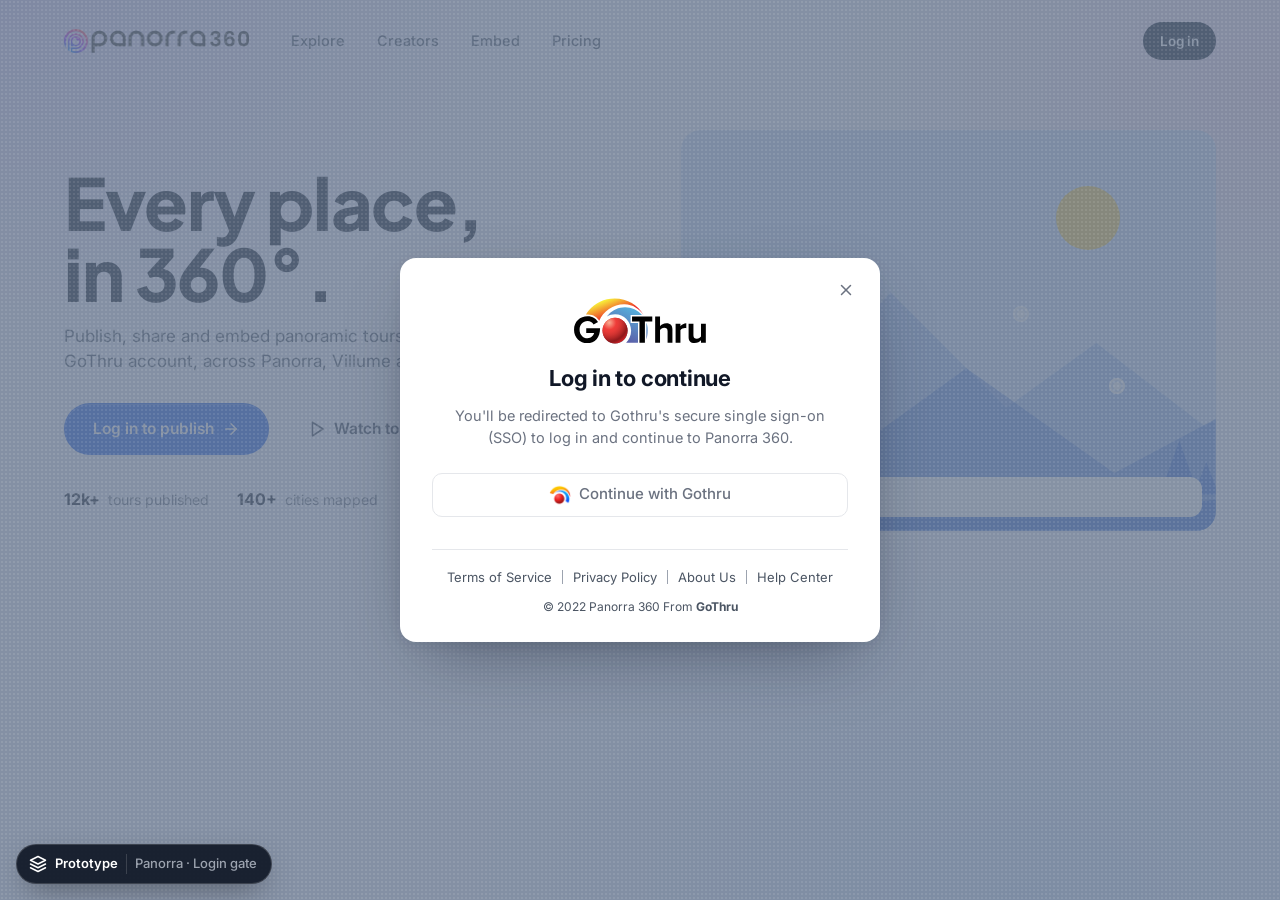
<file: index.html>
<!doctype html>
<html lang="en">
<head>
<meta charset="utf-8">
<meta name="viewport" content="width=device-width, initial-scale=1, viewport-fit=cover">
<title>Resilient SSO Login — Prototype</title>
<meta name="description" content="Panorra × GoThru SSO — Keycloak downtime resilience login prototype (pre-flight probe, maintenance modal, Google & Magic Link fallback).">
<link rel="preconnect" href="https://fonts.googleapis.com">
<link rel="preconnect" href="https://fonts.gstatic.com" crossorigin>
<link href="https://fonts.googleapis.com/css2?family=Inter:wght@400;500;600;700;800&family=Plus+Jakarta+Sans:wght@600;700;800&display=swap" rel="stylesheet">
<link rel="icon" type="image/png" href="assets/logos/panorra360.png">
<link rel="stylesheet" href="style.css">
</head>
<body>

<!-- ================= SVG SPRITE ================= -->
<svg class="sprite" aria-hidden="true" focusable="false">
  <defs>
  </defs>

  <!-- GoThru wordmark (approximation — swap with official asset) -->
  <!-- Official GoThru logo (gmi-logo-light.svg), cropped to its artwork -->
  <symbol id="lg-gothru" viewBox="12 160 1986 684">
<path d="M12.502 631.996C12.502 508.062 104.009 429.329 216.097 429.329C295.031 429.329 344.775 470.44 373.387 516.846L306.475 554.443C288.756 526.835 256.154 503.343 216.122 503.343C146.35 503.343 96.0282 557.982 96.0282 631.996C96.0282 706.01 146.375 760.623 216.122 760.623C270.46 760.623 303.062 724.783 315.059 683.673H196.094V610.236H404.257C404.257 750.032 330.494 834.637 208.668 834.637C104.009 834.637 12.502 755.328 12.502 631.996Z" fill="#010101"/>
<path d="M1118.58 595.955C1115.39 573.793 1110.19 552.284 1103.14 531.679H1100.58V781.53C1105.15 766.12 1108.91 750.383 1111.9 734.371C1112.78 729.752 1113.58 725.134 1114.33 720.516C1118.32 695.017 1120.53 668.865 1120.53 642.211V638.747C1120.51 624.29 1119.78 610.035 1118.58 595.955Z" fill="url(#paint0_linear_gmi)"/>
<path d="M818.607 648.085C818.607 755.002 734.202 841.716 630.095 841.716C525.989 841.716 441.584 755.028 441.584 648.085C441.584 541.167 525.989 454.479 630.095 454.479C734.202 454.479 818.607 541.142 818.607 648.085Z" fill="url(#paint1_linear_gmi)"/>
<path opacity="0.26" d="M630.083 495.012C547.786 495.012 481.051 563.529 481.051 648.085C481.051 732.615 547.761 801.158 630.083 801.158C712.405 801.158 779.115 732.615 779.115 648.085C779.115 563.554 712.379 495.012 630.083 495.012Z" fill="white"/>
<path d="M863.495 413.318H1035.01C972.295 341.387 881.189 296.11 779.768 296.11C682.914 296.11 595.423 337.522 533.129 403.932C528.612 409.528 518.422 419.969 506.525 435.455C542.667 413.268 584.907 400.493 630.083 400.493C763.228 400.493 871.175 511.351 871.175 648.11C871.175 718.736 842.362 782.485 796.182 827.586H975.005V531.681H863.52V413.318H863.495Z" fill="url(#paint2_linear_gmi)"/>
<path d="M623.985 162.235C463.407 162.235 326.196 231.732 236.872 340.708C220.107 361.112 205.098 382.897 191.922 405.887C201.359 404.808 210.971 404.256 220.709 404.256C306.319 404.256 360.405 448.679 391.602 498.951C446.065 355.415 605.563 249.275 763.58 249.275C767.545 249.275 771.461 249.526 775.451 249.677C896.574 253.617 993.729 317.166 1058.43 412.839C976.888 262.904 817.641 162.235 623.985 162.235Z" fill="url(#paint3_linear_gmi)"/>
<path d="M1420.1 827.586V654.886C1420.1 615.532 1400.07 603.184 1369.2 603.184C1340.62 603.184 1318.31 619.623 1306.31 636.088V827.586H1233.1V435.78H1306.31V580.295C1324.03 559.137 1357.78 536.825 1402.96 536.825C1463.57 536.825 1492.76 570.883 1492.76 626.099V827.586H1420.1Z" fill="#010101"/>
<path d="M1540.72 827.584V543.876H1613.36V582.05C1633.38 557.379 1667.12 536.823 1701.43 536.823V609.658C1696.28 608.478 1689.98 607.901 1681.42 607.901C1657.4 607.901 1625.38 622.006 1613.36 640.202V827.584H1540.72Z" fill="#010101"/>
<path d="M1922.71 827.586V791.746C1903.84 812.879 1870.68 834.639 1825.48 834.639C1764.87 834.639 1736.28 800.556 1736.28 745.34V543.878H1808.92V715.975C1808.92 755.329 1828.95 768.254 1859.82 768.254C1887.85 768.254 1910.16 752.392 1922.74 735.953V543.878H1995.37V827.586H1922.71Z" fill="#010101"/>
<path d="M996.917 827.586V509.217H885.381V435.78H1189.64V509.217H1078.71V827.586H996.917Z" fill="#010101"/>
<path d="M629.239 840.06C733.753 840.06 818.478 753.043 818.478 645.701C818.478 538.359 733.753 451.342 629.239 451.342C524.725 451.342 440 538.359 440 645.701C440 753.043 524.725 840.06 629.239 840.06Z" fill="url(#paint4_radial_gmi)"/>
<defs>
<linearGradient id="paint0_linear_gmi" x1="1270.96" y1="294.184" x2="955.241" y2="965.649" gradientUnits="userSpaceOnUse">
<stop stop-color="#51C8EC"/>
<stop offset="0.1031" stop-color="#54BEE5"/>
<stop offset="0.2981" stop-color="#56A7D7"/>
<stop offset="0.5645" stop-color="#5A83BF"/>
<stop offset="0.8887" stop-color="#5A57A4"/>
<stop offset="1" stop-color="#5B449B"/>
</linearGradient>
<linearGradient id="paint1_linear_gmi" x1="478.006" y1="414.87" x2="769.065" y2="861.162" gradientUnits="userSpaceOnUse">
<stop stop-color="#F37221"/>
<stop offset="0.3832" stop-color="#B11F31"/>
<stop offset="0.6115" stop-color="#9F1C35"/>
<stop offset="0.875" stop-color="#388A95"/>
</linearGradient>
<linearGradient id="paint2_linear_gmi" x1="976.165" y1="130.847" x2="625.032" y2="877.624" gradientUnits="userSpaceOnUse">
<stop stop-color="#51C8EC"/>
<stop offset="0.1031" stop-color="#54BEE5"/>
<stop offset="0.2981" stop-color="#56A7D7"/>
<stop offset="0.5645" stop-color="#5A83BF"/>
<stop offset="0.8887" stop-color="#5A57A4"/>
<stop offset="1" stop-color="#5B449B"/>
</linearGradient>
<linearGradient id="paint3_linear_gmi" x1="531.48" y1="169" x2="633.265" y2="430.101" gradientUnits="userSpaceOnUse">
<stop stop-color="#F8ED39"/>
<stop offset="1" stop-color="#EC2227"/>
</linearGradient>
<radialGradient id="paint4_radial_gmi" cx="0" cy="0" r="1" gradientUnits="userSpaceOnUse" gradientTransform="translate(542.871 526.819) scale(334.408 343.475)">
<stop stop-color="#F9AC92"/>
<stop offset="0.3091" stop-color="#EF3D39"/>
<stop offset="0.4198" stop-color="#E53A37"/>
<stop offset="0.5447" stop-color="#D23331"/>
<stop offset="0.6764" stop-color="#B62828"/>
<stop offset="0.8121" stop-color="#921A1D"/>
<stop offset="0.8182" stop-color="#90191C"/>
<stop offset="0.8556" stop-color="#971A1D"/>
<stop offset="0.9062" stop-color="#A91C20"/>
<stop offset="0.964" stop-color="#C91D23"/>
<stop offset="1" stop-color="#E51E25"/>
</radialGradient>
</defs>
  </symbol>
  <!-- Panorra mark -->
  <!-- Google G -->
  <symbol id="lg-google" viewBox="0 0 24 24">
    <path fill="#4285F4" d="M22.56 12.25c0-.78-.07-1.53-.2-2.25H12v4.26h5.92c-.26 1.37-1.04 2.53-2.21 3.31v2.77h3.57c2.08-1.92 3.28-4.74 3.28-8.09z"/>
    <path fill="#34A853" d="M12 23c2.97 0 5.46-.98 7.28-2.66l-3.57-2.77c-.98.66-2.23 1.06-3.71 1.06-2.86 0-5.29-1.93-6.16-4.53H2.18v2.84C3.99 20.53 7.7 23 12 23z"/>
    <path fill="#FBBC05" d="M5.84 14.09c-.22-.66-.35-1.36-.35-2.09s.13-1.43.35-2.09V7.06H2.18C1.43 8.55 1 10.22 1 12s.43 3.45 1.18 4.94l2.85-2.22.81-.63z"/>
    <path fill="#EA4335" d="M12 5.38c1.62 0 3.06.56 4.21 1.64l3.15-3.15C17.45 2.09 14.97 1 12 1 7.7 1 3.99 3.47 2.18 7.06l3.66 2.84c.87-2.6 3.3-4.52 6.16-4.52z"/>
  </symbol>
  <!-- Mountains illustration (colour via currentColor) -->
  <symbol id="ill-mountains" viewBox="0 0 400 160" preserveAspectRatio="xMidYMax slice">
    <path d="M0 112 L58 62 L104 96 L168 28 L232 92 L282 56 L342 102 L400 72 V160 H0Z" fill="currentColor" opacity=".28"/>
    <path d="M0 132 L78 84 L138 122 L210 70 L292 128 L352 96 L400 116 V160 H0Z" fill="currentColor" opacity=".5"/>
    <path d="M40 140 l10 -26 l10 26z M58 142 l8 -20 l8 20z M318 138 l10 -28 l10 28z M336 140 l7 -18 l7 18z" fill="currentColor" opacity=".85"/>
    <path d="M0 160 V142 Q100 124 200 140 T400 134 V160Z" fill="currentColor" opacity=".9"/>
  </symbol>

  <!-- UI icons (24px, stroke) -->
  <symbol id="i-mail" viewBox="0 0 24 24"><rect x="2" y="4" width="20" height="16" rx="2"/><path d="m22 7-8.97 5.7a1.94 1.94 0 0 1-2.06 0L2 7"/></symbol>
  <symbol id="i-lock" viewBox="0 0 24 24"><rect x="3" y="11" width="18" height="11" rx="2"/><path d="M7 11V7a5 5 0 0 1 10 0v4"/></symbol>
  <symbol id="i-eye" viewBox="0 0 24 24"><path d="M2 12s3-7 10-7 10 7 10 7-3 7-10 7-10-7-10-7Z"/><circle cx="12" cy="12" r="3"/></symbol>
  <symbol id="i-arrow" viewBox="0 0 24 24"><path d="M5 12h14"/><path d="m12 5 7 7-7 7"/></symbol>
  <symbol id="i-x" viewBox="0 0 24 24"><path d="M18 6 6 18"/><path d="m6 6 12 12"/></symbol>
  <symbol id="i-shield" viewBox="0 0 24 24"><path d="M20 13c0 5-3.5 7.5-7.66 8.95a1 1 0 0 1-.67-.01C7.5 20.5 4 18 4 13V6a1 1 0 0 1 1-1c2 0 4.5-1.2 6.24-2.72a1.17 1.17 0 0 1 1.52 0C14.51 3.81 17 5 19 5a1 1 0 0 1 1 1z"/><path d="m9 12 2 2 4-4"/></symbol>
  <symbol id="i-refresh" viewBox="0 0 24 24"><path d="M3 12a9 9 0 0 1 9-9 9.75 9.75 0 0 1 6.74 2.74L21 8"/><path d="M21 3v5h-5"/><path d="M21 12a9 9 0 0 1-9 9 9.75 9.75 0 0 1-6.74-2.74L3 16"/><path d="M8 16H3v5"/></symbol>
  <symbol id="i-check" viewBox="0 0 24 24"><path d="M20 6 9 17l-5-5"/></symbol>
  <symbol id="i-link" viewBox="0 0 24 24"><path d="M10 13a5 5 0 0 0 7.54.54l3-3a5 5 0 0 0-7.07-7.07l-1.72 1.71"/><path d="M14 11a5 5 0 0 0-7.54-.54l-3 3a5 5 0 0 0 7.07 7.07l1.71-1.71"/></symbol>
  <symbol id="i-alert" viewBox="0 0 24 24"><path d="m21.73 18-8-14a2 2 0 0 0-3.48 0l-8 14A2 2 0 0 0 4 21h16a2 2 0 0 0 1.73-3"/><path d="M12 9v4"/><path d="M12 17h.01"/></symbol>
  <symbol id="i-cloud" viewBox="0 0 24 24"><path d="M17.5 19H9a7 7 0 1 1 6.71-9h1.79a4.5 4.5 0 1 1 0 9Z"/></symbol>
  <symbol id="i-info" viewBox="0 0 24 24"><circle cx="12" cy="12" r="10"/><path d="M12 16v-4"/><path d="M12 8h.01"/></symbol>
  <symbol id="i-server" viewBox="0 0 24 24"><rect x="2" y="2" width="20" height="8" rx="2"/><rect x="2" y="14" width="20" height="8" rx="2"/><path d="M6 6h.01"/><path d="M6 18h.01"/></symbol>
  <symbol id="i-chev-left" viewBox="0 0 24 24"><path d="m15 18-6-6 6-6"/></symbol>
  <symbol id="i-external" viewBox="0 0 24 24"><path d="M15 3h6v6"/><path d="M10 14 21 3"/><path d="M18 13v6a2 2 0 0 1-2 2H5a2 2 0 0 1-2-2V8a2 2 0 0 1 2-2h6"/></symbol>
  <symbol id="i-search" viewBox="0 0 24 24"><circle cx="11" cy="11" r="8"/><path d="m21 21-4.3-4.3"/></symbol>
  <symbol id="i-home" viewBox="0 0 24 24"><path d="m3 9 9-7 9 7v11a2 2 0 0 1-2 2H5a2 2 0 0 1-2-2z"/><path d="M9 22V12h6v10"/></symbol>
  <symbol id="i-compass" viewBox="0 0 24 24"><circle cx="12" cy="12" r="10"/><path d="m16.24 7.76-2.12 6.36-6.36 2.12 2.12-6.36 6.36-2.12z"/></symbol>
  <symbol id="i-image" viewBox="0 0 24 24"><rect x="3" y="3" width="18" height="18" rx="2"/><circle cx="9" cy="9" r="2"/><path d="m21 15-3.09-3.09a2 2 0 0 0-2.82 0L6 21"/></symbol>
  <symbol id="i-chart" viewBox="0 0 24 24"><path d="M3 3v18h18"/><path d="m19 9-5 5-4-4-3 3"/></symbol>
  <symbol id="i-sliders" viewBox="0 0 24 24"><path d="M4 21v-7"/><path d="M4 10V3"/><path d="M12 21v-9"/><path d="M12 8V3"/><path d="M20 21v-5"/><path d="M20 12V3"/><path d="M1 14h6"/><path d="M9 8h6"/><path d="M17 16h6"/></symbol>
  <symbol id="i-plus" viewBox="0 0 24 24"><path d="M5 12h14"/><path d="M12 5v14"/></symbol>
  <symbol id="i-wifi-off" viewBox="0 0 24 24"><path d="M12 20h.01"/><path d="M8.5 16.43a5 5 0 0 1 7 0"/><path d="M5 12.86a10 10 0 0 1 5.17-2.69"/><path d="M19 12.86a10 10 0 0 0-2-1.52"/><path d="M2 8.82a15 15 0 0 1 4.18-2.64"/><path d="M22 8.82a15 15 0 0 0-11.29-3.76"/><path d="m2 2 20 20"/></symbol>
  <symbol id="i-layers" viewBox="0 0 24 24"><path d="m12 2 10 5-10 5L2 7z"/><path d="m2 17 10 5 10-5"/><path d="m2 12 10 5 10-5"/></symbol>
  <symbol id="i-inbox" viewBox="0 0 24 24"><path d="M22 12h-6l-2 3h-4l-2-3H2"/><path d="M5.45 5.11 2 12v6a2 2 0 0 0 2 2h16a2 2 0 0 0 2-2v-6l-3.45-6.89A2 2 0 0 0 16.76 4H7.24a2 2 0 0 0-1.79 1.11z"/></symbol>
  <symbol id="i-clock" viewBox="0 0 24 24"><circle cx="12" cy="12" r="10"/><path d="M12 6v6l4 2"/></symbol>
  <symbol id="i-zap" viewBox="0 0 24 24"><path d="M4 14a1 1 0 0 1-.78-1.63l9.9-10.2a.5.5 0 0 1 .86.46l-1.92 6.02A1 1 0 0 0 13 10h7a1 1 0 0 1 .78 1.63l-9.9 10.2a.5.5 0 0 1-.86-.46l1.92-6.02A1 1 0 0 0 11 14z"/></symbol>
  <symbol id="i-database" viewBox="0 0 24 24"><ellipse cx="12" cy="5" rx="9" ry="3"/><path d="M3 5V19A9 3 0 0 0 21 19V5"/><path d="M3 12A9 3 0 0 0 21 12"/></symbol>
  <symbol id="i-map" viewBox="0 0 24 24"><path d="M14.1 6.03a2 2 0 0 0 1.79 0l3.66-1.83A1 1 0 0 1 21 5.1v12.28a1 1 0 0 1-.55.9l-4.56 2.28a2 2 0 0 1-1.79 0l-4.21-2.1a2 2 0 0 0-1.79 0l-3.66 1.83A1 1 0 0 1 3 19.38V7.1a1 1 0 0 1 .55-.9l4.56-2.28a2 2 0 0 1 1.79 0z"/><path d="M15 5.76v15"/><path d="M9 3.24v15"/></symbol>
  <symbol id="i-play" viewBox="0 0 24 24"><polygon points="6 3 20 12 6 21 6 3"/></symbol>
</svg>


<!-- =========================================================
     SCREEN 1 — Panorra app (original "Log in to continue" + Maintenance modal)
     ========================================================= -->
<section class="screen is-active" id="scr-app" data-label="Panorra · Login gate">
  <header class="pn-header">
    <a class="pn-brand" href="#" aria-label="Panorra 360 home">
      <img class="pn-word" src="assets/logos/panorra-wordmark.png" alt="Panorra 360" width="185" height="24">
    </a>
    <nav class="pn-nav" aria-label="Main">
      <a href="#">Explore</a><a href="#">Creators</a><a href="#">Embed</a><a href="#">Pricing</a>
    </nav>
    <button class="btn btn-dark btn-sm" data-open-gate>Log in</button>
  </header>

  <main class="pn-hero">
    <div class="pn-hero-copy">
      <h1>Every place, in 360°.</h1>
      <p>Publish, share and embed panoramic tours with a single GoThru account, across Panorra, Villume and TourMkr.</p>
      <div class="pn-hero-cta">
        <button class="btn btn-primary btn-lg" data-open-gate>Log in to publish <svg class="i"><use href="#i-arrow"/></svg></button>
        <a class="btn btn-ghost btn-lg" href="#"><svg class="i"><use href="#i-play"/></svg> Watch tour</a>
      </div>
      <ul class="pn-proof">
        <li><b>12k+</b> tours published</li>
        <li><b>140+</b> cities mapped</li>
      </ul>
    </div>
    <div class="pn-hero-art" aria-hidden="true">
      <div class="pano">
        <div class="pano-sun"></div>
        <div class="pano-track"><svg class="pano-mtn"><use href="#ill-mountains"/></svg><svg class="pano-mtn"><use href="#ill-mountains"/></svg></div>
        <span class="hotspot" style="left:28%;top:56%"></span>
        <span class="hotspot" style="left:62%;top:44%"></span>
        <span class="hotspot" style="left:80%;top:62%"></span>
        <div class="pano-ui"><span class="b360">360°</span><span>Batur Caldera · Bali</span></div>
      </div>
    </div>
  </main>

  <!-- Overlay: hosts the original gate modal + the SSO maintenance modal -->
  <div class="overlay" id="overlay" data-view="gate">
    <!-- ORIGINAL: Log in to continue (unchanged) -->
    <div class="modal modal-gate" role="dialog" aria-modal="true" aria-labelledby="gate-title">
      <button class="modal-x" data-close-overlay aria-label="Close"><svg class="i"><use href="#i-x"/></svg></button>
      <svg class="gate-logo" role="img" aria-label="GoThru"><use href="#lg-gothru"/></svg>
      <h2 id="gate-title" tabindex="-1">Log in to continue</h2>
      <p class="gate-desc">You'll be redirected to Gothru's secure single sign-on (SSO) to log in and continue to Panorra 360.</p>
      <button class="btn-sso" id="login-button" type="button">
        <img class="sso-mark" src="assets/logos/gothru.png" alt="" width="22" height="22"><span>Continue with Gothru</span>
      </button>
      <p class="probe-hint" id="probe-hint" aria-live="polite"></p>
      <hr class="gate-hr">
      <nav class="gate-links" aria-label="Legal">
        <a href="#">Terms of Service</a><a href="#">Privacy Policy</a><a href="#">About Us</a><a href="#">Help Center</a>
      </nav>
      <p class="gate-copy">© 2022 Panorra 360 From <b>GoThru</b></p>
    </div>

    <!-- NEW: SSO Maintenance Modal -->
    <div class="modal modal-maint" id="sso-maintenance-modal" data-mview="main" role="dialog" aria-modal="true" aria-labelledby="maint-title">

      <!-- View: main (polling + fallback) -->
      <div class="mview" data-v="main">
        <div class="mm-body">
        <div class="mm-head">
        <div class="maint-hero" aria-hidden="true">
          <span class="pulse-ring"></span><span class="pulse-ring r2"></span>
          <span class="maint-core"><svg class="i"><use href="#i-server"/></svg></span>
          <span class="maint-badge"><svg class="i"><use href="#i-refresh"/></svg></span>
        </div>
        <div class="mm-head-text">
        <h2 id="maint-title" tabindex="-1">Authentication Service Maintenance</h2>
        <p class="maint-desc">The GoThru Single Sign-On (SSO) service is undergoing brief maintenance (approx. 2–5 minutes). Your account and data are safe.</p>
        </div>
        </div>

        <!-- Polling runs in the background: status stays in the DOM for screen readers only -->
        <div class="status-box sr-only" id="status-box" data-tone="wait">
          <div class="status-row">
            <span class="status-ic" aria-hidden="true">
              <span class="spin s-wait"></span>
              <svg class="i s-ok"><use href="#i-check"/></svg>
              <svg class="i s-warn"><use href="#i-alert"/></svg>
            </span>
            <div id="sso-modal-status" aria-live="polite">Waiting for service to reconnect (checking every 10s)...</div>
          </div>
          <div class="attempts" aria-hidden="true">
            <div class="att" data-n="1"><span class="bar"><i></i></span><span class="att-l">Check 1 · 10s</span></div>
            <div class="att" data-n="2"><span class="bar"><i></i></span><span class="att-l">Check 2 · 20s</span></div>
            <div class="att" data-n="3"><span class="bar"><i></i></span><span class="att-l">Check 3 · 30s</span></div>
          </div>
          <p class="status-meta" id="status-meta"></p>
        </div>

        <p class="mm-note" id="mm-note" hidden></p>

        <!-- Emergency Dual Fallback (after 30s) -->
        <div class="fallback" id="sso-emergency-fallback">
          <div class="fb-inner">
            <div class="fb-content">
              <p class="fb-title">Need immediate access? Log in directly via Google or Magic Link:</p>
              <button class="btn btn-google" id="btn-google-fallback" type="button">
                <svg class="g-ic"><use href="#lg-google"/></svg> Sign in with Google
              </button>
              <div class="or"><span>OR</span></div>
              <form id="magic-link-form" novalidate>
                <label class="sr-only" for="magic-link-email">Registered email</label>
                <div class="ml-row">
                  <div class="input-wrap">
                    <svg class="i"><use href="#i-mail"/></svg>
                    <input class="input" type="email" id="magic-link-email" placeholder="Enter your registered email..." autocomplete="email" inputmode="email" required>
                  </div>
                  <button type="submit" class="btn btn-primary" id="btn-magic-link">Send Magic Link</button>
                </div>
                <div id="magic-link-status" class="form-msg" role="status"></div>
              </form>
              <p class="fb-note"><svg class="i"><use href="#i-shield"/></svg> Passwordless · single-use link · expires in 15 minutes</p>
            </div>
          </div>
        </div>
        </div>

        <div class="sso-modal-actions">
          <button class="btn btn-secondary" id="btn-dismiss" type="button">Dismiss</button>
          <button class="btn btn-primary" id="btn-retry" type="button"><svg class="i"><use href="#i-refresh"/></svg> Retry Now</button>
        </div>
      </div>

      <!-- View: magic link sent / resent -->
      <div class="mview" data-v="sent">
        <button class="modal-back" id="ml-back" aria-label="Back"><svg class="i"><use href="#i-chev-left"/></svg></button>
        <div class="mail-ill" aria-hidden="true">
          <!-- Magic-link envelope: lands, flap opens, letter rises, badge pops, sparkles, then floats -->
          <svg viewBox="0 0 180 156">
            <defs>
              <linearGradient id="ml-bg" x1="0" y1="0" x2="1" y2="1"><stop offset="0" stop-color="#ede9fe"/><stop offset="1" stop-color="#dbeafe"/></linearGradient>
              <linearGradient id="ml-pocket" x1="0" y1="0" x2="1" y2="1"><stop offset="0" stop-color="#3b82f6"/><stop offset="1" stop-color="#7c3aed"/></linearGradient>
              <linearGradient id="ml-flap" x1="0" y1="0" x2="0" y2="1"><stop offset="0" stop-color="#93c5fd"/><stop offset="1" stop-color="#818cf8"/></linearGradient>
              <clipPath id="ml-clip"><rect x="0" y="0" width="180" height="124"/></clipPath>
            </defs>
            <circle class="ml-disc" cx="90" cy="76" r="62" fill="url(#ml-bg)"/>
            <g class="ml-orbit"><circle cx="90" cy="76" r="72" fill="none" stroke="#c4b5fd" stroke-width="1.5" stroke-dasharray="2 7" stroke-linecap="round"/><circle cx="162" cy="76" r="4" fill="#8b5cf6"/></g>
            <ellipse class="ml-shadow" cx="90" cy="140" rx="42" ry="5" fill="#1e1b4b" opacity=".12"/>
            <g class="ml-float">
              <g class="ml-drop">
                <rect x="40" y="62" width="100" height="62" rx="10" fill="#c7d2fe"/>
                <path class="ml-flap-open" d="M40 68 Q40 62 46 62 H134 Q140 62 140 68 L94 34 Q90 31 86 34 Z" fill="#a5b4fc"/>
                <g clip-path="url(#ml-clip)">
                  <g class="ml-letter">
                    <rect x="52" y="40" width="76" height="70" rx="8" fill="#fff" stroke="#e0e7ff" stroke-width="1.5"/>
                    <circle cx="90" cy="60" r="11" fill="#eef2ff"/>
                    <path d="M87 62.5a3.5 3.5 0 0 0 5 .3l2.3-2.3a3.5 3.5 0 0 0-5-5l-1 1M93 57.5a3.5 3.5 0 0 0-5-.3l-2.3 2.3a3.5 3.5 0 0 0 5 5l1-1" fill="none" stroke="#4f46e5" stroke-width="1.8" stroke-linecap="round"/>
                    <rect x="66" y="78" width="48" height="5" rx="2.5" fill="#e0e7ff"/>
                    <rect x="72" y="88" width="36" height="5" rx="2.5" fill="#eef2ff"/>
                  </g>
                </g>
                <path d="M40 70 L90 102 L140 70 V114 a10 10 0 0 1 -10 10 H50 a10 10 0 0 1 -10 -10 Z" fill="url(#ml-pocket)"/>
                <path d="M42 122 L80 94 M138 122 L100 94" stroke="#fff" stroke-opacity=".22" stroke-width="2" stroke-linecap="round"/>
                <path class="ml-flap-closed" d="M40 68 Q40 62 46 62 H134 Q140 62 140 68 L94 96 Q90 99 86 96 Z" fill="url(#ml-flap)"/>
              </g>
              <g class="ml-badge"><circle cx="134" cy="116" r="15" fill="#10b981" stroke="#fff" stroke-width="4"/><path d="M127.5 116.5l4.5 4.5 8.5-9" fill="none" stroke="#fff" stroke-width="3.2" stroke-linecap="round" stroke-linejoin="round"/></g>
            </g>
            <path class="ml-star s1" d="M30 40l2.4 6.6L39 49l-6.6 2.4L30 58l-2.4-6.6L21 49l6.6-2.4z" fill="#f59e0b"/>
            <path class="ml-star s2" d="M150 26l1.8 5 5 1.8-5 1.8-1.8 5-1.8-5-5-1.8 5-1.8z" fill="#ec4899"/>
            <path class="ml-star s3" d="M160 100l1.5 4 4 1.5-4 1.5-1.5 4-1.5-4-4-1.5 4-1.5z" fill="#8b5cf6"/>
            <circle class="ml-star s4" cx="24" cy="98" r="3" fill="#60a5fa"/>
          </svg>
        </div>
        <h2 id="sent-title" tabindex="-1">Check your email</h2>
        <p class="sent-lead"><span id="sent-lead">We've sent a sign-in link to</span><br><b id="sent-email">you@example.com</b></p>
        <p class="sent-sub" id="sent-sub">Click the link in your email to continue to Panorra. The link will expire in 15 minutes.</p>
        <div class="banner banner-ok" id="sent-banner"><svg class="i"><use href="#i-check"/></svg><span>Magic link sent! Please check your email inbox and spam folder.</span></div>
        <button class="btn btn-primary btn-block" id="btn-open-mail" type="button"><svg class="i"><use href="#i-external"/></svg> Open Email App</button>
        <div class="or"><span>or</span></div>
        <button class="btn btn-secondary btn-block" id="btn-resend" type="button" disabled>Resend Link (60s)</button>
        <div class="banner banner-warn" id="resend-msg" hidden></div>
        <button class="link-btn" id="btn-diff-email" type="button"><svg class="i"><use href="#i-chev-left"/></svg> Use a different email</button>
      </div>
    </div>
  </div>
</section>


<!-- =========================================================
     SCREEN 2 — Redirecting to SSO (probe OK)
     ========================================================= -->
<section class="screen screen-center scene pf-screen" id="scr-preflight" data-label="Pre-flight check">
  <div class="horizon" aria-hidden="true"><span class="hz-sun"></span><svg class="hz-mtn"><use href="#ill-mountains"/></svg></div>
  <div class="card card-status vf-card pf-card">
    <div class="vf-brand"><img src="assets/logos/panorra-wordmark.png" alt="Panorra 360" width="208" height="27"></div>
    <div class="ring-ill" aria-hidden="true"><span class="arc"></span><span class="ring-core"><svg class="i ring-cloud"><use href="#i-cloud"/></svg><span class="ring-badge"><svg class="i rb-ok"><use href="#i-check"/></svg></span></span></div>
    <h1 tabindex="-1" id="pf-title">Preparing your sign-in</h1>
    <p id="pf-desc" aria-live="polite">We're checking the best way to sign you in to Panorra. This will only take a moment.</p>
    <ol class="steps" id="pf-steps">
      <li><span class="s-ic"><svg class="i ic-ok"><use href="#i-check"/></svg><svg class="i ic-x"><use href="#i-x"/></svg></span>Checking connection</li>
      <li><span class="s-ic"><svg class="i ic-ok"><use href="#i-check"/></svg><svg class="i ic-x"><use href="#i-x"/></svg></span>Preparing secure sign-in</li>
      <li><span class="s-ic"><svg class="i ic-ok"><use href="#i-check"/></svg><svg class="i ic-x"><use href="#i-x"/></svg></span>Finalizing setup</li>
      <li><span class="s-ic"><svg class="i ic-ok"><use href="#i-check"/></svg><svg class="i ic-x"><use href="#i-x"/></svg></span>Almost there...</li>
    </ol>
  </div>
</section>

<section class="screen screen-center scene" id="scr-redirect" data-label="Redirect to GoThru SSO">
  <div class="horizon" aria-hidden="true"><span class="hz-sun"></span><svg class="hz-mtn"><use href="#ill-mountains"/></svg></div>
  <div class="card card-status">
    <div class="rd-ill" aria-hidden="true">
      <div class="rd-win">
        <div class="rd-bar"><i></i><i></i><i></i></div>
        <svg class="rd-logo"><use href="#lg-gothru"/></svg>
      </div>
      <span class="rd-spin"><span class="spin"></span></span>
    </div>
    <h1>Continuing to your account</h1>
    <p>We're securely redirecting you to continue with your account.</p>
    <div class="progress" id="rd-progress"><i></i></div>
    <p class="secure-note"><svg class="i"><use href="#i-shield"/></svg><span>Secure sign-in with Gothru<small>Powered by Gothru SSO</small></span></p>
  </div>
</section>


<!-- =========================================================
     SCREEN 3 — ORIGINAL GoThru SSO login (id.gothru.org)
     ========================================================= -->
<section class="screen" id="scr-gothru-login" data-label="GoThru SSO login (original)">
  <div class="gt-login">
    <aside class="gt-side">
      <div class="gt-side-inner">
        <svg class="gt-logo" role="img" aria-label="GoThru"><use href="#lg-gothru"/></svg>
        <p class="gt-tagline">One account for your entire 360° workflow.</p>
        <article class="gt-appcard">
          <div class="gt-appcard-head">
            <span class="gt-appicon"><img src="assets/logos/gothru.png" alt="" width="28" height="28"></span>
            <div class="gt-appname"><h3>GoThru</h3><p>Central Tour Publishing</p></div>
            <span class="gt-badge">CORE CLOUD HUB</span>
          </div>
          <p class="gt-appdesc">Central command center for organizing, batch-editing, and publishing 360° virtual tours directly to Google Street View and hosting platforms.</p>
          <div class="gt-tags"><span>Tour Manager</span><span>Street View API</span><span>Cloud CMS</span></div>
        </article>
        <div class="gt-apps" aria-hidden="true">
          <span class="on"><img src="assets/logos/gothru.png" alt=""></span>
          <span><img src="assets/logos/panorra360.png" alt=""></span>
          <span><img src="assets/logos/streetbuilder.png" alt=""></span>
          <span><img src="assets/logos/tourmkr.png" alt=""></span>
          <span><img src="assets/logos/streeteditor.png" alt=""></span>
          <span><img src="assets/logos/viewer360.png" alt=""></span>
          <span><img src="assets/logos/mapthru.png" alt=""></span>
          <span><img src="assets/logos/villume.png" alt=""></span>
          <span><img src="assets/logos/photoviewer.png" alt=""></span>
        </div>
        <div class="gt-dots" aria-hidden="true"><i class="on"></i><i></i><i></i><i></i><i></i><i></i><i></i><i></i><i></i></div>
        <footer class="gt-foot">
          <nav aria-label="GoThru links"><a href="#">GoThru.co</a><a href="#">Documentation</a><a href="#">Tutorials</a><a href="#">FAQ</a><a href="#">Support</a></nav>
          <p>© 2026 GoThru. All rights reserved. • Powering a more connected work ecosystem.</p>
        </footer>
      </div>
    </aside>

    <main class="gt-main">
      <form class="gt-form" id="gt-form" novalidate>
        <svg class="gt-form-logo" role="img" aria-label="GoThru"><use href="#lg-gothru"/></svg>
        <h1>Welcome back</h1>
        <p class="gt-sub">Sign in to your GoThru account</p>

        <label for="gt-email">Email Address</label>
        <div class="gt-input">
          <svg class="i"><use href="#i-mail"/></svg>
          <input id="gt-email" type="email" value="testergothru@gmail.com" autocomplete="email">
        </div>

        <label for="gt-pass">Password</label>
        <div class="gt-input">
          <svg class="i"><use href="#i-lock"/></svg>
          <input id="gt-pass" type="password" placeholder="Enter your password" autocomplete="current-password">
          <button type="button" class="gt-eye" id="gt-eye" aria-label="Show password"><svg class="i"><use href="#i-eye"/></svg></button>
        </div>
        <p class="gt-err" id="gt-err" hidden>Please enter your password.</p>

        <label class="gt-check"><input type="checkbox" id="gt-agree"> <span>I agree to the GoThru <a href="#">Terms of Service</a> and <a href="#">Privacy Policy</a>.</span></label>
        <label class="gt-check"><input type="checkbox"> <span>Keep me signed in</span></label>
        <a class="gt-forgot" href="#">Forgot password?</a>

        <button class="gt-submit" id="gt-submit" type="submit" disabled>Sign in <svg class="i"><use href="#i-arrow"/></svg></button>

        <div class="gt-or"><span>or continue with</span></div>
        <button class="gt-google" id="gt-google" type="button"><svg class="g-ic"><use href="#lg-google"/></svg> Continue with Google</button>
        <p class="gt-signup">Don't have an account? <a href="#">Create an account</a></p>
      </form>
    </main>
  </div>
</section>


<!-- =========================================================
     SCREEN 4 — ORIGINAL status cards (Completing / Complete / Welcome back)
     ========================================================= -->
<section class="screen screen-center scene" id="scr-status" data-label="Sign-in status">
  <div class="horizon" aria-hidden="true"><span class="hz-sun"></span><svg class="hz-mtn"><use href="#ill-mountains"/></svg></div>
  <div class="card card-status vf-card st-card" id="st-card">
    <svg class="st-logo" role="img" aria-label="GoThru"><use href="#lg-gothru"/></svg>
    <div class="st-visual" id="st-visual"></div>
    <h1 id="st-title">Completing GoThru sign in</h1>
    <p id="st-desc">Verifying your account and preparing your session.</p>
    <ol class="steps st-steps" id="st-list"></ol>
  </div>
</section>


<!-- =========================================================
     SCREEN 5 — Emergency email (inbox preview)
     ========================================================= -->
<section class="screen soft-bg" id="scr-email" data-label="Emergency login email">
  <div class="mail-shell">
    <header class="mail-top">
      <button class="link-btn" id="mail-back" type="button"><svg class="i"><use href="#i-chev-left"/></svg> Back to Panorra</button>
      <span class="mail-app"><svg class="i"><use href="#i-inbox"/></svg> Inbox</span>
    </header>
    <article class="mail">
      <div class="mail-meta">
        <h1 class="mail-subject">⚡ Emergency Login Link - GoThru SSO Outage Fallback</h1>
        <div class="mail-from">
          <span class="avatar av-gt" aria-hidden="true">G</span>
          <div><b>GoThru Security</b> <span class="muted">&lt;no-reply@id.gothru.org&gt;</span><br><small>to <span id="mail-to">you@example.com</span> · just now</small></div>
        </div>
      </div>
      <div class="mail-body">
        <div class="mt-card">
          <div class="mt-brand">
            <svg class="mt-gt"><use href="#lg-gothru"/></svg><span class="mt-x">×</span>
            <img class="mt-pn" src="assets/logos/panorra-wordmark.png" alt="Panorra 360" width="154" height="20">
          </div>
          <span class="mt-icon"><svg class="i"><use href="#i-zap"/></svg></span>
          <h2>Your emergency sign-in link</h2>
          <p>Click below to sign in to your account. This link expires in 15 minutes:</p>
          <button class="btn btn-primary btn-lg" id="mail-signin" type="button">Sign In to My Account</button>
          <p class="mt-small">Button not working? Paste this URL into your browser:</p>
          <code class="mt-url">https://panorra.com/auth/magic-link/verify?token=eyJhbGciOiJIUzI1NiJ9.eyJzdWIiOi...</code>
          <span class="mt-notice"><svg class="i"><use href="#i-clock"/></svg> This single-use link expires in 15 minutes.</span>
          <p class="mt-warn"><svg class="i"><use href="#i-shield"/></svg> If you did not request this login link, you can safely ignore this email.</p>
        </div>
        <p class="mt-foot">© 2026 GoThru · Sent because an emergency sign-in was requested for Panorra.</p>
      </div>
    </article>
  </div>
</section>


<!-- =========================================================
     SCREEN 6 — /auth/magic-link/verify
     ========================================================= -->
<section class="screen screen-center scene" id="scr-verify" data-label="Magic link verify">
  <div class="horizon" aria-hidden="true"><span class="hz-sun"></span><svg class="hz-mtn"><use href="#ill-mountains"/></svg></div>
  <div class="card card-status vf-card" id="vf-card" data-state="verifying">
    <div class="vf-brand"><img src="assets/logos/panorra-wordmark.png" alt="Panorra 360" width="208" height="27"></div>

    <div class="vf-view" data-v="verifying">
      <div class="ring-ill" aria-hidden="true"><span class="arc"></span><span class="ring-core"><svg class="i"><use href="#i-link"/></svg></span></div>
      <h1>Verifying your sign-in link</h1>
      <p>Please wait a moment while we validate your link.</p>
      <ol class="steps" id="vf-steps">
        <li><span class="s-ic"><svg class="i ic-ok"><use href="#i-check"/></svg><svg class="i ic-x"><use href="#i-x"/></svg></span>Checking link validity</li>
        <li><span class="s-ic"><svg class="i ic-ok"><use href="#i-check"/></svg><svg class="i ic-x"><use href="#i-x"/></svg></span>Signing you in securely</li>
        <li><span class="s-ic"><svg class="i ic-ok"><use href="#i-check"/></svg><svg class="i ic-x"><use href="#i-x"/></svg></span>Setting up your account</li>
      </ol>
    </div>

    <div class="vf-view" data-v="success">
      <div class="success-ill" aria-hidden="true">
        <!-- 360° lens: panorama pans inside, orbit ring draws in, check is drawn, confetti bursts -->
        <svg viewBox="0 0 360 184">
          <defs>
            <clipPath id="sx-clip"><circle cx="180" cy="88" r="60"/></clipPath>
            <linearGradient id="sx-sky" x1="0" y1="0" x2="0" y2="1"><stop offset="0" stop-color="#c7d2fe"/><stop offset=".7" stop-color="#fbe4f1"/></linearGradient>
            <linearGradient id="sx-ring" x1="0" y1="0" x2="1" y2="0"><stop offset="0" stop-color="#60a5fa"/><stop offset=".5" stop-color="#8b5cf6"/><stop offset="1" stop-color="#ec4899"/></linearGradient>
            <g id="sx-range">
              <path d="M0 112 L40 86 L70 100 L120 66 L170 98 L210 80 L260 104 L300 74 L360 112 V184 H0Z" fill="#a5b4fc"/>
              <path d="M0 126 L50 102 L95 122 L150 94 L205 124 L250 106 L300 126 L330 112 L360 126 V184 H0Z" fill="#7c83f0"/>
              <path d="M60 128 l7 -18 l7 18z M74 130 l5 -13 l5 13z M236 128 l7 -20 l7 20z M250 130 l5 -12 l5 12z" fill="#4f46e5"/>
              <path d="M0 136 Q90 128 180 136 T360 136 V184 H0Z" fill="#6366f1"/>
            </g>
          </defs>
          <circle class="sx-pulse" cx="180" cy="88" r="70" fill="#8b5cf6" opacity=".12"/>
          <g class="sx-ringwrap"><path class="sx-ring" pathLength="100" d="M66 102 A114 26 -10 1 1 294 62 A114 26 -10 1 1 66 102" fill="none" stroke="url(#sx-ring)" stroke-width="3" stroke-linecap="round" opacity=".55"/></g>
          <g class="sx-lens">
            <circle cx="180" cy="88" r="66" fill="#fff"/>
            <g clip-path="url(#sx-clip)">
              <rect x="110" y="20" width="140" height="140" fill="url(#sx-sky)"/>
              <circle cx="206" cy="62" r="11" fill="#fde68a"/>
              <g class="sx-pan"><use href="#sx-range"/><use href="#sx-range" x="360"/></g>
            </g>
          </g>
          <path class="sx-ring sx-front" pathLength="100" d="M66 102 A114 26 -10 0 0 294 62" fill="none" stroke="url(#sx-ring)" stroke-width="3" stroke-linecap="round"/>
          <circle class="sx-dot" r="5" fill="#ec4899" stroke="#fff" stroke-width="2">
            <animateMotion dur="7s" begin="1.2s" repeatCount="indefinite" path="M66 102 A114 26 -10 1 1 294 62 A114 26 -10 1 1 66 102"/>
          </circle>
          <g class="sx-badge"><circle cx="226" cy="134" r="21" fill="#10b981" stroke="#fff" stroke-width="5"/><path class="sx-tick" pathLength="1" d="M216.5 134.5l6.5 6.5 12.5-13" fill="none" stroke="#fff" stroke-width="4" stroke-linecap="round" stroke-linejoin="round"/></g>
          <g class="sx-confetti">
            <rect style="--x:-112px;--y:-58px;--r:200deg" x="177" y="85" width="6" height="10" rx="1.5" fill="#f59e0b"/>
            <rect style="--x:-128px;--y:6px;--r:-160deg" x="177" y="85" width="6" height="10" rx="1.5" fill="#8b5cf6"/>
            <circle style="--x:-96px;--y:52px;--r:0deg" cx="180" cy="88" r="4" fill="#60a5fa"/>
            <rect style="--x:-58px;--y:-76px;--r:120deg" x="177" y="85" width="6" height="10" rx="1.5" fill="#ec4899"/>
            <circle style="--x:52px;--y:-80px;--r:0deg" cx="180" cy="88" r="3.5" fill="#10b981"/>
            <rect style="--x:116px;--y:-52px;--r:-220deg" x="177" y="85" width="6" height="10" rx="1.5" fill="#60a5fa"/>
            <rect style="--x:132px;--y:10px;--r:160deg" x="177" y="85" width="6" height="10" rx="1.5" fill="#f59e0b"/>
            <circle style="--x:104px;--y:58px;--r:0deg" cx="180" cy="88" r="4" fill="#ec4899"/>
          </g>
          <path class="sx-star t1" d="M84 34l2.6 7 7 2.6-7 2.6-2.6 7-2.6-7-7-2.6 7-2.6z" fill="#f59e0b"/>
          <path class="sx-star t2" d="M282 120l2 5.4 5.4 2-5.4 2-2 5.4-2-5.4-5.4-2 5.4-2z" fill="#8b5cf6"/>
          <path class="sx-star t3" d="M292 30l1.6 4.4 4.4 1.6-4.4 1.6-1.6 4.4-1.6-4.4-4.4-1.6 4.4-1.6z" fill="#ec4899"/>
        </svg>
      </div>
      <h1>Welcome to Panorra</h1>
      <p>You've successfully signed in.<br>Let's start exploring amazing places!</p>
      <button class="btn btn-primary btn-block btn-lg" id="vf-continue" type="button">Continue</button>
    </div>

    <div class="vf-view" data-v="error">
      <div class="err-ill" aria-hidden="true">
        <!-- Broken link: link glyph draws in, shakes, snaps into two halves with a crack, X badge pops, halves sway -->
        <svg viewBox="0 0 180 156">
          <defs>
            <linearGradient id="er-bg" x1="0" y1="0" x2="1" y2="1"><stop offset="0" stop-color="#ffe4e6"/><stop offset="1" stop-color="#fdf2f8"/></linearGradient>
            <linearGradient id="er-ink" x1="0" y1="0" x2="1" y2="1"><stop offset="0" stop-color="#4f46e5"/><stop offset="1" stop-color="#7c3aed"/></linearGradient>
          </defs>
          <circle class="er-disc" cx="90" cy="76" r="64" fill="url(#er-bg)"/>
          <g class="er-orbit"><circle cx="90" cy="76" r="73" fill="none" stroke="#fda4af" stroke-width="1.5" stroke-dasharray="2 7" stroke-linecap="round"/></g>
          <circle class="er-core" cx="90" cy="76" r="44" fill="#fff"/>
          <g class="er-glyph" fill="none" stroke="url(#er-ink)" stroke-width="2.3" stroke-linecap="round" stroke-linejoin="round">
            <g class="er-a"><g class="er-a-in"><g transform="translate(62 48) scale(2.33)"><path pathLength="1" d="M10 13a5 5 0 0 0 7.54.54l3-3a5 5 0 0 0-7.07-7.07l-1.72 1.71"/></g></g></g>
            <g class="er-b"><g class="er-b-in"><g transform="translate(62 48) scale(2.33)"><path pathLength="1" d="M14 11a5 5 0 0 0-7.54-.54l-3 3a5 5 0 0 0 7.07 7.07l1.71-1.71"/></g></g></g>
          </g>
          <path class="er-crack" d="M93 67 l-5 8 h6 l-5 8" fill="none" stroke="#f43f5e" stroke-width="2.6" stroke-linecap="round" stroke-linejoin="round"/>
          <g class="er-sparks" stroke-linecap="round" stroke-width="3">
            <path d="M126 22 l-3 9" stroke="#f43f5e"/>
            <path d="M140 32 l-8 5" stroke="#f43f5e"/>
            <path d="M144 48 h-8" stroke="#fb7185"/>
          </g>
          <g class="er-badge"><circle cx="122" cy="108" r="15" fill="#ef4444" stroke="#fff" stroke-width="4"/><path d="M116.5 102.5l11 11M127.5 102.5l-11 11" stroke="#fff" stroke-width="3.2" stroke-linecap="round"/></g>
          <path class="er-star s1" d="M30 46l2.2 6 6 2.2-6 2.2-2.2 6-2.2-6-6-2.2 6-2.2z" fill="#fb7185"/>
          <circle class="er-star s2" cx="40" cy="112" r="3" fill="#a5b4fc"/>
        </svg>
      </div>
      <h1>This link is no longer valid</h1>
      <p>The sign-in link may have expired or has already been used.</p>
      <div class="banner banner-err"><svg class="i"><use href="#i-alert"/></svg><span id="vf-err-detail">This magic link has already been used.</span></div>
      <button class="btn btn-primary btn-block" id="vf-new" type="button">Request a new link</button>
      <div class="or"><span>or</span></div>
      <button class="btn btn-secondary btn-block" id="vf-diff" type="button">Use a different email</button>
    </div>
  </div>
</section>


<!-- =========================================================
     SCREEN 7 — Panorra dashboard (session resilience + app-to-app)
     ========================================================= -->
<section class="screen" id="scr-dashboard" data-label="Panorra dashboard">
  <div class="db">
    <aside class="db-side">
      <a class="db-brand" href="#"><img class="pn-word" src="assets/logos/panorra-wordmark.png" alt="Panorra 360" width="185" height="24"></a>
      <nav class="db-nav" aria-label="Dashboard">
        <a class="on" href="#"><svg class="i"><use href="#i-home"/></svg>Dashboard</a>
        <a href="#"><svg class="i"><use href="#i-compass"/></svg>My tours</a>
        <a href="#"><svg class="i"><use href="#i-image"/></svg>Panoramas</a>
        <a href="#"><svg class="i"><use href="#i-map"/></svg>Maps</a>
        <a href="#"><svg class="i"><use href="#i-chart"/></svg>Analytics</a>
        <a href="#"><svg class="i"><use href="#i-sliders"/></svg>Settings</a>
      </nav>
      <div class="db-side-card">
        <img class="sso-mark" src="assets/logos/gothru.png" alt="" width="22" height="22">
        <div><b>GoThru SSO</b><small id="sso-health">Connected</small></div>
        <span class="health-dot" id="health-dot"></span>
      </div>
    </aside>

    <div class="db-main">
      <header class="db-top">
        <a class="db-mbrand" href="#" aria-label="Panorra 360"><img class="pn-icon" src="assets/logos/panorra360.png" alt="" width="32" height="32"></a>
        <div class="db-search"><svg class="i"><use href="#i-search"/></svg><input type="search" placeholder="Search tours, places…" aria-label="Search"></div>
        <span class="chip chip-blue" id="db-session-chip" hidden></span>
        <div class="db-user">
          <span class="avatar av-user" aria-hidden="true">ES</span>
          <div><b>Eko Syaepulloh Qa</b><small>eko@gothru.co</small></div>
        </div>
      </header>

      <!-- Non-blocking session banner (token refresh failed: 502/503/timeout) -->
      <div class="session-banner" id="session-banner" data-tone="warn" role="status">
        <span class="sb-ic"><svg class="i sb-warn"><use href="#i-wifi-off"/></svg><svg class="i sb-ok"><use href="#i-check"/></svg></span>
        <div class="sb-text">
          <b id="sb-title">Authentication service is temporarily unavailable. Your active session remains functional.</b>
          <span id="sb-sub">You can continue reading your data, but new changes or re-authentications may be delayed.</span>
        </div>
        <span class="sb-meta" id="sb-meta"></span>
        <button class="btn btn-secondary btn-sm" id="sb-retry" type="button"><svg class="i"><use href="#i-refresh"/></svg> Retry Now</button>
      </div>

      <div class="db-content">
        <div class="db-hello">
          <div>
            <h1>Welcome back, Eko</h1>
            <p>Here's what's happening with your 360° tours today.</p>
          </div>
          <button class="btn btn-primary" id="btn-import" type="button"><svg class="i"><use href="#i-plus"/></svg> Import from GoThru</button>
        </div>

        <div class="db-stats">
          <div class="stat"><span>Published tours</span><b>24</b><small class="up">+3 this month</small></div>
          <div class="stat"><span>Total views</span><b>18.2k</b><small class="up">+12.4%</small></div>
          <div class="stat"><span>Panoramas</span><b>312</b><small>across 9 projects</small></div>
          <div class="stat"><span>Avg. time on tour</span><b>3m 41s</b><small class="up">+18s</small></div>
        </div>

        <section class="db-section">
          <div class="db-sec-head">
            <h2>Your tours <small>synced from GoThru Dashboard</small></h2>
            <span class="sync-pill" id="sync-pill"></span>
          </div>
          <div class="banner banner-warn" id="stale-banner" hidden><svg class="i"><use href="#i-database"/></svg><span><b>Displaying cached data. Sync will resume shortly.</b><br><small>Last synced 2 hours ago · served from cache due to temporary service maintenance.</small></span></div>
          <div id="tour-grid"></div>
        </section>
      </div>
    </div>
  </div>

  <!-- Import dialog (App-to-App data exchange) -->
  <div class="overlay" id="import-overlay" data-view="import">
    <div class="modal modal-import" id="modal-import" data-state="loading" role="dialog" aria-modal="true" aria-labelledby="imp-title">
      <div class="imp-head">
        <div><h2 id="imp-title" tabindex="-1">Select from my GoThru</h2><p>Choose a tour or panorama to embed in your post.</p></div>
        <button class="modal-x" data-close-import aria-label="Close"><svg class="i"><use href="#i-x"/></svg></button>
      </div>

      <div class="imp-view" data-v="loading">
        <div class="imp-ill" aria-hidden="true"><svg class="i big"><use href="#i-map"/></svg><span class="imp-badge spin-slow"><svg class="i"><use href="#i-refresh"/></svg></span></div>
        <h3>Loading your GoThru data...</h3>
        <p>We're fetching your latest tours and panoramas. This may take a few seconds.</p>
        <div class="ctx-card">
          <small>You're signed in as</small>
          <div class="ctx-row"><span class="avatar av-user sm">ES</span><div><b>Eko Syaepulloh Qa</b><small>eko@gothru.co</small></div><img class="sso-mark" src="assets/logos/gothru.png" alt="" width="22" height="22"></div>
        </div>
        <button class="link-btn" type="button">Use a different GoThru account</button>
      </div>

      <div class="imp-view" data-v="list">
        <div class="imp-tabs" role="tablist"><button class="on" role="tab" aria-selected="true">Tours (6)</button><button role="tab" aria-selected="false">Panoramas (12)</button></div>
        <div class="banner banner-warn imp-stale"><svg class="i"><use href="#i-database"/></svg><span>Displaying cached data. Sync will resume shortly.</span></div>
        <div class="imp-search"><svg class="i"><use href="#i-search"/></svg><input type="search" placeholder="Search your tours..." aria-label="Search your tours"></div>
        <div class="imp-list" id="imp-list"></div>
      </div>

      <div class="imp-view" data-v="empty">
        <div class="imp-ill" aria-hidden="true"><svg class="i big"><use href="#i-compass"/></svg></div>
        <h3>You don't have any tours yet</h3>
        <p>Looks like you haven't created any tours or panoramas on GoThru yet. Your account is still being set up. Content will appear once sync completes.</p>
        <button class="btn btn-primary btn-block" type="button"><svg class="i"><use href="#i-external"/></svg> Create on GoThru</button>
        <div class="or"><span>or</span></div>
        <button class="btn btn-secondary btn-block" type="button"><svg class="i"><use href="#i-link"/></svg> Add link instead</button>
      </div>

      <div class="imp-view" data-v="unavailable">
        <div class="imp-ill warn" aria-hidden="true"><svg class="i big"><use href="#i-map"/></svg><span class="imp-badge bang">!</span></div>
        <h3>Your content isn't available right now</h3>
        <p>You can try again or add a GoThru tour link instead.</p>
        <button class="btn btn-primary btn-block" id="imp-retry" type="button"><svg class="i"><use href="#i-refresh"/></svg> Try again</button>
        <div class="or"><span>or</span></div>
        <button class="btn btn-secondary btn-block" type="button"><svg class="i"><use href="#i-link"/></svg> Add link instead</button>
      </div>

      <div class="imp-foot">
        <button class="btn btn-secondary" data-close-import type="button">Cancel</button>
        <button class="btn btn-primary" id="imp-select" type="button" disabled>Select</button>
      </div>
    </div>
  </div>
</section>

<!-- Toast -->
<div class="toast" id="toast" role="status" aria-live="polite">
  <span class="toast-ic"><svg class="i"><use href="#i-check"/></svg></span>
  <span class="toast-msg" id="toast-msg"></span>
  <button class="toast-x" id="toast-x" aria-label="Close"><svg class="i"><use href="#i-x"/></svg></button>
</div>


<!-- =========================================================
     PROTOTYPE CONTROLS (designer-only, not part of product UI)
     ========================================================= -->
<button class="proto-fab" id="proto-fab" aria-expanded="false" aria-controls="proto-panel">
  <svg class="i"><use href="#i-layers"/></svg><span>Prototype</span><em id="proto-current">Login gate</em>
</button>
<aside class="proto-panel" id="proto-panel" aria-label="Prototype controls">
  <div class="pp-head">
    <div><b>Prototype controls</b><small>Keycloak downtime resilience · Panorra × GoThru SSO</small></div>
    <button class="modal-x" id="proto-close" aria-label="Close"><svg class="i"><use href="#i-x"/></svg></button>
  </div>

  <div class="pp-group">
    <span class="pp-label">Keycloak status at click</span>
    <div class="seg" role="radiogroup">
      <label><input type="radio" name="scenario" value="healthy"><span>Online<small>TC-1</small></span></label>
      <label><input type="radio" name="scenario" value="recover"><span>Back at 15s<small>TC-3</small></span></label>
      <label><input type="radio" name="scenario" value="extended" checked><span>Down &gt; 30s<small>TC-4</small></span></label>
    </div>
  </div>

  <div class="pp-group">
    <span class="pp-label">Demo speed (polling 10s · resend 60s)</span>
    <div class="seg" role="radiogroup">
      <label><input type="radio" name="speed" value="1"><span>Real-time</span></label>
      <label><input type="radio" name="speed" value="5" checked><span>5× faster</span></label>
    </div>
  </div>

  <div class="pp-group">
    <span class="pp-label">Magic link</span>
    <div class="seg" role="radiogroup">
      <label><input type="radio" name="link" value="valid" checked><span>Valid</span></label>
      <label><input type="radio" name="link" value="expired"><span>Expired &gt;15m</span></label>
    </div>
    <label class="pp-check"><input type="checkbox" id="pp-neterr"> Network error on “Send Magic Link”</label>
    <p class="pp-hint">Rate limit: 4th request for the same email → 429. Clicking the email link twice → “already used”.</p>
    <p class="pp-hint">Mobile app version: <a href="mobile.html" style="color:var(--blue)">mobile.html</a></p>
  </div>

  <div class="pp-group">
    <span class="pp-label">App-to-app data (GoThru Dashboard → Panorra)</span>
    <select id="pp-a2a" class="pp-select">
      <option value="live">Live — token cached / dual-auth OK</option>
      <option value="stale">Provider down — stale cache (stale: true)</option>
      <option value="empty">Unknown user — unprovisioned []</option>
      <option value="unavailable">No cache — content unavailable</option>
    </select>
  </div>

  <div class="pp-group">
    <span class="pp-label">Active session (TC-5)</span>
    <button class="btn btn-secondary btn-sm btn-block" id="pp-restart-kc" type="button"><svg class="i"><use href="#i-wifi-off"/></svg> Simulate Keycloak restart</button>
  </div>

  <div class="pp-group">
    <span class="pp-label">Jump to screen</span>
    <div class="pp-jumps">
      <b>Login</b>
      <button data-jump="gate">Log in to continue</button>
      <button data-jump="preflight">Pre-flight check</button>
      <button data-jump="pf-ok">Pre-flight success</button>
      <button data-jump="redirect">Redirect to SSO</button>
      <button data-jump="gt-login">GoThru SSO login</button>
      <button data-jump="st-completing">Completing sign in</button>
      <button data-jump="st-welcome">Welcome back</button>
      <b>Maintenance modal</b>
      <button data-jump="maint-poll">Polling (0–30s)</button>
      <button data-jump="maint-recovered">Recovered → redirect</button>
      <button data-jump="maint-fallback">Maintenance + fallback</button>
      <button data-jump="google">Google fallback flow</button>
      <b>Magic link</b>
      <button data-jump="ml-sent">Check your email</button>
      <button data-jump="ml-resent">New link sent</button>
      <button data-jump="ml-429">Rate limited (429)</button>
      <button data-jump="email">Emergency email</button>
      <button data-jump="vf-verifying">Verifying link</button>
      <button data-jump="vf-success">Verified · Welcome</button>
      <button data-jump="vf-used">Error · already used</button>
      <button data-jump="vf-expired">Error · expired</button>
      <b>In-app</b>
      <button data-jump="db-magic">Dashboard (magic link)</button>
      <button data-jump="db-session">Session banner</button>
      <button data-jump="import">Import dialog</button>
    </div>
  </div>

  <button class="btn btn-dark btn-block" id="pp-reset" type="button"><svg class="i"><use href="#i-refresh"/></svg> Restart flow</button>
</aside>

<script src="app.js"></script>
</body>
</html>
</file>
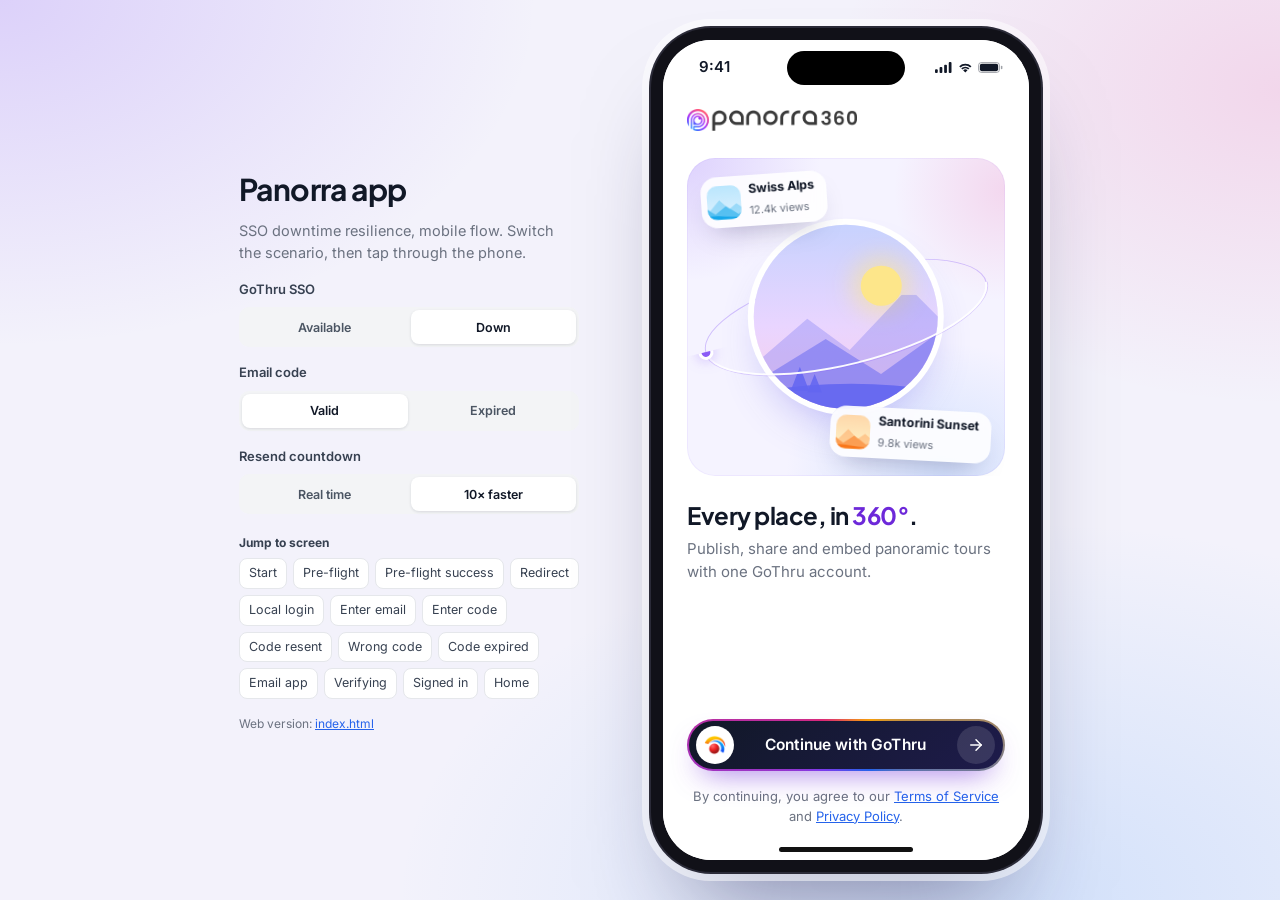
<file: mobile.html>
<!doctype html>
<html lang="en">
<head>
<meta charset="utf-8">
<meta name="viewport" content="width=device-width, initial-scale=1, viewport-fit=cover">
<title>Panorra App — SSO Resilience</title>
<meta name="description" content="Panorra mobile app: GoThru SSO pre-flight check, Google and email code (OTP) fallback. Clickable prototype.">
<link rel="preconnect" href="https://fonts.googleapis.com">
<link rel="preconnect" href="https://fonts.gstatic.com" crossorigin>
<link href="https://fonts.googleapis.com/css2?family=Inter:wght@400;500;600;700;800&family=Plus+Jakarta+Sans:wght@600;700;800&display=swap" rel="stylesheet">
<link rel="icon" type="image/png" href="assets/logos/panorra360.png">
<link rel="stylesheet" href="style.css">
<link rel="stylesheet" href="mobile.css">
</head>
<body class="m-page">

<svg class="sprite" aria-hidden="true" focusable="false">
  <defs>
  </defs>

  <!-- GoThru wordmark (approximation — swap with official asset) -->
  <!-- Official GoThru logo (gmi-logo-light.svg), cropped to its artwork -->
  <symbol id="lg-gothru" viewBox="12 160 1986 684">
<path d="M12.502 631.996C12.502 508.062 104.009 429.329 216.097 429.329C295.031 429.329 344.775 470.44 373.387 516.846L306.475 554.443C288.756 526.835 256.154 503.343 216.122 503.343C146.35 503.343 96.0282 557.982 96.0282 631.996C96.0282 706.01 146.375 760.623 216.122 760.623C270.46 760.623 303.062 724.783 315.059 683.673H196.094V610.236H404.257C404.257 750.032 330.494 834.637 208.668 834.637C104.009 834.637 12.502 755.328 12.502 631.996Z" fill="#010101"/>
<path d="M1118.58 595.955C1115.39 573.793 1110.19 552.284 1103.14 531.679H1100.58V781.53C1105.15 766.12 1108.91 750.383 1111.9 734.371C1112.78 729.752 1113.58 725.134 1114.33 720.516C1118.32 695.017 1120.53 668.865 1120.53 642.211V638.747C1120.51 624.29 1119.78 610.035 1118.58 595.955Z" fill="url(#paint0_linear_gmi)"/>
<path d="M818.607 648.085C818.607 755.002 734.202 841.716 630.095 841.716C525.989 841.716 441.584 755.028 441.584 648.085C441.584 541.167 525.989 454.479 630.095 454.479C734.202 454.479 818.607 541.142 818.607 648.085Z" fill="url(#paint1_linear_gmi)"/>
<path opacity="0.26" d="M630.083 495.012C547.786 495.012 481.051 563.529 481.051 648.085C481.051 732.615 547.761 801.158 630.083 801.158C712.405 801.158 779.115 732.615 779.115 648.085C779.115 563.554 712.379 495.012 630.083 495.012Z" fill="white"/>
<path d="M863.495 413.318H1035.01C972.295 341.387 881.189 296.11 779.768 296.11C682.914 296.11 595.423 337.522 533.129 403.932C528.612 409.528 518.422 419.969 506.525 435.455C542.667 413.268 584.907 400.493 630.083 400.493C763.228 400.493 871.175 511.351 871.175 648.11C871.175 718.736 842.362 782.485 796.182 827.586H975.005V531.681H863.52V413.318H863.495Z" fill="url(#paint2_linear_gmi)"/>
<path d="M623.985 162.235C463.407 162.235 326.196 231.732 236.872 340.708C220.107 361.112 205.098 382.897 191.922 405.887C201.359 404.808 210.971 404.256 220.709 404.256C306.319 404.256 360.405 448.679 391.602 498.951C446.065 355.415 605.563 249.275 763.58 249.275C767.545 249.275 771.461 249.526 775.451 249.677C896.574 253.617 993.729 317.166 1058.43 412.839C976.888 262.904 817.641 162.235 623.985 162.235Z" fill="url(#paint3_linear_gmi)"/>
<path d="M1420.1 827.586V654.886C1420.1 615.532 1400.07 603.184 1369.2 603.184C1340.62 603.184 1318.31 619.623 1306.31 636.088V827.586H1233.1V435.78H1306.31V580.295C1324.03 559.137 1357.78 536.825 1402.96 536.825C1463.57 536.825 1492.76 570.883 1492.76 626.099V827.586H1420.1Z" fill="#010101"/>
<path d="M1540.72 827.584V543.876H1613.36V582.05C1633.38 557.379 1667.12 536.823 1701.43 536.823V609.658C1696.28 608.478 1689.98 607.901 1681.42 607.901C1657.4 607.901 1625.38 622.006 1613.36 640.202V827.584H1540.72Z" fill="#010101"/>
<path d="M1922.71 827.586V791.746C1903.84 812.879 1870.68 834.639 1825.48 834.639C1764.87 834.639 1736.28 800.556 1736.28 745.34V543.878H1808.92V715.975C1808.92 755.329 1828.95 768.254 1859.82 768.254C1887.85 768.254 1910.16 752.392 1922.74 735.953V543.878H1995.37V827.586H1922.71Z" fill="#010101"/>
<path d="M996.917 827.586V509.217H885.381V435.78H1189.64V509.217H1078.71V827.586H996.917Z" fill="#010101"/>
<path d="M629.239 840.06C733.753 840.06 818.478 753.043 818.478 645.701C818.478 538.359 733.753 451.342 629.239 451.342C524.725 451.342 440 538.359 440 645.701C440 753.043 524.725 840.06 629.239 840.06Z" fill="url(#paint4_radial_gmi)"/>
<defs>
<linearGradient id="paint0_linear_gmi" x1="1270.96" y1="294.184" x2="955.241" y2="965.649" gradientUnits="userSpaceOnUse">
<stop stop-color="#51C8EC"/>
<stop offset="0.1031" stop-color="#54BEE5"/>
<stop offset="0.2981" stop-color="#56A7D7"/>
<stop offset="0.5645" stop-color="#5A83BF"/>
<stop offset="0.8887" stop-color="#5A57A4"/>
<stop offset="1" stop-color="#5B449B"/>
</linearGradient>
<linearGradient id="paint1_linear_gmi" x1="478.006" y1="414.87" x2="769.065" y2="861.162" gradientUnits="userSpaceOnUse">
<stop stop-color="#F37221"/>
<stop offset="0.3832" stop-color="#B11F31"/>
<stop offset="0.6115" stop-color="#9F1C35"/>
<stop offset="0.875" stop-color="#388A95"/>
</linearGradient>
<linearGradient id="paint2_linear_gmi" x1="976.165" y1="130.847" x2="625.032" y2="877.624" gradientUnits="userSpaceOnUse">
<stop stop-color="#51C8EC"/>
<stop offset="0.1031" stop-color="#54BEE5"/>
<stop offset="0.2981" stop-color="#56A7D7"/>
<stop offset="0.5645" stop-color="#5A83BF"/>
<stop offset="0.8887" stop-color="#5A57A4"/>
<stop offset="1" stop-color="#5B449B"/>
</linearGradient>
<linearGradient id="paint3_linear_gmi" x1="531.48" y1="169" x2="633.265" y2="430.101" gradientUnits="userSpaceOnUse">
<stop stop-color="#F8ED39"/>
<stop offset="1" stop-color="#EC2227"/>
</linearGradient>
<radialGradient id="paint4_radial_gmi" cx="0" cy="0" r="1" gradientUnits="userSpaceOnUse" gradientTransform="translate(542.871 526.819) scale(334.408 343.475)">
<stop stop-color="#F9AC92"/>
<stop offset="0.3091" stop-color="#EF3D39"/>
<stop offset="0.4198" stop-color="#E53A37"/>
<stop offset="0.5447" stop-color="#D23331"/>
<stop offset="0.6764" stop-color="#B62828"/>
<stop offset="0.8121" stop-color="#921A1D"/>
<stop offset="0.8182" stop-color="#90191C"/>
<stop offset="0.8556" stop-color="#971A1D"/>
<stop offset="0.9062" stop-color="#A91C20"/>
<stop offset="0.964" stop-color="#C91D23"/>
<stop offset="1" stop-color="#E51E25"/>
</radialGradient>
</defs>
  </symbol>
  <!-- Panorra mark -->
  <!-- Google G -->
  <symbol id="lg-google" viewBox="0 0 24 24">
    <path fill="#4285F4" d="M22.56 12.25c0-.78-.07-1.53-.2-2.25H12v4.26h5.92c-.26 1.37-1.04 2.53-2.21 3.31v2.77h3.57c2.08-1.92 3.28-4.74 3.28-8.09z"/>
    <path fill="#34A853" d="M12 23c2.97 0 5.46-.98 7.28-2.66l-3.57-2.77c-.98.66-2.23 1.06-3.71 1.06-2.86 0-5.29-1.93-6.16-4.53H2.18v2.84C3.99 20.53 7.7 23 12 23z"/>
    <path fill="#FBBC05" d="M5.84 14.09c-.22-.66-.35-1.36-.35-2.09s.13-1.43.35-2.09V7.06H2.18C1.43 8.55 1 10.22 1 12s.43 3.45 1.18 4.94l2.85-2.22.81-.63z"/>
    <path fill="#EA4335" d="M12 5.38c1.62 0 3.06.56 4.21 1.64l3.15-3.15C17.45 2.09 14.97 1 12 1 7.7 1 3.99 3.47 2.18 7.06l3.66 2.84c.87-2.6 3.3-4.52 6.16-4.52z"/>
  </symbol>
  <!-- Mountains illustration (colour via currentColor) -->
  <symbol id="ill-mountains" viewBox="0 0 400 160" preserveAspectRatio="xMidYMax slice">
    <path d="M0 112 L58 62 L104 96 L168 28 L232 92 L282 56 L342 102 L400 72 V160 H0Z" fill="currentColor" opacity=".28"/>
    <path d="M0 132 L78 84 L138 122 L210 70 L292 128 L352 96 L400 116 V160 H0Z" fill="currentColor" opacity=".5"/>
    <path d="M40 140 l10 -26 l10 26z M58 142 l8 -20 l8 20z M318 138 l10 -28 l10 28z M336 140 l7 -18 l7 18z" fill="currentColor" opacity=".85"/>
    <path d="M0 160 V142 Q100 124 200 140 T400 134 V160Z" fill="currentColor" opacity=".9"/>
  </symbol>

  <!-- UI icons (24px, stroke) -->
  <symbol id="i-mail" viewBox="0 0 24 24"><rect x="2" y="4" width="20" height="16" rx="2"/><path d="m22 7-8.97 5.7a1.94 1.94 0 0 1-2.06 0L2 7"/></symbol>
  <symbol id="i-lock" viewBox="0 0 24 24"><rect x="3" y="11" width="18" height="11" rx="2"/><path d="M7 11V7a5 5 0 0 1 10 0v4"/></symbol>
  <symbol id="i-eye" viewBox="0 0 24 24"><path d="M2 12s3-7 10-7 10 7 10 7-3 7-10 7-10-7-10-7Z"/><circle cx="12" cy="12" r="3"/></symbol>
  <symbol id="i-arrow" viewBox="0 0 24 24"><path d="M5 12h14"/><path d="m12 5 7 7-7 7"/></symbol>
  <symbol id="i-x" viewBox="0 0 24 24"><path d="M18 6 6 18"/><path d="m6 6 12 12"/></symbol>
  <symbol id="i-shield" viewBox="0 0 24 24"><path d="M20 13c0 5-3.5 7.5-7.66 8.95a1 1 0 0 1-.67-.01C7.5 20.5 4 18 4 13V6a1 1 0 0 1 1-1c2 0 4.5-1.2 6.24-2.72a1.17 1.17 0 0 1 1.52 0C14.51 3.81 17 5 19 5a1 1 0 0 1 1 1z"/><path d="m9 12 2 2 4-4"/></symbol>
  <symbol id="i-refresh" viewBox="0 0 24 24"><path d="M3 12a9 9 0 0 1 9-9 9.75 9.75 0 0 1 6.74 2.74L21 8"/><path d="M21 3v5h-5"/><path d="M21 12a9 9 0 0 1-9 9 9.75 9.75 0 0 1-6.74-2.74L3 16"/><path d="M8 16H3v5"/></symbol>
  <symbol id="i-check" viewBox="0 0 24 24"><path d="M20 6 9 17l-5-5"/></symbol>
  <symbol id="i-link" viewBox="0 0 24 24"><path d="M10 13a5 5 0 0 0 7.54.54l3-3a5 5 0 0 0-7.07-7.07l-1.72 1.71"/><path d="M14 11a5 5 0 0 0-7.54-.54l-3 3a5 5 0 0 0 7.07 7.07l1.71-1.71"/></symbol>
  <symbol id="i-alert" viewBox="0 0 24 24"><path d="m21.73 18-8-14a2 2 0 0 0-3.48 0l-8 14A2 2 0 0 0 4 21h16a2 2 0 0 0 1.73-3"/><path d="M12 9v4"/><path d="M12 17h.01"/></symbol>
  <symbol id="i-cloud" viewBox="0 0 24 24"><path d="M17.5 19H9a7 7 0 1 1 6.71-9h1.79a4.5 4.5 0 1 1 0 9Z"/></symbol>
  <symbol id="i-info" viewBox="0 0 24 24"><circle cx="12" cy="12" r="10"/><path d="M12 16v-4"/><path d="M12 8h.01"/></symbol>
  <symbol id="i-server" viewBox="0 0 24 24"><rect x="2" y="2" width="20" height="8" rx="2"/><rect x="2" y="14" width="20" height="8" rx="2"/><path d="M6 6h.01"/><path d="M6 18h.01"/></symbol>
  <symbol id="i-chev-left" viewBox="0 0 24 24"><path d="m15 18-6-6 6-6"/></symbol>
  <symbol id="i-external" viewBox="0 0 24 24"><path d="M15 3h6v6"/><path d="M10 14 21 3"/><path d="M18 13v6a2 2 0 0 1-2 2H5a2 2 0 0 1-2-2V8a2 2 0 0 1 2-2h6"/></symbol>
  <symbol id="i-search" viewBox="0 0 24 24"><circle cx="11" cy="11" r="8"/><path d="m21 21-4.3-4.3"/></symbol>
  <symbol id="i-home" viewBox="0 0 24 24"><path d="m3 9 9-7 9 7v11a2 2 0 0 1-2 2H5a2 2 0 0 1-2-2z"/><path d="M9 22V12h6v10"/></symbol>
  <symbol id="i-compass" viewBox="0 0 24 24"><circle cx="12" cy="12" r="10"/><path d="m16.24 7.76-2.12 6.36-6.36 2.12 2.12-6.36 6.36-2.12z"/></symbol>
  <symbol id="i-image" viewBox="0 0 24 24"><rect x="3" y="3" width="18" height="18" rx="2"/><circle cx="9" cy="9" r="2"/><path d="m21 15-3.09-3.09a2 2 0 0 0-2.82 0L6 21"/></symbol>
  <symbol id="i-chart" viewBox="0 0 24 24"><path d="M3 3v18h18"/><path d="m19 9-5 5-4-4-3 3"/></symbol>
  <symbol id="i-sliders" viewBox="0 0 24 24"><path d="M4 21v-7"/><path d="M4 10V3"/><path d="M12 21v-9"/><path d="M12 8V3"/><path d="M20 21v-5"/><path d="M20 12V3"/><path d="M1 14h6"/><path d="M9 8h6"/><path d="M17 16h6"/></symbol>
  <symbol id="i-plus" viewBox="0 0 24 24"><path d="M5 12h14"/><path d="M12 5v14"/></symbol>
  <symbol id="i-wifi-off" viewBox="0 0 24 24"><path d="M12 20h.01"/><path d="M8.5 16.43a5 5 0 0 1 7 0"/><path d="M5 12.86a10 10 0 0 1 5.17-2.69"/><path d="M19 12.86a10 10 0 0 0-2-1.52"/><path d="M2 8.82a15 15 0 0 1 4.18-2.64"/><path d="M22 8.82a15 15 0 0 0-11.29-3.76"/><path d="m2 2 20 20"/></symbol>
  <symbol id="i-layers" viewBox="0 0 24 24"><path d="m12 2 10 5-10 5L2 7z"/><path d="m2 17 10 5 10-5"/><path d="m2 12 10 5 10-5"/></symbol>
  <symbol id="i-inbox" viewBox="0 0 24 24"><path d="M22 12h-6l-2 3h-4l-2-3H2"/><path d="M5.45 5.11 2 12v6a2 2 0 0 0 2 2h16a2 2 0 0 0 2-2v-6l-3.45-6.89A2 2 0 0 0 16.76 4H7.24a2 2 0 0 0-1.79 1.11z"/></symbol>
  <symbol id="i-clock" viewBox="0 0 24 24"><circle cx="12" cy="12" r="10"/><path d="M12 6v6l4 2"/></symbol>
  <symbol id="i-zap" viewBox="0 0 24 24"><path d="M4 14a1 1 0 0 1-.78-1.63l9.9-10.2a.5.5 0 0 1 .86.46l-1.92 6.02A1 1 0 0 0 13 10h7a1 1 0 0 1 .78 1.63l-9.9 10.2a.5.5 0 0 1-.86-.46l1.92-6.02A1 1 0 0 0 11 14z"/></symbol>
  <symbol id="i-database" viewBox="0 0 24 24"><ellipse cx="12" cy="5" rx="9" ry="3"/><path d="M3 5V19A9 3 0 0 0 21 19V5"/><path d="M3 12A9 3 0 0 0 21 12"/></symbol>
  <symbol id="i-map" viewBox="0 0 24 24"><path d="M14.1 6.03a2 2 0 0 0 1.79 0l3.66-1.83A1 1 0 0 1 21 5.1v12.28a1 1 0 0 1-.55.9l-4.56 2.28a2 2 0 0 1-1.79 0l-4.21-2.1a2 2 0 0 0-1.79 0l-3.66 1.83A1 1 0 0 1 3 19.38V7.1a1 1 0 0 1 .55-.9l4.56-2.28a2 2 0 0 1 1.79 0z"/><path d="M15 5.76v15"/><path d="M9 3.24v15"/></symbol>
  <symbol id="i-play" viewBox="0 0 24 24"><polygon points="6 3 20 12 6 21 6 3"/></symbol>
</svg>


<main class="m-stage">

  <!-- Designer side panel (desktop) / bottom sheet (phone) -->
  <aside class="m-side" id="m-side" aria-label="Prototype controls">
    <div class="m-side-head">
      <div>
        <h1>Panorra app</h1>
        <p>SSO downtime resilience, mobile flow. Switch the scenario, then tap through the phone.</p>
      </div>
      <button class="modal-x m-side-x" id="m-side-x" type="button" aria-label="Close controls"><svg class="i"><use href="#i-x"/></svg></button>
    </div>
    <div class="pp-group">
      <span class="pp-label">GoThru SSO</span>
      <div class="seg" role="radiogroup" aria-label="GoThru SSO">
        <label><input type="radio" name="m-sso" value="up"><span>Available</span></label>
        <label><input type="radio" name="m-sso" value="down" checked><span>Down</span></label>
      </div>
    </div>
    <div class="pp-group">
      <span class="pp-label">Email code</span>
      <div class="seg" role="radiogroup" aria-label="Email code">
        <label><input type="radio" name="m-link" value="valid" checked><span>Valid</span></label>
        <label><input type="radio" name="m-link" value="expired"><span>Expired</span></label>
      </div>
    </div>
    <div class="pp-group">
      <span class="pp-label">Resend countdown</span>
      <div class="seg" role="radiogroup" aria-label="Resend countdown speed">
        <label><input type="radio" name="m-speed" value="1"><span>Real time</span></label>
        <label><input type="radio" name="m-speed" value="10" checked><span>10× faster</span></label>
      </div>
    </div>
    <div class="pp-jumps">
      <b>Jump to screen</b>
      <button data-go="start">Start</button>
      <button data-go="preflight">Pre-flight</button>
      <button data-go="pf-ok">Pre-flight success</button>
      <button data-go="redirect">Redirect</button>
      <button data-go="fallback">Local login</button>
      <button data-go="email">Enter email</button>
      <button data-go="sent">Enter code</button>
      <button data-go="resent">Code resent</button>
      <button data-go="wrong">Wrong code</button>
      <button data-go="expired">Code expired</button>
      <button data-go="mail">Email app</button>
      <button data-go="verify">Verifying</button>
      <button data-go="success">Signed in</button>
      <button data-go="home">Home</button>
    </div>
    <p class="pp-hint">Web version: <a href="index.html">index.html</a></p>
  </aside>

  <div class="device" id="device">
    <div class="d-screen">
      <div class="d-status" aria-hidden="true">
        <span>9:41</span>
        <span class="d-island"></span>
        <span class="d-icons">
          <svg viewBox="0 0 18 12"><rect x="0" y="8" width="3" height="4" rx="1"/><rect x="5" y="5.5" width="3" height="6.5" rx="1"/><rect x="10" y="3" width="3" height="9" rx="1"/><rect x="15" y="0" width="3" height="12" rx="1"/></svg>
          <svg viewBox="0 0 16 12"><path d="M8 11.5 5.6 9a3.4 3.4 0 0 1 4.8 0zM3.5 6.9a6.4 6.4 0 0 1 9 0l-1.4 1.4a4.4 4.4 0 0 0-6.2 0zM1.3 4.7a9.6 9.6 0 0 1 13.4 0l-1.4 1.4a7.6 7.6 0 0 0-10.6 0z"/></svg>
          <svg viewBox="0 0 27 12"><rect x=".5" y=".5" width="23" height="11" rx="3.5" fill="none" stroke="currentColor" opacity=".4"/><rect x="2" y="2" width="20" height="8" rx="2"/><rect x="25" y="4" width="1.6" height="4" rx=".8" opacity=".4"/></svg>
        </span>
      </div>

      <!-- 0 · Start -->
      <section class="m-view" id="v-start" data-label="Start">
        <header class="m-head"><img class="m-logo" src="assets/logos/panorra-wordmark.png" alt="Panorra 360" width="185" height="24"></header>
        <div class="m-hero-art" aria-hidden="true">
          <span class="m-orbit back"></span>
          <span class="m-lens">
            <span class="m-lens-sun"></span>
            <span class="m-lens-track"><svg><use href="#ill-mountains"/></svg><svg><use href="#ill-mountains"/></svg></span>
          </span>
          <span class="m-orbit"><i></i></span>
          <span class="m-tcard t1"><span class="m-tthumb"><svg><use href="#ill-mountains"/></svg></span><span><b>Swiss Alps</b><small>12.4k views</small></span></span>
          <span class="m-tcard t2"><span class="m-tthumb sunrise"><svg><use href="#ill-mountains"/></svg></span><span><b>Santorini Sunset</b><small>9.8k views</small></span></span>
        </div>
        <h1 class="m-title">Every place, in <em>360°</em>.</h1>
        <p class="m-text">Publish, share and embed panoramic tours with one GoThru account.</p>
        <div class="m-foot">
          <button class="btn btn-block btn-lg m-orbit-btn" id="m-sso-btn" type="button"><span class="m-orbit-mark"><img class="sso-mark" src="assets/logos/gothru.png" alt="" width="22" height="22"></span><span class="m-orbit-label">Continue with GoThru</span><svg class="i m-orbit-arrow" aria-hidden="true"><use href="#i-arrow"/></svg></button>
          <p class="m-legal">By continuing, you agree to our <a href="#">Terms of Service</a> and <a href="#">Privacy Policy</a>.</p>
        </div>
      </section>

      <!-- 1 · Pre-flight check -->
      <section class="m-view m-center pf-screen" id="v-preflight" data-label="Pre-flight check">
        <header class="m-head"><img class="m-logo" src="assets/logos/panorra-wordmark.png" alt="Panorra 360" width="185" height="24"></header>
        <div class="m-body-mid">
          <div class="ring-ill" aria-hidden="true"><span class="arc"></span><span class="ring-core"><svg class="i ring-cloud"><use href="#i-cloud"/></svg><span class="ring-badge"><svg class="i rb-ok"><use href="#i-check"/></svg></span></span></div>
          <h1 class="m-title" id="mpf-title" tabindex="-1">Preparing your sign-in</h1>
          <p class="m-text" id="mpf-desc" aria-live="polite">We're checking the best way to sign you in to Panorra. This will only take a moment.</p>
          <ol class="steps" id="mpf-steps">
            <li><span class="s-ic"><svg class="i ic-ok"><use href="#i-check"/></svg><svg class="i ic-x"><use href="#i-x"/></svg></span>Checking connection</li>
            <li><span class="s-ic"><svg class="i ic-ok"><use href="#i-check"/></svg><svg class="i ic-x"><use href="#i-x"/></svg></span>Preparing secure sign-in</li>
            <li><span class="s-ic"><svg class="i ic-ok"><use href="#i-check"/></svg><svg class="i ic-x"><use href="#i-x"/></svg></span>Finalizing setup</li>
            <li><span class="s-ic"><svg class="i ic-ok"><use href="#i-check"/></svg><svg class="i ic-x"><use href="#i-x"/></svg></span>Almost there...</li>
          </ol>
        </div>
        <p class="m-note"><svg class="i"><use href="#i-info"/></svg>This only takes a few seconds...</p>
      </section>

      <!-- 2 · Redirect to SSO -->
      <section class="m-view m-center" id="v-redirect" data-label="Redirect to GoThru SSO">
        <header class="m-head"><img class="m-logo" src="assets/logos/panorra-wordmark.png" alt="Panorra 360" width="185" height="24"></header>
        <div class="m-body-mid">
          <div class="rd-ill" aria-hidden="true">
            <div class="rd-win"><div class="rd-bar"><i></i><i></i><i></i></div><svg class="rd-logo"><use href="#lg-gothru"/></svg></div>
            <span class="rd-spin"><span class="spin"></span></span>
          </div>
          <h1 class="m-title">Continuing to your account</h1>
          <p class="m-text">We're securely redirecting you to continue with your account.</p>
          <div class="progress" id="m-progress"><i></i></div>
        </div>
        <p class="secure-note"><svg class="i"><use href="#i-shield"/></svg><span>Secure sign-in with Gothru<small>Powered by Gothru SSO</small></span></p>
      </section>

      <!-- 3 · Local login fallback -->
      <section class="m-view m-center" id="v-fallback" data-label="Local login (fallback)">
        <header class="m-head"><img class="m-logo" src="assets/logos/panorra-wordmark.png" alt="Panorra 360" width="185" height="24"></header>
        <div class="m-land" aria-hidden="true">
          <!-- Detour: the SSO road is closed for maintenance, the signpost points to Google and an email code -->
          <svg class="m-detour" viewBox="0 0 340 340" preserveAspectRatio="xMidYMax slice">
            <defs>
              <linearGradient id="dt-sky" x1="0" y1="0" x2="0" y2="1"><stop offset="0" stop-color="#ede9fe"/><stop offset=".55" stop-color="#f5f3ff"/><stop offset="1" stop-color="#fce7f3"/></linearGradient>
              <linearGradient id="dt-road" x1="0" y1="0" x2="0" y2="1"><stop offset="0" stop-color="#a5b4fc"/><stop offset="1" stop-color="#6366f1"/></linearGradient>
              <pattern id="dt-stripe" width="12" height="12" patternUnits="userSpaceOnUse" patternTransform="rotate(45)"><rect width="12" height="12" fill="#fff"/><rect width="6" height="12" fill="#f97316"/></pattern>
            </defs>
            <rect width="340" height="340" fill="url(#dt-sky)"/>
            <circle cx="250" cy="130" r="38" fill="#fef3c7" opacity=".7"/>
            <circle cx="250" cy="130" r="24" fill="#fde68a"/>
            <g class="dt-cloud c1" fill="#fff" transform="translate(10 40)"><ellipse cx="70" cy="70" rx="30" ry="11"/><circle cx="62" cy="62" r="13"/><circle cx="80" cy="60" r="10"/></g>
            <g class="dt-cloud c2" fill="#fff" opacity=".85" transform="translate(-30 30)"><ellipse cx="290" cy="150" rx="24" ry="8"/><circle cx="284" cy="143" r="10"/><circle cx="298" cy="144" r="7"/></g>
            <path class="dt-bird" d="M120 110 q5 -6 10 0 q5 -6 10 0 M150 126 q4 -4 8 0 q4 -4 8 0" fill="none" stroke="#7c3aed" stroke-width="1.8" stroke-linecap="round" opacity=".55"/>
            <g transform="translate(0 100)">
              <path d="M0 150 L60 92 L110 130 L178 60 L240 128 L290 96 L340 126 V240 H0Z" fill="#c4b5fd" opacity=".75"/>
              <path d="M178 60 L163 76 L171 74 L178 82 L185 74 L194 77Z M60 92 L50 102 L57 100 L62 105 L70 101Z" fill="#fff"/>
              <path d="M0 172 L80 124 L150 164 L230 118 L340 170 V240 H0Z" fill="#a78bfa" opacity=".55"/>
              <path d="M0 192 Q90 172 180 184 T340 178 V240 H0Z" fill="#ddd6fe"/>
              <path d="M128 240 L176 182 L196 182 L246 240Z" fill="url(#dt-road)"/>
              <path d="M186 186 V240" stroke="#fff" stroke-width="2.5" stroke-dasharray="7 7" opacity=".9"/>
              <g fill="#7c3aed" opacity=".6"><path d="M268 196 l9 -24 l9 24z"/><path d="M284 200 l7 -18 l7 18z"/><path d="M30 204 l8 -22 l8 22z"/></g>
              <!-- closed barrier with the SSO cloud -->
              <rect x="160" y="196" width="4" height="22" rx="1" fill="#475569"/><rect x="208" y="196" width="4" height="22" rx="1" fill="#475569"/>
              <rect x="152" y="196" width="68" height="11" rx="3" fill="url(#dt-stripe)" stroke="#ea580c" stroke-width="1"/>
              <circle class="dt-lamp" cx="162" cy="192" r="4" fill="#f59e0b"/><circle class="dt-lamp l2" cx="210" cy="192" r="4" fill="#f59e0b"/>
              <g class="dt-sso"><circle cx="186" cy="166" r="17" fill="#fff" stroke="#e9d5ff" stroke-width="2"/>
                <path d="M179.5 171h12a4.5 4.5 0 0 0 .6-8.96A6.5 6.5 0 0 0 179.6 163a4 4 0 0 0-.1 8z" fill="none" stroke="#7c3aed" stroke-width="2" stroke-linejoin="round"/>
                <circle cx="198" cy="155" r="7" fill="#f59e0b" stroke="#fff" stroke-width="2"/><path d="M198 151.5v3.6M198 157.6v.4" stroke="#fff" stroke-width="2" stroke-linecap="round"/></g>
              <!-- detour signpost --><g transform="translate(18 0)">
              <rect x="88" y="138" width="5" height="82" rx="2" fill="#475569"/>
              <g class="dt-board b1"><path d="M40 140 H96 V160 H40 L31 150Z" fill="#fff" stroke="#e2e8f0"/>
                <use href="#lg-google" x="42" y="144" width="12" height="12"/><rect x="59" y="146" width="30" height="3.5" rx="1.75" fill="#94a3b8"/><rect x="59" y="152" width="20" height="3.5" rx="1.75" fill="#cbd5e1"/></g>
              <g class="dt-board b2"><path d="M86 168 H140 L149 178 L140 188 H86Z" fill="#4f46e5"/>
                <use href="#i-mail" x="93" y="172" width="12" height="12" fill="none" stroke="#fff" stroke-width="2.4"/><rect x="110" y="174" width="26" height="3.5" rx="1.75" fill="#fff" opacity=".85"/><rect x="110" y="180" width="17" height="3.5" rx="1.75" fill="#fff" opacity=".55"/></g>
              </g><path class="dt-spark" d="M140 150 l1.6 4.4 4.4 1.6 -4.4 1.6 -1.6 4.4 -1.6 -4.4 -4.4 -1.6 4.4 -1.6z" fill="#ec4899"/>
            </g>
          </svg>
        </div>
        <span class="chip chip-amber m-chip"><span class="dot blink"></span>GoThru SSO is temporarily unavailable</span>
        <h1 class="m-title" tabindex="-1">Welcome to Panorra</h1>
        <p class="m-text">Sign in to continue and start exploring amazing places.</p>
        <div class="m-stack">
          <button class="btn btn-google" id="m-google" type="button"><svg class="g-ic"><use href="#lg-google"/></svg> Continue with Google</button>
          <button class="btn btn-secondary btn-block" id="m-magic" type="button"><svg class="i m-mail-ic"><use href="#i-mail"/></svg> Continue with Email Code</button>
        </div>
        <p class="m-legal m-foot">By continuing, you agree to our <a href="#">Terms of Service</a> and <a href="#">Privacy Policy</a>.</p>
      </section>

      <!-- 4 · Enter email -->
      <section class="m-view" id="v-email" data-label="Enter email">
        <header class="m-head"><button class="m-back" data-back type="button" aria-label="Back"><svg class="i"><use href="#i-chev-left"/></svg></button><img class="m-logo" src="assets/logos/panorra-wordmark.png" alt="Panorra 360" width="185" height="24"></header>
        <div class="m-intro">
          <span class="m-badge" aria-hidden="true">
            <svg viewBox="0 0 160 120">
              <circle cx="80" cy="66" r="56" fill="#f5f3ff"/>
              <path d="M30 56 L80 24 L130 56 Z" fill="#a5b4fc"/>
              <rect x="30" y="54" width="100" height="56" rx="10" fill="#c7d2fe"/>
              <g class="m-ml-letter">
                <rect x="42" y="26" width="76" height="60" rx="9" fill="#fff" stroke="#e0e7ff"/>
                <g fill="#2563eb"><rect x="51" y="35" width="16" height="18" rx="4"/><rect x="72" y="35" width="16" height="18" rx="4"/><rect x="93" y="35" width="16" height="18" rx="4"/></g>
                <g fill="#fff"><circle cx="59" cy="44" r="2.2"/><circle cx="80" cy="44" r="2.2"/><circle cx="101" cy="44" r="2.2"/></g>
                <rect x="51" y="60" width="44" height="4" rx="2" fill="#e5e7eb"/>
                <rect x="51" y="69" width="30" height="4" rx="2" fill="#e5e7eb"/>
              </g>
              <path d="M30 64 L80 92 L130 64 V100 a10 10 0 0 1 -10 10 H40 a10 10 0 0 1 -10 -10 Z" fill="#6d28d9"/>
              <path d="M30 100 L66 84 M130 100 L94 84" stroke="#fff" stroke-opacity=".25" stroke-width="2" stroke-linecap="round"/>
              <path class="m-ml-spark" d="M22 22 l3 7 7 3 -7 3 -3 7 -3 -7 -7 -3 7 -3 Z" fill="#f59e0b"/>
              <path class="m-ml-spark s2" d="M140 30 l2 5 5 2 -5 2 -2 5 -2 -5 -5 -2 5 -2 Z" fill="#8b5cf6"/>
              <path class="m-ml-spark s3" d="M144 86 l2.5 6 6 2.5 -6 2.5 -2.5 6 -2.5 -6 -6 -2.5 6 -2.5 Z" fill="#ec4899"/>
              <circle class="m-ml-spark s4" cx="14" cy="78" r="3" fill="#60a5fa"/>
            </svg>
          </span>
          <h1 class="m-title" tabindex="-1">Sign in with Email Code</h1>
          <p class="m-text">Enter your email address and we'll send you a 6-digit code to sign in.</p>
        </div>
        <form id="m-form" novalidate>
          <label class="m-label" for="m-email">Email address</label>
          <div class="input-wrap"><svg class="i"><use href="#i-mail"/></svg><input class="input" type="email" id="m-email" placeholder="you@example.com" autocomplete="email" inputmode="email" required></div>
          <div class="form-msg" id="m-email-msg" role="status"></div>
          <button class="btn btn-primary btn-block btn-lg" id="m-send" type="submit" disabled>Send Code</button>
        </form>
        <p class="fb-note m-foot"><svg class="i"><use href="#i-shield"/></svg> Passwordless · 6-digit code · expires in 15 minutes</p>
      </section>

      <!-- 5/6 · Enter the emailed code (sent / resent) -->
      <section class="m-view m-center" id="v-sent" data-label="Enter code">
        <header class="m-head"><button class="m-back" data-back type="button" aria-label="Back"><svg class="i"><use href="#i-chev-left"/></svg></button><img class="m-logo" src="assets/logos/panorra-wordmark.png" alt="Panorra 360" width="185" height="24"></header>
        <div class="m-body-mid">
          <div class="mail-ill" aria-hidden="true">
          <!-- Email-code envelope: lands, flap opens, letter rises, badge pops, sparkles, then floats -->
          <svg viewBox="0 0 180 156">
            <defs>
              <linearGradient id="ml-bg" x1="0" y1="0" x2="1" y2="1"><stop offset="0" stop-color="#ede9fe"/><stop offset="1" stop-color="#dbeafe"/></linearGradient>
              <linearGradient id="ml-pocket" x1="0" y1="0" x2="1" y2="1"><stop offset="0" stop-color="#3b82f6"/><stop offset="1" stop-color="#7c3aed"/></linearGradient>
              <linearGradient id="ml-flap" x1="0" y1="0" x2="0" y2="1"><stop offset="0" stop-color="#93c5fd"/><stop offset="1" stop-color="#818cf8"/></linearGradient>
              <clipPath id="ml-clip"><rect x="0" y="0" width="180" height="124"/></clipPath>
            </defs>
            <circle class="ml-disc" cx="90" cy="76" r="62" fill="url(#ml-bg)"/>
            <g class="ml-orbit"><circle cx="90" cy="76" r="72" fill="none" stroke="#c4b5fd" stroke-width="1.5" stroke-dasharray="2 7" stroke-linecap="round"/><circle cx="162" cy="76" r="4" fill="#8b5cf6"/></g>
            <ellipse class="ml-shadow" cx="90" cy="140" rx="42" ry="5" fill="#1e1b4b" opacity=".12"/>
            <g class="ml-float">
              <g class="ml-drop">
                <rect x="40" y="62" width="100" height="62" rx="10" fill="#c7d2fe"/>
                <path class="ml-flap-open" d="M40 68 Q40 62 46 62 H134 Q140 62 140 68 L94 34 Q90 31 86 34 Z" fill="#a5b4fc"/>
                <g clip-path="url(#ml-clip)">
                  <g class="ml-letter">
                    <rect x="52" y="40" width="76" height="70" rx="8" fill="#fff" stroke="#e0e7ff" stroke-width="1.5"/>
                    <rect x="62" y="51" width="56" height="18" rx="9" fill="#eef2ff"/>
                    <g fill="#4f46e5"><circle cx="75" cy="60" r="2.6"/><circle cx="85" cy="60" r="2.6"/><circle cx="95" cy="60" r="2.6"/><circle cx="105" cy="60" r="2.6"/></g>
                    <rect x="66" y="78" width="48" height="5" rx="2.5" fill="#e0e7ff"/>
                    <rect x="72" y="88" width="36" height="5" rx="2.5" fill="#eef2ff"/>
                  </g>
                </g>
                <path d="M40 70 L90 102 L140 70 V114 a10 10 0 0 1 -10 10 H50 a10 10 0 0 1 -10 -10 Z" fill="url(#ml-pocket)"/>
                <path d="M42 122 L80 94 M138 122 L100 94" stroke="#fff" stroke-opacity=".22" stroke-width="2" stroke-linecap="round"/>
                <path class="ml-flap-closed" d="M40 68 Q40 62 46 62 H134 Q140 62 140 68 L94 96 Q90 99 86 96 Z" fill="url(#ml-flap)"/>
              </g>
              <g class="ml-badge"><circle cx="134" cy="116" r="15" fill="#10b981" stroke="#fff" stroke-width="4"/><path d="M127.5 116.5l4.5 4.5 8.5-9" fill="none" stroke="#fff" stroke-width="3.2" stroke-linecap="round" stroke-linejoin="round"/></g>
            </g>
            <path class="ml-star s1" d="M30 40l2.4 6.6L39 49l-6.6 2.4L30 58l-2.4-6.6L21 49l6.6-2.4z" fill="#f59e0b"/>
            <path class="ml-star s2" d="M150 26l1.8 5 5 1.8-5 1.8-1.8 5-1.8-5-5-1.8 5-1.8z" fill="#ec4899"/>
            <path class="ml-star s3" d="M160 100l1.5 4 4 1.5-4 1.5-1.5 4-1.5-4-4-1.5 4-1.5z" fill="#8b5cf6"/>
            <circle class="ml-star s4" cx="24" cy="98" r="3" fill="#60a5fa"/>
          </svg>
        </div>
          <h1 class="m-title" id="ms-title" tabindex="-1">Check your email</h1>
          <p class="m-text"><span id="ms-lead">Enter the 6-digit code we sent to</span><br><b class="m-email" id="ms-email">you@example.com</b></p>
          <form class="otp-form" id="m-otp-form" novalidate>
            <div class="otp" id="m-otp" role="group" aria-label="6-digit code">
              <input class="otp-d" type="text" inputmode="numeric" pattern="[0-9]*" aria-label="Digit 1" autocomplete="one-time-code">
              <input class="otp-d" type="text" inputmode="numeric" pattern="[0-9]*" aria-label="Digit 2" autocomplete="off">
              <input class="otp-d" type="text" inputmode="numeric" pattern="[0-9]*" aria-label="Digit 3" autocomplete="off">
              <input class="otp-d" type="text" inputmode="numeric" pattern="[0-9]*" aria-label="Digit 4" autocomplete="off">
              <input class="otp-d" type="text" inputmode="numeric" pattern="[0-9]*" aria-label="Digit 5" autocomplete="off">
              <input class="otp-d" type="text" inputmode="numeric" pattern="[0-9]*" aria-label="Digit 6" autocomplete="off">
            </div>
            <div class="form-msg" id="m-otp-msg" role="status"></div>
            <button class="btn btn-primary btn-block btn-lg" id="m-verify" type="submit" disabled>Verify</button>
          </form>
        </div>
        <div class="m-stack m-foot">
          <button class="btn btn-secondary btn-block" id="m-open-mail" type="button">Open Email App</button>
          <button class="btn btn-secondary btn-block" id="m-resend" type="button" disabled>Resend Code (60s)</button>
          <div class="banner banner-warn" id="m-resend-msg" hidden></div>
          <button class="link-btn" id="m-diff" type="button"><svg class="i"><use href="#i-chev-left"/></svg> Use a different email</button>
        </div>
      </section>

      <!-- Email app -->
      <section class="m-view m-mail" id="v-mail" data-label="Email app">
        <header class="m-head"><button class="m-back" data-back type="button" aria-label="Back to Panorra"><svg class="i"><use href="#i-chev-left"/></svg></button><span class="m-mailbox">Inbox</span></header>
        <h1 class="m-subject">⚡ Emergency Login Code - GoThru SSO Outage Fallback</h1>
        <div class="mail-from"><span class="avatar sm av-gt">G</span><div><b>GoThru Security</b> <small>&lt;no-reply@id.gothru.org&gt;</small><br><small>to <span id="mm-to">you@example.com</span> · just now</small></div></div>
        <div class="mt-card m-mt">
          <div class="mt-brand"><svg class="mt-gt"><use href="#lg-gothru"/></svg><span class="mt-x">×</span><img class="mt-pn" src="assets/logos/panorra-wordmark.png" alt="Panorra 360" width="154" height="20"></div>
          <span class="mt-icon"><svg class="i"><use href="#i-zap"/></svg></span>
          <h2>Your emergency sign-in code</h2>
          <p>Enter this code in the Panorra app to sign in:</p>
          <b class="otp-code" id="mm-code">000000</b>
          <button class="btn btn-primary btn-lg btn-block" id="m-mail-copy" type="button">Copy Code</button>
          <span class="mt-notice"><svg class="i"><use href="#i-clock"/></svg> This single-use code expires in 15 minutes.</span>
          <p class="mt-warn"><svg class="i"><use href="#i-shield"/></svg> Never share this code. If you did not request it, you can safely ignore this email.</p>
        </div>
      </section>

      <!-- Verify -->
      <section class="m-view m-center" id="v-verify" data-label="Verifying code">
        <header class="m-head"><img class="m-logo" src="assets/logos/panorra-wordmark.png" alt="Panorra 360" width="185" height="24"></header>
        <div class="m-body-mid">
          <div class="ring-ill" aria-hidden="true"><span class="arc"></span><span class="ring-core"><svg class="i"><use href="#i-lock"/></svg></span></div>
          <h1 class="m-title" tabindex="-1">Verifying your code</h1>
          <p class="m-text">Please wait a moment while we check your code.</p>
          <ol class="steps" id="mv-steps">
            <li><span class="s-ic"><svg class="i ic-ok"><use href="#i-check"/></svg><svg class="i ic-x"><use href="#i-x"/></svg></span>Checking your code</li>
            <li><span class="s-ic"><svg class="i ic-ok"><use href="#i-check"/></svg><svg class="i ic-x"><use href="#i-x"/></svg></span>Signing you in securely</li>
            <li><span class="s-ic"><svg class="i ic-ok"><use href="#i-check"/></svg><svg class="i ic-x"><use href="#i-x"/></svg></span>Setting up your account</li>
          </ol>
        </div>
      </section>

      <!-- Signed in -->
      <section class="m-view m-center" id="v-success" data-label="Signed in">
        <header class="m-head"><img class="m-logo" src="assets/logos/panorra-wordmark.png" alt="Panorra 360" width="185" height="24"></header>
        <div class="m-body-mid">
          <div class="success-ill" aria-hidden="true">
        <!-- 360° lens: panorama pans inside, orbit ring draws in, check is drawn, confetti bursts -->
        <svg viewBox="0 0 360 184">
          <defs>
            <clipPath id="sx-clip"><circle cx="180" cy="88" r="60"/></clipPath>
            <linearGradient id="sx-sky" x1="0" y1="0" x2="0" y2="1"><stop offset="0" stop-color="#c7d2fe"/><stop offset=".7" stop-color="#fbe4f1"/></linearGradient>
            <linearGradient id="sx-ring" x1="0" y1="0" x2="1" y2="0"><stop offset="0" stop-color="#60a5fa"/><stop offset=".5" stop-color="#8b5cf6"/><stop offset="1" stop-color="#ec4899"/></linearGradient>
            <g id="sx-range">
              <path d="M0 112 L40 86 L70 100 L120 66 L170 98 L210 80 L260 104 L300 74 L360 112 V184 H0Z" fill="#a5b4fc"/>
              <path d="M0 126 L50 102 L95 122 L150 94 L205 124 L250 106 L300 126 L330 112 L360 126 V184 H0Z" fill="#7c83f0"/>
              <path d="M60 128 l7 -18 l7 18z M74 130 l5 -13 l5 13z M236 128 l7 -20 l7 20z M250 130 l5 -12 l5 12z" fill="#4f46e5"/>
              <path d="M0 136 Q90 128 180 136 T360 136 V184 H0Z" fill="#6366f1"/>
            </g>
          </defs>
          <circle class="sx-pulse" cx="180" cy="88" r="70" fill="#8b5cf6" opacity=".12"/>
          <g class="sx-ringwrap"><path class="sx-ring" pathLength="100" d="M66 102 A114 26 -10 1 1 294 62 A114 26 -10 1 1 66 102" fill="none" stroke="url(#sx-ring)" stroke-width="3" stroke-linecap="round" opacity=".55"/></g>
          <g class="sx-lens">
            <circle cx="180" cy="88" r="66" fill="#fff"/>
            <g clip-path="url(#sx-clip)">
              <rect x="110" y="20" width="140" height="140" fill="url(#sx-sky)"/>
              <circle cx="206" cy="62" r="11" fill="#fde68a"/>
              <g class="sx-pan"><use href="#sx-range"/><use href="#sx-range" x="360"/></g>
            </g>
          </g>
          <path class="sx-ring sx-front" pathLength="100" d="M66 102 A114 26 -10 0 0 294 62" fill="none" stroke="url(#sx-ring)" stroke-width="3" stroke-linecap="round"/>
          <circle class="sx-dot" r="5" fill="#ec4899" stroke="#fff" stroke-width="2">
            <animateMotion dur="7s" begin="1.2s" repeatCount="indefinite" path="M66 102 A114 26 -10 1 1 294 62 A114 26 -10 1 1 66 102"/>
          </circle>
          <g class="sx-badge"><circle cx="226" cy="134" r="21" fill="#10b981" stroke="#fff" stroke-width="5"/><path class="sx-tick" pathLength="1" d="M216.5 134.5l6.5 6.5 12.5-13" fill="none" stroke="#fff" stroke-width="4" stroke-linecap="round" stroke-linejoin="round"/></g>
          <g class="sx-confetti">
            <rect style="--x:-112px;--y:-58px;--r:200deg" x="177" y="85" width="6" height="10" rx="1.5" fill="#f59e0b"/>
            <rect style="--x:-128px;--y:6px;--r:-160deg" x="177" y="85" width="6" height="10" rx="1.5" fill="#8b5cf6"/>
            <circle style="--x:-96px;--y:52px;--r:0deg" cx="180" cy="88" r="4" fill="#60a5fa"/>
            <rect style="--x:-58px;--y:-76px;--r:120deg" x="177" y="85" width="6" height="10" rx="1.5" fill="#ec4899"/>
            <circle style="--x:52px;--y:-80px;--r:0deg" cx="180" cy="88" r="3.5" fill="#10b981"/>
            <rect style="--x:116px;--y:-52px;--r:-220deg" x="177" y="85" width="6" height="10" rx="1.5" fill="#60a5fa"/>
            <rect style="--x:132px;--y:10px;--r:160deg" x="177" y="85" width="6" height="10" rx="1.5" fill="#f59e0b"/>
            <circle style="--x:104px;--y:58px;--r:0deg" cx="180" cy="88" r="4" fill="#ec4899"/>
          </g>
          <path class="sx-star t1" d="M84 34l2.6 7 7 2.6-7 2.6-2.6 7-2.6-7-7-2.6 7-2.6z" fill="#f59e0b"/>
          <path class="sx-star t2" d="M282 120l2 5.4 5.4 2-5.4 2-2 5.4-2-5.4-5.4-2 5.4-2z" fill="#8b5cf6"/>
          <path class="sx-star t3" d="M292 30l1.6 4.4 4.4 1.6-4.4 1.6-1.6 4.4-1.6-4.4-4.4-1.6 4.4-1.6z" fill="#ec4899"/>
        </svg>
      </div>
          <h1 class="m-title" tabindex="-1">Welcome to Panorra</h1>
          <p class="m-text">You've successfully signed in.<br>Let's start exploring amazing places!</p>
        </div>
        <button class="btn btn-primary btn-block btn-lg m-foot" id="m-continue" type="button">Continue</button>
      </section>

      <!-- Google -->
      <section class="m-view m-center" id="v-google" data-label="Google sign-in">
        <header class="m-head"><img class="m-logo" src="assets/logos/panorra-wordmark.png" alt="Panorra 360" width="185" height="24"></header>
        <div class="m-body-mid">
          <div class="ring-ill" aria-hidden="true"><span class="arc"></span><span class="ring-core"><svg class="m-g"><use href="#lg-google"/></svg></span></div>
          <h1 class="m-title" tabindex="-1">Signing in with Google</h1>
          <p class="m-text">Confirming your Google account and linking it to your Panorra profile.</p>
        </div>
      </section>

      <!-- Home -->
      <section class="m-view m-home" id="v-home" data-label="Home">
        <header class="m-head">
          <img class="m-logo" src="assets/logos/panorra-wordmark.png" alt="Panorra 360" width="185" height="24">
          <span class="avatar sm av-user m-avatar">ES</span>
        </header>
        <span class="chip chip-blue m-session" id="m-session" hidden></span>
        <h1 class="m-title m-hello" tabindex="-1">Hi, Eko</h1>
        <p class="m-text">Pick up where you left off.</p>
        <label class="m-search"><svg class="i"><use href="#i-search"/></svg><input type="search" placeholder="Search tours, places..." aria-label="Search tours"></label>
        <div class="m-sec"><h2>Your tours</h2><span class="sync-pill" data-tone="live">● Live sync</span></div>
        <div class="m-tours" id="m-tours"></div>
        <nav class="m-tabs" aria-label="App">
          <a href="#" class="on"><svg class="i"><use href="#i-home"/></svg>Home</a>
          <a href="#"><svg class="i"><use href="#i-compass"/></svg>Explore</a>
          <a href="#"><svg class="i"><use href="#i-plus"/></svg>Create</a>
          <a href="#"><svg class="i"><use href="#i-image"/></svg>Library</a>
        </nav>
      </section>

      <div class="m-toast" id="m-toast" role="status"><span class="toast-ic"><svg class="i"><use href="#i-check"/></svg></span><span id="m-toast-msg"></span></div>
      <span class="d-home" aria-hidden="true"></span>
    </div>
  </div>
</main>

<button class="m-fab" id="m-fab" type="button" aria-controls="m-side" aria-expanded="false"><svg class="i"><use href="#i-layers"/></svg><span>Prototype</span></button>

<script src="mobile.js"></script>
</body>
</html>
</file>
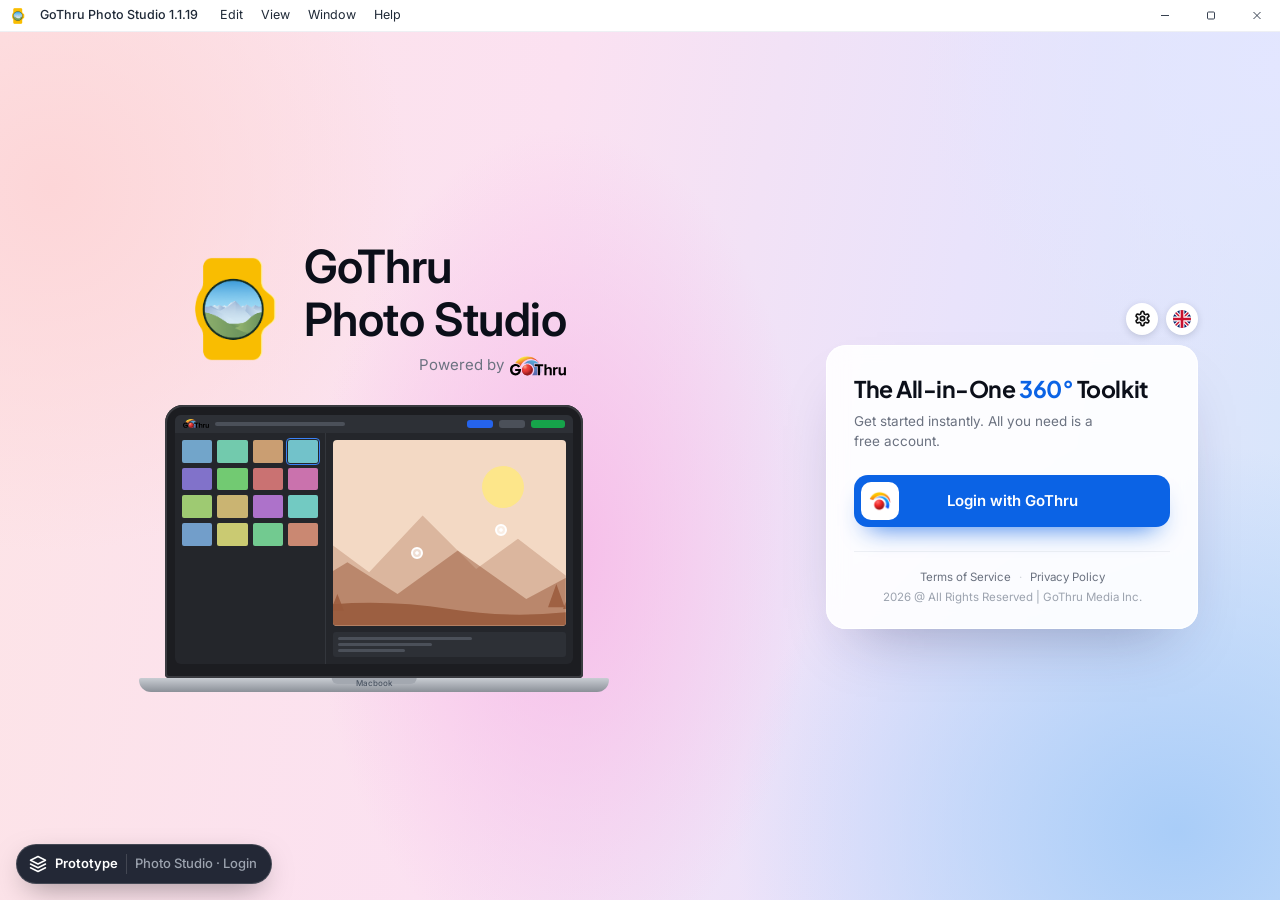
<file: photo-studio.html>
<!doctype html>
<html lang="en">
<head>
<meta charset="utf-8">
<meta name="viewport" content="width=device-width, initial-scale=1, viewport-fit=cover">
<title>GoThru Photo Studio — Sign in</title>
<meta name="description" content="GoThru Photo Studio desktop app × GoThru SSO — Keycloak downtime resilience login prototype (pre-flight probe, maintenance modal, Google & email code fallback).">
<link rel="preconnect" href="https://fonts.googleapis.com">
<link rel="preconnect" href="https://fonts.gstatic.com" crossorigin>
<link href="https://fonts.googleapis.com/css2?family=Inter:wght@400;500;600;700;800&family=Plus+Jakarta+Sans:wght@600;700;800&display=swap" rel="stylesheet">
<link rel="icon" type="image/png" href="assets/logos/photo-studio.png">
<link rel="stylesheet" href="style.css">
<link rel="stylesheet" href="photo-studio.css">
</head>
<body class="ps-page" data-brand="Photo Studio">

<!-- Desktop app window chrome (Electron-style title bar) -->
<div class="ps-titlebar" aria-hidden="true">
  <img src="assets/logos/photo-studio.png" alt="" width="16" height="16">
  <span class="ps-tb-name">GoThru Photo Studio 1.1.19</span>
  <span class="ps-tb-menu"><span>Edit</span><span>View</span><span>Window</span><span>Help</span></span>
  <span class="ps-tb-win">
    <svg viewBox="0 0 10 10"><path d="M1 5h8"/></svg>
    <svg viewBox="0 0 10 10"><rect x="1.5" y="1.5" width="7" height="7" rx="1"/></svg>
    <svg viewBox="0 0 10 10"><path d="M1.5 1.5l7 7M8.5 1.5l-7 7"/></svg>
  </span>
</div>

<!-- ================= SVG SPRITE ================= -->
<svg class="sprite" aria-hidden="true" focusable="false">
  <defs>
  </defs>

  <!-- GoThru wordmark (approximation — swap with official asset) -->
  <!-- Official GoThru logo (gmi-logo-light.svg), cropped to its artwork -->
  <symbol id="lg-gothru" viewBox="12 160 1986 684">
<path d="M12.502 631.996C12.502 508.062 104.009 429.329 216.097 429.329C295.031 429.329 344.775 470.44 373.387 516.846L306.475 554.443C288.756 526.835 256.154 503.343 216.122 503.343C146.35 503.343 96.0282 557.982 96.0282 631.996C96.0282 706.01 146.375 760.623 216.122 760.623C270.46 760.623 303.062 724.783 315.059 683.673H196.094V610.236H404.257C404.257 750.032 330.494 834.637 208.668 834.637C104.009 834.637 12.502 755.328 12.502 631.996Z" fill="#010101"/>
<path d="M1118.58 595.955C1115.39 573.793 1110.19 552.284 1103.14 531.679H1100.58V781.53C1105.15 766.12 1108.91 750.383 1111.9 734.371C1112.78 729.752 1113.58 725.134 1114.33 720.516C1118.32 695.017 1120.53 668.865 1120.53 642.211V638.747C1120.51 624.29 1119.78 610.035 1118.58 595.955Z" fill="url(#paint0_linear_gmi)"/>
<path d="M818.607 648.085C818.607 755.002 734.202 841.716 630.095 841.716C525.989 841.716 441.584 755.028 441.584 648.085C441.584 541.167 525.989 454.479 630.095 454.479C734.202 454.479 818.607 541.142 818.607 648.085Z" fill="url(#paint1_linear_gmi)"/>
<path opacity="0.26" d="M630.083 495.012C547.786 495.012 481.051 563.529 481.051 648.085C481.051 732.615 547.761 801.158 630.083 801.158C712.405 801.158 779.115 732.615 779.115 648.085C779.115 563.554 712.379 495.012 630.083 495.012Z" fill="white"/>
<path d="M863.495 413.318H1035.01C972.295 341.387 881.189 296.11 779.768 296.11C682.914 296.11 595.423 337.522 533.129 403.932C528.612 409.528 518.422 419.969 506.525 435.455C542.667 413.268 584.907 400.493 630.083 400.493C763.228 400.493 871.175 511.351 871.175 648.11C871.175 718.736 842.362 782.485 796.182 827.586H975.005V531.681H863.52V413.318H863.495Z" fill="url(#paint2_linear_gmi)"/>
<path d="M623.985 162.235C463.407 162.235 326.196 231.732 236.872 340.708C220.107 361.112 205.098 382.897 191.922 405.887C201.359 404.808 210.971 404.256 220.709 404.256C306.319 404.256 360.405 448.679 391.602 498.951C446.065 355.415 605.563 249.275 763.58 249.275C767.545 249.275 771.461 249.526 775.451 249.677C896.574 253.617 993.729 317.166 1058.43 412.839C976.888 262.904 817.641 162.235 623.985 162.235Z" fill="url(#paint3_linear_gmi)"/>
<path d="M1420.1 827.586V654.886C1420.1 615.532 1400.07 603.184 1369.2 603.184C1340.62 603.184 1318.31 619.623 1306.31 636.088V827.586H1233.1V435.78H1306.31V580.295C1324.03 559.137 1357.78 536.825 1402.96 536.825C1463.57 536.825 1492.76 570.883 1492.76 626.099V827.586H1420.1Z" fill="#010101"/>
<path d="M1540.72 827.584V543.876H1613.36V582.05C1633.38 557.379 1667.12 536.823 1701.43 536.823V609.658C1696.28 608.478 1689.98 607.901 1681.42 607.901C1657.4 607.901 1625.38 622.006 1613.36 640.202V827.584H1540.72Z" fill="#010101"/>
<path d="M1922.71 827.586V791.746C1903.84 812.879 1870.68 834.639 1825.48 834.639C1764.87 834.639 1736.28 800.556 1736.28 745.34V543.878H1808.92V715.975C1808.92 755.329 1828.95 768.254 1859.82 768.254C1887.85 768.254 1910.16 752.392 1922.74 735.953V543.878H1995.37V827.586H1922.71Z" fill="#010101"/>
<path d="M996.917 827.586V509.217H885.381V435.78H1189.64V509.217H1078.71V827.586H996.917Z" fill="#010101"/>
<path d="M629.239 840.06C733.753 840.06 818.478 753.043 818.478 645.701C818.478 538.359 733.753 451.342 629.239 451.342C524.725 451.342 440 538.359 440 645.701C440 753.043 524.725 840.06 629.239 840.06Z" fill="url(#paint4_radial_gmi)"/>
<defs>
<linearGradient id="paint0_linear_gmi" x1="1270.96" y1="294.184" x2="955.241" y2="965.649" gradientUnits="userSpaceOnUse">
<stop stop-color="#51C8EC"/>
<stop offset="0.1031" stop-color="#54BEE5"/>
<stop offset="0.2981" stop-color="#56A7D7"/>
<stop offset="0.5645" stop-color="#5A83BF"/>
<stop offset="0.8887" stop-color="#5A57A4"/>
<stop offset="1" stop-color="#5B449B"/>
</linearGradient>
<linearGradient id="paint1_linear_gmi" x1="478.006" y1="414.87" x2="769.065" y2="861.162" gradientUnits="userSpaceOnUse">
<stop stop-color="#F37221"/>
<stop offset="0.3832" stop-color="#B11F31"/>
<stop offset="0.6115" stop-color="#9F1C35"/>
<stop offset="0.875" stop-color="#388A95"/>
</linearGradient>
<linearGradient id="paint2_linear_gmi" x1="976.165" y1="130.847" x2="625.032" y2="877.624" gradientUnits="userSpaceOnUse">
<stop stop-color="#51C8EC"/>
<stop offset="0.1031" stop-color="#54BEE5"/>
<stop offset="0.2981" stop-color="#56A7D7"/>
<stop offset="0.5645" stop-color="#5A83BF"/>
<stop offset="0.8887" stop-color="#5A57A4"/>
<stop offset="1" stop-color="#5B449B"/>
</linearGradient>
<linearGradient id="paint3_linear_gmi" x1="531.48" y1="169" x2="633.265" y2="430.101" gradientUnits="userSpaceOnUse">
<stop stop-color="#F8ED39"/>
<stop offset="1" stop-color="#EC2227"/>
</linearGradient>
<radialGradient id="paint4_radial_gmi" cx="0" cy="0" r="1" gradientUnits="userSpaceOnUse" gradientTransform="translate(542.871 526.819) scale(334.408 343.475)">
<stop stop-color="#F9AC92"/>
<stop offset="0.3091" stop-color="#EF3D39"/>
<stop offset="0.4198" stop-color="#E53A37"/>
<stop offset="0.5447" stop-color="#D23331"/>
<stop offset="0.6764" stop-color="#B62828"/>
<stop offset="0.8121" stop-color="#921A1D"/>
<stop offset="0.8182" stop-color="#90191C"/>
<stop offset="0.8556" stop-color="#971A1D"/>
<stop offset="0.9062" stop-color="#A91C20"/>
<stop offset="0.964" stop-color="#C91D23"/>
<stop offset="1" stop-color="#E51E25"/>
</radialGradient>
</defs>
  </symbol>
  <!-- Panorra mark -->
  <!-- Google G -->
  <symbol id="lg-google" viewBox="0 0 24 24">
    <path fill="#4285F4" d="M22.56 12.25c0-.78-.07-1.53-.2-2.25H12v4.26h5.92c-.26 1.37-1.04 2.53-2.21 3.31v2.77h3.57c2.08-1.92 3.28-4.74 3.28-8.09z"/>
    <path fill="#34A853" d="M12 23c2.97 0 5.46-.98 7.28-2.66l-3.57-2.77c-.98.66-2.23 1.06-3.71 1.06-2.86 0-5.29-1.93-6.16-4.53H2.18v2.84C3.99 20.53 7.7 23 12 23z"/>
    <path fill="#FBBC05" d="M5.84 14.09c-.22-.66-.35-1.36-.35-2.09s.13-1.43.35-2.09V7.06H2.18C1.43 8.55 1 10.22 1 12s.43 3.45 1.18 4.94l2.85-2.22.81-.63z"/>
    <path fill="#EA4335" d="M12 5.38c1.62 0 3.06.56 4.21 1.64l3.15-3.15C17.45 2.09 14.97 1 12 1 7.7 1 3.99 3.47 2.18 7.06l3.66 2.84c.87-2.6 3.3-4.52 6.16-4.52z"/>
  </symbol>
  <!-- Mountains illustration (colour via currentColor) -->
  <symbol id="ill-mountains" viewBox="0 0 400 160" preserveAspectRatio="xMidYMax slice">
    <path d="M0 112 L58 62 L104 96 L168 28 L232 92 L282 56 L342 102 L400 72 V160 H0Z" fill="currentColor" opacity=".28"/>
    <path d="M0 132 L78 84 L138 122 L210 70 L292 128 L352 96 L400 116 V160 H0Z" fill="currentColor" opacity=".5"/>
    <path d="M40 140 l10 -26 l10 26z M58 142 l8 -20 l8 20z M318 138 l10 -28 l10 28z M336 140 l7 -18 l7 18z" fill="currentColor" opacity=".85"/>
    <path d="M0 160 V142 Q100 124 200 140 T400 134 V160Z" fill="currentColor" opacity=".9"/>
  </symbol>

  <!-- UI icons (24px, stroke) -->
  <symbol id="i-mail" viewBox="0 0 24 24"><rect x="2" y="4" width="20" height="16" rx="2"/><path d="m22 7-8.97 5.7a1.94 1.94 0 0 1-2.06 0L2 7"/></symbol>
  <symbol id="i-lock" viewBox="0 0 24 24"><rect x="3" y="11" width="18" height="11" rx="2"/><path d="M7 11V7a5 5 0 0 1 10 0v4"/></symbol>
  <symbol id="i-eye" viewBox="0 0 24 24"><path d="M2 12s3-7 10-7 10 7 10 7-3 7-10 7-10-7-10-7Z"/><circle cx="12" cy="12" r="3"/></symbol>
  <symbol id="i-arrow" viewBox="0 0 24 24"><path d="M5 12h14"/><path d="m12 5 7 7-7 7"/></symbol>
  <symbol id="i-x" viewBox="0 0 24 24"><path d="M18 6 6 18"/><path d="m6 6 12 12"/></symbol>
  <symbol id="i-shield" viewBox="0 0 24 24"><path d="M20 13c0 5-3.5 7.5-7.66 8.95a1 1 0 0 1-.67-.01C7.5 20.5 4 18 4 13V6a1 1 0 0 1 1-1c2 0 4.5-1.2 6.24-2.72a1.17 1.17 0 0 1 1.52 0C14.51 3.81 17 5 19 5a1 1 0 0 1 1 1z"/><path d="m9 12 2 2 4-4"/></symbol>
  <symbol id="i-refresh" viewBox="0 0 24 24"><path d="M3 12a9 9 0 0 1 9-9 9.75 9.75 0 0 1 6.74 2.74L21 8"/><path d="M21 3v5h-5"/><path d="M21 12a9 9 0 0 1-9 9 9.75 9.75 0 0 1-6.74-2.74L3 16"/><path d="M8 16H3v5"/></symbol>
  <symbol id="i-check" viewBox="0 0 24 24"><path d="M20 6 9 17l-5-5"/></symbol>
  <symbol id="i-link" viewBox="0 0 24 24"><path d="M10 13a5 5 0 0 0 7.54.54l3-3a5 5 0 0 0-7.07-7.07l-1.72 1.71"/><path d="M14 11a5 5 0 0 0-7.54-.54l-3 3a5 5 0 0 0 7.07 7.07l1.71-1.71"/></symbol>
  <symbol id="i-alert" viewBox="0 0 24 24"><path d="m21.73 18-8-14a2 2 0 0 0-3.48 0l-8 14A2 2 0 0 0 4 21h16a2 2 0 0 0 1.73-3"/><path d="M12 9v4"/><path d="M12 17h.01"/></symbol>
  <symbol id="i-cloud" viewBox="0 0 24 24"><path d="M17.5 19H9a7 7 0 1 1 6.71-9h1.79a4.5 4.5 0 1 1 0 9Z"/></symbol>
  <symbol id="i-info" viewBox="0 0 24 24"><circle cx="12" cy="12" r="10"/><path d="M12 16v-4"/><path d="M12 8h.01"/></symbol>
  <symbol id="i-server" viewBox="0 0 24 24"><rect x="2" y="2" width="20" height="8" rx="2"/><rect x="2" y="14" width="20" height="8" rx="2"/><path d="M6 6h.01"/><path d="M6 18h.01"/></symbol>
  <symbol id="i-chev-left" viewBox="0 0 24 24"><path d="m15 18-6-6 6-6"/></symbol>
  <symbol id="i-external" viewBox="0 0 24 24"><path d="M15 3h6v6"/><path d="M10 14 21 3"/><path d="M18 13v6a2 2 0 0 1-2 2H5a2 2 0 0 1-2-2V8a2 2 0 0 1 2-2h6"/></symbol>
  <symbol id="i-search" viewBox="0 0 24 24"><circle cx="11" cy="11" r="8"/><path d="m21 21-4.3-4.3"/></symbol>
  <symbol id="i-home" viewBox="0 0 24 24"><path d="m3 9 9-7 9 7v11a2 2 0 0 1-2 2H5a2 2 0 0 1-2-2z"/><path d="M9 22V12h6v10"/></symbol>
  <symbol id="i-compass" viewBox="0 0 24 24"><circle cx="12" cy="12" r="10"/><path d="m16.24 7.76-2.12 6.36-6.36 2.12 2.12-6.36 6.36-2.12z"/></symbol>
  <symbol id="i-image" viewBox="0 0 24 24"><rect x="3" y="3" width="18" height="18" rx="2"/><circle cx="9" cy="9" r="2"/><path d="m21 15-3.09-3.09a2 2 0 0 0-2.82 0L6 21"/></symbol>
  <symbol id="i-chart" viewBox="0 0 24 24"><path d="M3 3v18h18"/><path d="m19 9-5 5-4-4-3 3"/></symbol>
  <symbol id="i-sliders" viewBox="0 0 24 24"><path d="M4 21v-7"/><path d="M4 10V3"/><path d="M12 21v-9"/><path d="M12 8V3"/><path d="M20 21v-5"/><path d="M20 12V3"/><path d="M1 14h6"/><path d="M9 8h6"/><path d="M17 16h6"/></symbol>
  <symbol id="i-plus" viewBox="0 0 24 24"><path d="M5 12h14"/><path d="M12 5v14"/></symbol>
  <symbol id="i-wifi-off" viewBox="0 0 24 24"><path d="M12 20h.01"/><path d="M8.5 16.43a5 5 0 0 1 7 0"/><path d="M5 12.86a10 10 0 0 1 5.17-2.69"/><path d="M19 12.86a10 10 0 0 0-2-1.52"/><path d="M2 8.82a15 15 0 0 1 4.18-2.64"/><path d="M22 8.82a15 15 0 0 0-11.29-3.76"/><path d="m2 2 20 20"/></symbol>
  <symbol id="i-layers" viewBox="0 0 24 24"><path d="m12 2 10 5-10 5L2 7z"/><path d="m2 17 10 5 10-5"/><path d="m2 12 10 5 10-5"/></symbol>
  <symbol id="i-inbox" viewBox="0 0 24 24"><path d="M22 12h-6l-2 3h-4l-2-3H2"/><path d="M5.45 5.11 2 12v6a2 2 0 0 0 2 2h16a2 2 0 0 0 2-2v-6l-3.45-6.89A2 2 0 0 0 16.76 4H7.24a2 2 0 0 0-1.79 1.11z"/></symbol>
  <symbol id="i-clock" viewBox="0 0 24 24"><circle cx="12" cy="12" r="10"/><path d="M12 6v6l4 2"/></symbol>
  <symbol id="i-zap" viewBox="0 0 24 24"><path d="M4 14a1 1 0 0 1-.78-1.63l9.9-10.2a.5.5 0 0 1 .86.46l-1.92 6.02A1 1 0 0 0 13 10h7a1 1 0 0 1 .78 1.63l-9.9 10.2a.5.5 0 0 1-.86-.46l1.92-6.02A1 1 0 0 0 11 14z"/></symbol>
  <symbol id="i-database" viewBox="0 0 24 24"><ellipse cx="12" cy="5" rx="9" ry="3"/><path d="M3 5V19A9 3 0 0 0 21 19V5"/><path d="M3 12A9 3 0 0 0 21 12"/></symbol>
  <symbol id="i-map" viewBox="0 0 24 24"><path d="M14.1 6.03a2 2 0 0 0 1.79 0l3.66-1.83A1 1 0 0 1 21 5.1v12.28a1 1 0 0 1-.55.9l-4.56 2.28a2 2 0 0 1-1.79 0l-4.21-2.1a2 2 0 0 0-1.79 0l-3.66 1.83A1 1 0 0 1 3 19.38V7.1a1 1 0 0 1 .55-.9l4.56-2.28a2 2 0 0 1 1.79 0z"/><path d="M15 5.76v15"/><path d="M9 3.24v15"/></symbol>
  <symbol id="i-settings" viewBox="0 0 24 24"><path d="M12.22 2h-.44a2 2 0 0 0-2 2v.18a2 2 0 0 1-1 1.73l-.43.25a2 2 0 0 1-2 0l-.15-.08a2 2 0 0 0-2.73.73l-.22.38a2 2 0 0 0 .73 2.73l.15.1a2 2 0 0 1 1 1.72v.51a2 2 0 0 1-1 1.74l-.15.09a2 2 0 0 0-.73 2.73l.22.38a2 2 0 0 0 2.73.73l.15-.08a2 2 0 0 1 2 0l.43.25a2 2 0 0 1 1 1.73V20a2 2 0 0 0 2 2h.44a2 2 0 0 0 2-2v-.18a2 2 0 0 1 1-1.73l.43-.25a2 2 0 0 1 2 0l.15.08a2 2 0 0 0 2.73-.73l.22-.39a2 2 0 0 0-.73-2.73l-.15-.08a2 2 0 0 1-1-1.74v-.5a2 2 0 0 1 1-1.74l.15-.09a2 2 0 0 0 .73-2.73l-.22-.38a2 2 0 0 0-2.73-.73l-.15.08a2 2 0 0 1-2 0l-.43-.25a2 2 0 0 1-1-1.73V4a2 2 0 0 0-2-2z"/><circle cx="12" cy="12" r="3"/></symbol>
  <symbol id="i-globe" viewBox="0 0 24 24"><circle cx="12" cy="12" r="10"/><path d="M12 2a14.5 14.5 0 0 0 0 20 14.5 14.5 0 0 0 0-20"/><path d="M2 12h20"/></symbol>
  <symbol id="i-play" viewBox="0 0 24 24"><polygon points="6 3 20 12 6 21 6 3"/></symbol>
</svg>


<!-- =========================================================
     SCREEN 1 — Photo Studio desktop login (inline SSO card + Maintenance modal)
     ========================================================= -->
<section class="screen is-active" id="scr-app" data-label="Photo Studio · Login">
  <div class="ps-start">
    <div class="ps-brandcol">
      <div class="ps-lockup">
        <img src="assets/logos/photo-studio.png" alt="" width="96" height="96">
        <div class="ps-lockup-text">
          <b>GoThru<br>Photo Studio</b>
          <span>Powered by <svg role="img" aria-label="GoThru"><use href="#lg-gothru"/></svg></span>
        </div>
      </div>
      <div class="ps-laptop" aria-hidden="true">
        <div class="ps-lid"><div class="ps-scr">
          <div class="ps-app-bar"><svg><use href="#lg-gothru"/></svg><span class="ps-crumb"></span><em></em><em></em><em class="go"></em></div>
          <div class="ps-app">
            <div class="ps-grid"><i style="--h:205"></i><i style="--h:160"></i><i style="--h:30"></i><i style="--h:185"></i><i style="--h:250"></i><i style="--h:120"></i><i style="--h:0"></i><i style="--h:320"></i><i style="--h:90"></i><i style="--h:45"></i><i style="--h:280"></i><i style="--h:175"></i><i style="--h:210"></i><i style="--h:60"></i><i style="--h:140"></i><i style="--h:15"></i></div>
            <div class="ps-view">
              <div class="pano ps-pano"><div class="pano-sun"></div><div class="pano-track"><svg class="pano-mtn"><use href="#ill-mountains"/></svg><svg class="pano-mtn"><use href="#ill-mountains"/></svg></div><span class="hotspot" style="left:34%;top:58%"></span><span class="hotspot" style="left:70%;top:46%"></span></div>
              <div class="ps-meta"><span></span><span></span><span></span></div>
            </div>
          </div>
        </div></div>
        <div class="ps-base"><span></span><em>Macbook</em></div>
      </div>
    </div>

    <div class="ps-cardcol">
      <div class="ps-tools">
        <button class="ps-tool" type="button" aria-label="Settings"><svg class="i"><use href="#i-settings"/></svg></button>
        <button class="ps-tool" type="button" aria-label="Language: English"><svg class="ps-flag" viewBox="0 0 60 60" aria-hidden="true"><clipPath id="ps-uk"><circle cx="30" cy="30" r="30"/></clipPath><g clip-path="url(#ps-uk)"><rect width="60" height="60" fill="#012169"/><path d="M0 0L60 60M60 0L0 60" stroke="#fff" stroke-width="12"/><path d="M0 0L60 60M60 0L0 60" stroke="#c8102e" stroke-width="5"/><path d="M30 0V60M0 30H60" stroke="#fff" stroke-width="16"/><path d="M30 0V60M0 30H60" stroke="#c8102e" stroke-width="9"/></g></svg></button>
      </div>
      <div class="ps-card">
        <h1 id="gate-title" tabindex="-1">The All-in-One <em>360°</em> Toolkit</h1>
        <p class="ps-sub">Get started instantly. All you need is a free account.</p>
        <button class="btn-sso ps-sso" id="login-button" type="button">
          <span class="ps-sso-tile"><img class="sso-mark" src="assets/logos/gothru.png" alt="" width="20" height="20"></span><span>Login with GoThru</span>
        </button>
        <p class="probe-hint" id="probe-hint" aria-live="polite"></p>
        <p class="ps-legal"><a href="#">Terms of Service</a><a href="#">Privacy Policy</a><span>2026 @ All Rights Reserved | GoThru Media Inc.</span></p>
      </div>
    </div>
  </div>

  <!-- Overlay: SSO maintenance modal (the gate is the inline card above) -->
  <div class="overlay" id="overlay" data-view="maint">
    <!-- NEW: SSO Maintenance Modal -->
    <div class="modal modal-maint" id="sso-maintenance-modal" data-mview="main" role="dialog" aria-modal="true" aria-labelledby="maint-title">

      <!-- View: main (polling + fallback) -->
      <div class="mview" data-v="main">
        <div class="mm-body">
        <div class="mm-head">
        <div class="maint-hero" aria-hidden="true">
          <span class="pulse-ring"></span><span class="pulse-ring r2"></span>
          <span class="maint-core"><svg class="i"><use href="#i-server"/></svg></span>
          <span class="maint-badge"><svg class="i"><use href="#i-refresh"/></svg></span>
        </div>
        <div class="mm-head-text">
        <h2 id="maint-title" tabindex="-1">Authentication Service Maintenance</h2>
        <p class="maint-desc">The GoThru Single Sign-On (SSO) service is undergoing brief maintenance (approx. 2–5 minutes). Your account and data are safe.</p>
        </div>
        </div>

        <!-- Polling runs in the background: status stays in the DOM for screen readers only -->
        <div class="status-box sr-only" id="status-box" data-tone="wait">
          <div class="status-row">
            <span class="status-ic" aria-hidden="true">
              <span class="spin s-wait"></span>
              <svg class="i s-ok"><use href="#i-check"/></svg>
              <svg class="i s-warn"><use href="#i-alert"/></svg>
            </span>
            <div id="sso-modal-status" aria-live="polite">Waiting for service to reconnect (checking every 10s)...</div>
          </div>
          <div class="attempts" aria-hidden="true">
            <div class="att" data-n="1"><span class="bar"><i></i></span><span class="att-l">Check 1 · 10s</span></div>
            <div class="att" data-n="2"><span class="bar"><i></i></span><span class="att-l">Check 2 · 20s</span></div>
            <div class="att" data-n="3"><span class="bar"><i></i></span><span class="att-l">Check 3 · 30s</span></div>
          </div>
          <p class="status-meta" id="status-meta"></p>
        </div>

        <p class="mm-note" id="mm-note" hidden></p>

        <!-- Emergency Dual Fallback (after 30s) -->
        <div class="fallback" id="sso-emergency-fallback">
          <div class="fb-inner">
            <div class="fb-content">
              <p class="fb-title">Need immediate access? Log in directly via Google or an email code:</p>
              <button class="btn btn-google" id="btn-google-fallback" type="button">
                <svg class="g-ic"><use href="#lg-google"/></svg> Sign in with Google
              </button>
              <div class="or"><span>OR</span></div>
              <form id="magic-link-form" novalidate>
                <label class="sr-only" for="magic-link-email">Registered email</label>
                <div class="ml-row">
                  <div class="input-wrap">
                    <svg class="i"><use href="#i-mail"/></svg>
                    <input class="input" type="email" id="magic-link-email" placeholder="Enter your registered email..." autocomplete="email" inputmode="email" required>
                  </div>
                  <button type="submit" class="btn btn-primary" id="btn-magic-link">Send Code</button>
                </div>
                <div id="magic-link-status" class="form-msg" role="status"></div>
              </form>
              <p class="fb-note"><svg class="i"><use href="#i-shield"/></svg> Passwordless · 6-digit code · expires in 15 minutes</p>
            </div>
          </div>
        </div>
        </div>

        <div class="sso-modal-actions">
          <button class="btn btn-secondary" id="btn-dismiss" type="button">Dismiss</button>
          <button class="btn btn-primary" id="btn-retry" type="button"><svg class="i"><use href="#i-refresh"/></svg> Retry Now</button>
        </div>
      </div>

      <!-- View: enter the emailed code (sent / resent) -->
      <div class="mview otp-view" data-v="sent">
        <button class="modal-back" id="ml-back" aria-label="Back"><svg class="i"><use href="#i-chev-left"/></svg></button>
        <div class="mail-ill" aria-hidden="true">
          <!-- Email-code envelope: lands, flap opens, letter rises, badge pops, sparkles, then floats -->
          <svg viewBox="0 0 180 156">
            <defs>
              <linearGradient id="ml-bg" x1="0" y1="0" x2="1" y2="1"><stop offset="0" stop-color="#ede9fe"/><stop offset="1" stop-color="#dbeafe"/></linearGradient>
              <linearGradient id="ml-pocket" x1="0" y1="0" x2="1" y2="1"><stop offset="0" stop-color="#3b82f6"/><stop offset="1" stop-color="#7c3aed"/></linearGradient>
              <linearGradient id="ml-flap" x1="0" y1="0" x2="0" y2="1"><stop offset="0" stop-color="#93c5fd"/><stop offset="1" stop-color="#818cf8"/></linearGradient>
              <clipPath id="ml-clip"><rect x="0" y="0" width="180" height="124"/></clipPath>
            </defs>
            <circle class="ml-disc" cx="90" cy="76" r="62" fill="url(#ml-bg)"/>
            <g class="ml-orbit"><circle cx="90" cy="76" r="72" fill="none" stroke="#c4b5fd" stroke-width="1.5" stroke-dasharray="2 7" stroke-linecap="round"/><circle cx="162" cy="76" r="4" fill="#8b5cf6"/></g>
            <ellipse class="ml-shadow" cx="90" cy="140" rx="42" ry="5" fill="#1e1b4b" opacity=".12"/>
            <g class="ml-float">
              <g class="ml-drop">
                <rect x="40" y="62" width="100" height="62" rx="10" fill="#c7d2fe"/>
                <path class="ml-flap-open" d="M40 68 Q40 62 46 62 H134 Q140 62 140 68 L94 34 Q90 31 86 34 Z" fill="#a5b4fc"/>
                <g clip-path="url(#ml-clip)">
                  <g class="ml-letter">
                    <rect x="52" y="40" width="76" height="70" rx="8" fill="#fff" stroke="#e0e7ff" stroke-width="1.5"/>
                    <rect x="62" y="51" width="56" height="18" rx="9" fill="#eef2ff"/>
                    <g fill="#4f46e5"><circle cx="75" cy="60" r="2.6"/><circle cx="85" cy="60" r="2.6"/><circle cx="95" cy="60" r="2.6"/><circle cx="105" cy="60" r="2.6"/></g>
                    <rect x="66" y="78" width="48" height="5" rx="2.5" fill="#e0e7ff"/>
                    <rect x="72" y="88" width="36" height="5" rx="2.5" fill="#eef2ff"/>
                  </g>
                </g>
                <path d="M40 70 L90 102 L140 70 V114 a10 10 0 0 1 -10 10 H50 a10 10 0 0 1 -10 -10 Z" fill="url(#ml-pocket)"/>
                <path d="M42 122 L80 94 M138 122 L100 94" stroke="#fff" stroke-opacity=".22" stroke-width="2" stroke-linecap="round"/>
                <path class="ml-flap-closed" d="M40 68 Q40 62 46 62 H134 Q140 62 140 68 L94 96 Q90 99 86 96 Z" fill="url(#ml-flap)"/>
              </g>
              <g class="ml-badge"><circle cx="134" cy="116" r="15" fill="#10b981" stroke="#fff" stroke-width="4"/><path d="M127.5 116.5l4.5 4.5 8.5-9" fill="none" stroke="#fff" stroke-width="3.2" stroke-linecap="round" stroke-linejoin="round"/></g>
            </g>
            <path class="ml-star s1" d="M30 40l2.4 6.6L39 49l-6.6 2.4L30 58l-2.4-6.6L21 49l6.6-2.4z" fill="#f59e0b"/>
            <path class="ml-star s2" d="M150 26l1.8 5 5 1.8-5 1.8-1.8 5-1.8-5-5-1.8 5-1.8z" fill="#ec4899"/>
            <path class="ml-star s3" d="M160 100l1.5 4 4 1.5-4 1.5-1.5 4-1.5-4-4-1.5 4-1.5z" fill="#8b5cf6"/>
            <circle class="ml-star s4" cx="24" cy="98" r="3" fill="#60a5fa"/>
          </svg>
        </div>
        <h2 id="sent-title" tabindex="-1">Check your email</h2>
        <p class="sent-lead"><span id="sent-lead">Enter the 6-digit code we sent to</span><br><b id="sent-email">you@example.com</b></p>
        <form class="otp-form" id="otp-form" novalidate>
          <div class="otp" id="otp" role="group" aria-label="6-digit code">
            <input class="otp-d" type="text" inputmode="numeric" pattern="[0-9]*" aria-label="Digit 1" autocomplete="one-time-code">
            <input class="otp-d" type="text" inputmode="numeric" pattern="[0-9]*" aria-label="Digit 2" autocomplete="off">
            <input class="otp-d" type="text" inputmode="numeric" pattern="[0-9]*" aria-label="Digit 3" autocomplete="off">
            <input class="otp-d" type="text" inputmode="numeric" pattern="[0-9]*" aria-label="Digit 4" autocomplete="off">
            <input class="otp-d" type="text" inputmode="numeric" pattern="[0-9]*" aria-label="Digit 5" autocomplete="off">
            <input class="otp-d" type="text" inputmode="numeric" pattern="[0-9]*" aria-label="Digit 6" autocomplete="off">
          </div>
          <div class="form-msg" id="otp-msg" role="status"></div>
          <button class="btn btn-primary btn-block" id="btn-verify-otp" type="submit" disabled>Verify</button>
        </form>
        <p class="sent-sub" id="sent-sub">The code expires in 15 minutes.</p>
        <button class="btn btn-secondary btn-block" id="btn-open-mail" type="button"><svg class="i"><use href="#i-external"/></svg> Open Email App</button>
        <button class="btn btn-secondary btn-block" id="btn-resend" type="button" disabled>Resend Code (60s)</button>
        <div class="banner banner-warn" id="resend-msg" hidden></div>
        <button class="link-btn" id="btn-diff-email" type="button"><svg class="i"><use href="#i-chev-left"/></svg> Use a different email</button>
      </div>
    </div>
  </div>
</section>


<!-- =========================================================
     SCREEN 2 — Redirecting to SSO (probe OK)
     ========================================================= -->
<section class="screen screen-center scene pf-screen" id="scr-preflight" data-label="Pre-flight check">
  <div class="horizon" aria-hidden="true"><span class="hz-sun"></span><svg class="hz-mtn"><use href="#ill-mountains"/></svg></div>
  <div class="card card-status vf-card pf-card">
    <div class="vf-brand"><img class="ps-ic" src="assets/logos/photo-studio.png" alt="" width="30" height="30"><span>GoThru Photo Studio</span></div>
    <div class="ring-ill" aria-hidden="true"><span class="arc"></span><span class="ring-core"><svg class="i ring-cloud"><use href="#i-cloud"/></svg><span class="ring-badge"><svg class="i rb-ok"><use href="#i-check"/></svg></span></span></div>
    <h1 tabindex="-1" id="pf-title">Preparing your sign-in</h1>
    <p id="pf-desc" aria-live="polite">We're checking the best way to sign you in to Photo Studio. This will only take a moment.</p>
    <ol class="steps" id="pf-steps">
      <li><span class="s-ic"><svg class="i ic-ok"><use href="#i-check"/></svg><svg class="i ic-x"><use href="#i-x"/></svg></span>Checking connection</li>
      <li><span class="s-ic"><svg class="i ic-ok"><use href="#i-check"/></svg><svg class="i ic-x"><use href="#i-x"/></svg></span>Preparing secure sign-in</li>
      <li><span class="s-ic"><svg class="i ic-ok"><use href="#i-check"/></svg><svg class="i ic-x"><use href="#i-x"/></svg></span>Finalizing setup</li>
      <li><span class="s-ic"><svg class="i ic-ok"><use href="#i-check"/></svg><svg class="i ic-x"><use href="#i-x"/></svg></span>Almost there...</li>
    </ol>
  </div>
</section>

<section class="screen screen-center scene" id="scr-redirect" data-label="Redirect to GoThru SSO">
  <div class="horizon" aria-hidden="true"><span class="hz-sun"></span><svg class="hz-mtn"><use href="#ill-mountains"/></svg></div>
  <div class="card card-status">
    <div class="rd-ill" aria-hidden="true">
      <div class="rd-win">
        <div class="rd-bar"><i></i><i></i><i></i></div>
        <svg class="rd-logo"><use href="#lg-gothru"/></svg>
      </div>
      <span class="rd-spin"><span class="spin"></span></span>
    </div>
    <h1>Continuing to your account</h1>
    <p>We're securely redirecting you to continue with your account.</p>
    <div class="progress" id="rd-progress"><i></i></div>
    <p class="secure-note"><svg class="i"><use href="#i-shield"/></svg><span>Secure sign-in with Gothru<small>Powered by Gothru SSO</small></span></p>
  </div>
</section>


<!-- =========================================================
     SCREEN 3 — ORIGINAL GoThru SSO login (id.gothru.org)
     ========================================================= -->
<section class="screen" id="scr-gothru-login" data-label="GoThru SSO login (original)">
  <div class="gt-login">
    <aside class="gt-side">
      <div class="gt-side-inner">
        <svg class="gt-logo" role="img" aria-label="GoThru"><use href="#lg-gothru"/></svg>
        <p class="gt-tagline">One account for your entire 360° workflow.</p>
        <article class="gt-appcard">
          <div class="gt-appcard-head">
            <span class="gt-appicon"><img src="assets/logos/gothru.png" alt="" width="28" height="28"></span>
            <div class="gt-appname"><h3>GoThru</h3><p>Central Tour Publishing</p></div>
            <span class="gt-badge">CORE CLOUD HUB</span>
          </div>
          <p class="gt-appdesc">Central command center for organizing, batch-editing, and publishing 360° virtual tours directly to Google Street View and hosting platforms.</p>
          <div class="gt-tags"><span>Tour Manager</span><span>Street View API</span><span>Cloud CMS</span></div>
        </article>
        <div class="gt-apps" aria-hidden="true">
          <span class="on"><img src="assets/logos/gothru.png" alt=""></span>
          <span><img src="assets/logos/photo-studio.png" alt=""></span>
          <span><img src="assets/logos/streetbuilder.png" alt=""></span>
          <span><img src="assets/logos/tourmkr.png" alt=""></span>
          <span><img src="assets/logos/streeteditor.png" alt=""></span>
          <span><img src="assets/logos/viewer360.png" alt=""></span>
          <span><img src="assets/logos/mapthru.png" alt=""></span>
          <span><img src="assets/logos/villume.png" alt=""></span>
          <span><img src="assets/logos/photoviewer.png" alt=""></span>
        </div>
        <div class="gt-dots" aria-hidden="true"><i class="on"></i><i></i><i></i><i></i><i></i><i></i><i></i><i></i><i></i></div>
        <footer class="gt-foot">
          <nav aria-label="GoThru links"><a href="#">GoThru.co</a><a href="#">Documentation</a><a href="#">Tutorials</a><a href="#">FAQ</a><a href="#">Support</a></nav>
          <p>© 2026 GoThru. All rights reserved. • Powering a more connected work ecosystem.</p>
        </footer>
      </div>
    </aside>

    <main class="gt-main">
      <form class="gt-form" id="gt-form" novalidate>
        <svg class="gt-form-logo" role="img" aria-label="GoThru"><use href="#lg-gothru"/></svg>
        <h1>Welcome back</h1>
        <p class="gt-sub">Sign in to your GoThru account</p>

        <label for="gt-email">Email Address</label>
        <div class="gt-input">
          <svg class="i"><use href="#i-mail"/></svg>
          <input id="gt-email" type="email" value="testergothru@gmail.com" autocomplete="email">
        </div>

        <label for="gt-pass">Password</label>
        <div class="gt-input">
          <svg class="i"><use href="#i-lock"/></svg>
          <input id="gt-pass" type="password" placeholder="Enter your password" autocomplete="current-password">
          <button type="button" class="gt-eye" id="gt-eye" aria-label="Show password"><svg class="i"><use href="#i-eye"/></svg></button>
        </div>
        <p class="gt-err" id="gt-err" hidden>Please enter your password.</p>

        <label class="gt-check"><input type="checkbox" id="gt-agree"> <span>I agree to the GoThru <a href="#">Terms of Service</a> and <a href="#">Privacy Policy</a>.</span></label>
        <label class="gt-check"><input type="checkbox"> <span>Keep me signed in</span></label>
        <a class="gt-forgot" href="#">Forgot password?</a>

        <button class="gt-submit" id="gt-submit" type="submit" disabled>Sign in <svg class="i"><use href="#i-arrow"/></svg></button>

        <div class="gt-or"><span>or continue with</span></div>
        <button class="gt-google" id="gt-google" type="button"><svg class="g-ic"><use href="#lg-google"/></svg> Continue with Google</button>
        <p class="gt-signup">Don't have an account? <a href="#">Create an account</a></p>
      </form>
    </main>
  </div>
</section>


<!-- =========================================================
     SCREEN 4 — ORIGINAL status cards (Completing / Complete / Welcome back)
     ========================================================= -->
<section class="screen screen-center scene" id="scr-status" data-label="Sign-in status">
  <div class="horizon" aria-hidden="true"><span class="hz-sun"></span><svg class="hz-mtn"><use href="#ill-mountains"/></svg></div>
  <div class="card card-status vf-card st-card" id="st-card">
    <svg class="st-logo" role="img" aria-label="GoThru"><use href="#lg-gothru"/></svg>
    <div class="st-visual" id="st-visual"></div>
    <h1 id="st-title">Completing GoThru sign in</h1>
    <p id="st-desc">Verifying your account and preparing your session.</p>
    <ol class="steps st-steps" id="st-list"></ol>
  </div>
</section>


<!-- =========================================================
     SCREEN 5 — Emergency email (inbox preview)
     ========================================================= -->
<section class="screen soft-bg" id="scr-email" data-label="Emergency login email">
  <div class="mail-shell">
    <header class="mail-top">
      <button class="link-btn" id="mail-back" type="button"><svg class="i"><use href="#i-chev-left"/></svg> Back to Photo Studio</button>
      <span class="mail-app"><svg class="i"><use href="#i-inbox"/></svg> Inbox</span>
    </header>
    <article class="mail">
      <div class="mail-meta">
        <h1 class="mail-subject">⚡ Emergency Login Code - GoThru SSO Outage Fallback</h1>
        <div class="mail-from">
          <span class="avatar av-gt" aria-hidden="true">G</span>
          <div><b>GoThru Security</b> <span class="muted">&lt;no-reply@id.gothru.org&gt;</span><br><small>to <span id="mail-to">you@example.com</span> · just now</small></div>
        </div>
      </div>
      <div class="mail-body">
        <div class="mt-card">
          <div class="mt-brand">
            <svg class="mt-gt"><use href="#lg-gothru"/></svg><span class="mt-x">×</span>
            <img class="mt-pn" src="assets/logos/photo-studio.png" alt="GoThru Photo Studio" width="20" height="20">
          </div>
          <span class="mt-icon"><svg class="i"><use href="#i-zap"/></svg></span>
          <h2>Your emergency sign-in code</h2>
          <p>Enter this code in Photo Studio to sign in:</p>
          <b class="otp-code" id="mail-code">000000</b>
          <button class="btn btn-primary btn-lg" id="mail-copy" type="button">Copy Code</button>
          <span class="mt-notice"><svg class="i"><use href="#i-clock"/></svg> This single-use code expires in 15 minutes.</span>
          <p class="mt-warn"><svg class="i"><use href="#i-shield"/></svg> Never share this code. If you did not request it, you can safely ignore this email.</p>
        </div>
        <p class="mt-foot">© 2026 GoThru · Sent because an emergency sign-in was requested for GoThru Photo Studio.</p>
      </div>
    </article>
  </div>
</section>


<!-- =========================================================
     SCREEN 6 — signing in after /auth/email-code/verify
     ========================================================= -->
<section class="screen screen-center scene" id="scr-verify" data-label="Signing in">
  <div class="horizon" aria-hidden="true"><span class="hz-sun"></span><svg class="hz-mtn"><use href="#ill-mountains"/></svg></div>
  <div class="card card-status vf-card" id="vf-card" data-state="verifying">
    <div class="vf-brand"><img class="ps-ic" src="assets/logos/photo-studio.png" alt="" width="30" height="30"><span>GoThru Photo Studio</span></div>

    <div class="vf-view" data-v="verifying">
      <div class="ring-ill" aria-hidden="true"><span class="arc"></span><span class="ring-core"><svg class="i"><use href="#i-shield"/></svg></span></div>
      <h1>Signing you in</h1>
      <p>Your code is correct. Please wait a moment while we set up your session.</p>
      <ol class="steps" id="vf-steps">
        <li><span class="s-ic"><svg class="i ic-ok"><use href="#i-check"/></svg><svg class="i ic-x"><use href="#i-x"/></svg></span>Code verified</li>
        <li><span class="s-ic"><svg class="i ic-ok"><use href="#i-check"/></svg><svg class="i ic-x"><use href="#i-x"/></svg></span>Signing you in securely</li>
        <li><span class="s-ic"><svg class="i ic-ok"><use href="#i-check"/></svg><svg class="i ic-x"><use href="#i-x"/></svg></span>Setting up your account</li>
      </ol>
    </div>

    <div class="vf-view" data-v="success">
      <div class="success-ill" aria-hidden="true">
        <!-- 360° lens: panorama pans inside, orbit ring draws in, check is drawn, confetti bursts -->
        <svg viewBox="0 0 360 184">
          <defs>
            <clipPath id="sx-clip"><circle cx="180" cy="88" r="60"/></clipPath>
            <linearGradient id="sx-sky" x1="0" y1="0" x2="0" y2="1"><stop offset="0" stop-color="#c7d2fe"/><stop offset=".7" stop-color="#fbe4f1"/></linearGradient>
            <linearGradient id="sx-ring" x1="0" y1="0" x2="1" y2="0"><stop offset="0" stop-color="#60a5fa"/><stop offset=".5" stop-color="#8b5cf6"/><stop offset="1" stop-color="#ec4899"/></linearGradient>
            <g id="sx-range">
              <path d="M0 112 L40 86 L70 100 L120 66 L170 98 L210 80 L260 104 L300 74 L360 112 V184 H0Z" fill="#a5b4fc"/>
              <path d="M0 126 L50 102 L95 122 L150 94 L205 124 L250 106 L300 126 L330 112 L360 126 V184 H0Z" fill="#7c83f0"/>
              <path d="M60 128 l7 -18 l7 18z M74 130 l5 -13 l5 13z M236 128 l7 -20 l7 20z M250 130 l5 -12 l5 12z" fill="#4f46e5"/>
              <path d="M0 136 Q90 128 180 136 T360 136 V184 H0Z" fill="#6366f1"/>
            </g>
          </defs>
          <circle class="sx-pulse" cx="180" cy="88" r="70" fill="#8b5cf6" opacity=".12"/>
          <g class="sx-ringwrap"><path class="sx-ring" pathLength="100" d="M66 102 A114 26 -10 1 1 294 62 A114 26 -10 1 1 66 102" fill="none" stroke="url(#sx-ring)" stroke-width="3" stroke-linecap="round" opacity=".55"/></g>
          <g class="sx-lens">
            <circle cx="180" cy="88" r="66" fill="#fff"/>
            <g clip-path="url(#sx-clip)">
              <rect x="110" y="20" width="140" height="140" fill="url(#sx-sky)"/>
              <circle cx="206" cy="62" r="11" fill="#fde68a"/>
              <g class="sx-pan"><use href="#sx-range"/><use href="#sx-range" x="360"/></g>
            </g>
          </g>
          <path class="sx-ring sx-front" pathLength="100" d="M66 102 A114 26 -10 0 0 294 62" fill="none" stroke="url(#sx-ring)" stroke-width="3" stroke-linecap="round"/>
          <circle class="sx-dot" r="5" fill="#ec4899" stroke="#fff" stroke-width="2">
            <animateMotion dur="7s" begin="1.2s" repeatCount="indefinite" path="M66 102 A114 26 -10 1 1 294 62 A114 26 -10 1 1 66 102"/>
          </circle>
          <g class="sx-badge"><circle cx="226" cy="134" r="21" fill="#10b981" stroke="#fff" stroke-width="5"/><path class="sx-tick" pathLength="1" d="M216.5 134.5l6.5 6.5 12.5-13" fill="none" stroke="#fff" stroke-width="4" stroke-linecap="round" stroke-linejoin="round"/></g>
          <g class="sx-confetti">
            <rect style="--x:-112px;--y:-58px;--r:200deg" x="177" y="85" width="6" height="10" rx="1.5" fill="#f59e0b"/>
            <rect style="--x:-128px;--y:6px;--r:-160deg" x="177" y="85" width="6" height="10" rx="1.5" fill="#8b5cf6"/>
            <circle style="--x:-96px;--y:52px;--r:0deg" cx="180" cy="88" r="4" fill="#60a5fa"/>
            <rect style="--x:-58px;--y:-76px;--r:120deg" x="177" y="85" width="6" height="10" rx="1.5" fill="#ec4899"/>
            <circle style="--x:52px;--y:-80px;--r:0deg" cx="180" cy="88" r="3.5" fill="#10b981"/>
            <rect style="--x:116px;--y:-52px;--r:-220deg" x="177" y="85" width="6" height="10" rx="1.5" fill="#60a5fa"/>
            <rect style="--x:132px;--y:10px;--r:160deg" x="177" y="85" width="6" height="10" rx="1.5" fill="#f59e0b"/>
            <circle style="--x:104px;--y:58px;--r:0deg" cx="180" cy="88" r="4" fill="#ec4899"/>
          </g>
          <path class="sx-star t1" d="M84 34l2.6 7 7 2.6-7 2.6-2.6 7-2.6-7-7-2.6 7-2.6z" fill="#f59e0b"/>
          <path class="sx-star t2" d="M282 120l2 5.4 5.4 2-5.4 2-2 5.4-2-5.4-5.4-2 5.4-2z" fill="#8b5cf6"/>
          <path class="sx-star t3" d="M292 30l1.6 4.4 4.4 1.6-4.4 1.6-1.6 4.4-1.6-4.4-4.4-1.6 4.4-1.6z" fill="#ec4899"/>
        </svg>
      </div>
      <h1>Welcome to Photo Studio</h1>
      <p>You've successfully signed in.<br>Let's start exploring amazing places!</p>
      <button class="btn btn-primary btn-block btn-lg" id="vf-continue" type="button">Continue</button>
    </div>

  </div>
</section>


<!-- =========================================================
     SCREEN 7 — Photo Studio dashboard (session resilience + app-to-app)
     ========================================================= -->
<section class="screen" id="scr-dashboard" data-label="Photo Studio dashboard">
  <div class="db">
    <aside class="db-side">
      <a class="db-brand" href="#"><img class="pn-icon" src="assets/logos/photo-studio.png" alt="" width="32" height="32">Photo Studio</a>
      <nav class="db-nav" aria-label="Dashboard">
        <a class="on" href="#"><svg class="i"><use href="#i-home"/></svg>Dashboard</a>
        <a href="#"><svg class="i"><use href="#i-compass"/></svg>My tours</a>
        <a href="#"><svg class="i"><use href="#i-image"/></svg>Panoramas</a>
        <a href="#"><svg class="i"><use href="#i-map"/></svg>Maps</a>
        <a href="#"><svg class="i"><use href="#i-chart"/></svg>Analytics</a>
        <a href="#"><svg class="i"><use href="#i-sliders"/></svg>Settings</a>
      </nav>
      <div class="db-side-card">
        <img class="sso-mark" src="assets/logos/gothru.png" alt="" width="22" height="22">
        <div><b>GoThru SSO</b><small id="sso-health">Connected</small></div>
        <span class="health-dot" id="health-dot"></span>
      </div>
    </aside>

    <div class="db-main">
      <header class="db-top">
        <a class="db-mbrand" href="#" aria-label="GoThru Photo Studio"><img class="pn-icon" src="assets/logos/photo-studio.png" alt="" width="32" height="32"></a>
        <div class="db-search"><svg class="i"><use href="#i-search"/></svg><input type="search" placeholder="Search tours, places…" aria-label="Search"></div>
        <span class="chip chip-blue" id="db-session-chip" hidden></span>
        <div class="db-user">
          <span class="avatar av-user" aria-hidden="true">ES</span>
          <div><b>Eko Syaepulloh Qa</b><small>eko@gothru.co</small></div>
        </div>
      </header>

      <!-- Non-blocking session banner (token refresh failed: 502/503/timeout) -->
      <div class="session-banner" id="session-banner" data-tone="warn" role="status">
        <span class="sb-ic"><svg class="i sb-warn"><use href="#i-wifi-off"/></svg><svg class="i sb-ok"><use href="#i-check"/></svg></span>
        <div class="sb-text">
          <b id="sb-title">Authentication service is temporarily unavailable. Your active session remains functional.</b>
          <span id="sb-sub">You can continue reading your data, but new changes or re-authentications may be delayed.</span>
        </div>
        <span class="sb-meta" id="sb-meta"></span>
        <button class="btn btn-secondary btn-sm" id="sb-retry" type="button"><svg class="i"><use href="#i-refresh"/></svg> Retry Now</button>
      </div>

      <div class="db-content">
        <div class="db-hello">
          <div>
            <h1>Welcome back, Eko</h1>
            <p>Here's what's happening with your 360° tours today.</p>
          </div>
          <button class="btn btn-primary" id="btn-import" type="button"><svg class="i"><use href="#i-plus"/></svg> Import from GoThru</button>
        </div>

        <div class="db-stats">
          <div class="stat"><span>Published tours</span><b>24</b><small class="up">+3 this month</small></div>
          <div class="stat"><span>Total views</span><b>18.2k</b><small class="up">+12.4%</small></div>
          <div class="stat"><span>Panoramas</span><b>312</b><small>across 9 projects</small></div>
          <div class="stat"><span>Avg. time on tour</span><b>3m 41s</b><small class="up">+18s</small></div>
        </div>

        <section class="db-section">
          <div class="db-sec-head">
            <h2>Your tours <small>synced from GoThru Dashboard</small></h2>
            <span class="sync-pill" id="sync-pill"></span>
          </div>
          <div class="banner banner-warn" id="stale-banner" hidden><svg class="i"><use href="#i-database"/></svg><span><b>Displaying cached data. Sync will resume shortly.</b><br><small>Last synced 2 hours ago · served from cache due to temporary service maintenance.</small></span></div>
          <div id="tour-grid"></div>
        </section>
      </div>
    </div>
  </div>

  <!-- Import dialog (App-to-App data exchange) -->
  <div class="overlay" id="import-overlay" data-view="import">
    <div class="modal modal-import" id="modal-import" data-state="loading" role="dialog" aria-modal="true" aria-labelledby="imp-title">
      <div class="imp-head">
        <div><h2 id="imp-title" tabindex="-1">Select from my GoThru</h2><p>Choose a tour or panorama to embed in your post.</p></div>
        <button class="modal-x" data-close-import aria-label="Close"><svg class="i"><use href="#i-x"/></svg></button>
      </div>

      <div class="imp-view" data-v="loading">
        <div class="imp-ill" aria-hidden="true"><svg class="i big"><use href="#i-map"/></svg><span class="imp-badge spin-slow"><svg class="i"><use href="#i-refresh"/></svg></span></div>
        <h3>Loading your GoThru data...</h3>
        <p>We're fetching your latest tours and panoramas. This may take a few seconds.</p>
        <div class="ctx-card">
          <small>You're signed in as</small>
          <div class="ctx-row"><span class="avatar av-user sm">ES</span><div><b>Eko Syaepulloh Qa</b><small>eko@gothru.co</small></div><img class="sso-mark" src="assets/logos/gothru.png" alt="" width="22" height="22"></div>
        </div>
        <button class="link-btn" type="button">Use a different GoThru account</button>
      </div>

      <div class="imp-view" data-v="list">
        <div class="imp-tabs" role="tablist"><button class="on" role="tab" aria-selected="true">Tours (6)</button><button role="tab" aria-selected="false">Panoramas (12)</button></div>
        <div class="banner banner-warn imp-stale"><svg class="i"><use href="#i-database"/></svg><span>Displaying cached data. Sync will resume shortly.</span></div>
        <div class="imp-search"><svg class="i"><use href="#i-search"/></svg><input type="search" placeholder="Search your tours..." aria-label="Search your tours"></div>
        <div class="imp-list" id="imp-list"></div>
      </div>

      <div class="imp-view" data-v="empty">
        <div class="imp-ill" aria-hidden="true"><svg class="i big"><use href="#i-compass"/></svg></div>
        <h3>You don't have any tours yet</h3>
        <p>Looks like you haven't created any tours or panoramas on GoThru yet. Your account is still being set up. Content will appear once sync completes.</p>
        <button class="btn btn-primary btn-block" type="button"><svg class="i"><use href="#i-external"/></svg> Create on GoThru</button>
        <div class="or"><span>or</span></div>
        <button class="btn btn-secondary btn-block" type="button"><svg class="i"><use href="#i-link"/></svg> Add link instead</button>
      </div>

      <div class="imp-view" data-v="unavailable">
        <div class="imp-ill warn" aria-hidden="true"><svg class="i big"><use href="#i-map"/></svg><span class="imp-badge bang">!</span></div>
        <h3>Your content isn't available right now</h3>
        <p>You can try again or add a GoThru tour link instead.</p>
        <button class="btn btn-primary btn-block" id="imp-retry" type="button"><svg class="i"><use href="#i-refresh"/></svg> Try again</button>
        <div class="or"><span>or</span></div>
        <button class="btn btn-secondary btn-block" type="button"><svg class="i"><use href="#i-link"/></svg> Add link instead</button>
      </div>

      <div class="imp-foot">
        <button class="btn btn-secondary" data-close-import type="button">Cancel</button>
        <button class="btn btn-primary" id="imp-select" type="button" disabled>Select</button>
      </div>
    </div>
  </div>
</section>

<!-- Toast -->
<div class="toast" id="toast" role="status" aria-live="polite">
  <span class="toast-ic"><svg class="i"><use href="#i-check"/></svg></span>
  <span class="toast-msg" id="toast-msg"></span>
  <button class="toast-x" id="toast-x" aria-label="Close"><svg class="i"><use href="#i-x"/></svg></button>
</div>


<!-- =========================================================
     PROTOTYPE CONTROLS (designer-only, not part of product UI)
     ========================================================= -->
<button class="proto-fab" id="proto-fab" aria-expanded="false" aria-controls="proto-panel">
  <svg class="i"><use href="#i-layers"/></svg><span>Prototype</span><em id="proto-current">Login</em>
</button>
<aside class="proto-panel" id="proto-panel" aria-label="Prototype controls">
  <div class="pp-head">
    <div><b>Prototype controls</b><small>Keycloak downtime resilience · Photo Studio × GoThru SSO</small></div>
    <button class="modal-x" id="proto-close" aria-label="Close"><svg class="i"><use href="#i-x"/></svg></button>
  </div>

  <div class="pp-group">
    <span class="pp-label">Keycloak status at click</span>
    <div class="seg" role="radiogroup">
      <label><input type="radio" name="scenario" value="healthy"><span>Online<small>TC-1</small></span></label>
      <label><input type="radio" name="scenario" value="recover"><span>Back at 15s<small>TC-3</small></span></label>
      <label><input type="radio" name="scenario" value="extended" checked><span>Down &gt; 30s<small>TC-4</small></span></label>
    </div>
  </div>

  <div class="pp-group">
    <span class="pp-label">Demo speed (polling 10s · resend 60s)</span>
    <div class="seg" role="radiogroup">
      <label><input type="radio" name="speed" value="1"><span>Real-time</span></label>
      <label><input type="radio" name="speed" value="5" checked><span>5× faster</span></label>
    </div>
  </div>

  <div class="pp-group">
    <span class="pp-label">Email code</span>
    <div class="seg" role="radiogroup">
      <label><input type="radio" name="link" value="valid" checked><span>Valid</span></label>
      <label><input type="radio" name="link" value="expired"><span>Expired &gt;15m</span></label>
    </div>
    <label class="pp-check"><input type="checkbox" id="pp-neterr"> Network error on “Send Code”</label>
    <p class="pp-hint">Rate limit: 4th request for the same email → 429. The code is in the emergency email; 5 wrong codes → request a new one.</p>
    <p class="pp-hint">Web: <a href="index.html" style="color:var(--blue)">index.html</a> · Mobile: <a href="mobile.html" style="color:var(--blue)">mobile.html</a></p>
  </div>

  <div class="pp-group">
    <span class="pp-label">App-to-app data (GoThru Dashboard → Photo Studio)</span>
    <select id="pp-a2a" class="pp-select">
      <option value="live">Live — token cached / dual-auth OK</option>
      <option value="stale">Provider down — stale cache (stale: true)</option>
      <option value="empty">Unknown user — unprovisioned []</option>
      <option value="unavailable">No cache — content unavailable</option>
    </select>
  </div>

  <div class="pp-group">
    <span class="pp-label">Active session (TC-5)</span>
    <button class="btn btn-secondary btn-sm btn-block" id="pp-restart-kc" type="button"><svg class="i"><use href="#i-wifi-off"/></svg> Simulate Keycloak restart</button>
  </div>

  <div class="pp-group">
    <span class="pp-label">Jump to screen</span>
    <div class="pp-jumps">
      <b>Login</b>
      <button data-jump="gate">Log in to continue</button>
      <button data-jump="preflight">Pre-flight check</button>
      <button data-jump="pf-ok">Pre-flight success</button>
      <button data-jump="redirect">Redirect to SSO</button>
      <button data-jump="gt-login">GoThru SSO login</button>
      <button data-jump="st-completing">Completing sign in</button>
      <button data-jump="st-welcome">Welcome back</button>
      <b>Maintenance modal</b>
      <button data-jump="maint-poll">Polling (0–30s)</button>
      <button data-jump="maint-recovered">Recovered → redirect</button>
      <button data-jump="maint-fallback">Maintenance + fallback</button>
      <button data-jump="google">Google fallback flow</button>
      <b>Email code</b>
      <button data-jump="ml-sent">Enter code</button>
      <button data-jump="ml-resent">New code sent</button>
      <button data-jump="otp-wrong">Wrong code</button>
      <button data-jump="otp-expired">Code expired</button>
      <button data-jump="ml-429">Rate limited (429)</button>
      <button data-jump="email">Emergency email</button>
      <button data-jump="vf-verifying">Signing in</button>
      <button data-jump="vf-success">Signed in · Welcome</button>
      <b>In-app</b>
      <button data-jump="db-magic">Dashboard (email code)</button>
      <button data-jump="db-session">Session banner</button>
      <button data-jump="import">Import dialog</button>
    </div>
  </div>

  <button class="btn btn-dark btn-block" id="pp-reset" type="button"><svg class="i"><use href="#i-refresh"/></svg> Restart flow</button>
</aside>

<script src="app.js"></script>
</body>
</html>
</file>
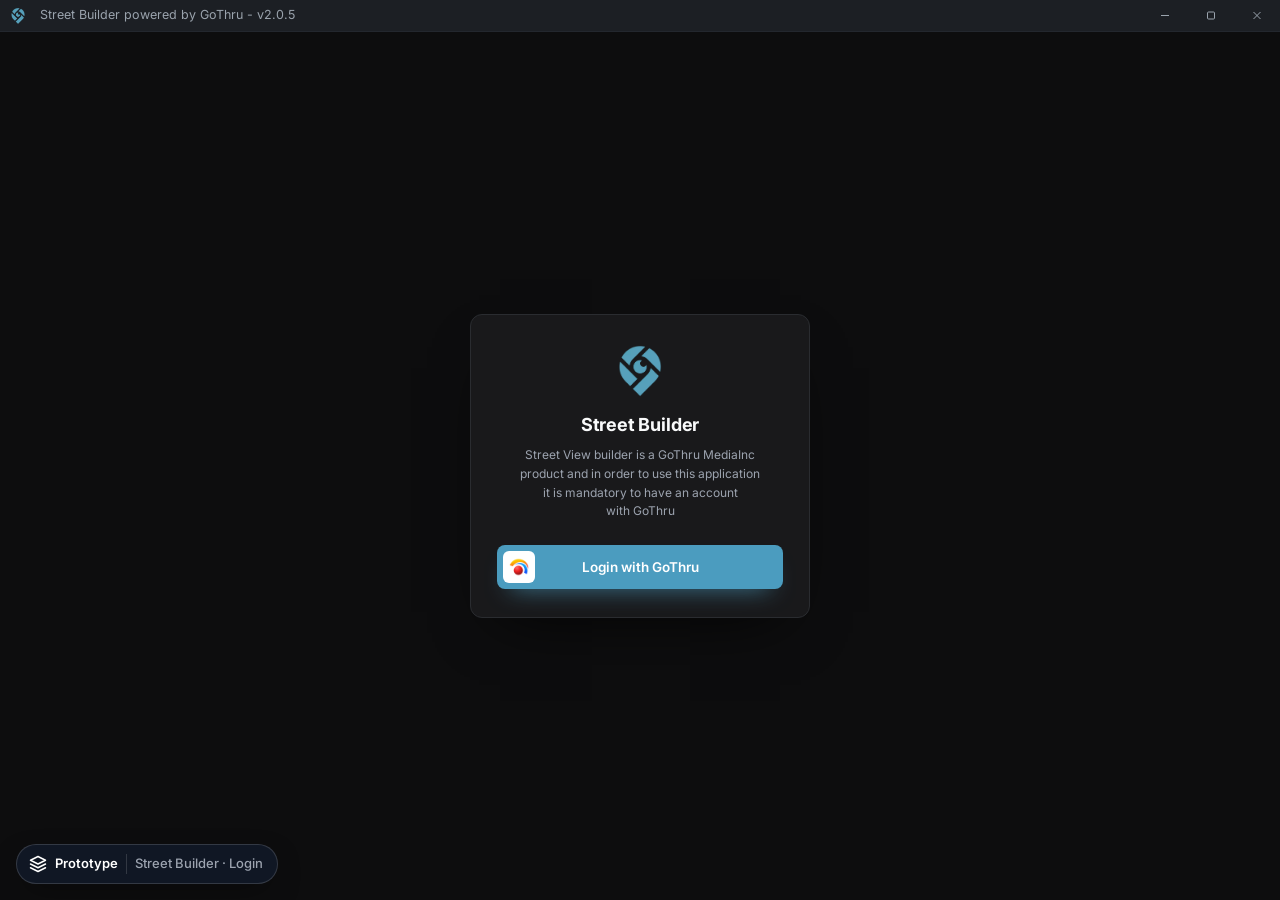
<file: street-builder.html>
<!doctype html>
<html lang="en">
<head>
<meta charset="utf-8">
<meta name="viewport" content="width=device-width, initial-scale=1, viewport-fit=cover">
<title>Street Builder — Sign in</title>
<meta name="description" content="Street Builder desktop app × GoThru SSO — Keycloak downtime resilience login prototype (pre-flight probe, maintenance modal, Google & email code fallback).">
<link rel="preconnect" href="https://fonts.googleapis.com">
<link rel="preconnect" href="https://fonts.gstatic.com" crossorigin>
<link href="https://fonts.googleapis.com/css2?family=Inter:wght@400;500;600;700;800&family=Plus+Jakarta+Sans:wght@600;700;800&display=swap" rel="stylesheet">
<link rel="icon" type="image/png" href="assets/logos/street-builder.png">
<link rel="stylesheet" href="style.css">
<link rel="stylesheet" href="photo-studio.css">
<link rel="stylesheet" href="street-builder.css">
</head>
<body class="ps-page sb-page" data-brand="Street Builder">

<!-- Desktop app window chrome (Electron-style title bar) -->
<div class="ps-titlebar" aria-hidden="true">
  <img src="assets/logos/street-builder.png" alt="" width="16" height="16">
  <span class="ps-tb-name">Street Builder powered by GoThru - v2.0.5</span>
  <span class="ps-tb-win">
    <svg viewBox="0 0 10 10"><path d="M1 5h8"/></svg>
    <svg viewBox="0 0 10 10"><rect x="1.5" y="1.5" width="7" height="7" rx="1"/></svg>
    <svg viewBox="0 0 10 10"><path d="M1.5 1.5l7 7M8.5 1.5l-7 7"/></svg>
  </span>
</div>

<!-- ================= SVG SPRITE ================= -->
<svg class="sprite" aria-hidden="true" focusable="false">
  <defs>
  </defs>

  <!-- GoThru wordmark (approximation — swap with official asset) -->
  <!-- Official GoThru logo (gmi-logo-light.svg), cropped to its artwork -->
  <symbol id="lg-gothru" viewBox="12 160 1986 684">
<path d="M12.502 631.996C12.502 508.062 104.009 429.329 216.097 429.329C295.031 429.329 344.775 470.44 373.387 516.846L306.475 554.443C288.756 526.835 256.154 503.343 216.122 503.343C146.35 503.343 96.0282 557.982 96.0282 631.996C96.0282 706.01 146.375 760.623 216.122 760.623C270.46 760.623 303.062 724.783 315.059 683.673H196.094V610.236H404.257C404.257 750.032 330.494 834.637 208.668 834.637C104.009 834.637 12.502 755.328 12.502 631.996Z" fill="#010101"/>
<path d="M1118.58 595.955C1115.39 573.793 1110.19 552.284 1103.14 531.679H1100.58V781.53C1105.15 766.12 1108.91 750.383 1111.9 734.371C1112.78 729.752 1113.58 725.134 1114.33 720.516C1118.32 695.017 1120.53 668.865 1120.53 642.211V638.747C1120.51 624.29 1119.78 610.035 1118.58 595.955Z" fill="url(#paint0_linear_gmi)"/>
<path d="M818.607 648.085C818.607 755.002 734.202 841.716 630.095 841.716C525.989 841.716 441.584 755.028 441.584 648.085C441.584 541.167 525.989 454.479 630.095 454.479C734.202 454.479 818.607 541.142 818.607 648.085Z" fill="url(#paint1_linear_gmi)"/>
<path opacity="0.26" d="M630.083 495.012C547.786 495.012 481.051 563.529 481.051 648.085C481.051 732.615 547.761 801.158 630.083 801.158C712.405 801.158 779.115 732.615 779.115 648.085C779.115 563.554 712.379 495.012 630.083 495.012Z" fill="white"/>
<path d="M863.495 413.318H1035.01C972.295 341.387 881.189 296.11 779.768 296.11C682.914 296.11 595.423 337.522 533.129 403.932C528.612 409.528 518.422 419.969 506.525 435.455C542.667 413.268 584.907 400.493 630.083 400.493C763.228 400.493 871.175 511.351 871.175 648.11C871.175 718.736 842.362 782.485 796.182 827.586H975.005V531.681H863.52V413.318H863.495Z" fill="url(#paint2_linear_gmi)"/>
<path d="M623.985 162.235C463.407 162.235 326.196 231.732 236.872 340.708C220.107 361.112 205.098 382.897 191.922 405.887C201.359 404.808 210.971 404.256 220.709 404.256C306.319 404.256 360.405 448.679 391.602 498.951C446.065 355.415 605.563 249.275 763.58 249.275C767.545 249.275 771.461 249.526 775.451 249.677C896.574 253.617 993.729 317.166 1058.43 412.839C976.888 262.904 817.641 162.235 623.985 162.235Z" fill="url(#paint3_linear_gmi)"/>
<path d="M1420.1 827.586V654.886C1420.1 615.532 1400.07 603.184 1369.2 603.184C1340.62 603.184 1318.31 619.623 1306.31 636.088V827.586H1233.1V435.78H1306.31V580.295C1324.03 559.137 1357.78 536.825 1402.96 536.825C1463.57 536.825 1492.76 570.883 1492.76 626.099V827.586H1420.1Z" fill="#010101"/>
<path d="M1540.72 827.584V543.876H1613.36V582.05C1633.38 557.379 1667.12 536.823 1701.43 536.823V609.658C1696.28 608.478 1689.98 607.901 1681.42 607.901C1657.4 607.901 1625.38 622.006 1613.36 640.202V827.584H1540.72Z" fill="#010101"/>
<path d="M1922.71 827.586V791.746C1903.84 812.879 1870.68 834.639 1825.48 834.639C1764.87 834.639 1736.28 800.556 1736.28 745.34V543.878H1808.92V715.975C1808.92 755.329 1828.95 768.254 1859.82 768.254C1887.85 768.254 1910.16 752.392 1922.74 735.953V543.878H1995.37V827.586H1922.71Z" fill="#010101"/>
<path d="M996.917 827.586V509.217H885.381V435.78H1189.64V509.217H1078.71V827.586H996.917Z" fill="#010101"/>
<path d="M629.239 840.06C733.753 840.06 818.478 753.043 818.478 645.701C818.478 538.359 733.753 451.342 629.239 451.342C524.725 451.342 440 538.359 440 645.701C440 753.043 524.725 840.06 629.239 840.06Z" fill="url(#paint4_radial_gmi)"/>
<defs>
<linearGradient id="paint0_linear_gmi" x1="1270.96" y1="294.184" x2="955.241" y2="965.649" gradientUnits="userSpaceOnUse">
<stop stop-color="#51C8EC"/>
<stop offset="0.1031" stop-color="#54BEE5"/>
<stop offset="0.2981" stop-color="#56A7D7"/>
<stop offset="0.5645" stop-color="#5A83BF"/>
<stop offset="0.8887" stop-color="#5A57A4"/>
<stop offset="1" stop-color="#5B449B"/>
</linearGradient>
<linearGradient id="paint1_linear_gmi" x1="478.006" y1="414.87" x2="769.065" y2="861.162" gradientUnits="userSpaceOnUse">
<stop stop-color="#F37221"/>
<stop offset="0.3832" stop-color="#B11F31"/>
<stop offset="0.6115" stop-color="#9F1C35"/>
<stop offset="0.875" stop-color="#388A95"/>
</linearGradient>
<linearGradient id="paint2_linear_gmi" x1="976.165" y1="130.847" x2="625.032" y2="877.624" gradientUnits="userSpaceOnUse">
<stop stop-color="#51C8EC"/>
<stop offset="0.1031" stop-color="#54BEE5"/>
<stop offset="0.2981" stop-color="#56A7D7"/>
<stop offset="0.5645" stop-color="#5A83BF"/>
<stop offset="0.8887" stop-color="#5A57A4"/>
<stop offset="1" stop-color="#5B449B"/>
</linearGradient>
<linearGradient id="paint3_linear_gmi" x1="531.48" y1="169" x2="633.265" y2="430.101" gradientUnits="userSpaceOnUse">
<stop stop-color="#F8ED39"/>
<stop offset="1" stop-color="#EC2227"/>
</linearGradient>
<radialGradient id="paint4_radial_gmi" cx="0" cy="0" r="1" gradientUnits="userSpaceOnUse" gradientTransform="translate(542.871 526.819) scale(334.408 343.475)">
<stop stop-color="#F9AC92"/>
<stop offset="0.3091" stop-color="#EF3D39"/>
<stop offset="0.4198" stop-color="#E53A37"/>
<stop offset="0.5447" stop-color="#D23331"/>
<stop offset="0.6764" stop-color="#B62828"/>
<stop offset="0.8121" stop-color="#921A1D"/>
<stop offset="0.8182" stop-color="#90191C"/>
<stop offset="0.8556" stop-color="#971A1D"/>
<stop offset="0.9062" stop-color="#A91C20"/>
<stop offset="0.964" stop-color="#C91D23"/>
<stop offset="1" stop-color="#E51E25"/>
</radialGradient>
</defs>
  </symbol>
  <!-- Panorra mark -->
  <!-- Google G -->
  <symbol id="lg-google" viewBox="0 0 24 24">
    <path fill="#4285F4" d="M22.56 12.25c0-.78-.07-1.53-.2-2.25H12v4.26h5.92c-.26 1.37-1.04 2.53-2.21 3.31v2.77h3.57c2.08-1.92 3.28-4.74 3.28-8.09z"/>
    <path fill="#34A853" d="M12 23c2.97 0 5.46-.98 7.28-2.66l-3.57-2.77c-.98.66-2.23 1.06-3.71 1.06-2.86 0-5.29-1.93-6.16-4.53H2.18v2.84C3.99 20.53 7.7 23 12 23z"/>
    <path fill="#FBBC05" d="M5.84 14.09c-.22-.66-.35-1.36-.35-2.09s.13-1.43.35-2.09V7.06H2.18C1.43 8.55 1 10.22 1 12s.43 3.45 1.18 4.94l2.85-2.22.81-.63z"/>
    <path fill="#EA4335" d="M12 5.38c1.62 0 3.06.56 4.21 1.64l3.15-3.15C17.45 2.09 14.97 1 12 1 7.7 1 3.99 3.47 2.18 7.06l3.66 2.84c.87-2.6 3.3-4.52 6.16-4.52z"/>
  </symbol>
  <!-- Mountains illustration (colour via currentColor) -->
  <symbol id="ill-mountains" viewBox="0 0 400 160" preserveAspectRatio="xMidYMax slice">
    <path d="M0 112 L58 62 L104 96 L168 28 L232 92 L282 56 L342 102 L400 72 V160 H0Z" fill="currentColor" opacity=".28"/>
    <path d="M0 132 L78 84 L138 122 L210 70 L292 128 L352 96 L400 116 V160 H0Z" fill="currentColor" opacity=".5"/>
    <path d="M40 140 l10 -26 l10 26z M58 142 l8 -20 l8 20z M318 138 l10 -28 l10 28z M336 140 l7 -18 l7 18z" fill="currentColor" opacity=".85"/>
    <path d="M0 160 V142 Q100 124 200 140 T400 134 V160Z" fill="currentColor" opacity=".9"/>
  </symbol>

  <!-- UI icons (24px, stroke) -->
  <symbol id="i-mail" viewBox="0 0 24 24"><rect x="2" y="4" width="20" height="16" rx="2"/><path d="m22 7-8.97 5.7a1.94 1.94 0 0 1-2.06 0L2 7"/></symbol>
  <symbol id="i-lock" viewBox="0 0 24 24"><rect x="3" y="11" width="18" height="11" rx="2"/><path d="M7 11V7a5 5 0 0 1 10 0v4"/></symbol>
  <symbol id="i-eye" viewBox="0 0 24 24"><path d="M2 12s3-7 10-7 10 7 10 7-3 7-10 7-10-7-10-7Z"/><circle cx="12" cy="12" r="3"/></symbol>
  <symbol id="i-arrow" viewBox="0 0 24 24"><path d="M5 12h14"/><path d="m12 5 7 7-7 7"/></symbol>
  <symbol id="i-x" viewBox="0 0 24 24"><path d="M18 6 6 18"/><path d="m6 6 12 12"/></symbol>
  <symbol id="i-shield" viewBox="0 0 24 24"><path d="M20 13c0 5-3.5 7.5-7.66 8.95a1 1 0 0 1-.67-.01C7.5 20.5 4 18 4 13V6a1 1 0 0 1 1-1c2 0 4.5-1.2 6.24-2.72a1.17 1.17 0 0 1 1.52 0C14.51 3.81 17 5 19 5a1 1 0 0 1 1 1z"/><path d="m9 12 2 2 4-4"/></symbol>
  <symbol id="i-refresh" viewBox="0 0 24 24"><path d="M3 12a9 9 0 0 1 9-9 9.75 9.75 0 0 1 6.74 2.74L21 8"/><path d="M21 3v5h-5"/><path d="M21 12a9 9 0 0 1-9 9 9.75 9.75 0 0 1-6.74-2.74L3 16"/><path d="M8 16H3v5"/></symbol>
  <symbol id="i-check" viewBox="0 0 24 24"><path d="M20 6 9 17l-5-5"/></symbol>
  <symbol id="i-link" viewBox="0 0 24 24"><path d="M10 13a5 5 0 0 0 7.54.54l3-3a5 5 0 0 0-7.07-7.07l-1.72 1.71"/><path d="M14 11a5 5 0 0 0-7.54-.54l-3 3a5 5 0 0 0 7.07 7.07l1.71-1.71"/></symbol>
  <symbol id="i-alert" viewBox="0 0 24 24"><path d="m21.73 18-8-14a2 2 0 0 0-3.48 0l-8 14A2 2 0 0 0 4 21h16a2 2 0 0 0 1.73-3"/><path d="M12 9v4"/><path d="M12 17h.01"/></symbol>
  <symbol id="i-cloud" viewBox="0 0 24 24"><path d="M17.5 19H9a7 7 0 1 1 6.71-9h1.79a4.5 4.5 0 1 1 0 9Z"/></symbol>
  <symbol id="i-info" viewBox="0 0 24 24"><circle cx="12" cy="12" r="10"/><path d="M12 16v-4"/><path d="M12 8h.01"/></symbol>
  <symbol id="i-server" viewBox="0 0 24 24"><rect x="2" y="2" width="20" height="8" rx="2"/><rect x="2" y="14" width="20" height="8" rx="2"/><path d="M6 6h.01"/><path d="M6 18h.01"/></symbol>
  <symbol id="i-chev-left" viewBox="0 0 24 24"><path d="m15 18-6-6 6-6"/></symbol>
  <symbol id="i-external" viewBox="0 0 24 24"><path d="M15 3h6v6"/><path d="M10 14 21 3"/><path d="M18 13v6a2 2 0 0 1-2 2H5a2 2 0 0 1-2-2V8a2 2 0 0 1 2-2h6"/></symbol>
  <symbol id="i-search" viewBox="0 0 24 24"><circle cx="11" cy="11" r="8"/><path d="m21 21-4.3-4.3"/></symbol>
  <symbol id="i-home" viewBox="0 0 24 24"><path d="m3 9 9-7 9 7v11a2 2 0 0 1-2 2H5a2 2 0 0 1-2-2z"/><path d="M9 22V12h6v10"/></symbol>
  <symbol id="i-compass" viewBox="0 0 24 24"><circle cx="12" cy="12" r="10"/><path d="m16.24 7.76-2.12 6.36-6.36 2.12 2.12-6.36 6.36-2.12z"/></symbol>
  <symbol id="i-image" viewBox="0 0 24 24"><rect x="3" y="3" width="18" height="18" rx="2"/><circle cx="9" cy="9" r="2"/><path d="m21 15-3.09-3.09a2 2 0 0 0-2.82 0L6 21"/></symbol>
  <symbol id="i-chart" viewBox="0 0 24 24"><path d="M3 3v18h18"/><path d="m19 9-5 5-4-4-3 3"/></symbol>
  <symbol id="i-sliders" viewBox="0 0 24 24"><path d="M4 21v-7"/><path d="M4 10V3"/><path d="M12 21v-9"/><path d="M12 8V3"/><path d="M20 21v-5"/><path d="M20 12V3"/><path d="M1 14h6"/><path d="M9 8h6"/><path d="M17 16h6"/></symbol>
  <symbol id="i-plus" viewBox="0 0 24 24"><path d="M5 12h14"/><path d="M12 5v14"/></symbol>
  <symbol id="i-wifi-off" viewBox="0 0 24 24"><path d="M12 20h.01"/><path d="M8.5 16.43a5 5 0 0 1 7 0"/><path d="M5 12.86a10 10 0 0 1 5.17-2.69"/><path d="M19 12.86a10 10 0 0 0-2-1.52"/><path d="M2 8.82a15 15 0 0 1 4.18-2.64"/><path d="M22 8.82a15 15 0 0 0-11.29-3.76"/><path d="m2 2 20 20"/></symbol>
  <symbol id="i-layers" viewBox="0 0 24 24"><path d="m12 2 10 5-10 5L2 7z"/><path d="m2 17 10 5 10-5"/><path d="m2 12 10 5 10-5"/></symbol>
  <symbol id="i-inbox" viewBox="0 0 24 24"><path d="M22 12h-6l-2 3h-4l-2-3H2"/><path d="M5.45 5.11 2 12v6a2 2 0 0 0 2 2h16a2 2 0 0 0 2-2v-6l-3.45-6.89A2 2 0 0 0 16.76 4H7.24a2 2 0 0 0-1.79 1.11z"/></symbol>
  <symbol id="i-clock" viewBox="0 0 24 24"><circle cx="12" cy="12" r="10"/><path d="M12 6v6l4 2"/></symbol>
  <symbol id="i-zap" viewBox="0 0 24 24"><path d="M4 14a1 1 0 0 1-.78-1.63l9.9-10.2a.5.5 0 0 1 .86.46l-1.92 6.02A1 1 0 0 0 13 10h7a1 1 0 0 1 .78 1.63l-9.9 10.2a.5.5 0 0 1-.86-.46l1.92-6.02A1 1 0 0 0 11 14z"/></symbol>
  <symbol id="i-database" viewBox="0 0 24 24"><ellipse cx="12" cy="5" rx="9" ry="3"/><path d="M3 5V19A9 3 0 0 0 21 19V5"/><path d="M3 12A9 3 0 0 0 21 12"/></symbol>
  <symbol id="i-map" viewBox="0 0 24 24"><path d="M14.1 6.03a2 2 0 0 0 1.79 0l3.66-1.83A1 1 0 0 1 21 5.1v12.28a1 1 0 0 1-.55.9l-4.56 2.28a2 2 0 0 1-1.79 0l-4.21-2.1a2 2 0 0 0-1.79 0l-3.66 1.83A1 1 0 0 1 3 19.38V7.1a1 1 0 0 1 .55-.9l4.56-2.28a2 2 0 0 1 1.79 0z"/><path d="M15 5.76v15"/><path d="M9 3.24v15"/></symbol>
  <symbol id="i-settings" viewBox="0 0 24 24"><path d="M12.22 2h-.44a2 2 0 0 0-2 2v.18a2 2 0 0 1-1 1.73l-.43.25a2 2 0 0 1-2 0l-.15-.08a2 2 0 0 0-2.73.73l-.22.38a2 2 0 0 0 .73 2.73l.15.1a2 2 0 0 1 1 1.72v.51a2 2 0 0 1-1 1.74l-.15.09a2 2 0 0 0-.73 2.73l.22.38a2 2 0 0 0 2.73.73l.15-.08a2 2 0 0 1 2 0l.43.25a2 2 0 0 1 1 1.73V20a2 2 0 0 0 2 2h.44a2 2 0 0 0 2-2v-.18a2 2 0 0 1 1-1.73l.43-.25a2 2 0 0 1 2 0l.15.08a2 2 0 0 0 2.73-.73l.22-.39a2 2 0 0 0-.73-2.73l-.15-.08a2 2 0 0 1-1-1.74v-.5a2 2 0 0 1 1-1.74l.15-.09a2 2 0 0 0 .73-2.73l-.22-.38a2 2 0 0 0-2.73-.73l-.15.08a2 2 0 0 1-2 0l-.43-.25a2 2 0 0 1-1-1.73V4a2 2 0 0 0-2-2z"/><circle cx="12" cy="12" r="3"/></symbol>
  <symbol id="i-globe" viewBox="0 0 24 24"><circle cx="12" cy="12" r="10"/><path d="M12 2a14.5 14.5 0 0 0 0 20 14.5 14.5 0 0 0 0-20"/><path d="M2 12h20"/></symbol>
  <symbol id="i-play" viewBox="0 0 24 24"><polygon points="6 3 20 12 6 21 6 3"/></symbol>
</svg>


<!-- =========================================================
     SCREEN 1 — Street Builder desktop login (inline SSO card + Maintenance modal)
     ========================================================= -->
<section class="screen is-active" id="scr-app" data-label="Street Builder · Login">
  <div class="sb-start">
    <div class="sb-card">
      <img class="sb-logo" src="assets/logos/street-builder.png" alt="" width="52" height="52">
      <h1 id="gate-title" tabindex="-1">Street Builder</h1>
      <p class="sb-desc">Street View builder is a GoThru MediaInc product and in order to use this application it is mandatory to have an account with GoThru</p>
      <button class="btn-sso sb-sso" id="login-button" type="button">
        <span class="sb-sso-tile"><img class="sso-mark" src="assets/logos/gothru.png" alt="" width="20" height="20"></span><span>Login with GoThru</span>
      </button>
      <p class="probe-hint" id="probe-hint" aria-live="polite"></p>
    </div>
  </div>

  <!-- Overlay: SSO maintenance modal (the gate is the inline card above) -->
  <div class="overlay" id="overlay" data-view="maint">
    <!-- NEW: SSO Maintenance Modal -->
    <div class="modal modal-maint" id="sso-maintenance-modal" data-mview="main" role="dialog" aria-modal="true" aria-labelledby="maint-title">

      <!-- View: main (polling + fallback) -->
      <div class="mview" data-v="main">
        <div class="mm-body">
        <div class="mm-head">
        <div class="maint-hero" aria-hidden="true">
          <span class="pulse-ring"></span><span class="pulse-ring r2"></span>
          <span class="maint-core"><svg class="i"><use href="#i-server"/></svg></span>
          <span class="maint-badge"><svg class="i"><use href="#i-refresh"/></svg></span>
        </div>
        <div class="mm-head-text">
        <h2 id="maint-title" tabindex="-1">Authentication Service Maintenance</h2>
        <p class="maint-desc">The GoThru Single Sign-On (SSO) service is undergoing brief maintenance (approx. 2–5 minutes). Your account and data are safe.</p>
        </div>
        </div>

        <!-- Polling runs in the background: status stays in the DOM for screen readers only -->
        <div class="status-box sr-only" id="status-box" data-tone="wait">
          <div class="status-row">
            <span class="status-ic" aria-hidden="true">
              <span class="spin s-wait"></span>
              <svg class="i s-ok"><use href="#i-check"/></svg>
              <svg class="i s-warn"><use href="#i-alert"/></svg>
            </span>
            <div id="sso-modal-status" aria-live="polite">Waiting for service to reconnect (checking every 10s)...</div>
          </div>
          <div class="attempts" aria-hidden="true">
            <div class="att" data-n="1"><span class="bar"><i></i></span><span class="att-l">Check 1 · 10s</span></div>
            <div class="att" data-n="2"><span class="bar"><i></i></span><span class="att-l">Check 2 · 20s</span></div>
            <div class="att" data-n="3"><span class="bar"><i></i></span><span class="att-l">Check 3 · 30s</span></div>
          </div>
          <p class="status-meta" id="status-meta"></p>
        </div>

        <p class="mm-note" id="mm-note" hidden></p>

        <!-- Emergency Dual Fallback (after 30s) -->
        <div class="fallback" id="sso-emergency-fallback">
          <div class="fb-inner">
            <div class="fb-content">
              <p class="fb-title">Need immediate access? Log in directly via Google or an email code:</p>
              <button class="btn btn-google" id="btn-google-fallback" type="button">
                <svg class="g-ic"><use href="#lg-google"/></svg> Sign in with Google
              </button>
              <div class="or"><span>OR</span></div>
              <form id="magic-link-form" novalidate>
                <label class="sr-only" for="magic-link-email">Registered email</label>
                <div class="ml-row">
                  <div class="input-wrap">
                    <svg class="i"><use href="#i-mail"/></svg>
                    <input class="input" type="email" id="magic-link-email" placeholder="Enter your registered email..." autocomplete="email" inputmode="email" required>
                  </div>
                  <button type="submit" class="btn btn-primary" id="btn-magic-link">Send Code</button>
                </div>
                <div id="magic-link-status" class="form-msg" role="status"></div>
              </form>
              <p class="fb-note"><svg class="i"><use href="#i-shield"/></svg> Passwordless · 6-digit code · expires in 15 minutes</p>
            </div>
          </div>
        </div>
        </div>

        <div class="sso-modal-actions">
          <button class="btn btn-secondary" id="btn-dismiss" type="button">Dismiss</button>
          <button class="btn btn-primary" id="btn-retry" type="button"><svg class="i"><use href="#i-refresh"/></svg> Retry Now</button>
        </div>
      </div>

      <!-- View: enter the emailed code (sent / resent) -->
      <div class="mview otp-view" data-v="sent">
        <button class="modal-back" id="ml-back" aria-label="Back"><svg class="i"><use href="#i-chev-left"/></svg></button>
        <div class="mail-ill" aria-hidden="true">
          <!-- Email-code envelope: lands, flap opens, letter rises, badge pops, sparkles, then floats -->
          <svg viewBox="0 0 180 156">
            <defs>
              <linearGradient id="ml-bg" x1="0" y1="0" x2="1" y2="1"><stop offset="0" stop-color="#ede9fe"/><stop offset="1" stop-color="#dbeafe"/></linearGradient>
              <linearGradient id="ml-pocket" x1="0" y1="0" x2="1" y2="1"><stop offset="0" stop-color="#3b82f6"/><stop offset="1" stop-color="#7c3aed"/></linearGradient>
              <linearGradient id="ml-flap" x1="0" y1="0" x2="0" y2="1"><stop offset="0" stop-color="#93c5fd"/><stop offset="1" stop-color="#818cf8"/></linearGradient>
              <clipPath id="ml-clip"><rect x="0" y="0" width="180" height="124"/></clipPath>
            </defs>
            <circle class="ml-disc" cx="90" cy="76" r="62" fill="url(#ml-bg)"/>
            <g class="ml-orbit"><circle cx="90" cy="76" r="72" fill="none" stroke="#c4b5fd" stroke-width="1.5" stroke-dasharray="2 7" stroke-linecap="round"/><circle cx="162" cy="76" r="4" fill="#8b5cf6"/></g>
            <ellipse class="ml-shadow" cx="90" cy="140" rx="42" ry="5" fill="#1e1b4b" opacity=".12"/>
            <g class="ml-float">
              <g class="ml-drop">
                <rect x="40" y="62" width="100" height="62" rx="10" fill="#c7d2fe"/>
                <path class="ml-flap-open" d="M40 68 Q40 62 46 62 H134 Q140 62 140 68 L94 34 Q90 31 86 34 Z" fill="#a5b4fc"/>
                <g clip-path="url(#ml-clip)">
                  <g class="ml-letter">
                    <rect x="52" y="40" width="76" height="70" rx="8" fill="#fff" stroke="#e0e7ff" stroke-width="1.5"/>
                    <rect x="62" y="51" width="56" height="18" rx="9" fill="#eef2ff"/>
                    <g fill="#4f46e5"><circle cx="75" cy="60" r="2.6"/><circle cx="85" cy="60" r="2.6"/><circle cx="95" cy="60" r="2.6"/><circle cx="105" cy="60" r="2.6"/></g>
                    <rect x="66" y="78" width="48" height="5" rx="2.5" fill="#e0e7ff"/>
                    <rect x="72" y="88" width="36" height="5" rx="2.5" fill="#eef2ff"/>
                  </g>
                </g>
                <path d="M40 70 L90 102 L140 70 V114 a10 10 0 0 1 -10 10 H50 a10 10 0 0 1 -10 -10 Z" fill="url(#ml-pocket)"/>
                <path d="M42 122 L80 94 M138 122 L100 94" stroke="#fff" stroke-opacity=".22" stroke-width="2" stroke-linecap="round"/>
                <path class="ml-flap-closed" d="M40 68 Q40 62 46 62 H134 Q140 62 140 68 L94 96 Q90 99 86 96 Z" fill="url(#ml-flap)"/>
              </g>
              <g class="ml-badge"><circle cx="134" cy="116" r="15" fill="#10b981" stroke="#fff" stroke-width="4"/><path d="M127.5 116.5l4.5 4.5 8.5-9" fill="none" stroke="#fff" stroke-width="3.2" stroke-linecap="round" stroke-linejoin="round"/></g>
            </g>
            <path class="ml-star s1" d="M30 40l2.4 6.6L39 49l-6.6 2.4L30 58l-2.4-6.6L21 49l6.6-2.4z" fill="#f59e0b"/>
            <path class="ml-star s2" d="M150 26l1.8 5 5 1.8-5 1.8-1.8 5-1.8-5-5-1.8 5-1.8z" fill="#ec4899"/>
            <path class="ml-star s3" d="M160 100l1.5 4 4 1.5-4 1.5-1.5 4-1.5-4-4-1.5 4-1.5z" fill="#8b5cf6"/>
            <circle class="ml-star s4" cx="24" cy="98" r="3" fill="#60a5fa"/>
          </svg>
        </div>
        <h2 id="sent-title" tabindex="-1">Check your email</h2>
        <p class="sent-lead"><span id="sent-lead">Enter the 6-digit code we sent to</span><br><b id="sent-email">you@example.com</b></p>
        <form class="otp-form" id="otp-form" novalidate>
          <div class="otp" id="otp" role="group" aria-label="6-digit code">
            <input class="otp-d" type="text" inputmode="numeric" pattern="[0-9]*" aria-label="Digit 1" autocomplete="one-time-code">
            <input class="otp-d" type="text" inputmode="numeric" pattern="[0-9]*" aria-label="Digit 2" autocomplete="off">
            <input class="otp-d" type="text" inputmode="numeric" pattern="[0-9]*" aria-label="Digit 3" autocomplete="off">
            <input class="otp-d" type="text" inputmode="numeric" pattern="[0-9]*" aria-label="Digit 4" autocomplete="off">
            <input class="otp-d" type="text" inputmode="numeric" pattern="[0-9]*" aria-label="Digit 5" autocomplete="off">
            <input class="otp-d" type="text" inputmode="numeric" pattern="[0-9]*" aria-label="Digit 6" autocomplete="off">
          </div>
          <div class="form-msg" id="otp-msg" role="status"></div>
          <button class="btn btn-primary btn-block" id="btn-verify-otp" type="submit" disabled>Verify</button>
        </form>
        <p class="sent-sub" id="sent-sub">The code expires in 15 minutes.</p>
        <button class="btn btn-secondary btn-block" id="btn-open-mail" type="button"><svg class="i"><use href="#i-external"/></svg> Open Email App</button>
        <button class="btn btn-secondary btn-block" id="btn-resend" type="button" disabled>Resend Code (60s)</button>
        <div class="banner banner-warn" id="resend-msg" hidden></div>
        <button class="link-btn" id="btn-diff-email" type="button"><svg class="i"><use href="#i-chev-left"/></svg> Use a different email</button>
      </div>
    </div>
  </div>
</section>


<!-- =========================================================
     SCREEN 2 — Redirecting to SSO (probe OK)
     ========================================================= -->
<section class="screen screen-center scene pf-screen" id="scr-preflight" data-label="Pre-flight check">
  <div class="horizon" aria-hidden="true"><span class="hz-sun"></span><svg class="hz-mtn"><use href="#ill-mountains"/></svg></div>
  <div class="card card-status vf-card pf-card">
    <div class="vf-brand"><img class="ps-ic" src="assets/logos/street-builder.png" alt="" width="30" height="30"><span>Street Builder</span></div>
    <div class="ring-ill" aria-hidden="true"><span class="arc"></span><span class="ring-core"><svg class="i ring-cloud"><use href="#i-cloud"/></svg><span class="ring-badge"><svg class="i rb-ok"><use href="#i-check"/></svg></span></span></div>
    <h1 tabindex="-1" id="pf-title">Preparing your sign-in</h1>
    <p id="pf-desc" aria-live="polite">We're checking the best way to sign you in to Street Builder. This will only take a moment.</p>
    <ol class="steps" id="pf-steps">
      <li><span class="s-ic"><svg class="i ic-ok"><use href="#i-check"/></svg><svg class="i ic-x"><use href="#i-x"/></svg></span>Checking connection</li>
      <li><span class="s-ic"><svg class="i ic-ok"><use href="#i-check"/></svg><svg class="i ic-x"><use href="#i-x"/></svg></span>Preparing secure sign-in</li>
      <li><span class="s-ic"><svg class="i ic-ok"><use href="#i-check"/></svg><svg class="i ic-x"><use href="#i-x"/></svg></span>Finalizing setup</li>
      <li><span class="s-ic"><svg class="i ic-ok"><use href="#i-check"/></svg><svg class="i ic-x"><use href="#i-x"/></svg></span>Almost there...</li>
    </ol>
  </div>
</section>

<section class="screen screen-center scene" id="scr-redirect" data-label="Redirect to GoThru SSO">
  <div class="horizon" aria-hidden="true"><span class="hz-sun"></span><svg class="hz-mtn"><use href="#ill-mountains"/></svg></div>
  <div class="card card-status">
    <div class="rd-ill" aria-hidden="true">
      <div class="rd-win">
        <div class="rd-bar"><i></i><i></i><i></i></div>
        <svg class="rd-logo"><use href="#lg-gothru"/></svg>
      </div>
      <span class="rd-spin"><span class="spin"></span></span>
    </div>
    <h1>Continuing to your account</h1>
    <p>We're securely redirecting you to continue with your account.</p>
    <div class="progress" id="rd-progress"><i></i></div>
    <p class="secure-note"><svg class="i"><use href="#i-shield"/></svg><span>Secure sign-in with Gothru<small>Powered by Gothru SSO</small></span></p>
  </div>
</section>


<!-- =========================================================
     SCREEN 3 — ORIGINAL GoThru SSO login (id.gothru.org)
     ========================================================= -->
<section class="screen" id="scr-gothru-login" data-label="GoThru SSO login (original)">
  <div class="gt-login">
    <aside class="gt-side">
      <div class="gt-side-inner">
        <svg class="gt-logo" role="img" aria-label="GoThru"><use href="#lg-gothru"/></svg>
        <p class="gt-tagline">One account for your entire 360° workflow.</p>
        <article class="gt-appcard">
          <div class="gt-appcard-head">
            <span class="gt-appicon"><img src="assets/logos/gothru.png" alt="" width="28" height="28"></span>
            <div class="gt-appname"><h3>GoThru</h3><p>Central Tour Publishing</p></div>
            <span class="gt-badge">CORE CLOUD HUB</span>
          </div>
          <p class="gt-appdesc">Central command center for organizing, batch-editing, and publishing 360° virtual tours directly to Google Street View and hosting platforms.</p>
          <div class="gt-tags"><span>Tour Manager</span><span>Street View API</span><span>Cloud CMS</span></div>
        </article>
        <div class="gt-apps" aria-hidden="true">
          <span class="on"><img src="assets/logos/gothru.png" alt=""></span>
          <span><img src="assets/logos/street-builder.png" alt=""></span>
          <span><img src="assets/logos/streetbuilder.png" alt=""></span>
          <span><img src="assets/logos/tourmkr.png" alt=""></span>
          <span><img src="assets/logos/streeteditor.png" alt=""></span>
          <span><img src="assets/logos/viewer360.png" alt=""></span>
          <span><img src="assets/logos/mapthru.png" alt=""></span>
          <span><img src="assets/logos/villume.png" alt=""></span>
          <span><img src="assets/logos/photoviewer.png" alt=""></span>
        </div>
        <div class="gt-dots" aria-hidden="true"><i class="on"></i><i></i><i></i><i></i><i></i><i></i><i></i><i></i><i></i></div>
        <footer class="gt-foot">
          <nav aria-label="GoThru links"><a href="#">GoThru.co</a><a href="#">Documentation</a><a href="#">Tutorials</a><a href="#">FAQ</a><a href="#">Support</a></nav>
          <p>© 2026 GoThru. All rights reserved. • Powering a more connected work ecosystem.</p>
        </footer>
      </div>
    </aside>

    <main class="gt-main">
      <form class="gt-form" id="gt-form" novalidate>
        <svg class="gt-form-logo" role="img" aria-label="GoThru"><use href="#lg-gothru"/></svg>
        <h1>Welcome back</h1>
        <p class="gt-sub">Sign in to your GoThru account</p>

        <label for="gt-email">Email Address</label>
        <div class="gt-input">
          <svg class="i"><use href="#i-mail"/></svg>
          <input id="gt-email" type="email" value="testergothru@gmail.com" autocomplete="email">
        </div>

        <label for="gt-pass">Password</label>
        <div class="gt-input">
          <svg class="i"><use href="#i-lock"/></svg>
          <input id="gt-pass" type="password" placeholder="Enter your password" autocomplete="current-password">
          <button type="button" class="gt-eye" id="gt-eye" aria-label="Show password"><svg class="i"><use href="#i-eye"/></svg></button>
        </div>
        <p class="gt-err" id="gt-err" hidden>Please enter your password.</p>

        <label class="gt-check"><input type="checkbox" id="gt-agree"> <span>I agree to the GoThru <a href="#">Terms of Service</a> and <a href="#">Privacy Policy</a>.</span></label>
        <label class="gt-check"><input type="checkbox"> <span>Keep me signed in</span></label>
        <a class="gt-forgot" href="#">Forgot password?</a>

        <button class="gt-submit" id="gt-submit" type="submit" disabled>Sign in <svg class="i"><use href="#i-arrow"/></svg></button>

        <div class="gt-or"><span>or continue with</span></div>
        <button class="gt-google" id="gt-google" type="button"><svg class="g-ic"><use href="#lg-google"/></svg> Continue with Google</button>
        <p class="gt-signup">Don't have an account? <a href="#">Create an account</a></p>
      </form>
    </main>
  </div>
</section>


<!-- =========================================================
     SCREEN 4 — ORIGINAL status cards (Completing / Complete / Welcome back)
     ========================================================= -->
<section class="screen screen-center scene" id="scr-status" data-label="Sign-in status">
  <div class="horizon" aria-hidden="true"><span class="hz-sun"></span><svg class="hz-mtn"><use href="#ill-mountains"/></svg></div>
  <div class="card card-status vf-card st-card" id="st-card">
    <svg class="st-logo" role="img" aria-label="GoThru"><use href="#lg-gothru"/></svg>
    <div class="st-visual" id="st-visual"></div>
    <h1 id="st-title">Completing GoThru sign in</h1>
    <p id="st-desc">Verifying your account and preparing your session.</p>
    <ol class="steps st-steps" id="st-list"></ol>
  </div>
</section>


<!-- =========================================================
     SCREEN 5 — Emergency email (inbox preview)
     ========================================================= -->
<section class="screen soft-bg" id="scr-email" data-label="Emergency login email">
  <div class="mail-shell">
    <header class="mail-top">
      <button class="link-btn" id="mail-back" type="button"><svg class="i"><use href="#i-chev-left"/></svg> Back to Street Builder</button>
      <span class="mail-app"><svg class="i"><use href="#i-inbox"/></svg> Inbox</span>
    </header>
    <article class="mail">
      <div class="mail-meta">
        <h1 class="mail-subject">⚡ Emergency Login Code - GoThru SSO Outage Fallback</h1>
        <div class="mail-from">
          <span class="avatar av-gt" aria-hidden="true">G</span>
          <div><b>GoThru Security</b> <span class="muted">&lt;no-reply@id.gothru.org&gt;</span><br><small>to <span id="mail-to">you@example.com</span> · just now</small></div>
        </div>
      </div>
      <div class="mail-body">
        <div class="mt-card">
          <div class="mt-brand">
            <svg class="mt-gt"><use href="#lg-gothru"/></svg><span class="mt-x">×</span>
            <img class="mt-pn" src="assets/logos/street-builder.png" alt="Street Builder" width="20" height="20">
          </div>
          <span class="mt-icon"><svg class="i"><use href="#i-zap"/></svg></span>
          <h2>Your emergency sign-in code</h2>
          <p>Enter this code in Street Builder to sign in:</p>
          <b class="otp-code" id="mail-code">000000</b>
          <button class="btn btn-primary btn-lg" id="mail-copy" type="button">Copy Code</button>
          <span class="mt-notice"><svg class="i"><use href="#i-clock"/></svg> This single-use code expires in 15 minutes.</span>
          <p class="mt-warn"><svg class="i"><use href="#i-shield"/></svg> Never share this code. If you did not request it, you can safely ignore this email.</p>
        </div>
        <p class="mt-foot">© 2026 GoThru · Sent because an emergency sign-in was requested for Street Builder.</p>
      </div>
    </article>
  </div>
</section>


<!-- =========================================================
     SCREEN 6 — signing in after /auth/email-code/verify
     ========================================================= -->
<section class="screen screen-center scene" id="scr-verify" data-label="Signing in">
  <div class="horizon" aria-hidden="true"><span class="hz-sun"></span><svg class="hz-mtn"><use href="#ill-mountains"/></svg></div>
  <div class="card card-status vf-card" id="vf-card" data-state="verifying">
    <div class="vf-brand"><img class="ps-ic" src="assets/logos/street-builder.png" alt="" width="30" height="30"><span>Street Builder</span></div>

    <div class="vf-view" data-v="verifying">
      <div class="ring-ill" aria-hidden="true"><span class="arc"></span><span class="ring-core"><svg class="i"><use href="#i-shield"/></svg></span></div>
      <h1>Signing you in</h1>
      <p>Your code is correct. Please wait a moment while we set up your session.</p>
      <ol class="steps" id="vf-steps">
        <li><span class="s-ic"><svg class="i ic-ok"><use href="#i-check"/></svg><svg class="i ic-x"><use href="#i-x"/></svg></span>Code verified</li>
        <li><span class="s-ic"><svg class="i ic-ok"><use href="#i-check"/></svg><svg class="i ic-x"><use href="#i-x"/></svg></span>Signing you in securely</li>
        <li><span class="s-ic"><svg class="i ic-ok"><use href="#i-check"/></svg><svg class="i ic-x"><use href="#i-x"/></svg></span>Setting up your account</li>
      </ol>
    </div>

    <div class="vf-view" data-v="success">
      <div class="success-ill" aria-hidden="true">
        <!-- 360° lens: panorama pans inside, orbit ring draws in, check is drawn, confetti bursts -->
        <svg viewBox="0 0 360 184">
          <defs>
            <clipPath id="sx-clip"><circle cx="180" cy="88" r="60"/></clipPath>
            <linearGradient id="sx-sky" x1="0" y1="0" x2="0" y2="1"><stop offset="0" stop-color="#c7d2fe"/><stop offset=".7" stop-color="#fbe4f1"/></linearGradient>
            <linearGradient id="sx-ring" x1="0" y1="0" x2="1" y2="0"><stop offset="0" stop-color="#60a5fa"/><stop offset=".5" stop-color="#8b5cf6"/><stop offset="1" stop-color="#ec4899"/></linearGradient>
            <g id="sx-range">
              <path d="M0 112 L40 86 L70 100 L120 66 L170 98 L210 80 L260 104 L300 74 L360 112 V184 H0Z" fill="#a5b4fc"/>
              <path d="M0 126 L50 102 L95 122 L150 94 L205 124 L250 106 L300 126 L330 112 L360 126 V184 H0Z" fill="#7c83f0"/>
              <path d="M60 128 l7 -18 l7 18z M74 130 l5 -13 l5 13z M236 128 l7 -20 l7 20z M250 130 l5 -12 l5 12z" fill="#4f46e5"/>
              <path d="M0 136 Q90 128 180 136 T360 136 V184 H0Z" fill="#6366f1"/>
            </g>
          </defs>
          <circle class="sx-pulse" cx="180" cy="88" r="70" fill="#8b5cf6" opacity=".12"/>
          <g class="sx-ringwrap"><path class="sx-ring" pathLength="100" d="M66 102 A114 26 -10 1 1 294 62 A114 26 -10 1 1 66 102" fill="none" stroke="url(#sx-ring)" stroke-width="3" stroke-linecap="round" opacity=".55"/></g>
          <g class="sx-lens">
            <circle cx="180" cy="88" r="66" fill="#fff"/>
            <g clip-path="url(#sx-clip)">
              <rect x="110" y="20" width="140" height="140" fill="url(#sx-sky)"/>
              <circle cx="206" cy="62" r="11" fill="#fde68a"/>
              <g class="sx-pan"><use href="#sx-range"/><use href="#sx-range" x="360"/></g>
            </g>
          </g>
          <path class="sx-ring sx-front" pathLength="100" d="M66 102 A114 26 -10 0 0 294 62" fill="none" stroke="url(#sx-ring)" stroke-width="3" stroke-linecap="round"/>
          <circle class="sx-dot" r="5" fill="#ec4899" stroke="#fff" stroke-width="2">
            <animateMotion dur="7s" begin="1.2s" repeatCount="indefinite" path="M66 102 A114 26 -10 1 1 294 62 A114 26 -10 1 1 66 102"/>
          </circle>
          <g class="sx-badge"><circle cx="226" cy="134" r="21" fill="#10b981" stroke="#fff" stroke-width="5"/><path class="sx-tick" pathLength="1" d="M216.5 134.5l6.5 6.5 12.5-13" fill="none" stroke="#fff" stroke-width="4" stroke-linecap="round" stroke-linejoin="round"/></g>
          <g class="sx-confetti">
            <rect style="--x:-112px;--y:-58px;--r:200deg" x="177" y="85" width="6" height="10" rx="1.5" fill="#f59e0b"/>
            <rect style="--x:-128px;--y:6px;--r:-160deg" x="177" y="85" width="6" height="10" rx="1.5" fill="#8b5cf6"/>
            <circle style="--x:-96px;--y:52px;--r:0deg" cx="180" cy="88" r="4" fill="#60a5fa"/>
            <rect style="--x:-58px;--y:-76px;--r:120deg" x="177" y="85" width="6" height="10" rx="1.5" fill="#ec4899"/>
            <circle style="--x:52px;--y:-80px;--r:0deg" cx="180" cy="88" r="3.5" fill="#10b981"/>
            <rect style="--x:116px;--y:-52px;--r:-220deg" x="177" y="85" width="6" height="10" rx="1.5" fill="#60a5fa"/>
            <rect style="--x:132px;--y:10px;--r:160deg" x="177" y="85" width="6" height="10" rx="1.5" fill="#f59e0b"/>
            <circle style="--x:104px;--y:58px;--r:0deg" cx="180" cy="88" r="4" fill="#ec4899"/>
          </g>
          <path class="sx-star t1" d="M84 34l2.6 7 7 2.6-7 2.6-2.6 7-2.6-7-7-2.6 7-2.6z" fill="#f59e0b"/>
          <path class="sx-star t2" d="M282 120l2 5.4 5.4 2-5.4 2-2 5.4-2-5.4-5.4-2 5.4-2z" fill="#8b5cf6"/>
          <path class="sx-star t3" d="M292 30l1.6 4.4 4.4 1.6-4.4 1.6-1.6 4.4-1.6-4.4-4.4-1.6 4.4-1.6z" fill="#ec4899"/>
        </svg>
      </div>
      <h1>Welcome to Street Builder</h1>
      <p>You've successfully signed in.<br>Let's start exploring amazing places!</p>
      <button class="btn btn-primary btn-block btn-lg" id="vf-continue" type="button">Continue</button>
    </div>

  </div>
</section>


<!-- =========================================================
     SCREEN 7 — Street Builder dashboard (session resilience + app-to-app)
     ========================================================= -->
<section class="screen" id="scr-dashboard" data-label="Street Builder dashboard">
  <div class="db">
    <aside class="db-side">
      <a class="db-brand" href="#"><img class="pn-icon" src="assets/logos/street-builder.png" alt="" width="32" height="32">Street Builder</a>
      <nav class="db-nav" aria-label="Dashboard">
        <a class="on" href="#"><svg class="i"><use href="#i-home"/></svg>Dashboard</a>
        <a href="#"><svg class="i"><use href="#i-compass"/></svg>My tours</a>
        <a href="#"><svg class="i"><use href="#i-image"/></svg>Panoramas</a>
        <a href="#"><svg class="i"><use href="#i-map"/></svg>Maps</a>
        <a href="#"><svg class="i"><use href="#i-chart"/></svg>Analytics</a>
        <a href="#"><svg class="i"><use href="#i-sliders"/></svg>Settings</a>
      </nav>
      <div class="db-side-card">
        <img class="sso-mark" src="assets/logos/gothru.png" alt="" width="22" height="22">
        <div><b>GoThru SSO</b><small id="sso-health">Connected</small></div>
        <span class="health-dot" id="health-dot"></span>
      </div>
    </aside>

    <div class="db-main">
      <header class="db-top">
        <a class="db-mbrand" href="#" aria-label="Street Builder"><img class="pn-icon" src="assets/logos/street-builder.png" alt="" width="32" height="32"></a>
        <div class="db-search"><svg class="i"><use href="#i-search"/></svg><input type="search" placeholder="Search tours, places…" aria-label="Search"></div>
        <span class="chip chip-blue" id="db-session-chip" hidden></span>
        <div class="db-user">
          <span class="avatar av-user" aria-hidden="true">ES</span>
          <div><b>Eko Syaepulloh Qa</b><small>eko@gothru.co</small></div>
        </div>
      </header>

      <!-- Non-blocking session banner (token refresh failed: 502/503/timeout) -->
      <div class="session-banner" id="session-banner" data-tone="warn" role="status">
        <span class="sb-ic"><svg class="i sb-warn"><use href="#i-wifi-off"/></svg><svg class="i sb-ok"><use href="#i-check"/></svg></span>
        <div class="sb-text">
          <b id="sb-title">Authentication service is temporarily unavailable. Your active session remains functional.</b>
          <span id="sb-sub">You can continue reading your data, but new changes or re-authentications may be delayed.</span>
        </div>
        <span class="sb-meta" id="sb-meta"></span>
        <button class="btn btn-secondary btn-sm" id="sb-retry" type="button"><svg class="i"><use href="#i-refresh"/></svg> Retry Now</button>
      </div>

      <div class="db-content">
        <div class="db-hello">
          <div>
            <h1>Welcome back, Eko</h1>
            <p>Here's what's happening with your 360° tours today.</p>
          </div>
          <button class="btn btn-primary" id="btn-import" type="button"><svg class="i"><use href="#i-plus"/></svg> Import from GoThru</button>
        </div>

        <div class="db-stats">
          <div class="stat"><span>Published tours</span><b>24</b><small class="up">+3 this month</small></div>
          <div class="stat"><span>Total views</span><b>18.2k</b><small class="up">+12.4%</small></div>
          <div class="stat"><span>Panoramas</span><b>312</b><small>across 9 projects</small></div>
          <div class="stat"><span>Avg. time on tour</span><b>3m 41s</b><small class="up">+18s</small></div>
        </div>

        <section class="db-section">
          <div class="db-sec-head">
            <h2>Your tours <small>synced from GoThru Dashboard</small></h2>
            <span class="sync-pill" id="sync-pill"></span>
          </div>
          <div class="banner banner-warn" id="stale-banner" hidden><svg class="i"><use href="#i-database"/></svg><span><b>Displaying cached data. Sync will resume shortly.</b><br><small>Last synced 2 hours ago · served from cache due to temporary service maintenance.</small></span></div>
          <div id="tour-grid"></div>
        </section>
      </div>
    </div>
  </div>

  <!-- Import dialog (App-to-App data exchange) -->
  <div class="overlay" id="import-overlay" data-view="import">
    <div class="modal modal-import" id="modal-import" data-state="loading" role="dialog" aria-modal="true" aria-labelledby="imp-title">
      <div class="imp-head">
        <div><h2 id="imp-title" tabindex="-1">Select from my GoThru</h2><p>Choose a tour or panorama to embed in your post.</p></div>
        <button class="modal-x" data-close-import aria-label="Close"><svg class="i"><use href="#i-x"/></svg></button>
      </div>

      <div class="imp-view" data-v="loading">
        <div class="imp-ill" aria-hidden="true"><svg class="i big"><use href="#i-map"/></svg><span class="imp-badge spin-slow"><svg class="i"><use href="#i-refresh"/></svg></span></div>
        <h3>Loading your GoThru data...</h3>
        <p>We're fetching your latest tours and panoramas. This may take a few seconds.</p>
        <div class="ctx-card">
          <small>You're signed in as</small>
          <div class="ctx-row"><span class="avatar av-user sm">ES</span><div><b>Eko Syaepulloh Qa</b><small>eko@gothru.co</small></div><img class="sso-mark" src="assets/logos/gothru.png" alt="" width="22" height="22"></div>
        </div>
        <button class="link-btn" type="button">Use a different GoThru account</button>
      </div>

      <div class="imp-view" data-v="list">
        <div class="imp-tabs" role="tablist"><button class="on" role="tab" aria-selected="true">Tours (6)</button><button role="tab" aria-selected="false">Panoramas (12)</button></div>
        <div class="banner banner-warn imp-stale"><svg class="i"><use href="#i-database"/></svg><span>Displaying cached data. Sync will resume shortly.</span></div>
        <div class="imp-search"><svg class="i"><use href="#i-search"/></svg><input type="search" placeholder="Search your tours..." aria-label="Search your tours"></div>
        <div class="imp-list" id="imp-list"></div>
      </div>

      <div class="imp-view" data-v="empty">
        <div class="imp-ill" aria-hidden="true"><svg class="i big"><use href="#i-compass"/></svg></div>
        <h3>You don't have any tours yet</h3>
        <p>Looks like you haven't created any tours or panoramas on GoThru yet. Your account is still being set up. Content will appear once sync completes.</p>
        <button class="btn btn-primary btn-block" type="button"><svg class="i"><use href="#i-external"/></svg> Create on GoThru</button>
        <div class="or"><span>or</span></div>
        <button class="btn btn-secondary btn-block" type="button"><svg class="i"><use href="#i-link"/></svg> Add link instead</button>
      </div>

      <div class="imp-view" data-v="unavailable">
        <div class="imp-ill warn" aria-hidden="true"><svg class="i big"><use href="#i-map"/></svg><span class="imp-badge bang">!</span></div>
        <h3>Your content isn't available right now</h3>
        <p>You can try again or add a GoThru tour link instead.</p>
        <button class="btn btn-primary btn-block" id="imp-retry" type="button"><svg class="i"><use href="#i-refresh"/></svg> Try again</button>
        <div class="or"><span>or</span></div>
        <button class="btn btn-secondary btn-block" type="button"><svg class="i"><use href="#i-link"/></svg> Add link instead</button>
      </div>

      <div class="imp-foot">
        <button class="btn btn-secondary" data-close-import type="button">Cancel</button>
        <button class="btn btn-primary" id="imp-select" type="button" disabled>Select</button>
      </div>
    </div>
  </div>
</section>

<!-- Toast -->
<div class="toast" id="toast" role="status" aria-live="polite">
  <span class="toast-ic"><svg class="i"><use href="#i-check"/></svg></span>
  <span class="toast-msg" id="toast-msg"></span>
  <button class="toast-x" id="toast-x" aria-label="Close"><svg class="i"><use href="#i-x"/></svg></button>
</div>


<!-- =========================================================
     PROTOTYPE CONTROLS (designer-only, not part of product UI)
     ========================================================= -->
<button class="proto-fab" id="proto-fab" aria-expanded="false" aria-controls="proto-panel">
  <svg class="i"><use href="#i-layers"/></svg><span>Prototype</span><em id="proto-current">Login</em>
</button>
<aside class="proto-panel" id="proto-panel" aria-label="Prototype controls">
  <div class="pp-head">
    <div><b>Prototype controls</b><small>Keycloak downtime resilience · Street Builder × GoThru SSO</small></div>
    <button class="modal-x" id="proto-close" aria-label="Close"><svg class="i"><use href="#i-x"/></svg></button>
  </div>

  <div class="pp-group">
    <span class="pp-label">Keycloak status at click</span>
    <div class="seg" role="radiogroup">
      <label><input type="radio" name="scenario" value="healthy"><span>Online<small>TC-1</small></span></label>
      <label><input type="radio" name="scenario" value="recover"><span>Back at 15s<small>TC-3</small></span></label>
      <label><input type="radio" name="scenario" value="extended" checked><span>Down &gt; 30s<small>TC-4</small></span></label>
    </div>
  </div>

  <div class="pp-group">
    <span class="pp-label">Demo speed (polling 10s · resend 60s)</span>
    <div class="seg" role="radiogroup">
      <label><input type="radio" name="speed" value="1"><span>Real-time</span></label>
      <label><input type="radio" name="speed" value="5" checked><span>5× faster</span></label>
    </div>
  </div>

  <div class="pp-group">
    <span class="pp-label">Email code</span>
    <div class="seg" role="radiogroup">
      <label><input type="radio" name="link" value="valid" checked><span>Valid</span></label>
      <label><input type="radio" name="link" value="expired"><span>Expired &gt;15m</span></label>
    </div>
    <label class="pp-check"><input type="checkbox" id="pp-neterr"> Network error on “Send Code”</label>
    <p class="pp-hint">Rate limit: 4th request for the same email → 429. The code is in the emergency email; 5 wrong codes → request a new one.</p>
    <p class="pp-hint">Web: <a href="index.html" style="color:var(--blue)">index.html</a> · Mobile: <a href="mobile.html" style="color:var(--blue)">mobile.html</a></p>
  </div>

  <div class="pp-group">
    <span class="pp-label">App-to-app data (GoThru Dashboard → Street Builder)</span>
    <select id="pp-a2a" class="pp-select">
      <option value="live">Live — token cached / dual-auth OK</option>
      <option value="stale">Provider down — stale cache (stale: true)</option>
      <option value="empty">Unknown user — unprovisioned []</option>
      <option value="unavailable">No cache — content unavailable</option>
    </select>
  </div>

  <div class="pp-group">
    <span class="pp-label">Active session (TC-5)</span>
    <button class="btn btn-secondary btn-sm btn-block" id="pp-restart-kc" type="button"><svg class="i"><use href="#i-wifi-off"/></svg> Simulate Keycloak restart</button>
  </div>

  <div class="pp-group">
    <span class="pp-label">Jump to screen</span>
    <div class="pp-jumps">
      <b>Login</b>
      <button data-jump="gate">Log in to continue</button>
      <button data-jump="preflight">Pre-flight check</button>
      <button data-jump="pf-ok">Pre-flight success</button>
      <button data-jump="redirect">Redirect to SSO</button>
      <button data-jump="gt-login">GoThru SSO login</button>
      <button data-jump="st-completing">Completing sign in</button>
      <button data-jump="st-welcome">Welcome back</button>
      <b>Maintenance modal</b>
      <button data-jump="maint-poll">Polling (0–30s)</button>
      <button data-jump="maint-recovered">Recovered → redirect</button>
      <button data-jump="maint-fallback">Maintenance + fallback</button>
      <button data-jump="google">Google fallback flow</button>
      <b>Email code</b>
      <button data-jump="ml-sent">Enter code</button>
      <button data-jump="ml-resent">New code sent</button>
      <button data-jump="otp-wrong">Wrong code</button>
      <button data-jump="otp-expired">Code expired</button>
      <button data-jump="ml-429">Rate limited (429)</button>
      <button data-jump="email">Emergency email</button>
      <button data-jump="vf-verifying">Signing in</button>
      <button data-jump="vf-success">Signed in · Welcome</button>
      <b>In-app</b>
      <button data-jump="db-magic">Dashboard (email code)</button>
      <button data-jump="db-session">Session banner</button>
      <button data-jump="import">Import dialog</button>
    </div>
  </div>

  <button class="btn btn-dark btn-block" id="pp-reset" type="button"><svg class="i"><use href="#i-refresh"/></svg> Restart flow</button>
</aside>

<script src="app.js"></script>
</body>
</html>
</file>
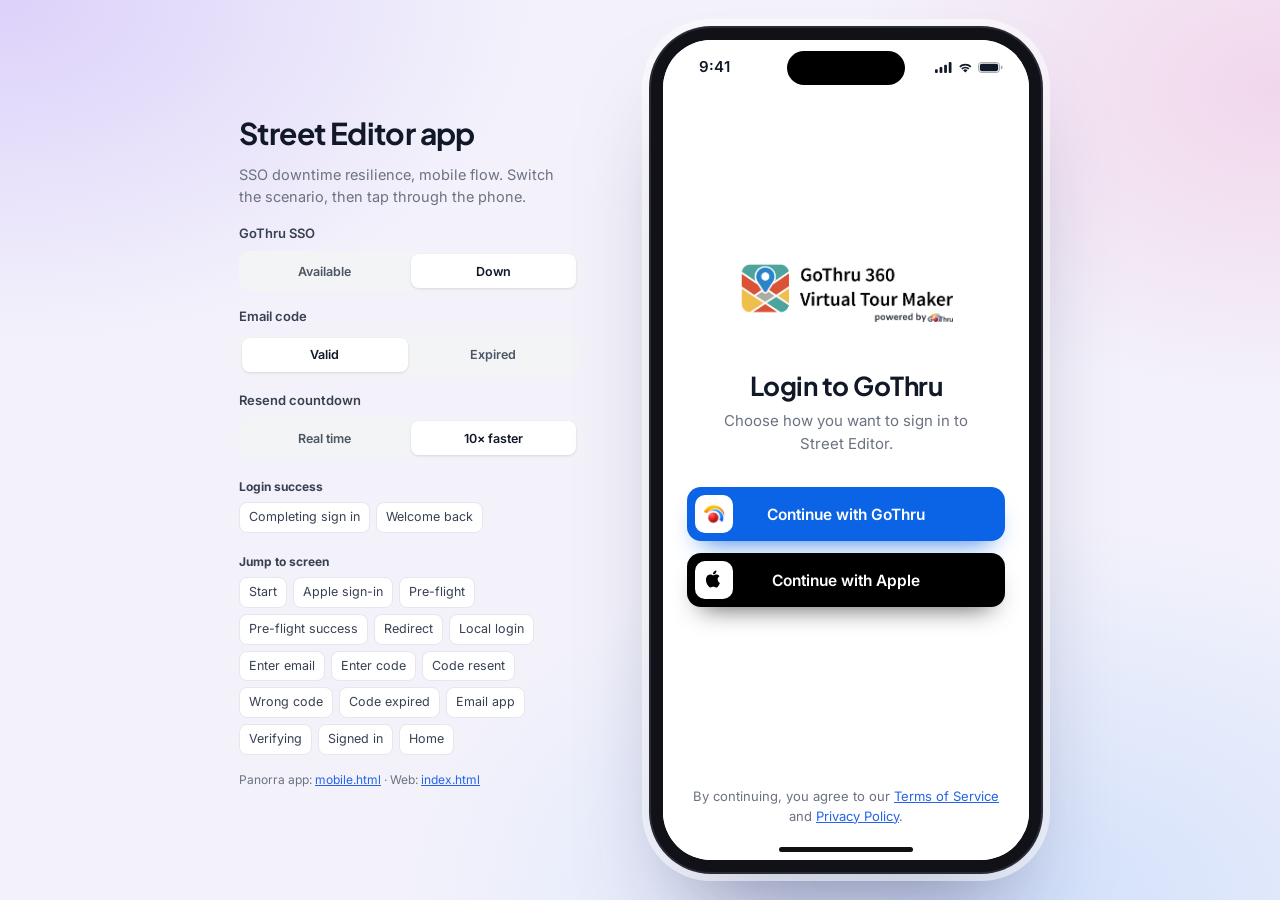
<file: street-editor.html>
<!doctype html>
<html lang="en">
<head>
<meta charset="utf-8">
<meta name="viewport" content="width=device-width, initial-scale=1, viewport-fit=cover">
<title>Street Editor — SSO Resilience</title>
<meta name="description" content="GoThru 360 Street Editor mobile app: GoThru SSO pre-flight check, Google and email code (OTP) fallback. Clickable prototype.">
<link rel="preconnect" href="https://fonts.googleapis.com">
<link rel="preconnect" href="https://fonts.gstatic.com" crossorigin>
<link href="https://fonts.googleapis.com/css2?family=Inter:wght@400;500;600;700;800&family=Plus+Jakarta+Sans:wght@600;700;800&display=swap" rel="stylesheet">
<link rel="icon" type="image/png" href="assets/logos/streeteditor.png">
<link rel="stylesheet" href="style.css">
<link rel="stylesheet" href="mobile.css">
</head>
<body class="m-page" data-brand="Street Editor">

<svg class="sprite" aria-hidden="true" focusable="false">
  <defs>
  </defs>

  <!-- GoThru wordmark (approximation — swap with official asset) -->
  <!-- Official GoThru logo (gmi-logo-light.svg), cropped to its artwork -->
  <symbol id="lg-gothru" viewBox="12 160 1986 684">
<path d="M12.502 631.996C12.502 508.062 104.009 429.329 216.097 429.329C295.031 429.329 344.775 470.44 373.387 516.846L306.475 554.443C288.756 526.835 256.154 503.343 216.122 503.343C146.35 503.343 96.0282 557.982 96.0282 631.996C96.0282 706.01 146.375 760.623 216.122 760.623C270.46 760.623 303.062 724.783 315.059 683.673H196.094V610.236H404.257C404.257 750.032 330.494 834.637 208.668 834.637C104.009 834.637 12.502 755.328 12.502 631.996Z" fill="#010101"/>
<path d="M1118.58 595.955C1115.39 573.793 1110.19 552.284 1103.14 531.679H1100.58V781.53C1105.15 766.12 1108.91 750.383 1111.9 734.371C1112.78 729.752 1113.58 725.134 1114.33 720.516C1118.32 695.017 1120.53 668.865 1120.53 642.211V638.747C1120.51 624.29 1119.78 610.035 1118.58 595.955Z" fill="url(#paint0_linear_gmi)"/>
<path d="M818.607 648.085C818.607 755.002 734.202 841.716 630.095 841.716C525.989 841.716 441.584 755.028 441.584 648.085C441.584 541.167 525.989 454.479 630.095 454.479C734.202 454.479 818.607 541.142 818.607 648.085Z" fill="url(#paint1_linear_gmi)"/>
<path opacity="0.26" d="M630.083 495.012C547.786 495.012 481.051 563.529 481.051 648.085C481.051 732.615 547.761 801.158 630.083 801.158C712.405 801.158 779.115 732.615 779.115 648.085C779.115 563.554 712.379 495.012 630.083 495.012Z" fill="white"/>
<path d="M863.495 413.318H1035.01C972.295 341.387 881.189 296.11 779.768 296.11C682.914 296.11 595.423 337.522 533.129 403.932C528.612 409.528 518.422 419.969 506.525 435.455C542.667 413.268 584.907 400.493 630.083 400.493C763.228 400.493 871.175 511.351 871.175 648.11C871.175 718.736 842.362 782.485 796.182 827.586H975.005V531.681H863.52V413.318H863.495Z" fill="url(#paint2_linear_gmi)"/>
<path d="M623.985 162.235C463.407 162.235 326.196 231.732 236.872 340.708C220.107 361.112 205.098 382.897 191.922 405.887C201.359 404.808 210.971 404.256 220.709 404.256C306.319 404.256 360.405 448.679 391.602 498.951C446.065 355.415 605.563 249.275 763.58 249.275C767.545 249.275 771.461 249.526 775.451 249.677C896.574 253.617 993.729 317.166 1058.43 412.839C976.888 262.904 817.641 162.235 623.985 162.235Z" fill="url(#paint3_linear_gmi)"/>
<path d="M1420.1 827.586V654.886C1420.1 615.532 1400.07 603.184 1369.2 603.184C1340.62 603.184 1318.31 619.623 1306.31 636.088V827.586H1233.1V435.78H1306.31V580.295C1324.03 559.137 1357.78 536.825 1402.96 536.825C1463.57 536.825 1492.76 570.883 1492.76 626.099V827.586H1420.1Z" fill="#010101"/>
<path d="M1540.72 827.584V543.876H1613.36V582.05C1633.38 557.379 1667.12 536.823 1701.43 536.823V609.658C1696.28 608.478 1689.98 607.901 1681.42 607.901C1657.4 607.901 1625.38 622.006 1613.36 640.202V827.584H1540.72Z" fill="#010101"/>
<path d="M1922.71 827.586V791.746C1903.84 812.879 1870.68 834.639 1825.48 834.639C1764.87 834.639 1736.28 800.556 1736.28 745.34V543.878H1808.92V715.975C1808.92 755.329 1828.95 768.254 1859.82 768.254C1887.85 768.254 1910.16 752.392 1922.74 735.953V543.878H1995.37V827.586H1922.71Z" fill="#010101"/>
<path d="M996.917 827.586V509.217H885.381V435.78H1189.64V509.217H1078.71V827.586H996.917Z" fill="#010101"/>
<path d="M629.239 840.06C733.753 840.06 818.478 753.043 818.478 645.701C818.478 538.359 733.753 451.342 629.239 451.342C524.725 451.342 440 538.359 440 645.701C440 753.043 524.725 840.06 629.239 840.06Z" fill="url(#paint4_radial_gmi)"/>
<defs>
<linearGradient id="paint0_linear_gmi" x1="1270.96" y1="294.184" x2="955.241" y2="965.649" gradientUnits="userSpaceOnUse">
<stop stop-color="#51C8EC"/>
<stop offset="0.1031" stop-color="#54BEE5"/>
<stop offset="0.2981" stop-color="#56A7D7"/>
<stop offset="0.5645" stop-color="#5A83BF"/>
<stop offset="0.8887" stop-color="#5A57A4"/>
<stop offset="1" stop-color="#5B449B"/>
</linearGradient>
<linearGradient id="paint1_linear_gmi" x1="478.006" y1="414.87" x2="769.065" y2="861.162" gradientUnits="userSpaceOnUse">
<stop stop-color="#F37221"/>
<stop offset="0.3832" stop-color="#B11F31"/>
<stop offset="0.6115" stop-color="#9F1C35"/>
<stop offset="0.875" stop-color="#388A95"/>
</linearGradient>
<linearGradient id="paint2_linear_gmi" x1="976.165" y1="130.847" x2="625.032" y2="877.624" gradientUnits="userSpaceOnUse">
<stop stop-color="#51C8EC"/>
<stop offset="0.1031" stop-color="#54BEE5"/>
<stop offset="0.2981" stop-color="#56A7D7"/>
<stop offset="0.5645" stop-color="#5A83BF"/>
<stop offset="0.8887" stop-color="#5A57A4"/>
<stop offset="1" stop-color="#5B449B"/>
</linearGradient>
<linearGradient id="paint3_linear_gmi" x1="531.48" y1="169" x2="633.265" y2="430.101" gradientUnits="userSpaceOnUse">
<stop stop-color="#F8ED39"/>
<stop offset="1" stop-color="#EC2227"/>
</linearGradient>
<radialGradient id="paint4_radial_gmi" cx="0" cy="0" r="1" gradientUnits="userSpaceOnUse" gradientTransform="translate(542.871 526.819) scale(334.408 343.475)">
<stop stop-color="#F9AC92"/>
<stop offset="0.3091" stop-color="#EF3D39"/>
<stop offset="0.4198" stop-color="#E53A37"/>
<stop offset="0.5447" stop-color="#D23331"/>
<stop offset="0.6764" stop-color="#B62828"/>
<stop offset="0.8121" stop-color="#921A1D"/>
<stop offset="0.8182" stop-color="#90191C"/>
<stop offset="0.8556" stop-color="#971A1D"/>
<stop offset="0.9062" stop-color="#A91C20"/>
<stop offset="0.964" stop-color="#C91D23"/>
<stop offset="1" stop-color="#E51E25"/>
</radialGradient>
</defs>
  </symbol>
  <!-- Panorra mark -->
  <!-- Google G -->
  <symbol id="lg-google" viewBox="0 0 24 24">
    <path fill="#4285F4" d="M22.56 12.25c0-.78-.07-1.53-.2-2.25H12v4.26h5.92c-.26 1.37-1.04 2.53-2.21 3.31v2.77h3.57c2.08-1.92 3.28-4.74 3.28-8.09z"/>
    <path fill="#34A853" d="M12 23c2.97 0 5.46-.98 7.28-2.66l-3.57-2.77c-.98.66-2.23 1.06-3.71 1.06-2.86 0-5.29-1.93-6.16-4.53H2.18v2.84C3.99 20.53 7.7 23 12 23z"/>
    <path fill="#FBBC05" d="M5.84 14.09c-.22-.66-.35-1.36-.35-2.09s.13-1.43.35-2.09V7.06H2.18C1.43 8.55 1 10.22 1 12s.43 3.45 1.18 4.94l2.85-2.22.81-.63z"/>
    <path fill="#EA4335" d="M12 5.38c1.62 0 3.06.56 4.21 1.64l3.15-3.15C17.45 2.09 14.97 1 12 1 7.7 1 3.99 3.47 2.18 7.06l3.66 2.84c.87-2.6 3.3-4.52 6.16-4.52z"/>
  </symbol>
  <!-- Apple logo -->
  <symbol id="lg-apple" viewBox="0 0 24 24"><path fill="currentColor" d="M16.37 12.62c-.03-2.6 2.12-3.85 2.22-3.91-1.21-1.77-3.09-2.01-3.76-2.04-1.6-.16-3.12.94-3.93.94-.81 0-2.06-.92-3.39-.89-1.74.03-3.35 1.01-4.25 2.57-1.81 3.14-.46 7.79 1.3 10.34.86 1.25 1.89 2.65 3.23 2.6 1.3-.05 1.79-.84 3.36-.84 1.57 0 2.01.84 3.38.81 1.4-.03 2.28-1.27 3.13-2.52.99-1.45 1.39-2.85 1.42-2.92-.03-.01-2.72-1.05-2.71-4.14zM13.79 4.98c.72-.87 1.2-2.07 1.07-3.27-1.03.04-2.28.69-3.02 1.55-.66.77-1.24 1.99-1.09 3.17 1.15.09 2.32-.58 3.04-1.45z"/></symbol>
  <!-- Mountains illustration (colour via currentColor) -->
  <symbol id="ill-mountains" viewBox="0 0 400 160" preserveAspectRatio="xMidYMax slice">
    <path d="M0 112 L58 62 L104 96 L168 28 L232 92 L282 56 L342 102 L400 72 V160 H0Z" fill="currentColor" opacity=".28"/>
    <path d="M0 132 L78 84 L138 122 L210 70 L292 128 L352 96 L400 116 V160 H0Z" fill="currentColor" opacity=".5"/>
    <path d="M40 140 l10 -26 l10 26z M58 142 l8 -20 l8 20z M318 138 l10 -28 l10 28z M336 140 l7 -18 l7 18z" fill="currentColor" opacity=".85"/>
    <path d="M0 160 V142 Q100 124 200 140 T400 134 V160Z" fill="currentColor" opacity=".9"/>
  </symbol>

  <!-- UI icons (24px, stroke) -->
  <symbol id="i-mail" viewBox="0 0 24 24"><rect x="2" y="4" width="20" height="16" rx="2"/><path d="m22 7-8.97 5.7a1.94 1.94 0 0 1-2.06 0L2 7"/></symbol>
  <symbol id="i-lock" viewBox="0 0 24 24"><rect x="3" y="11" width="18" height="11" rx="2"/><path d="M7 11V7a5 5 0 0 1 10 0v4"/></symbol>
  <symbol id="i-eye" viewBox="0 0 24 24"><path d="M2 12s3-7 10-7 10 7 10 7-3 7-10 7-10-7-10-7Z"/><circle cx="12" cy="12" r="3"/></symbol>
  <symbol id="i-arrow" viewBox="0 0 24 24"><path d="M5 12h14"/><path d="m12 5 7 7-7 7"/></symbol>
  <symbol id="i-x" viewBox="0 0 24 24"><path d="M18 6 6 18"/><path d="m6 6 12 12"/></symbol>
  <symbol id="i-shield" viewBox="0 0 24 24"><path d="M20 13c0 5-3.5 7.5-7.66 8.95a1 1 0 0 1-.67-.01C7.5 20.5 4 18 4 13V6a1 1 0 0 1 1-1c2 0 4.5-1.2 6.24-2.72a1.17 1.17 0 0 1 1.52 0C14.51 3.81 17 5 19 5a1 1 0 0 1 1 1z"/><path d="m9 12 2 2 4-4"/></symbol>
  <symbol id="i-refresh" viewBox="0 0 24 24"><path d="M3 12a9 9 0 0 1 9-9 9.75 9.75 0 0 1 6.74 2.74L21 8"/><path d="M21 3v5h-5"/><path d="M21 12a9 9 0 0 1-9 9 9.75 9.75 0 0 1-6.74-2.74L3 16"/><path d="M8 16H3v5"/></symbol>
  <symbol id="i-check" viewBox="0 0 24 24"><path d="M20 6 9 17l-5-5"/></symbol>
  <symbol id="i-link" viewBox="0 0 24 24"><path d="M10 13a5 5 0 0 0 7.54.54l3-3a5 5 0 0 0-7.07-7.07l-1.72 1.71"/><path d="M14 11a5 5 0 0 0-7.54-.54l-3 3a5 5 0 0 0 7.07 7.07l1.71-1.71"/></symbol>
  <symbol id="i-alert" viewBox="0 0 24 24"><path d="m21.73 18-8-14a2 2 0 0 0-3.48 0l-8 14A2 2 0 0 0 4 21h16a2 2 0 0 0 1.73-3"/><path d="M12 9v4"/><path d="M12 17h.01"/></symbol>
  <symbol id="i-cloud" viewBox="0 0 24 24"><path d="M17.5 19H9a7 7 0 1 1 6.71-9h1.79a4.5 4.5 0 1 1 0 9Z"/></symbol>
  <symbol id="i-info" viewBox="0 0 24 24"><circle cx="12" cy="12" r="10"/><path d="M12 16v-4"/><path d="M12 8h.01"/></symbol>
  <symbol id="i-server" viewBox="0 0 24 24"><rect x="2" y="2" width="20" height="8" rx="2"/><rect x="2" y="14" width="20" height="8" rx="2"/><path d="M6 6h.01"/><path d="M6 18h.01"/></symbol>
  <symbol id="i-chev-left" viewBox="0 0 24 24"><path d="m15 18-6-6 6-6"/></symbol>
  <symbol id="i-external" viewBox="0 0 24 24"><path d="M15 3h6v6"/><path d="M10 14 21 3"/><path d="M18 13v6a2 2 0 0 1-2 2H5a2 2 0 0 1-2-2V8a2 2 0 0 1 2-2h6"/></symbol>
  <symbol id="i-search" viewBox="0 0 24 24"><circle cx="11" cy="11" r="8"/><path d="m21 21-4.3-4.3"/></symbol>
  <symbol id="i-home" viewBox="0 0 24 24"><path d="m3 9 9-7 9 7v11a2 2 0 0 1-2 2H5a2 2 0 0 1-2-2z"/><path d="M9 22V12h6v10"/></symbol>
  <symbol id="i-compass" viewBox="0 0 24 24"><circle cx="12" cy="12" r="10"/><path d="m16.24 7.76-2.12 6.36-6.36 2.12 2.12-6.36 6.36-2.12z"/></symbol>
  <symbol id="i-image" viewBox="0 0 24 24"><rect x="3" y="3" width="18" height="18" rx="2"/><circle cx="9" cy="9" r="2"/><path d="m21 15-3.09-3.09a2 2 0 0 0-2.82 0L6 21"/></symbol>
  <symbol id="i-chart" viewBox="0 0 24 24"><path d="M3 3v18h18"/><path d="m19 9-5 5-4-4-3 3"/></symbol>
  <symbol id="i-sliders" viewBox="0 0 24 24"><path d="M4 21v-7"/><path d="M4 10V3"/><path d="M12 21v-9"/><path d="M12 8V3"/><path d="M20 21v-5"/><path d="M20 12V3"/><path d="M1 14h6"/><path d="M9 8h6"/><path d="M17 16h6"/></symbol>
  <symbol id="i-plus" viewBox="0 0 24 24"><path d="M5 12h14"/><path d="M12 5v14"/></symbol>
  <symbol id="i-wifi-off" viewBox="0 0 24 24"><path d="M12 20h.01"/><path d="M8.5 16.43a5 5 0 0 1 7 0"/><path d="M5 12.86a10 10 0 0 1 5.17-2.69"/><path d="M19 12.86a10 10 0 0 0-2-1.52"/><path d="M2 8.82a15 15 0 0 1 4.18-2.64"/><path d="M22 8.82a15 15 0 0 0-11.29-3.76"/><path d="m2 2 20 20"/></symbol>
  <symbol id="i-layers" viewBox="0 0 24 24"><path d="m12 2 10 5-10 5L2 7z"/><path d="m2 17 10 5 10-5"/><path d="m2 12 10 5 10-5"/></symbol>
  <symbol id="i-inbox" viewBox="0 0 24 24"><path d="M22 12h-6l-2 3h-4l-2-3H2"/><path d="M5.45 5.11 2 12v6a2 2 0 0 0 2 2h16a2 2 0 0 0 2-2v-6l-3.45-6.89A2 2 0 0 0 16.76 4H7.24a2 2 0 0 0-1.79 1.11z"/></symbol>
  <symbol id="i-clock" viewBox="0 0 24 24"><circle cx="12" cy="12" r="10"/><path d="M12 6v6l4 2"/></symbol>
  <symbol id="i-zap" viewBox="0 0 24 24"><path d="M4 14a1 1 0 0 1-.78-1.63l9.9-10.2a.5.5 0 0 1 .86.46l-1.92 6.02A1 1 0 0 0 13 10h7a1 1 0 0 1 .78 1.63l-9.9 10.2a.5.5 0 0 1-.86-.46l1.92-6.02A1 1 0 0 0 11 14z"/></symbol>
  <symbol id="i-database" viewBox="0 0 24 24"><ellipse cx="12" cy="5" rx="9" ry="3"/><path d="M3 5V19A9 3 0 0 0 21 19V5"/><path d="M3 12A9 3 0 0 0 21 12"/></symbol>
  <symbol id="i-map" viewBox="0 0 24 24"><path d="M14.1 6.03a2 2 0 0 0 1.79 0l3.66-1.83A1 1 0 0 1 21 5.1v12.28a1 1 0 0 1-.55.9l-4.56 2.28a2 2 0 0 1-1.79 0l-4.21-2.1a2 2 0 0 0-1.79 0l-3.66 1.83A1 1 0 0 1 3 19.38V7.1a1 1 0 0 1 .55-.9l4.56-2.28a2 2 0 0 1 1.79 0z"/><path d="M15 5.76v15"/><path d="M9 3.24v15"/></symbol>
  <symbol id="i-play" viewBox="0 0 24 24"><polygon points="6 3 20 12 6 21 6 3"/></symbol>
</svg>


<main class="m-stage">

  <!-- Designer side panel (desktop) / bottom sheet (phone) -->
  <aside class="m-side" id="m-side" aria-label="Prototype controls">
    <div class="m-side-head">
      <div>
        <h1>Street Editor app</h1>
        <p>SSO downtime resilience, mobile flow. Switch the scenario, then tap through the phone.</p>
      </div>
      <button class="modal-x m-side-x" id="m-side-x" type="button" aria-label="Close controls"><svg class="i"><use href="#i-x"/></svg></button>
    </div>
    <div class="pp-group">
      <span class="pp-label">GoThru SSO</span>
      <div class="seg" role="radiogroup" aria-label="GoThru SSO">
        <label><input type="radio" name="m-sso" value="up"><span>Available</span></label>
        <label><input type="radio" name="m-sso" value="down" checked><span>Down</span></label>
      </div>
    </div>
    <div class="pp-group">
      <span class="pp-label">Email code</span>
      <div class="seg" role="radiogroup" aria-label="Email code">
        <label><input type="radio" name="m-link" value="valid" checked><span>Valid</span></label>
        <label><input type="radio" name="m-link" value="expired"><span>Expired</span></label>
      </div>
    </div>
    <div class="pp-group">
      <span class="pp-label">Resend countdown</span>
      <div class="seg" role="radiogroup" aria-label="Resend countdown speed">
        <label><input type="radio" name="m-speed" value="1"><span>Real time</span></label>
        <label><input type="radio" name="m-speed" value="10" checked><span>10× faster</span></label>
      </div>
    </div>
    <div class="pp-jumps">
      <b>Login success</b>
      <button data-go="completing">Completing sign in</button>
      <button data-go="welcome">Welcome back</button>
    </div>
    <div class="pp-jumps">
      <b>Jump to screen</b>
      <button data-go="start">Start</button>
      <button data-go="apple">Apple sign-in</button>
      <button data-go="preflight">Pre-flight</button>
      <button data-go="pf-ok">Pre-flight success</button>
      <button data-go="redirect">Redirect</button>
      <button data-go="fallback">Local login</button>
      <button data-go="email">Enter email</button>
      <button data-go="sent">Enter code</button>
      <button data-go="resent">Code resent</button>
      <button data-go="wrong">Wrong code</button>
      <button data-go="expired">Code expired</button>
      <button data-go="mail">Email app</button>
      <button data-go="verify">Verifying</button>
      <button data-go="success">Signed in</button>
      <button data-go="home">Home</button>
    </div>
    <p class="pp-hint">Panorra app: <a href="mobile.html">mobile.html</a> · Web: <a href="index.html">index.html</a></p>
  </aside>

  <div class="device" id="device">
    <div class="d-screen">
      <div class="d-status" aria-hidden="true">
        <span>9:41</span>
        <span class="d-island"></span>
        <span class="d-icons">
          <svg viewBox="0 0 18 12"><rect x="0" y="8" width="3" height="4" rx="1"/><rect x="5" y="5.5" width="3" height="6.5" rx="1"/><rect x="10" y="3" width="3" height="9" rx="1"/><rect x="15" y="0" width="3" height="12" rx="1"/></svg>
          <svg viewBox="0 0 16 12"><path d="M8 11.5 5.6 9a3.4 3.4 0 0 1 4.8 0zM3.5 6.9a6.4 6.4 0 0 1 9 0l-1.4 1.4a4.4 4.4 0 0 0-6.2 0zM1.3 4.7a9.6 9.6 0 0 1 13.4 0l-1.4 1.4a7.6 7.6 0 0 0-10.6 0z"/></svg>
          <svg viewBox="0 0 27 12"><rect x=".5" y=".5" width="23" height="11" rx="3.5" fill="none" stroke="currentColor" opacity=".4"/><rect x="2" y="2" width="20" height="8" rx="2"/><rect x="25" y="4" width="1.6" height="4" rx=".8" opacity=".4"/></svg>
        </span>
      </div>

      <!-- 0 · Start -->
      <section class="m-view se-start" id="v-start" data-label="Start">
        <div class="se-start-mid">
          <img class="se-start-logo" src="assets/logos/street-editor-wordmark.png" alt="GoThru 360 Virtual Tour Maker, powered by GoThru" width="215" height="60">
          <h1 class="m-title">Login to GoThru</h1>
          <p class="m-text">Choose how you want to sign in to Street Editor.</p>
          <div class="m-stack">
            <button class="btn btn-block btn-lg se-btn se-btn-gt" id="m-sso-btn" type="button"><span class="se-btn-tile"><img src="assets/logos/gothru.png" alt="" width="22" height="22"></span>Continue with GoThru</button>
            <button class="btn btn-block btn-lg se-btn se-btn-apple" id="m-apple" type="button"><span class="se-btn-tile"><svg class="se-apple-ic" aria-hidden="true"><use href="#lg-apple"/></svg></span>Continue with Apple</button>
          </div>
        </div>
        <p class="m-legal m-foot">By continuing, you agree to our <a href="#">Terms of Service</a> and <a href="#">Privacy Policy</a>.</p>
      </section>

      <!-- 1 · Pre-flight check -->
      <section class="m-view m-center pf-screen" id="v-preflight" data-label="Pre-flight check">
        <header class="m-head"><img class="m-logo se-logo" src="assets/logos/street-editor-wordmark.png" alt="GoThru 360 Virtual Tour Maker, powered by GoThru" width="129" height="36"></header>
        <div class="m-body-mid">
          <div class="ring-ill" aria-hidden="true"><span class="arc"></span><span class="ring-core"><svg class="i ring-cloud"><use href="#i-cloud"/></svg><span class="ring-badge"><svg class="i rb-ok"><use href="#i-check"/></svg></span></span></div>
          <h1 class="m-title" id="mpf-title" tabindex="-1">Preparing your sign-in</h1>
          <p class="m-text" id="mpf-desc" aria-live="polite">We're checking the best way to sign you in to Street Editor. This will only take a moment.</p>
          <ol class="steps" id="mpf-steps">
            <li><span class="s-ic"><svg class="i ic-ok"><use href="#i-check"/></svg><svg class="i ic-x"><use href="#i-x"/></svg></span>Checking connection</li>
            <li><span class="s-ic"><svg class="i ic-ok"><use href="#i-check"/></svg><svg class="i ic-x"><use href="#i-x"/></svg></span>Preparing secure sign-in</li>
            <li><span class="s-ic"><svg class="i ic-ok"><use href="#i-check"/></svg><svg class="i ic-x"><use href="#i-x"/></svg></span>Finalizing setup</li>
            <li><span class="s-ic"><svg class="i ic-ok"><use href="#i-check"/></svg><svg class="i ic-x"><use href="#i-x"/></svg></span>Almost there...</li>
          </ol>
        </div>
        <p class="m-note"><svg class="i"><use href="#i-info"/></svg>This only takes a few seconds...</p>
      </section>

      <!-- 2 · Redirect to SSO -->
      <section class="m-view m-center" id="v-redirect" data-label="Redirect to GoThru SSO">
        <header class="m-head"><img class="m-logo se-logo" src="assets/logos/street-editor-wordmark.png" alt="GoThru 360 Virtual Tour Maker, powered by GoThru" width="129" height="36"></header>
        <div class="m-body-mid">
          <div class="rd-ill" aria-hidden="true">
            <div class="rd-win"><div class="rd-bar"><i></i><i></i><i></i></div><svg class="rd-logo"><use href="#lg-gothru"/></svg></div>
            <span class="rd-spin"><span class="spin"></span></span>
          </div>
          <h1 class="m-title">Continuing to your account</h1>
          <p class="m-text">We're securely redirecting you to continue with your account.</p>
          <div class="progress" id="m-progress"><i></i></div>
        </div>
        <p class="secure-note"><svg class="i"><use href="#i-shield"/></svg><span>Secure sign-in with Gothru<small>Powered by Gothru SSO</small></span></p>
      </section>

      <!-- 3 · Local login fallback -->
      <section class="m-view m-center" id="v-fallback" data-label="Local login (fallback)">
        <header class="m-head"><img class="m-logo se-logo" src="assets/logos/street-editor-wordmark.png" alt="GoThru 360 Virtual Tour Maker, powered by GoThru" width="129" height="36"></header>
        <div class="m-land" aria-hidden="true">
          <!-- Detour: the SSO road is closed for maintenance, the signpost points to Google and an email code -->
          <svg class="m-detour" viewBox="0 0 340 340" preserveAspectRatio="xMidYMax slice">
            <defs>
              <linearGradient id="dt-sky" x1="0" y1="0" x2="0" y2="1"><stop offset="0" stop-color="#ede9fe"/><stop offset=".55" stop-color="#f5f3ff"/><stop offset="1" stop-color="#fce7f3"/></linearGradient>
              <linearGradient id="dt-road" x1="0" y1="0" x2="0" y2="1"><stop offset="0" stop-color="#a5b4fc"/><stop offset="1" stop-color="#6366f1"/></linearGradient>
              <pattern id="dt-stripe" width="12" height="12" patternUnits="userSpaceOnUse" patternTransform="rotate(45)"><rect width="12" height="12" fill="#fff"/><rect width="6" height="12" fill="#f97316"/></pattern>
            </defs>
            <rect width="340" height="340" fill="url(#dt-sky)"/>
            <circle cx="250" cy="130" r="38" fill="#fef3c7" opacity=".7"/>
            <circle cx="250" cy="130" r="24" fill="#fde68a"/>
            <g class="dt-cloud c1" fill="#fff" transform="translate(10 40)"><ellipse cx="70" cy="70" rx="30" ry="11"/><circle cx="62" cy="62" r="13"/><circle cx="80" cy="60" r="10"/></g>
            <g class="dt-cloud c2" fill="#fff" opacity=".85" transform="translate(-30 30)"><ellipse cx="290" cy="150" rx="24" ry="8"/><circle cx="284" cy="143" r="10"/><circle cx="298" cy="144" r="7"/></g>
            <path class="dt-bird" d="M120 110 q5 -6 10 0 q5 -6 10 0 M150 126 q4 -4 8 0 q4 -4 8 0" fill="none" stroke="#7c3aed" stroke-width="1.8" stroke-linecap="round" opacity=".55"/>
            <g transform="translate(0 100)">
              <path d="M0 150 L60 92 L110 130 L178 60 L240 128 L290 96 L340 126 V240 H0Z" fill="#c4b5fd" opacity=".75"/>
              <path d="M178 60 L163 76 L171 74 L178 82 L185 74 L194 77Z M60 92 L50 102 L57 100 L62 105 L70 101Z" fill="#fff"/>
              <path d="M0 172 L80 124 L150 164 L230 118 L340 170 V240 H0Z" fill="#a78bfa" opacity=".55"/>
              <path d="M0 192 Q90 172 180 184 T340 178 V240 H0Z" fill="#ddd6fe"/>
              <path d="M128 240 L176 182 L196 182 L246 240Z" fill="url(#dt-road)"/>
              <path d="M186 186 V240" stroke="#fff" stroke-width="2.5" stroke-dasharray="7 7" opacity=".9"/>
              <g fill="#7c3aed" opacity=".6"><path d="M268 196 l9 -24 l9 24z"/><path d="M284 200 l7 -18 l7 18z"/><path d="M30 204 l8 -22 l8 22z"/></g>
              <!-- closed barrier with the SSO cloud -->
              <rect x="160" y="196" width="4" height="22" rx="1" fill="#475569"/><rect x="208" y="196" width="4" height="22" rx="1" fill="#475569"/>
              <rect x="152" y="196" width="68" height="11" rx="3" fill="url(#dt-stripe)" stroke="#ea580c" stroke-width="1"/>
              <circle class="dt-lamp" cx="162" cy="192" r="4" fill="#f59e0b"/><circle class="dt-lamp l2" cx="210" cy="192" r="4" fill="#f59e0b"/>
              <g class="dt-sso"><circle cx="186" cy="166" r="17" fill="#fff" stroke="#e9d5ff" stroke-width="2"/>
                <path d="M179.5 171h12a4.5 4.5 0 0 0 .6-8.96A6.5 6.5 0 0 0 179.6 163a4 4 0 0 0-.1 8z" fill="none" stroke="#7c3aed" stroke-width="2" stroke-linejoin="round"/>
                <circle cx="198" cy="155" r="7" fill="#f59e0b" stroke="#fff" stroke-width="2"/><path d="M198 151.5v3.6M198 157.6v.4" stroke="#fff" stroke-width="2" stroke-linecap="round"/></g>
              <!-- detour signpost --><g transform="translate(18 0)">
              <rect x="88" y="138" width="5" height="82" rx="2" fill="#475569"/>
              <g class="dt-board b1"><path d="M40 140 H96 V160 H40 L31 150Z" fill="#fff" stroke="#e2e8f0"/>
                <use href="#lg-google" x="42" y="144" width="12" height="12"/><rect x="59" y="146" width="30" height="3.5" rx="1.75" fill="#94a3b8"/><rect x="59" y="152" width="20" height="3.5" rx="1.75" fill="#cbd5e1"/></g>
              <g class="dt-board b2"><path d="M86 168 H140 L149 178 L140 188 H86Z" fill="#4f46e5"/>
                <use href="#i-mail" x="93" y="172" width="12" height="12" fill="none" stroke="#fff" stroke-width="2.4"/><rect x="110" y="174" width="26" height="3.5" rx="1.75" fill="#fff" opacity=".85"/><rect x="110" y="180" width="17" height="3.5" rx="1.75" fill="#fff" opacity=".55"/></g>
              </g><path class="dt-spark" d="M140 150 l1.6 4.4 4.4 1.6 -4.4 1.6 -1.6 4.4 -1.6 -4.4 -4.4 -1.6 4.4 -1.6z" fill="#ec4899"/>
            </g>
          </svg>
        </div>
        <span class="chip chip-amber m-chip"><span class="dot blink"></span>GoThru SSO is temporarily unavailable</span>
        <h1 class="m-title" tabindex="-1">Welcome to Street Editor</h1>
        <p class="m-text">Sign in to continue editing your street tours.</p>
        <div class="m-stack">
          <button class="btn btn-google" id="m-google" type="button"><svg class="g-ic"><use href="#lg-google"/></svg> Continue with Google</button>
          <button class="btn btn-secondary btn-block" id="m-magic" type="button"><svg class="i m-mail-ic"><use href="#i-mail"/></svg> Continue with Email Code</button>
        </div>
        <p class="m-legal m-foot">By continuing, you agree to our <a href="#">Terms of Service</a> and <a href="#">Privacy Policy</a>.</p>
      </section>

      <!-- 4 · Enter email -->
      <section class="m-view" id="v-email" data-label="Enter email">
        <header class="m-head"><button class="m-back" data-back type="button" aria-label="Back"><svg class="i"><use href="#i-chev-left"/></svg></button><img class="m-logo se-logo" src="assets/logos/street-editor-wordmark.png" alt="GoThru 360 Virtual Tour Maker, powered by GoThru" width="129" height="36"></header>
        <div class="m-intro">
          <span class="m-badge" aria-hidden="true">
            <svg viewBox="0 0 160 120">
              <circle cx="80" cy="66" r="56" fill="#f5f3ff"/>
              <path d="M30 56 L80 24 L130 56 Z" fill="#a5b4fc"/>
              <rect x="30" y="54" width="100" height="56" rx="10" fill="#c7d2fe"/>
              <g class="m-ml-letter">
                <rect x="42" y="26" width="76" height="60" rx="9" fill="#fff" stroke="#e0e7ff"/>
                <g fill="#2563eb"><rect x="51" y="35" width="16" height="18" rx="4"/><rect x="72" y="35" width="16" height="18" rx="4"/><rect x="93" y="35" width="16" height="18" rx="4"/></g>
                <g fill="#fff"><circle cx="59" cy="44" r="2.2"/><circle cx="80" cy="44" r="2.2"/><circle cx="101" cy="44" r="2.2"/></g>
                <rect x="51" y="60" width="44" height="4" rx="2" fill="#e5e7eb"/>
                <rect x="51" y="69" width="30" height="4" rx="2" fill="#e5e7eb"/>
              </g>
              <path d="M30 64 L80 92 L130 64 V100 a10 10 0 0 1 -10 10 H40 a10 10 0 0 1 -10 -10 Z" fill="#6d28d9"/>
              <path d="M30 100 L66 84 M130 100 L94 84" stroke="#fff" stroke-opacity=".25" stroke-width="2" stroke-linecap="round"/>
              <path class="m-ml-spark" d="M22 22 l3 7 7 3 -7 3 -3 7 -3 -7 -7 -3 7 -3 Z" fill="#f59e0b"/>
              <path class="m-ml-spark s2" d="M140 30 l2 5 5 2 -5 2 -2 5 -2 -5 -5 -2 5 -2 Z" fill="#8b5cf6"/>
              <path class="m-ml-spark s3" d="M144 86 l2.5 6 6 2.5 -6 2.5 -2.5 6 -2.5 -6 -6 -2.5 6 -2.5 Z" fill="#ec4899"/>
              <circle class="m-ml-spark s4" cx="14" cy="78" r="3" fill="#60a5fa"/>
            </svg>
          </span>
          <h1 class="m-title" tabindex="-1">Sign in with Email Code</h1>
          <p class="m-text">Enter your email address and we'll send you a 6-digit code to sign in.</p>
        </div>
        <form id="m-form" novalidate>
          <label class="m-label" for="m-email">Email address</label>
          <div class="input-wrap"><svg class="i"><use href="#i-mail"/></svg><input class="input" type="email" id="m-email" placeholder="you@example.com" autocomplete="email" inputmode="email" required></div>
          <div class="form-msg" id="m-email-msg" role="status"></div>
          <button class="btn btn-primary btn-block btn-lg" id="m-send" type="submit" disabled>Send Code</button>
        </form>
        <p class="fb-note m-foot"><svg class="i"><use href="#i-shield"/></svg> Passwordless · 6-digit code · expires in 15 minutes</p>
      </section>

      <!-- 5/6 · Enter the emailed code (sent / resent) -->
      <section class="m-view m-center" id="v-sent" data-label="Enter code">
        <header class="m-head"><button class="m-back" data-back type="button" aria-label="Back"><svg class="i"><use href="#i-chev-left"/></svg></button><img class="m-logo se-logo" src="assets/logos/street-editor-wordmark.png" alt="GoThru 360 Virtual Tour Maker, powered by GoThru" width="129" height="36"></header>
        <div class="m-body-mid">
          <div class="mail-ill" aria-hidden="true">
          <!-- Email-code envelope: lands, flap opens, letter rises, badge pops, sparkles, then floats -->
          <svg viewBox="0 0 180 156">
            <defs>
              <linearGradient id="ml-bg" x1="0" y1="0" x2="1" y2="1"><stop offset="0" stop-color="#ede9fe"/><stop offset="1" stop-color="#dbeafe"/></linearGradient>
              <linearGradient id="ml-pocket" x1="0" y1="0" x2="1" y2="1"><stop offset="0" stop-color="#3b82f6"/><stop offset="1" stop-color="#7c3aed"/></linearGradient>
              <linearGradient id="ml-flap" x1="0" y1="0" x2="0" y2="1"><stop offset="0" stop-color="#93c5fd"/><stop offset="1" stop-color="#818cf8"/></linearGradient>
              <clipPath id="ml-clip"><rect x="0" y="0" width="180" height="124"/></clipPath>
            </defs>
            <circle class="ml-disc" cx="90" cy="76" r="62" fill="url(#ml-bg)"/>
            <g class="ml-orbit"><circle cx="90" cy="76" r="72" fill="none" stroke="#c4b5fd" stroke-width="1.5" stroke-dasharray="2 7" stroke-linecap="round"/><circle cx="162" cy="76" r="4" fill="#8b5cf6"/></g>
            <ellipse class="ml-shadow" cx="90" cy="140" rx="42" ry="5" fill="#1e1b4b" opacity=".12"/>
            <g class="ml-float">
              <g class="ml-drop">
                <rect x="40" y="62" width="100" height="62" rx="10" fill="#c7d2fe"/>
                <path class="ml-flap-open" d="M40 68 Q40 62 46 62 H134 Q140 62 140 68 L94 34 Q90 31 86 34 Z" fill="#a5b4fc"/>
                <g clip-path="url(#ml-clip)">
                  <g class="ml-letter">
                    <rect x="52" y="40" width="76" height="70" rx="8" fill="#fff" stroke="#e0e7ff" stroke-width="1.5"/>
                    <rect x="62" y="51" width="56" height="18" rx="9" fill="#eef2ff"/>
                    <g fill="#4f46e5"><circle cx="75" cy="60" r="2.6"/><circle cx="85" cy="60" r="2.6"/><circle cx="95" cy="60" r="2.6"/><circle cx="105" cy="60" r="2.6"/></g>
                    <rect x="66" y="78" width="48" height="5" rx="2.5" fill="#e0e7ff"/>
                    <rect x="72" y="88" width="36" height="5" rx="2.5" fill="#eef2ff"/>
                  </g>
                </g>
                <path d="M40 70 L90 102 L140 70 V114 a10 10 0 0 1 -10 10 H50 a10 10 0 0 1 -10 -10 Z" fill="url(#ml-pocket)"/>
                <path d="M42 122 L80 94 M138 122 L100 94" stroke="#fff" stroke-opacity=".22" stroke-width="2" stroke-linecap="round"/>
                <path class="ml-flap-closed" d="M40 68 Q40 62 46 62 H134 Q140 62 140 68 L94 96 Q90 99 86 96 Z" fill="url(#ml-flap)"/>
              </g>
              <g class="ml-badge"><circle cx="134" cy="116" r="15" fill="#10b981" stroke="#fff" stroke-width="4"/><path d="M127.5 116.5l4.5 4.5 8.5-9" fill="none" stroke="#fff" stroke-width="3.2" stroke-linecap="round" stroke-linejoin="round"/></g>
            </g>
            <path class="ml-star s1" d="M30 40l2.4 6.6L39 49l-6.6 2.4L30 58l-2.4-6.6L21 49l6.6-2.4z" fill="#f59e0b"/>
            <path class="ml-star s2" d="M150 26l1.8 5 5 1.8-5 1.8-1.8 5-1.8-5-5-1.8 5-1.8z" fill="#ec4899"/>
            <path class="ml-star s3" d="M160 100l1.5 4 4 1.5-4 1.5-1.5 4-1.5-4-4-1.5 4-1.5z" fill="#8b5cf6"/>
            <circle class="ml-star s4" cx="24" cy="98" r="3" fill="#60a5fa"/>
          </svg>
        </div>
          <h1 class="m-title" id="ms-title" tabindex="-1">Check your email</h1>
          <p class="m-text"><span id="ms-lead">Enter the 6-digit code we sent to</span><br><b class="m-email" id="ms-email">you@example.com</b></p>
          <form class="otp-form" id="m-otp-form" novalidate>
            <div class="otp" id="m-otp" role="group" aria-label="6-digit code">
              <input class="otp-d" type="text" inputmode="numeric" pattern="[0-9]*" aria-label="Digit 1" autocomplete="one-time-code">
              <input class="otp-d" type="text" inputmode="numeric" pattern="[0-9]*" aria-label="Digit 2" autocomplete="off">
              <input class="otp-d" type="text" inputmode="numeric" pattern="[0-9]*" aria-label="Digit 3" autocomplete="off">
              <input class="otp-d" type="text" inputmode="numeric" pattern="[0-9]*" aria-label="Digit 4" autocomplete="off">
              <input class="otp-d" type="text" inputmode="numeric" pattern="[0-9]*" aria-label="Digit 5" autocomplete="off">
              <input class="otp-d" type="text" inputmode="numeric" pattern="[0-9]*" aria-label="Digit 6" autocomplete="off">
            </div>
            <div class="form-msg" id="m-otp-msg" role="status"></div>
            <button class="btn btn-primary btn-block btn-lg" id="m-verify" type="submit" disabled>Verify</button>
          </form>
        </div>
        <div class="m-stack m-foot">
          <button class="btn btn-secondary btn-block" id="m-open-mail" type="button">Open Email App</button>
          <button class="btn btn-secondary btn-block" id="m-resend" type="button" disabled>Resend Code (60s)</button>
          <div class="banner banner-warn" id="m-resend-msg" hidden></div>
          <button class="link-btn" id="m-diff" type="button"><svg class="i"><use href="#i-chev-left"/></svg> Use a different email</button>
        </div>
      </section>

      <!-- Email app -->
      <section class="m-view m-mail" id="v-mail" data-label="Email app">
        <header class="m-head"><button class="m-back" data-back type="button" aria-label="Back to Street Editor"><svg class="i"><use href="#i-chev-left"/></svg></button><span class="m-mailbox">Inbox</span></header>
        <h1 class="m-subject">⚡ Emergency Login Code - GoThru SSO Outage Fallback</h1>
        <div class="mail-from"><span class="avatar sm av-gt">G</span><div><b>GoThru Security</b> <small>&lt;no-reply@id.gothru.org&gt;</small><br><small>to <span id="mm-to">you@example.com</span> · just now</small></div></div>
        <div class="mt-card m-mt">
          <div class="mt-brand"><svg class="mt-gt"><use href="#lg-gothru"/></svg><span class="mt-x">×</span><img class="mt-pn" src="assets/logos/streeteditor.png" alt="Street Editor" width="28" height="28"></div>
          <span class="mt-icon"><svg class="i"><use href="#i-zap"/></svg></span>
          <h2>Your emergency sign-in code</h2>
          <p>Enter this code in the Street Editor app to sign in:</p>
          <b class="otp-code" id="mm-code">000000</b>
          <button class="btn btn-primary btn-lg btn-block" id="m-mail-copy" type="button">Copy Code</button>
          <span class="mt-notice"><svg class="i"><use href="#i-clock"/></svg> This single-use code expires in 15 minutes.</span>
          <p class="mt-warn"><svg class="i"><use href="#i-shield"/></svg> Never share this code. If you did not request it, you can safely ignore this email.</p>
        </div>
      </section>

      <!-- Verify -->
      <section class="m-view m-center" id="v-verify" data-label="Verifying code">
        <header class="m-head"><img class="m-logo se-logo" src="assets/logos/street-editor-wordmark.png" alt="GoThru 360 Virtual Tour Maker, powered by GoThru" width="129" height="36"></header>
        <div class="m-body-mid">
          <div class="ring-ill" aria-hidden="true"><span class="arc"></span><span class="ring-core"><svg class="i"><use href="#i-lock"/></svg></span></div>
          <h1 class="m-title" tabindex="-1">Verifying your code</h1>
          <p class="m-text">Please wait a moment while we check your code.</p>
          <ol class="steps" id="mv-steps">
            <li><span class="s-ic"><svg class="i ic-ok"><use href="#i-check"/></svg><svg class="i ic-x"><use href="#i-x"/></svg></span>Checking your code</li>
            <li><span class="s-ic"><svg class="i ic-ok"><use href="#i-check"/></svg><svg class="i ic-x"><use href="#i-x"/></svg></span>Signing you in securely</li>
            <li><span class="s-ic"><svg class="i ic-ok"><use href="#i-check"/></svg><svg class="i ic-x"><use href="#i-x"/></svg></span>Setting up your account</li>
          </ol>
        </div>
      </section>

      <!-- Signed in -->
      <section class="m-view m-center" id="v-success" data-label="Signed in">
        <header class="m-head"><img class="m-logo se-logo" src="assets/logos/street-editor-wordmark.png" alt="GoThru 360 Virtual Tour Maker, powered by GoThru" width="129" height="36"></header>
        <div class="m-body-mid">
          <div class="success-ill" aria-hidden="true">
        <!-- 360° lens: panorama pans inside, orbit ring draws in, check is drawn, confetti bursts -->
        <svg viewBox="0 0 360 184">
          <defs>
            <clipPath id="sx-clip"><circle cx="180" cy="88" r="60"/></clipPath>
            <linearGradient id="sx-sky" x1="0" y1="0" x2="0" y2="1"><stop offset="0" stop-color="#c7d2fe"/><stop offset=".7" stop-color="#fbe4f1"/></linearGradient>
            <linearGradient id="sx-ring" x1="0" y1="0" x2="1" y2="0"><stop offset="0" stop-color="#60a5fa"/><stop offset=".5" stop-color="#8b5cf6"/><stop offset="1" stop-color="#ec4899"/></linearGradient>
            <g id="sx-range">
              <path d="M0 112 L40 86 L70 100 L120 66 L170 98 L210 80 L260 104 L300 74 L360 112 V184 H0Z" fill="#a5b4fc"/>
              <path d="M0 126 L50 102 L95 122 L150 94 L205 124 L250 106 L300 126 L330 112 L360 126 V184 H0Z" fill="#7c83f0"/>
              <path d="M60 128 l7 -18 l7 18z M74 130 l5 -13 l5 13z M236 128 l7 -20 l7 20z M250 130 l5 -12 l5 12z" fill="#4f46e5"/>
              <path d="M0 136 Q90 128 180 136 T360 136 V184 H0Z" fill="#6366f1"/>
            </g>
          </defs>
          <circle class="sx-pulse" cx="180" cy="88" r="70" fill="#8b5cf6" opacity=".12"/>
          <g class="sx-ringwrap"><path class="sx-ring" pathLength="100" d="M66 102 A114 26 -10 1 1 294 62 A114 26 -10 1 1 66 102" fill="none" stroke="url(#sx-ring)" stroke-width="3" stroke-linecap="round" opacity=".55"/></g>
          <g class="sx-lens">
            <circle cx="180" cy="88" r="66" fill="#fff"/>
            <g clip-path="url(#sx-clip)">
              <rect x="110" y="20" width="140" height="140" fill="url(#sx-sky)"/>
              <circle cx="206" cy="62" r="11" fill="#fde68a"/>
              <g class="sx-pan"><use href="#sx-range"/><use href="#sx-range" x="360"/></g>
            </g>
          </g>
          <path class="sx-ring sx-front" pathLength="100" d="M66 102 A114 26 -10 0 0 294 62" fill="none" stroke="url(#sx-ring)" stroke-width="3" stroke-linecap="round"/>
          <circle class="sx-dot" r="5" fill="#ec4899" stroke="#fff" stroke-width="2">
            <animateMotion dur="7s" begin="1.2s" repeatCount="indefinite" path="M66 102 A114 26 -10 1 1 294 62 A114 26 -10 1 1 66 102"/>
          </circle>
          <g class="sx-badge"><circle cx="226" cy="134" r="21" fill="#10b981" stroke="#fff" stroke-width="5"/><path class="sx-tick" pathLength="1" d="M216.5 134.5l6.5 6.5 12.5-13" fill="none" stroke="#fff" stroke-width="4" stroke-linecap="round" stroke-linejoin="round"/></g>
          <g class="sx-confetti">
            <rect style="--x:-112px;--y:-58px;--r:200deg" x="177" y="85" width="6" height="10" rx="1.5" fill="#f59e0b"/>
            <rect style="--x:-128px;--y:6px;--r:-160deg" x="177" y="85" width="6" height="10" rx="1.5" fill="#8b5cf6"/>
            <circle style="--x:-96px;--y:52px;--r:0deg" cx="180" cy="88" r="4" fill="#60a5fa"/>
            <rect style="--x:-58px;--y:-76px;--r:120deg" x="177" y="85" width="6" height="10" rx="1.5" fill="#ec4899"/>
            <circle style="--x:52px;--y:-80px;--r:0deg" cx="180" cy="88" r="3.5" fill="#10b981"/>
            <rect style="--x:116px;--y:-52px;--r:-220deg" x="177" y="85" width="6" height="10" rx="1.5" fill="#60a5fa"/>
            <rect style="--x:132px;--y:10px;--r:160deg" x="177" y="85" width="6" height="10" rx="1.5" fill="#f59e0b"/>
            <circle style="--x:104px;--y:58px;--r:0deg" cx="180" cy="88" r="4" fill="#ec4899"/>
          </g>
          <path class="sx-star t1" d="M84 34l2.6 7 7 2.6-7 2.6-2.6 7-2.6-7-7-2.6 7-2.6z" fill="#f59e0b"/>
          <path class="sx-star t2" d="M282 120l2 5.4 5.4 2-5.4 2-2 5.4-2-5.4-5.4-2 5.4-2z" fill="#8b5cf6"/>
          <path class="sx-star t3" d="M292 30l1.6 4.4 4.4 1.6-4.4 1.6-1.6 4.4-1.6-4.4-4.4-1.6 4.4-1.6z" fill="#ec4899"/>
        </svg>
      </div>
          <h1 class="m-title" tabindex="-1">Welcome to Street Editor</h1>
          <p class="m-text">You've successfully signed in.<br>Let's start mapping your streets!</p>
        </div>
        <button class="btn btn-primary btn-block btn-lg m-foot" id="m-continue" type="button">Continue</button>
      </section>

      <!-- Google -->
      <section class="m-view m-center" id="v-google" data-label="Google sign-in">
        <header class="m-head"><img class="m-logo se-logo" src="assets/logos/street-editor-wordmark.png" alt="GoThru 360 Virtual Tour Maker, powered by GoThru" width="129" height="36"></header>
        <div class="m-body-mid">
          <div class="ring-ill" aria-hidden="true"><span class="arc"></span><span class="ring-core"><svg class="m-g"><use href="#lg-google"/></svg></span></div>
          <h1 class="m-title" tabindex="-1">Signing in with Google</h1>
          <p class="m-text">Confirming your Google account and linking it to your Street Editor profile.</p>
        </div>
      </section>

      <!-- Apple -->
      <section class="m-view m-center" id="v-apple" data-label="Apple sign-in">
        <header class="m-head"><img class="m-logo se-logo" src="assets/logos/street-editor-wordmark.png" alt="GoThru 360 Virtual Tour Maker, powered by GoThru" width="129" height="36"></header>
        <div class="m-body-mid">
          <div class="ring-ill" aria-hidden="true"><span class="arc"></span><span class="ring-core"><svg class="m-g se-apple-ring"><use href="#lg-apple"/></svg></span></div>
          <h1 class="m-title" tabindex="-1">Signing in with Apple</h1>
          <p class="m-text">Confirming your Apple ID and linking it to your Street Editor profile.</p>
        </div>
      </section>

      <!-- Login success: completing sign in, then welcome back -->
      <section class="m-view m-center" id="v-completing" data-label="Completing sign in">
        <header class="m-head"><svg class="m-logo m-gt" role="img" aria-label="GoThru"><use href="#lg-gothru"/></svg></header>
        <div class="m-body-mid">
          <div class="ring-ill" aria-hidden="true"><span class="arc"></span><span class="ring-core"><svg class="i m-shield"><use href="#i-shield"/></svg></span></div>
          <h1 class="m-title" tabindex="-1">Completing GoThru sign in</h1>
          <p class="m-text">Verifying your account and preparing your Street Editor session.</p>
          <ol class="steps m-status-steps" id="mc-steps"></ol>
        </div>
      </section>

      <section class="m-view m-center" id="v-welcome" data-label="Welcome back">
        <header class="m-head"><svg class="m-logo m-gt" role="img" aria-label="GoThru"><use href="#lg-gothru"/></svg></header>
        <div class="m-body-mid">
          <div class="mw-ill"></div>
          <h1 class="m-title" tabindex="-1">Welcome back, Eko Syaepulloh Qa</h1>
          <p class="m-text">Everything is ready. Taking you to Street Editor now.</p>
          <ol class="steps m-status-steps" id="mw-steps"></ol>
        </div>
      </section>

      <!-- Home -->
      <section class="m-view m-home" id="v-home" data-label="Home">
        <header class="m-head">
          <img class="m-logo se-logo" src="assets/logos/street-editor-wordmark.png" alt="GoThru 360 Virtual Tour Maker, powered by GoThru" width="129" height="36">
          <span class="avatar sm av-user m-avatar">ES</span>
        </header>
        <span class="chip chip-blue m-session" id="m-session" hidden></span>
        <h1 class="m-title m-hello" tabindex="-1">Hi, Eko</h1>
        <p class="m-text">Pick up where you left off.</p>
        <label class="m-search"><svg class="i"><use href="#i-search"/></svg><input type="search" placeholder="Search streets, routes..." aria-label="Search tours"></label>
        <div class="m-sec"><h2>Your street tours</h2><span class="sync-pill" data-tone="live">● Live sync</span></div>
        <div class="m-tours" id="m-tours"></div>
        <nav class="m-tabs" aria-label="App">
          <a href="#" class="on"><svg class="i"><use href="#i-home"/></svg>Home</a>
          <a href="#"><svg class="i"><use href="#i-compass"/></svg>Explore</a>
          <a href="#"><svg class="i"><use href="#i-plus"/></svg>Create</a>
          <a href="#"><svg class="i"><use href="#i-image"/></svg>Library</a>
        </nav>
      </section>

      <div class="m-toast" id="m-toast" role="status"><span class="toast-ic"><svg class="i"><use href="#i-check"/></svg></span><span id="m-toast-msg"></span></div>
      <span class="d-home" aria-hidden="true"></span>
    </div>
  </div>
</main>

<button class="m-fab" id="m-fab" type="button" aria-controls="m-side" aria-expanded="false"><svg class="i"><use href="#i-layers"/></svg><span>Prototype</span></button>

<script src="mobile.js"></script>
</body>
</html>
</file>
<file: style.css>
/* =========================================================
   Resilient SSO Login — Prototype styles
   Tokens → base → components → screens → responsive
   ========================================================= */
:root {
  --font: 'Inter', system-ui, -apple-system, 'Segoe UI', Roboto, sans-serif;
  --ink: #111827; --ink-2: #374151; --ink-3: #4b5563;
  --muted: #6b7280; --muted-2: #9ca3af;
  --line: #e5e7eb; --line-2: #eef0f4;
  --bg-soft: #f6f7fb;
  --brand-ink: #0c1a52; /* Panorra wordmark navy, from the illustrations */
  --blue: #2563eb; --blue-700: #1d4ed8; --blue-50: #eff6ff; --blue-100: #dbeafe;
  --indigo: #5b54e8;
  --green: #16a34a; --green-ok: #1f7a3a; --green-50: #f0fdf4;
  --amber: #d97706; --amber-50: #fffbeb; --amber-200: #fde68a; --amber-ink: #92400e;
  --red: #dc2626; --red-50: #fef2f2;
  --shadow-card: 0 12px 32px -14px rgba(15, 23, 42, .22), 0 2px 6px rgba(15, 23, 42, .04);
  --shadow-modal: 0 28px 70px -24px rgba(15, 23, 42, .45), 0 4px 14px rgba(15, 23, 42, .08);
  /* 4px spacing scale; new screens use only these */
  --s1: 4px; --s2: 8px; --s3: 12px; --s4: 16px; --s5: 24px; --s6: 32px; --s7: 40px; --s8: 48px;
  --ease-out: cubic-bezier(.22, 1, .36, 1);
  --ease-spring: cubic-bezier(.34, 1.56, .64, 1);
}

* { box-sizing: border-box; }
html, body { margin: 0; }
body {
  font-family: var(--font); color: var(--ink); background: #fff;
  line-height: 1.5; -webkit-font-smoothing: antialiased; -webkit-tap-highlight-color: transparent;
}
button, input, select { font: inherit; color: inherit; }
button { cursor: pointer; }
a { color: inherit; }
h1, h2, h3 { text-wrap: balance; }
p { text-wrap: pretty; }
[hidden] { display: none !important; }
.sprite { position: absolute; width: 0; height: 0; overflow: hidden; }
.sr-only { position: absolute; width: 1px; height: 1px; padding: 0; margin: -1px; overflow: hidden; clip: rect(0 0 0 0); white-space: nowrap; border: 0; }
.muted { color: var(--muted); }
:focus-visible { outline: 2px solid var(--blue); outline-offset: 2px; }

.i { width: 18px; height: 18px; flex: none; fill: none; stroke: currentColor; stroke-width: 2; stroke-linecap: round; stroke-linejoin: round; }
.g-ic { width: 18px; height: 18px; flex: none; }
.sso-mark { width: 22px; height: 22px; flex: none; object-fit: contain; }

/* ---------- Screens ---------- */
.screen { display: none; min-height: 100dvh; }
.screen.is-active { display: block; animation: fadeIn .45s var(--ease-out); }
.screen-center.is-active { display: grid; place-items: center; padding: 24px 16px; }
.soft-bg { background: linear-gradient(135deg, #f7f9ff 0%, #ffffff 50%, #fffdf8 100%); }

@keyframes fadeIn { from { opacity: 0; } }
@keyframes fadeUp { from { opacity: 0; transform: translateY(8px); } }
@keyframes rot { to { transform: rotate(360deg); } }
@keyframes blink { 50% { opacity: .35; } }
@keyframes pop { from { transform: scale(.85); opacity: 0; } }
@keyframes shake { 20%, 60% { transform: translateX(-4px); } 40%, 80% { transform: translateX(4px); } }
@keyframes ping { 0% { transform: scale(.85); opacity: .7; } 100% { transform: scale(1.45); opacity: 0; } }

/* ---------- Buttons ---------- */
.btn {
  display: inline-flex; align-items: center; justify-content: center; gap: 8px;
  height: 44px; padding: 0 18px; border-radius: 10px; border: 1px solid transparent;
  font-weight: 600; font-size: 14.5px; white-space: nowrap; text-decoration: none;
  transition: background-color .15s, border-color .15s, box-shadow .15s, transform .12s;
  touch-action: manipulation;
}
.btn:active:not(:disabled) { transform: scale(.97); }
.btn:disabled { cursor: not-allowed; opacity: .6; }
.btn-primary { background: var(--blue); color: #fff; }
.btn-primary:hover:not(:disabled) { background: var(--blue-700); }
.btn-secondary { background: #fff; border-color: #d1d5db; color: var(--ink-2); }
.btn-secondary:hover:not(:disabled) { background: #f9fafb; border-color: #9ca3af; }
.btn-dark { background: var(--ink); color: #fff; }
.btn-dark:hover:not(:disabled) { background: #1f2937; }
.btn-ghost { background: transparent; color: var(--ink-2); }
.btn-ghost:hover { background: rgba(17, 24, 39, .05); }
.btn-google { width: 100%; background: #fff; border-color: #cbd5e1; color: #1e293b; }
.btn-google:hover:not(:disabled) { background: #f8fafc; border-color: #94a3b8; }
.btn-sm { height: 36px; padding: 0 14px; font-size: 13.5px; border-radius: 9px; }
.btn-lg { height: 50px; padding: 0 24px; font-size: 15.5px; border-radius: 12px; }
.btn-block { width: 100%; }
.btn.is-loading { pointer-events: none; }
.btn-sso, .gt-submit, .gt-google, .link-btn, .modal-x, .modal-back, .toast-x, .imp-tabs button, .pp-jumps button, .proto-fab { transition-property: background-color, border-color, color, transform; transition-duration: .15s; transition-timing-function: var(--ease-out); }
.btn-sso:active:not(:disabled), .gt-submit:active:not(:disabled), .gt-google:active, .link-btn:active, .modal-x:active, .modal-back:active, .toast-x:active, .pp-jumps button:active, .proto-fab:active { transform: scale(.97); }

.spin { width: 16px; height: 16px; border-radius: 50%; border: 2px solid currentColor; border-right-color: transparent; animation: rot .7s linear infinite; flex: none; display: inline-block; }
.link-btn { background: none; border: 0; color: var(--blue); font-weight: 500; font-size: 14px; display: inline-flex; gap: 6px; align-items: center; padding: 8px; border-radius: 8px; }
.link-btn:hover { background: var(--blue-50); }
.link-btn .i { width: 16px; height: 16px; }

.chip { display: inline-flex; align-items: center; gap: 6px; height: 26px; padding: 0 10px; border-radius: 999px; font-size: 12px; font-weight: 600; white-space: nowrap; }
.chip-amber { background: var(--amber-50); color: #b45309; border: 1px solid var(--amber-200); }
.chip-blue { background: var(--blue-50); color: var(--blue-700); border: 1px solid #bfdbfe; }
.dot { width: 6px; height: 6px; border-radius: 50%; background: currentColor; display: inline-block; }
.blink { animation: blink 1.4s ease-in-out infinite; }

.or { display: flex; align-items: center; gap: 10px; color: var(--muted); font-size: 12.5px; margin: 14px 0; }
.or::before, .or::after { content: ""; flex: 1; height: 1px; background: var(--line); }

.banner { display: flex; gap: 10px; align-items: flex-start; text-align: left; font-size: 13.5px; line-height: 1.45; border-radius: 10px; padding: 10px 12px; margin: 16px 0; }
.banner .i { width: 16px; height: 16px; margin-top: 2px; }
.banner[hidden] { display: none; }
.banner small { font-size: 12.5px; opacity: .85; }
.banner-ok { background: var(--green-50); color: #166534; border: 1px solid #bbf7d0; }
.banner-warn { background: var(--amber-50); color: var(--amber-ink); border: 1px solid var(--amber-200); }
.banner-err { background: var(--red-50); color: #991b1b; border: 1px solid #fecaca; }

.input { width: 100%; height: 44px; border: 1px solid #cbd5e1; border-radius: 10px; padding: 0 12px 0 38px; font-size: 14.5px; background: #fff; transition: border-color .15s, box-shadow .15s; }
.input::placeholder { color: var(--muted-2); }
.input:focus { outline: none; border-color: var(--blue); box-shadow: 0 0 0 4px rgba(37, 99, 235, .12); }
.input[aria-invalid="true"] { border-color: var(--red); box-shadow: 0 0 0 4px rgba(220, 38, 38, .1); }
.input-wrap { position: relative; flex: 1; display: flex; align-items: center; min-width: 0; }
.input-wrap > .i { position: absolute; left: 12px; width: 16px; height: 16px; color: var(--muted-2); pointer-events: none; }

.avatar { width: 38px; height: 38px; border-radius: 50%; display: grid; place-items: center; font-weight: 700; font-size: 13px; color: #fff; flex: none; }
.avatar.sm { width: 34px; height: 34px; font-size: 12px; }
.av-gt { background: #e3261d; }
.av-user { background: var(--blue); }

/* ---------- Cards (original status card language) ---------- */
.card { background: #fff; border: 1px solid #eceef2; border-radius: 16px; box-shadow: var(--shadow-card); }
.card-status { width: 100%; max-width: 420px; padding: 44px 36px 40px; text-align: center; }
.card-status h1 { font-size: 22px; font-weight: 700; margin: 0 0 8px; letter-spacing: -.01em; line-height: 1.3; }
.card-status p { font-size: 14.5px; color: var(--muted); margin: 0; }

/* =========================================================
   SCREEN 1 — Panorra landing + overlay
   ========================================================= */
#scr-app { position: relative; overflow: hidden; background: #f3f6fc; }
.pn-header { display: flex; align-items: center; gap: 24px; max-width: 1200px; margin: 0 auto; padding: 20px 24px; }
.pn-brand { display: flex; align-items: center; gap: 10px; font-weight: 700; color: var(--brand-ink); font-size: 18px; text-decoration: none; letter-spacing: -.01em; }
.pn-word { height: 24px; width: auto; display: block; }
.pn-icon { width: 32px; height: 32px; display: block; }
.pn-nav { display: flex; gap: 28px; margin-left: 16px; font-size: 14.5px; color: var(--ink-3); font-weight: 500; }
.pn-nav a { text-decoration: none; transition: color .15s; }
.pn-nav a:hover { color: var(--ink); }
.pn-header .btn { margin-left: auto; }

.pn-hero { max-width: 1200px; margin: 0 auto; padding: 48px 24px 88px; display: grid; grid-template-columns: 1.05fr 1fr; gap: 56px; align-items: center; }
.pn-hero h1 { font-size: clamp(44px, 5.6vw, 80px); line-height: .98; letter-spacing: -.035em; margin: 18px 0 16px; font-weight: 800; }
.pn-hero-copy > p { font-size: 17px; color: var(--ink-3); max-width: 480px; margin: 0 0 28px; }
.pn-hero-cta { display: flex; gap: 10px; flex-wrap: wrap; }
.pn-proof { list-style: none; display: flex; gap: 28px; padding: 0; margin: 32px 0 0; font-size: 14px; color: var(--muted); }
.pn-proof b { color: var(--ink); font-size: 16px; margin-right: 4px; }

.pn-hero-art { position: relative; }
.pano { position: relative; aspect-ratio: 4 / 3; border-radius: 20px; overflow: hidden; background: #cfe0fb; color: #3b6fd8; }
.pano-sun { position: absolute; top: 14%; right: 18%; width: 64px; height: 64px; border-radius: 50%; background: #fcd34d; }
.pano-track { position: absolute; left: 0; bottom: 0; width: 200%; height: 72%; display: flex; animation: pan 38s linear infinite; }
.pano-mtn { width: 50%; height: 100%; }
@keyframes pan { to { transform: translateX(-50%); } }
.hotspot { position: absolute; width: 16px; height: 16px; border-radius: 50%; background: #fff; border: 4px solid rgba(255, 255, 255, .55); background-clip: padding-box; }
.hotspot::after { content: ""; position: absolute; inset: -4px; border-radius: 50%; border: 2px solid #fff; animation: ping 2s ease-out infinite; }
.pano-ui { position: absolute; left: 14px; right: 14px; bottom: 14px; display: flex; gap: 10px; align-items: center; padding: 8px 12px; border-radius: 12px; background: #fff; font-size: 13px; font-weight: 600; color: var(--ink); }
.b360 { font-size: 12px; font-weight: 800; padding: 3px 8px; border-radius: 99px; background: var(--ink); color: #fff; }

/* Overlay + modals */
.overlay {
  position: fixed; inset: 0; z-index: 50; display: grid; place-items: center; padding: 24px 16px; overflow-y: auto;
  background-color: rgba(100, 116, 139, .78);
  background-image: radial-gradient(rgba(255, 255, 255, .09) 1px, transparent 1px); background-size: 4px 4px;
  opacity: 0; visibility: hidden; transition: opacity .25s, visibility .25s;
}
.overlay.is-open { opacity: 1; visibility: visible; }
.modal { display: none; position: relative; width: 100%; background: #fff; border-radius: 16px; box-shadow: var(--shadow-modal); }
.overlay[data-view="gate"] .modal-gate,
.overlay[data-view="maint"] .modal-maint,
.overlay[data-view="import"] .modal-import { display: block; animation: modalIn .38s var(--ease-out); }
@keyframes modalIn { from { opacity: 0; transform: translateY(14px) scale(.98); } }
.modal-x, .modal-back { position: absolute; top: 12px; width: 40px; height: 40px; border-radius: 8px; border: 0; background: transparent; color: var(--muted); display: grid; place-items: center; transition: background .15s, color .15s; }
.modal-x { right: 14px; }
.modal-back { left: 14px; }
.modal-x:hover, .modal-back:hover { background: #f3f4f6; color: var(--ink); }

/* ORIGINAL — Log in to continue */
.modal-gate { max-width: 480px; padding: 40px 32px 26px; text-align: center; }
.gate-logo { width: 132px; height: 46px; display: block; margin: 0 auto 18px; }
.modal-gate h2 { font-size: 22px; font-weight: 700; margin: 0 0 10px; letter-spacing: -.01em; }
.gate-desc { font-size: 14.5px; color: var(--muted); margin: 0 auto; max-width: 400px; }
.btn-sso { width: 100%; height: 44px; margin-top: 24px; display: flex; gap: 8px; align-items: center; justify-content: center; border: 1px solid var(--line); border-radius: 10px; background: #fff; color: var(--muted); font-size: 15px; font-weight: 500; transition: background .15s, border-color .15s, color .15s; }
.btn-sso:hover:not(:disabled) { background: #f9fafb; border-color: #d1d5db; color: var(--ink-2); }
.btn-sso:disabled { cursor: progress; color: var(--ink-2); }
.btn-sso .spin { color: var(--blue); }
.probe-hint { min-height: 0; margin: 0; font-size: 12.5px; color: var(--muted); }
.probe-hint:not(:empty) { margin-top: 10px; animation: fadeUp .3s var(--ease-out); }
.gate-hr { border: 0; border-top: 1px solid var(--line); margin: 32px 0 20px; }
.gate-links { display: flex; justify-content: center; flex-wrap: wrap; row-gap: 6px; font-size: 13px; color: var(--ink-3); }
.gate-links a { text-decoration: none; padding: 0 10px; line-height: 1.1; }
.gate-links a + a { border-left: 1px solid #9ca3af; }
.gate-links a:hover { color: var(--ink); text-decoration: underline; }
.gate-copy { margin: 14px 0 0; font-size: 12px; color: var(--ink-3); }

/* NEW — Maintenance modal */
.modal-maint { max-width: 560px; padding: 0; text-align: left; overflow: hidden; }
.mm-body { padding: var(--s6) var(--s6) var(--s5); }
.mm-head { display: flex; gap: 20px; align-items: flex-start; }
.mm-head-text { min-width: 0; padding-top: var(--s1); }
.mview { display: none; }
.modal-maint[data-mview="main"] .mview[data-v="main"],
.modal-maint[data-mview="sent"] .mview[data-v="sent"] { display: block; animation: fadeUp .35s var(--ease-out); }

.maint-hero { position: relative; width: 72px; height: 72px; flex: none; display: grid; place-items: center; }
.maint-hero::before { content: ""; position: absolute; inset: 0; border-radius: 50%; background: #ffedd5; }
.pulse-ring { position: absolute; inset: 0; border-radius: 50%; border: 2px solid rgba(245, 158, 11, .45); animation: ping 2.6s ease-out infinite; }
.pulse-ring.r2 { animation-delay: 1.3s; }
.maint-core { position: relative; width: 46px; height: 46px; border-radius: 14px; background: #fff; display: grid; place-items: center; color: #ea580c; }
.maint-core .i { width: 22px; height: 22px; }
.maint-badge { position: absolute; right: -2px; bottom: 0; width: 26px; height: 26px; border: 2px solid #ffedd5; border-radius: 50%; background: #fff; display: grid; place-items: center; color: var(--blue); }
.maint-badge .i { width: 14px; height: 14px; animation: rot 2.4s linear infinite; }
.modal-maint h2 { font-size: 20px; margin: 0 0 var(--s2); letter-spacing: -.015em; line-height: 1.3; }
.maint-desc { color: var(--muted); font-size: 14.5px; margin: 0; }

.status-box { text-align: left; border: 1px solid var(--line); background: #f8fafc; border-radius: 14px; padding: var(--s4); transition: background .3s, border-color .3s; }
.status-box.shake { animation: shake .4s; }
.status-row { display: flex; gap: 10px; align-items: flex-start; font-size: 14px; color: var(--ink-2); }
.status-ic { width: 20px; height: 20px; display: grid; place-items: center; flex: none; margin-top: 1px; }
.status-ic > * { display: none; }
.status-ic .i { width: 18px; height: 18px; }
.status-box[data-tone="wait"] .s-wait { display: inline-block; color: var(--blue); }
.status-box[data-tone="ok"] { background: var(--green-50); border-color: #bbf7d0; }
.status-box[data-tone="ok"] .status-row { color: #166534; font-weight: 600; }
.status-box[data-tone="ok"] .s-ok { display: block; color: var(--green); }
.status-box[data-tone="warn"] { background: var(--amber-50); border-color: var(--amber-200); }
.status-box[data-tone="warn"] .status-row { color: var(--amber-ink); }
.status-box[data-tone="warn"] .s-warn { display: block; color: var(--amber); }
.attempts { display: grid; grid-template-columns: repeat(3, 1fr); gap: var(--s3); margin-top: var(--s4); padding-left: 30px; }
.att { display: flex; flex-direction: column; gap: 6px; font-size: 12px; color: var(--muted); font-variant-numeric: tabular-nums; }
.bar { height: 4px; border-radius: 99px; background: #e5e7eb; overflow: hidden; display: block; }
.bar i { display: block; height: 100%; width: 0; background: var(--blue); border-radius: inherit; transition-property: width; transition-timing-function: linear; }
.att.filling .bar i { width: 100%; }
.att.fail .bar i { width: 100%; background: #f59e0b; transition-duration: .2s !important; }
.att.fail .att-l { color: #b45309; }
.att.ok .bar i { width: 100%; background: var(--green); transition-duration: .3s !important; }
.att.ok .att-l { color: var(--green); }
.status-meta { margin: var(--s3) 0 0; padding-left: 30px; font-size: 12.5px; color: var(--muted); }
.status-meta:empty { display: none; }

.fallback { display: grid; grid-template-rows: 0fr; opacity: 0; transition: grid-template-rows .55s var(--ease-out), opacity .4s; }
.fallback.is-open { grid-template-rows: 1fr; opacity: 1; }
.fb-inner { min-height: 0; overflow: hidden; }
.fb-content { margin-top: var(--s5); padding-top: var(--s5); border-top: 1px solid var(--line); text-align: left; }
.fb-title { font-size: 14px; font-weight: 600; color: var(--ink-2); margin: 0 0 var(--s4); }
.modal-maint .or { margin: var(--s4) 0; }
.ml-row { display: flex; gap: var(--s2); }
.form-msg { display: none; margin-top: var(--s2); font-size: 13px; font-weight: 500; }
.form-msg.is-ok, .form-msg.is-warn, .form-msg.is-err { display: block; animation: fadeUp .25s var(--ease-out); }
.form-msg.is-ok { color: #15803d; }
.form-msg.is-warn { color: #b45309; }
.form-msg.is-err { color: var(--red); }
.fb-note { margin: var(--s3) 0 0; font-size: 12px; color: var(--muted); display: flex; gap: 6px; align-items: center; }
.fb-note .i { width: 14px; height: 14px; color: var(--green); }
.sso-modal-actions { display: flex; justify-content: flex-end; gap: var(--s3); padding: var(--s4) var(--s6); background: var(--bg-soft); border-top: 1px solid var(--line-2); }
.sso-modal-actions .btn { min-width: 136px; }

/* Magic link sent view */
.mview[data-v="sent"] { position: relative; padding: var(--s7) var(--s6) var(--s6); text-align: center; }
.mail-ill { width: 180px; height: 156px; margin: 0 auto var(--s4); }
.mail-ill svg { width: 100%; height: 100%; overflow: visible; }
.mail-ill svg * { transform-box: fill-box; }
/* Envelope story: drop 0-.45s, flap .4-.75s, letter .7-1.1s, badge 1.05s, stars 1.2s, then idle loops */
.ml-disc { transform-origin: center; animation: mlDisc .6s var(--ease-out) both; }
.ml-orbit { transform-origin: center; animation: fadeIn .6s .3s both, rot 14s linear infinite; }
.ml-drop { animation: mlDrop .5s var(--ease-out) both; }
.ml-flap-closed { transform-origin: 50% 0; animation: mlFlapClose .22s .4s ease-out both; }
.ml-flap-open { transform-origin: 50% 100%; animation: mlFlapOpen .3s .6s var(--ease-out) both; }
.ml-letter { animation: mlLetter .5s .72s var(--ease-spring) both; }
.ml-badge { transform-origin: center; animation: mlPop .5s 1.05s var(--ease-spring) both; }
.ml-float { animation: mlFloat 3.2s 1.6s ease-in-out infinite; }
.ml-shadow { transform-origin: center; animation: mlShadow 3.2s 1.6s ease-in-out infinite; }
.ml-star { transform-origin: center; animation: mlPop .45s var(--ease-spring) both, mlTwinkle 2.4s ease-in-out infinite; }
.ml-star.s1 { animation-delay: 1.2s, 1.7s; }
.ml-star.s2 { animation-delay: 1.3s, 2.1s; }
.ml-star.s3 { animation-delay: 1.4s, 2.5s; }
.ml-star.s4 { animation-delay: 1.5s, 1.9s; }
@keyframes mlDisc { from { transform: scale(.85); opacity: 0; } }
@keyframes mlDrop { from { transform: translateY(-18px) scale(.92); opacity: 0; } }
@keyframes mlFlapClose { to { transform: scaleY(0); } }
@keyframes mlFlapOpen { from { transform: scaleY(0); } }
@keyframes mlLetter { from { transform: translateY(54px); } to { transform: translateY(-6px); } }
@keyframes mlPop { from { transform: scale(.5); opacity: 0; } }
@keyframes mlFloat { 50% { transform: translateY(-5px); } }
@keyframes mlShadow { 50% { transform: scaleX(.86); opacity: .07; } }
@keyframes mlTwinkle { 50% { transform: scale(.7) rotate(20deg); opacity: .55; } }
.sent-lead { font-size: 14.5px; color: var(--muted); margin: 0 0 var(--s3); }
.sent-lead b { color: var(--ink); word-break: break-all; }
.sent-sub { font-size: 14px; color: var(--muted); margin: 0 auto var(--s5); max-width: 360px; }
.mview[data-v="sent"] .banner { margin: 0 0 var(--s5); }
.mview[data-v="sent"] #resend-msg { margin: var(--s4) 0 0; }
.mview[data-v="sent"] .link-btn { margin-top: var(--s4); }

/* Email code (OTP): desktop + mobile apps only, index.html keeps the magic link */
.otp { display: flex; gap: 8px; justify-content: center; }
.otp input { flex: 1; min-width: 0; max-width: 52px; height: 56px; padding: 0; border: 1px solid #cbd5e1; border-radius: 12px; background: #fff; text-align: center; font: 700 22px/1 var(--font); color: var(--ink); transition: border-color .15s, box-shadow .15s; }
.otp input:focus { outline: none; border-color: var(--blue); box-shadow: 0 0 0 4px rgba(37, 99, 235, .12); }
.otp[aria-invalid="true"] input { border-color: var(--red); }
.otp.shake { animation: shake .4s; }
.otp-form { margin: 0 0 var(--s4); }
.otp-form .form-msg { text-align: center; }
.otp-form .btn { margin-top: var(--s4); }
.otp-code { display: block; margin: 0 auto var(--s5); padding: 14px 12px 14px calc(12px + .3em); max-width: 300px; border: 1px dashed #cbd5e1; border-radius: 12px; background: #f8fafc; font: 800 32px/1 ui-monospace, SFMono-Regular, Menlo, monospace; letter-spacing: .3em; color: var(--ink); }
.otp-code + .btn { display: flex; min-width: 180px; margin: 0 auto; } /* own line + fixed width: "Copied!" must not pull the notice up beside it */
.otp-view .mail-ill { width: 120px; height: 104px; }
.otp-view .sent-sub { margin-bottom: var(--s4); }
.otp-view #btn-resend { margin-top: var(--s3); }

/* Scene: panorama horizon behind new centred screens (redirect, verify) */
.scene { position: relative; overflow: hidden; background: #f5f8ff; }
.scene > .card { position: relative; z-index: 1; max-width: 440px; padding: var(--s7); border-color: #e6ecf8; }
.horizon { position: absolute; left: 0; right: 0; bottom: 0; height: 38%; color: #bcd0f5; pointer-events: none; }
.hz-mtn { position: absolute; inset: 0; width: 100%; height: 100%; }
.hz-sun { position: absolute; right: 14%; top: -38%; width: 132px; height: 132px; border-radius: 50%; background: #e2ebfd; }

/* =========================================================
   SCREEN 2 — Redirect
   ========================================================= */
.rd-ill { position: relative; width: 200px; margin: 0 auto var(--s6); }
.rd-win { background: #fff; border: 1px solid var(--line); border-radius: 12px; padding-bottom: 24px; }
.rd-bar { display: flex; gap: 5px; padding: 9px 10px; border-bottom: 1px solid #f1f5f9; }
.rd-bar i { width: 7px; height: 7px; border-radius: 50%; background: #cbd5e1; }
.rd-logo { width: 116px; height: 40px; display: block; margin: 20px auto 0; }
.rd-spin { position: absolute; right: -14px; bottom: -14px; width: 46px; height: 46px; border-radius: 50%; background: var(--blue-50); display: grid; place-items: center; color: var(--blue); }
.rd-spin .spin { width: 22px; height: 22px; border-width: 3px; }
.progress { height: 6px; background: #eef2f7; border-radius: 99px; overflow: hidden; margin: var(--s6) auto 0; max-width: 260px; }
.progress i { display: block; height: 100%; width: 0; border-radius: inherit; background: var(--blue); }
.progress.run i { animation: fill 1.5s var(--ease-out) forwards; }
@keyframes fill { to { width: 100%; } }
.secure-note { margin: var(--s6) 0 0 !important; padding-top: var(--s5); border-top: 1px solid var(--line-2); display: flex; gap: 10px; justify-content: center; align-items: center; font-size: 13.5px; color: var(--ink-2) !important; text-align: left; }
.secure-note small { display: block; color: var(--muted); font-size: 12px; }
.secure-note .i { width: 22px; height: 22px; color: var(--muted); }

/* =========================================================
   SCREEN 3 — ORIGINAL GoThru SSO login
   ========================================================= */
.gt-login { display: grid; grid-template-columns: 60fr 40fr; min-height: 100dvh; }
.gt-side {
  background:
    radial-gradient(55% 45% at 8% 100%, #ffffff 0%, rgba(255, 255, 255, 0) 70%),
    linear-gradient(118deg, #c6d7fb 0%, #e2eafd 24%, #f8f7f3 50%, #fdedcd 78%, #fdf0d6 100%);
  display: flex; align-items: center;
}
.gt-side-inner { width: 100%; max-width: 528px; margin: 0 auto; padding: 48px 24px; }
.gt-logo { width: 90px; height: 32px; display: block; }
.gt-tagline { font-size: 19px; font-weight: 700; letter-spacing: -.01em; margin: 26px 0 24px; }
.gt-appcard { background: #fff; border: 1px solid #e8eaf0; border-radius: 14px; padding: 18px 18px 16px; box-shadow: 0 1px 2px rgba(15, 23, 42, .04); }
.gt-appcard-head { display: flex; gap: 12px; align-items: flex-start; }
.gt-appicon { width: 40px; height: 40px; border-radius: 10px; border: 1px solid #eef0f4; display: grid; place-items: center; flex: none; }
.gt-appicon img { width: 28px; height: 28px; border-radius: 6px; }
.gt-appname h3 { font-size: 16px; margin: 0; line-height: 1.3; }
.gt-appname p { font-size: 13px; color: var(--muted); margin: 0; }
.gt-badge { margin-left: auto; font-size: 10.5px; font-weight: 700; letter-spacing: .03em; color: var(--blue); background: var(--blue-50); border-radius: 6px; padding: 3px 8px; white-space: nowrap; }
.gt-appdesc { font-size: 14px; color: var(--ink-2); line-height: 1.55; margin: 12px 0; }
.gt-tags { display: flex; flex-wrap: wrap; gap: 6px; }
.gt-tags span { font-size: 11.5px; color: var(--ink-2); border: 1px solid var(--line); background: #f9fafb; border-radius: 6px; padding: 2px 8px; }
.gt-apps { display: flex; justify-content: space-between; margin: 14px 0 10px; }
.gt-apps span { position: relative; width: 34px; height: 34px; border-radius: 9px; display: grid; place-items: center; background: rgba(255, 255, 255, .75); box-shadow: 0 1px 3px rgba(15, 23, 42, .08); }
.gt-apps span img { width: 26px; height: 26px; object-fit: contain; border-radius: 6px; }
.gt-apps span.on { background: #fff; box-shadow: 0 0 0 1px #dbeafe, 0 4px 10px rgba(37, 99, 235, .15); }
.gt-apps span.on::after { content: ""; position: absolute; bottom: -7px; width: 4px; height: 4px; border-radius: 50%; background: var(--blue); }
.gt-dots { display: flex; gap: 6px; justify-content: center; }
.gt-dots i { width: 5px; height: 5px; border-radius: 50%; background: #cbd5e1; }
.gt-dots i.on { width: 20px; border-radius: 3px; background: var(--blue); }
.gt-foot { margin-top: 40px; padding-top: 18px; border-top: 1px solid rgba(15, 23, 42, .07); }
.gt-foot nav { display: flex; flex-wrap: wrap; gap: 4px 0; font-size: 13px; font-weight: 500; color: var(--ink-3); }
.gt-foot nav a { text-decoration: none; }
.gt-foot nav a + a::before { content: "•"; color: #cbd5e1; margin: 0 10px; font-size: 10px; vertical-align: 1px; }
.gt-foot p { font-size: 11.5px; color: var(--muted-2); margin: 8px 0 0; }

.gt-main { display: flex; align-items: center; justify-content: center; padding: 48px 24px; background: #fff; }
.gt-form { width: 100%; max-width: 440px; }
.gt-form-logo { display: none; }
.gt-form h1 { font-size: 28px; font-weight: 800; margin: 0; letter-spacing: -.02em; }
.gt-sub { font-size: 15px; color: var(--muted); margin: 4px 0 28px; }
.gt-form label:not(.gt-check) { display: block; font-size: 13px; font-weight: 600; margin: 0 0 6px; }
.gt-input { position: relative; display: flex; align-items: center; margin-bottom: 16px; }
.gt-input > .i { position: absolute; left: 13px; width: 16px; height: 16px; color: var(--muted); pointer-events: none; }
.gt-input input { width: 100%; height: 44px; border: 1px solid #d1d5db; border-radius: 8px; padding: 0 40px 0 38px; font-size: 14.5px; transition: border-color .15s, box-shadow .15s; }
.gt-input input:focus { outline: none; border-color: var(--blue); box-shadow: 0 0 0 4px rgba(37, 99, 235, .12); }
.gt-input input[aria-invalid="true"] { border-color: var(--red); }
.gt-eye { position: absolute; right: 4px; width: 36px; height: 36px; border: 0; background: none; border-radius: 6px; color: var(--muted); display: grid; place-items: center; }
.gt-eye:hover { background: #f3f4f6; }
.gt-eye .i { width: 16px; height: 16px; }
.gt-err { margin: -10px 0 12px; font-size: 12.5px; color: var(--red); }
.gt-check { display: flex; gap: 10px; align-items: center; font-size: 13px; color: var(--ink-2); margin: 8px 0 16px; cursor: pointer; }
.gt-check input { width: 16px; height: 16px; margin: 0; accent-color: var(--blue); flex: none; }
.gt-check a { color: var(--blue); text-decoration: none; }
.gt-forgot { display: block; width: max-content; margin: -4px 0 10px auto; font-size: 13px; color: var(--blue); text-decoration: none; }
.gt-submit { width: 100%; height: 44px; border: 0; border-radius: 8px; background: var(--blue-700); color: #fff; font-weight: 600; font-size: 15px; display: flex; gap: 8px; justify-content: center; align-items: center; transition: background .2s; }
.gt-submit:hover:not(:disabled) { background: #1e40af; }
.gt-submit:disabled { background: #8b9099; cursor: not-allowed; }
.gt-or { display: flex; align-items: center; gap: 12px; margin: 36px 0 32px; font-size: 13px; color: var(--muted-2); }
.gt-or::before, .gt-or::after { content: ""; flex: 1; height: 1px; background: var(--line); }
.gt-google { width: 100%; height: 48px; border: 1px solid #d1d5db; border-radius: 8px; background: #fff; font-weight: 600; font-size: 15px; color: #1f2937; display: flex; gap: 10px; align-items: center; justify-content: center; transition: background .15s; }
.gt-google:hover { background: #f9fafb; }
.gt-signup { text-align: center; font-size: 14.5px; color: var(--ink-3); margin: 40px 0 0; }
.gt-signup a { color: var(--blue); font-weight: 600; margin-left: 4px; text-decoration: none; }

/* =========================================================
   SCREEN 4 — ORIGINAL status card
   ========================================================= */
/* Sign-in status card (verify style): ring with provider mark, success art on the last phase */
.st-card .st-visual { display: block; }
.st-card .ring-core > .i { width: 42px; height: 42px; stroke-width: 1.7; }
.st-logo { width: 112px; height: 40px; display: block; margin: 0 auto var(--s6); }
.st-card.swap .st-visual, .st-card.swap h1, .st-card.swap p { animation: fadeUp .35s var(--ease-out) both; }
.st-card.swap p { animation-delay: .05s; }

/* =========================================================
   SCREEN 5 — Email
   ========================================================= */
.mail-shell { max-width: 760px; margin: 0 auto; padding: 20px 16px 56px; }
.mail-top { display: flex; justify-content: space-between; align-items: center; margin-bottom: var(--s4); }
.mail-app { display: inline-flex; gap: 8px; align-items: center; font-size: 13.5px; font-weight: 600; color: var(--muted); }
.mail { background: #fff; border: 1px solid var(--line); border-radius: 16px; overflow: hidden; animation: fadeUp .45s var(--ease-out); }
.mail-meta { padding: var(--s5) var(--s6); border-bottom: 1px solid var(--line); }
.mail-subject { font-size: 19px; margin: 0 0 var(--s4); letter-spacing: -.01em; line-height: 1.35; }
.mail-from { display: flex; gap: 12px; align-items: center; font-size: 13.5px; color: var(--ink-2); line-height: 1.4; }
.mail-from small { color: var(--muted); }
.mail-body { background: #f4f6fb; padding: var(--s7) var(--s5) var(--s6); }
.mt-card { max-width: 520px; margin: 0 auto; background: #fff; border-radius: 16px; padding: var(--s7) var(--s6) var(--s6); text-align: center; border: 1px solid #e8ebf2; }
.mt-brand { display: flex; align-items: center; justify-content: center; gap: 10px; padding-bottom: var(--s5); margin-bottom: var(--s6); border-bottom: 1px solid var(--line-2); }
.mt-gt { width: 92px; height: 32px; }
.mt-x { color: var(--muted-2); }
.mt-pn { height: 20px; width: auto; }
.mt-icon { width: 52px; height: 52px; border-radius: 50%; display: inline-grid; place-items: center; background: #fef3c7; color: #b45309; margin-bottom: var(--s4); }
.mt-icon .i { width: 24px; height: 24px; }
.mt-card h2 { font-size: 22px; margin: 0 0 var(--s2); letter-spacing: -.01em; }
.mt-card > p { font-size: 15px; color: var(--ink-3); margin: 0 auto var(--s5); max-width: 380px; }
.mt-card > .mt-small { font-size: 12.5px; color: var(--muted); margin: var(--s6) 0 var(--s2); }
.mt-url { display: block; word-break: break-all; font-family: ui-monospace, SFMono-Regular, Menlo, monospace; font-size: 12px; background: #f8fafc; border: 1px dashed #cbd5e1; border-radius: 8px; padding: 10px 12px; color: var(--blue-700); text-align: left; }
.mt-notice { display: inline-flex; gap: 8px; align-items: center; margin-top: var(--s5); font-size: 13px; font-weight: 500; color: var(--amber-ink); background: var(--amber-50); border: 1px solid var(--amber-200); border-radius: 99px; padding: 6px 12px; }
.mt-notice .i { width: 15px; height: 15px; }
.mt-card > .mt-warn { display: flex; gap: 8px; justify-content: center; align-items: flex-start; font-size: 12.5px; color: var(--muted); margin: var(--s5) 0 0; padding-top: var(--s5); border-top: 1px solid var(--line-2); }
.mt-warn .i { width: 15px; height: 15px; margin-top: 1px; }
.mt-foot { text-align: center; font-size: 12px; color: var(--muted); margin: var(--s5) 0 0; }

/* =========================================================
   SCREEN 6 — Verify
   ========================================================= */
.vf-card { max-width: 440px; }
.vf-brand { display: flex; gap: var(--s2); align-items: center; justify-content: center; font-weight: 700; font-size: 20px; color: var(--brand-ink); margin-bottom: var(--s6); letter-spacing: -.01em; }
.vf-brand img { height: 27px; width: auto; display: block; }
.vf-view { display: none; }
.vf-card[data-state="verifying"] [data-v="verifying"],
.vf-card[data-state="success"] [data-v="success"],
.vf-card[data-state="error"] [data-v="error"] { display: block; animation: fadeUp .4s var(--ease-out); }
.ring-ill { position: relative; width: 148px; height: 148px; margin: 0 auto var(--s5); display: grid; place-items: center; }
/* Layered soft disc: outer halo, thin track + arc, raised white core */
.ring-ill::before { content: ""; position: absolute; inset: 0; border-radius: 50%; background: #f6f8ff; box-shadow: 0 18px 40px -22px rgba(37, 99, 235, .35), inset 0 0 0 1px rgba(219, 228, 250, .9); }
.ring-ill .arc { position: absolute; inset: 8px; border-radius: 50%; border: 3px solid #e3e9f6; border-top-color: var(--blue); border-right-color: var(--blue); animation: rot 1.1s linear infinite; }
.ring-core { position: relative; width: 92px; height: 92px; border-radius: 50%; background: #fff; display: grid; place-items: center; color: var(--blue); box-shadow: 0 0 0 10px rgba(255, 255, 255, .7), 0 12px 28px -12px rgba(30, 64, 175, .3); }
.ring-core .i { width: 32px; height: 32px; }
.ring-core .ring-cloud { width: 50px; height: 50px; stroke-width: 1.6; translate: -2px -2px; }
.ring-badge { position: absolute; right: 14px; bottom: 18px; width: 26px; height: 26px; border-radius: 50%; background: var(--blue); color: #fff; display: grid; place-items: center; box-shadow: 0 0 0 2.5px #fff; }
.ring-core .ring-badge .i { width: 13px; height: 13px; stroke-width: 3.2; }
.steps { list-style: none; padding: 0; margin: var(--s6) auto 0; display: grid; gap: var(--s4); width: max-content; max-width: 100%; text-align: left; }
.steps li { position: relative; display: flex; gap: 12px; align-items: center; font-size: 14.5px; color: var(--muted); transition: color .25s; }
.steps li:not(:last-child)::after { content: ""; position: absolute; left: 10px; top: 25px; height: 14px; border-left: 2px dotted #d1d5db; }
.s-ic { width: 22px; height: 22px; border-radius: 50%; border: 2px solid #d1d5db; display: grid; place-items: center; flex: none; background: #fff; color: #fff; transition: background .2s, border-color .2s; }
.s-ic .i { width: 12px; height: 12px; stroke-width: 3; display: none; }
.steps li.active { color: var(--ink-2); }
.steps li.active .s-ic { border-color: var(--blue); border-right-color: transparent; animation: rot .8s linear infinite; }
.steps li.done { color: var(--ink); }
.steps li.done .s-ic { background: var(--blue); border-color: var(--blue); animation: pop .35s var(--ease-spring); }
.steps li.done .ic-ok { display: block; }
.steps li.fail { color: var(--red); }
.steps li.fail .s-ic { background: var(--red); border-color: var(--red); }
.steps li.fail .ic-x { display: block; }

.success-ill { position: relative; height: 196px; margin: 0 calc(-1 * var(--s7)) var(--s5); overflow: hidden; background: var(--mesh), #f6f5fd; }
.success-ill svg { position: absolute; inset: 6px 0 0; width: 100%; height: 184px; overflow: visible; }
.success-ill svg * { transform-box: fill-box; transform-origin: center; }
/* Story: lens .0s, ring draws .3s, badge 1s, tick 1.2s, confetti 1.05s, then pan / orbit / pulse loop */
.sx-lens { animation: sxLens .65s var(--ease-spring) both; }
.sx-pan { animation: sxPan 26s linear infinite; }
.sx-ring { stroke-dasharray: 100; animation: sxDraw 1s .3s var(--ease-out) both; }
.sx-front { animation-delay: .55s; }
.sx-pulse { animation: sxPulse 2.8s 1.4s var(--ease-out) infinite; opacity: 0; }
.sx-dot { animation: fadeIn .3s 1.2s both; }
.sx-badge { animation: mlPop .5s 1s var(--ease-spring) both; }
.sx-tick { stroke-dasharray: 1; animation: sxTick .35s 1.2s var(--ease-out) both; }
@keyframes sxTick { from { stroke-dashoffset: 1; } }
.sx-confetti > * { opacity: 0; animation: sxBurst 1.1s 1.05s var(--ease-out) both; }
.sx-star { animation: mlPop .45s var(--ease-spring) both, mlTwinkle 2.4s ease-in-out infinite; }
.sx-star.t1 { animation-delay: 1.3s, 1.8s; }
.sx-star.t2 { animation-delay: 1.4s, 2.2s; }
.sx-star.t3 { animation-delay: 1.5s, 2.6s; }
@keyframes sxLens { from { transform: scale(.6); opacity: 0; } }
@keyframes sxPan { to { transform: translateX(-360px); } }
@keyframes sxDraw { from { stroke-dashoffset: 100; } }
@keyframes sxPulse { 0% { transform: scale(.9); opacity: .35; } 100% { transform: scale(1.35); opacity: 0; } }
@keyframes sxBurst { 0% { transform: translate(0, 0) scale(.4); opacity: 0; } 25% { opacity: 1; } 100% { transform: translate(var(--x), var(--y)) rotate(var(--r)) scale(1); opacity: 0; } }
.vf-view[data-v="success"] .btn { margin-top: var(--s6); }
.vf-view[data-v="error"] .banner { margin: var(--s5) 0; }

.err-ill { width: 180px; height: 156px; margin: 0 auto var(--s4); }
.err-ill svg { width: 100%; height: 100%; overflow: visible; }
.err-ill svg * { transform-box: fill-box; transform-origin: center; }
.err-ill svg [transform] { transform-box: view-box; transform-origin: 0 0; } /* keep rotate() attribute pivots in user space */
/* Story: disc .0s, link draws .2s, shake .75s, snap .95s + crack, badge 1.15s, sparks 1.25s, then sway loop */
.er-disc { animation: mlDisc .6s var(--ease-out) both; }
.er-orbit { animation: fadeIn .6s .3s both, rot 18s linear infinite; }
.er-core { filter: drop-shadow(0 10px 18px rgba(190, 18, 60, .14)); animation: mlPop .5s .1s var(--ease-spring) both; }
.er-glyph path { stroke-dasharray: 1; animation: sxTick .5s .2s var(--ease-out) both; }
.er-glyph { animation: erShake .25s .75s ease-in-out both; }
.er-a { animation: erSnapA .5s .95s var(--ease-spring) both; }
.er-b { animation: erSnapB .5s .95s var(--ease-spring) both; }
.er-a-in { animation: erSwayA 3s 1.6s ease-in-out infinite; }
.er-b-in { animation: erSwayB 3s 1.6s ease-in-out infinite; }
.er-crack { stroke-dasharray: 40; animation: erCrack .35s .98s var(--ease-out) both; }
.er-sparks path { animation: mlPop .4s var(--ease-spring) both; }
.er-sparks path:nth-child(1) { animation-delay: 1.25s; }
.er-sparks path:nth-child(2) { animation-delay: 1.3s; }
.er-sparks path:nth-child(3) { animation-delay: 1.35s; }
.er-badge { animation: mlPop .5s 1.15s var(--ease-spring) both; }
.er-star { animation: mlPop .45s var(--ease-spring) both, mlTwinkle 2.4s ease-in-out infinite; }
.er-star.s1 { animation-delay: 1.3s, 1.9s; }
.er-star.s2 { animation-delay: 1.4s, 2.3s; }
@keyframes erShake { 25% { transform: rotate(-4deg); } 75% { transform: rotate(4deg); } }
@keyframes erSnapA { to { transform: translate(8px, -8px); } }
@keyframes erSnapB { to { transform: translate(-8px, 8px); } }
@keyframes erSwayA { 50% { transform: translate(1.5px, -1.5px); } }
@keyframes erSwayB { 50% { transform: translate(-1.5px, 1.5px); } }
@keyframes erCrack { from { stroke-dashoffset: 40; opacity: 0; } 30% { opacity: 1; } }

/* =========================================================
   SCREEN 7 — Dashboard
   ========================================================= */
#scr-dashboard { background: var(--bg-soft); }
.db { display: grid; grid-template-columns: 248px 1fr; min-height: 100dvh; }
.db-side { position: sticky; top: 0; height: 100dvh; display: flex; flex-direction: column; gap: 4px; padding: 20px 14px; background: #fff; }
.db-brand { display: flex; gap: 10px; align-items: center; font-weight: 700; font-size: 18px; color: var(--brand-ink); text-decoration: none; padding: 4px 10px 20px; }
.db-nav { display: grid; gap: 2px; }
.db-nav a { display: flex; gap: 12px; align-items: center; height: 40px; padding: 0 12px; border-radius: 10px; font-size: 14px; font-weight: 500; color: var(--ink-3); text-decoration: none; transition: background .15s, color .15s; }
.db-nav a:hover:not(.on) { background: #f3f4f6; color: var(--ink); }
.db-nav a.on { background: var(--blue-50); color: var(--blue-700); }
.db-side-card { margin-top: auto; display: flex; gap: 10px; align-items: center; padding: 12px; background: var(--bg-soft); border-radius: 12px; font-size: 13px; }
.db-side-card b { display: block; font-size: 13px; }
.db-side-card small { color: var(--muted); }
.health-dot { margin-left: auto; width: 8px; height: 8px; border-radius: 50%; background: var(--green); }
.health-dot.down { background: #f59e0b; animation: blink 1.4s infinite; }

.db-main { min-width: 0; }
.db-top { position: sticky; top: 0; z-index: 5; height: 68px; display: flex; align-items: center; gap: var(--s4); padding: 0 var(--s6); background: var(--bg-soft); }
.db-mbrand { display: none; }
.db-search { position: relative; flex: 1; max-width: 420px; display: flex; align-items: center; }
.db-search .i { position: absolute; left: 12px; width: 16px; height: 16px; color: var(--muted-2); }
.db-search input { width: 100%; height: 40px; border: 1px solid transparent; background: #f3f4f6; border-radius: 10px; padding: 0 12px 0 36px; font-size: 14px; }
.db-search input:focus { outline: none; background: #fff; border-color: var(--blue); box-shadow: 0 0 0 4px rgba(37, 99, 235, .12); }
.db-top .chip { margin-left: auto; }
.db-user { display: flex; gap: 10px; align-items: center; margin-left: auto; }
.db-top .chip:not([hidden]) + .db-user { margin-left: 0; }
.db-user b { display: block; font-size: 13.5px; line-height: 1.3; }
.db-user small { font-size: 12px; color: var(--muted); }

.session-banner { display: none; align-items: center; gap: 12px; margin: var(--s4) var(--s6) 0; padding: var(--s3) var(--s4); border-radius: 14px; border: 1px solid var(--amber-200); background: var(--amber-50); color: var(--amber-ink); }
.session-banner.is-on { display: flex; animation: fadeUp .35s var(--ease-out); }
.session-banner[data-tone="ok"] { border-color: #bbf7d0; background: var(--green-50); color: #166534; }
.sb-ic { width: 34px; height: 34px; border-radius: 10px; display: grid; place-items: center; background: #fff; flex: none; }
.sb-ic .i { display: none; }
.session-banner[data-tone="warn"] .sb-warn, .session-banner[data-tone="ok"] .sb-ok { display: block; }
.sb-text { flex: 1; min-width: 0; font-size: 13.5px; line-height: 1.45; }
.sb-text b { display: block; font-weight: 600; }
.sb-text span { font-size: 13px; opacity: .85; }
.sb-meta { font-size: 12.5px; font-weight: 600; white-space: nowrap; font-variant-numeric: tabular-nums; }
.session-banner[data-tone="ok"] .btn, .session-banner[data-tone="ok"] .sb-meta { display: none; }

.db-content { padding: var(--s5) var(--s6) var(--s8); max-width: 1440px; margin: 0 auto; }
.db-hello { display: flex; justify-content: space-between; align-items: flex-end; gap: 16px; flex-wrap: wrap; margin-bottom: var(--s5); }
.db-hello h1 { font-size: 26px; margin: 0 0 var(--s1); letter-spacing: -.02em; }
.db-hello p { margin: 0; color: var(--muted); font-size: 14.5px; }
.db-stats { display: grid; grid-template-columns: repeat(4, 1fr); gap: var(--s4); margin-bottom: var(--s7); }
.stat { background: #fff; border-radius: 16px; padding: 20px; display: grid; gap: var(--s1); }
.stat span { font-size: 12.5px; color: var(--muted); }
.stat b { font-size: 26px; line-height: 1.2; letter-spacing: -.02em; }
.stat small { font-size: 12px; color: var(--muted); }
.stat small.up { color: var(--green); }
.db-sec-head { display: flex; justify-content: space-between; align-items: center; gap: var(--s3); margin-bottom: var(--s4); }
.db-sec-head h2 { font-size: 17px; margin: 0; letter-spacing: -.01em; }
.db-sec-head small { font-size: 13px; color: var(--muted); font-weight: 400; margin-left: 4px; }
.sync-pill { display: inline-flex; gap: 6px; align-items: center; font-size: 12px; font-weight: 600; padding: 4px 10px; border-radius: 99px; white-space: nowrap; }
.sync-pill[data-tone="live"] { background: var(--green-50); color: var(--green); }
.sync-pill[data-tone="stale"] { background: var(--amber-50); color: #b45309; }
.sync-pill[data-tone="off"] { background: #f3f4f6; color: var(--muted); }
#stale-banner { margin-top: 0; }

.tour-grid { display: grid; grid-template-columns: repeat(3, 1fr); gap: var(--s5); }
@media (max-width: 1100px) { .tour-grid { grid-template-columns: repeat(2, 1fr); gap: var(--s4); } .db-user div { display: none; } }
.tour { background: #fff; border-radius: 16px; overflow: hidden; transition: transform .2s var(--ease-out); animation: fadeUp .4s var(--ease-out) both; }
@media (hover: hover) and (pointer: fine) { .tour:hover { transform: translateY(-3px); } }
.thumb { position: relative; aspect-ratio: 16 / 10; overflow: hidden; background: hsl(var(--h) 75% 88%); color: hsl(var(--h) 45% 42%); }
.thumb svg { position: absolute; left: 0; bottom: 0; width: 100%; height: 78%; }
.thumb .b360 { position: absolute; top: 10px; left: 10px; }
.thumb .cache-tag { position: absolute; top: 10px; right: 10px; font-size: 12px; font-weight: 600; padding: 3px 8px; border-radius: 99px; background: rgba(255, 255, 255, .9); color: #b45309; }
.tour-body { padding: var(--s3) var(--s4) var(--s4); }
.tour-body h3 { font-size: 15px; margin: 0 0 var(--s1); }
.tour-body p { font-size: 12.5px; color: var(--muted); margin: 0; display: grid; gap: 1px; }

.empty { background: #fff; border: 1px dashed #d1d5db; border-radius: 16px; padding: 40px 24px; text-align: center; animation: fadeUp .4s var(--ease-out); }
.empty h3 { font-size: 17px; margin: 14px 0 6px; }
.empty p { color: var(--muted); font-size: 14px; margin: 0 auto 18px; max-width: 420px; }
.empty .acts { display: flex; gap: 10px; justify-content: center; flex-wrap: wrap; }

/* Import dialog */
.modal-import { max-width: 520px; padding: 0; overflow: hidden; }
.imp-head { display: flex; justify-content: space-between; gap: 12px; padding: 20px 22px 16px; border-bottom: 1px solid var(--line); }
.imp-head h2 { font-size: 17px; margin: 0; }
.imp-head p { font-size: 13px; color: var(--muted); margin: 2px 0 0; }
.imp-head .modal-x { position: static; flex: none; }
.imp-view { display: none; padding: 20px 22px 24px; text-align: center; }
.modal-import[data-state="loading"] [data-v="loading"],
.modal-import[data-state="list"] [data-v="list"],
.modal-import[data-state="empty"] [data-v="empty"],
.modal-import[data-state="unavailable"] [data-v="unavailable"] { display: block; animation: fadeUp .35s var(--ease-out); }
.imp-view h3 { font-size: 17px; margin: 6px 0 6px; }
.imp-view > p { font-size: 14px; color: var(--muted); margin: 0 auto 18px; max-width: 380px; }
.imp-ill { position: relative; width: 96px; height: 96px; margin: 8px auto 14px; border-radius: 24px; background: var(--blue-50); color: var(--blue); display: grid; place-items: center; }
.imp-ill.warn { background: var(--amber-50); color: #b45309; }
.imp-ill .big { width: 40px; height: 40px; stroke-width: 1.6; }
.imp-badge { position: absolute; right: -8px; bottom: -8px; width: 36px; height: 36px; border-radius: 50%; display: grid; place-items: center; background: var(--blue); color: #fff; border: 3px solid #fff; }
.imp-badge .i { width: 16px; height: 16px; }
.spin-slow .i { animation: rot 1.4s linear infinite; }
.imp-badge.bang { background: var(--amber); font-weight: 800; font-size: 16px; }
.ctx-card { text-align: left; border: 1px solid var(--line); border-radius: 12px; padding: 12px 14px; background: #fafbfc; margin-bottom: 8px; }
.ctx-card > small { font-size: 12px; color: var(--muted); }
.ctx-row { display: flex; gap: 10px; align-items: center; margin-top: 6px; font-size: 13.5px; }
.ctx-row b { display: block; }
.ctx-row small { color: var(--muted); font-size: 12.5px; }
.ctx-row .sso-mark { margin-left: auto; }
.modal-import [data-v="list"] { padding: 0 0 4px; text-align: left; }
.imp-tabs { display: flex; border-bottom: 1px solid var(--line); padding: 0 22px; }
.imp-tabs button { flex: 1; height: 44px; border: 0; background: none; font-size: 14px; font-weight: 500; color: var(--muted); border-bottom: 2px solid transparent; }
.imp-tabs button.on { color: var(--blue); border-bottom-color: var(--blue); font-weight: 600; }
.imp-stale { display: none; margin: 14px 22px 0; }
.modal-import[data-a2a="stale"] .imp-stale { display: flex; }
.imp-search { position: relative; display: flex; align-items: center; margin: 14px 22px 10px; }
.imp-search .i { position: absolute; left: 12px; width: 16px; height: 16px; color: var(--muted-2); }
.imp-search input { width: 100%; height: 40px; border: 1px solid var(--line); border-radius: 10px; padding: 0 12px 0 36px; font-size: 14px; }
.imp-search input:focus { outline: none; border-color: var(--blue); box-shadow: 0 0 0 4px rgba(37, 99, 235, .12); }
.imp-list { max-height: 320px; overflow-y: auto; padding: 0 22px 8px; display: grid; gap: 8px; }
.imp-item { display: flex; gap: 12px; align-items: center; padding: 8px 12px 8px 8px; border: 1px solid var(--line); border-radius: 12px; cursor: pointer; transition: border-color .15s, background .15s; }
.imp-item:hover { border-color: #c7d2fe; }
.imp-item:has(input:checked) { border-color: var(--blue); background: var(--blue-50); }
.imp-item .thumb { width: 60px; flex: none; border-radius: 8px; aspect-ratio: 4 / 3; }
.imp-item .thumb svg { height: 80%; }
.imp-item b { display: block; font-size: 14px; }
.imp-item small { font-size: 12.5px; color: var(--muted); }
.imp-item input { margin-left: auto; width: 18px; height: 18px; accent-color: var(--blue); flex: none; }
.imp-foot { display: none; gap: 10px; padding: 14px 22px; border-top: 1px solid var(--line); }
.modal-import[data-state="list"] .imp-foot { display: flex; }
.imp-foot .btn { flex: 1; }

/* Toast */
.toast { position: fixed; right: 20px; bottom: 20px; z-index: 70; max-width: 400px; display: flex; gap: 12px; align-items: flex-start; background: #111827; color: #fff; border-radius: 14px; padding: 14px 10px 14px 14px; box-shadow: 0 20px 40px -16px rgba(15, 23, 42, .6); font-size: 14px; transform: translateY(16px); opacity: 0; pointer-events: none; transition: opacity .15s var(--ease-out), transform .15s var(--ease-out); }
.toast.is-on { opacity: 1; transform: none; pointer-events: auto; transition: opacity .3s, transform .4s var(--ease-out); }
.toast-ic { width: 26px; height: 26px; border-radius: 50%; background: rgba(34, 197, 94, .18); color: #4ade80; display: grid; place-items: center; flex: none; }
.toast-ic .i { width: 14px; height: 14px; stroke-width: 3; }
.toast-msg { flex: 1; padding-top: 2px; }
.toast-x { border: 0; background: none; color: #9ca3af; width: 36px; height: 36px; border-radius: 8px; display: grid; place-items: center; flex: none; }
.toast-x:hover { color: #fff; background: rgba(255, 255, 255, .08); }
.toast-x .i { width: 16px; height: 16px; }

/* =========================================================
   PROTOTYPE CONTROLS (designer only)
   ========================================================= */
.proto-fab { position: fixed; left: 16px; bottom: 16px; z-index: 90; display: inline-flex; align-items: center; gap: 8px; height: 40px; padding: 0 14px 0 12px; border-radius: 999px; border: 1px solid rgba(255, 255, 255, .15); background: rgba(17, 24, 39, .92); color: #fff; font-size: 13px; font-weight: 600; box-shadow: 0 10px 30px -10px rgba(0, 0, 0, .5); }
.proto-fab em { font-style: normal; font-weight: 500; color: #9ca3af; max-width: 180px; overflow: hidden; text-overflow: ellipsis; white-space: nowrap; padding-left: 8px; border-left: 1px solid rgba(255, 255, 255, .15); }
.proto-panel { position: fixed; left: 16px; bottom: 66px; z-index: 90; width: 340px; max-height: calc(100dvh - 90px); overflow-y: auto; background: #fff; border: 1px solid var(--line); border-radius: 16px; box-shadow: var(--shadow-modal); padding: 16px; display: grid; gap: 14px; opacity: 0; visibility: hidden; transform: translateY(10px) scale(.98); transform-origin: bottom left; transition: opacity .2s, transform .25s var(--ease-out), visibility .2s; }
.proto-panel.is-open { opacity: 1; visibility: visible; transform: none; }
.pp-head { display: flex; justify-content: space-between; gap: 8px; }
.pp-head b { display: block; font-size: 15px; }
.pp-head small { color: var(--muted); font-size: 12px; }
.pp-head .modal-x { position: static; flex: none; }
.pp-group { display: grid; gap: 8px; }
.pp-label { font-size: 13px; font-weight: 600; color: var(--ink-2); }
.seg { display: flex; padding: 3px; background: #f3f4f6; border-radius: 10px; gap: 3px; }
.seg label { flex: 1; cursor: pointer; }
.seg input { position: absolute; opacity: 0; pointer-events: none; }
.seg span { display: flex; flex-direction: column; align-items: center; justify-content: center; min-height: 34px; padding: 4px 6px; border-radius: 8px; font-size: 12.5px; font-weight: 600; color: var(--ink-3); text-align: center; line-height: 1.2; transition: background .15s, color .15s; }
.seg span small { font-size: 11.5px; font-weight: 500; color: var(--muted); }
.seg input:checked + span { background: #fff; color: var(--ink); box-shadow: 0 1px 3px rgba(15, 23, 42, .12); }
.seg input:focus-visible + span { outline: 2px solid var(--blue); }
.pp-check { display: flex; gap: 8px; align-items: center; font-size: 13px; color: var(--ink-2); cursor: pointer; }
.pp-check input { accent-color: var(--blue); }
.pp-hint { margin: 0; font-size: 12px; color: var(--muted); }
.pp-select { height: 38px; border: 1px solid var(--line); border-radius: 10px; padding: 0 10px; font-size: 13px; background: #fff; }
.pp-jumps { display: flex; flex-wrap: wrap; gap: 6px; }
.pp-jumps b { width: 100%; font-size: 12px; color: var(--ink-2); margin-top: 4px; }
.pp-jumps button { border: 1px solid var(--line); background: #fff; border-radius: 8px; padding: 5px 9px; font-size: 12.5px; color: var(--ink-2); transition: border-color .15s, background .15s; }
.pp-jumps button:hover { border-color: var(--blue); color: var(--blue-700); background: var(--blue-50); }

/* =========================================================
   RESPONSIVE
   ========================================================= */
@media (max-width: 1100px) {
  .db-stats { grid-template-columns: repeat(2, 1fr); }
}

@media (max-width: 960px) {
  .gt-login { grid-template-columns: 1fr; }
  .gt-main { order: 1; padding: 36px 20px 40px; align-items: flex-start; }
  .gt-side { order: 2; }
  .gt-side-inner { padding: 36px 20px 40px; }
  .gt-side .gt-logo, .gt-tagline { display: none; }
  .gt-form-logo { display: block; width: 96px; height: 34px; margin-bottom: 28px; }
  .gt-or { margin: 26px 0 24px; }
  .gt-signup { margin-top: 28px; }
  .gt-foot { margin-top: 28px; }
}

@media (max-width: 860px) {
  .pn-nav { display: none; }
  .pn-hero { grid-template-columns: 1fr; gap: 40px; padding: 20px 20px 64px; }
  .pn-hero-art { max-width: 520px; width: 100%; margin: 0 auto; }

  .db { grid-template-columns: 1fr; }
  .db-side { display: none; }
  .db-mbrand { display: block; }
  .db-top { padding: 0 16px; gap: 10px; }
  .db-user div { display: none; }
  .db-content { padding: 20px 16px 96px; }
  .session-banner { margin: 12px 16px 0; flex-wrap: wrap; }
  .sb-text { flex-basis: calc(100% - 46px); }
  .sb-meta { margin-left: 46px; }
  .session-banner .btn { margin-left: auto; }
}

@media (max-width: 560px) {
  .pn-header { padding: 16px; }
  .pn-hero { padding: 12px 16px 72px; }
  .pn-hero-copy > p { font-size: 16px; }
  .pn-hero-cta .btn { flex: 1; }
  .input, .gt-input input, .db-search input, .imp-search input, .pp-select { font-size: 16px; }

  /* Gate stays a centred card (original); maintenance becomes a bottom sheet */
  .modal-gate { padding: 36px 20px 22px; }
  .gate-logo { width: 120px; height: 42px; }
  .overlay[data-view="maint"], .overlay[data-view="import"] { place-items: end center; padding: 0; }
  .modal-maint, .modal-import { border-radius: 22px 22px 0 0; max-height: 94dvh; overflow-y: auto; padding-bottom: env(safe-area-inset-bottom); }
  .modal-maint::before, .modal-import::before { content: ""; display: block; width: 40px; height: 4px; border-radius: 4px; background: #d1d5db; margin: 10px auto 0; }
  .overlay[data-view="maint"] .modal-maint, .overlay[data-view="import"] .modal-import { animation: sheetIn .45s var(--ease-out); }
  @keyframes sheetIn { from { transform: translateY(100%); } }
  .mm-body { padding: var(--s5) 20px 20px; }
  .mm-head { flex-direction: column; align-items: center; text-align: center; gap: var(--s4); }
  .mm-head-text { padding: 0; }
  .attempts, .status-meta { padding-left: 0; }
  .modal-maint h2 { font-size: 19px; }
  .mview[data-v="sent"] { padding: var(--s6) 20px calc(var(--s5) + env(safe-area-inset-bottom)); }
  .maint-desc { font-size: 14px; }
  .ml-row { flex-direction: column; }
  .ml-row .btn { width: 100%; }
  .sso-modal-actions { flex-direction: column-reverse; padding: var(--s4) 20px calc(var(--s4) + env(safe-area-inset-bottom)); }
  .sso-modal-actions .btn { width: 100%; flex: none; }

  .card-status, .scene > .card { padding: var(--s6) 20px; }
  .success-ill { margin: 0 -20px var(--s5); }
  .horizon { height: 26%; }
  .mail-subject { font-size: 17px; }
  .mail-meta { padding: 20px var(--s4); }
  .mail-body { padding: var(--s5) var(--s3); }
  .mt-card { padding: var(--s6) 20px var(--s5); }
  .mt-card .btn-lg { width: 100%; }
  .mt-notice { border-radius: 14px; text-align: left; }

  .db-search { display: none; }
  .db-top .chip { font-size: 11px; padding: 0 8px; }
  .db-hello .btn { width: 100%; }
  .db-stats { gap: 10px; }
  .stat { padding: var(--s4); }
  .stat b { font-size: 21px; }
  .db-stats { margin-bottom: var(--s6); }
  .tour-grid { grid-template-columns: repeat(2, 1fr); gap: var(--s4) var(--s3); }
  .tour-body { padding: 10px var(--s3) var(--s3); }
  .tour-body h3 { font-size: 14px; }
  .db-sec-head { flex-wrap: wrap; }
  .db-sec-head small { display: block; margin: 2px 0 0; }

  .toast { left: 16px; right: 16px; bottom: calc(16px + env(safe-area-inset-bottom)); max-width: none; }
  .proto-fab { left: auto; right: 0; bottom: auto; top: 50%; translate: 0 -50%; height: 44px; padding: 0 10px 0 12px; border-radius: 12px 0 0 12px; border-right: 0; }
  .proto-fab span, .proto-fab em { display: none; }
  .proto-panel { left: 8px; right: 8px; width: auto; bottom: 8px; max-height: calc(100dvh - 16px); transform-origin: bottom center; }
}

/* =========================================================
   VISUAL LAYER — new screens only (originals untouched)
   Panorra brand mesh, display type, double-bezel surfaces, pills
   ========================================================= */
:root {
  --font-display: 'Plus Jakarta Sans', var(--font);
  --pn-violet: #8b5cf6; --pn-pink: #ec4899; --pn-sky: #60a5fa;
  /* soft brand mesh taken from the Panorra mark colours */
  --mesh: radial-gradient(60% 55% at 0% 0%, rgba(139, 92, 246, .22), transparent 70%),
          radial-gradient(50% 50% at 100% 10%, rgba(236, 72, 153, .16), transparent 70%),
          radial-gradient(70% 60% at 80% 100%, rgba(96, 165, 250, .22), transparent 70%);
  --bezel: 0 0 0 6px rgba(255, 255, 255, .55), 0 0 0 7px rgba(15, 23, 42, .06), 0 40px 80px -28px rgba(30, 27, 75, .38), 0 12px 24px -12px rgba(30, 27, 75, .12);
  --ease-drawer: cubic-bezier(.32, .72, 0, 1);
}

/* Display type */
.pn-hero h1, .modal-maint h2, .scene h1, .mt-card h2, .db-hello h1, .stat b,
.db-sec-head h2, .imp-head h2, .imp-view h3, .tour-body h3, .empty h3 { font-family: var(--font-display); letter-spacing: -.02em; }

/* Pills: every new-screen button */
.btn { border-radius: 999px; height: 46px; padding: 0 22px; transition: background-color .2s var(--ease-out), border-color .2s var(--ease-out), transform .16s var(--ease-out); }
.btn-sm { height: 38px; padding: 0 16px; }
.btn-lg { height: 52px; padding: 0 28px; border-radius: 999px; }
.btn-primary { background: var(--blue); box-shadow: inset 0 1px 0 rgba(255, 255, 255, .18); }
.input { border-radius: 14px; height: 48px; }
.ml-row .btn { height: 48px; }

/* Landing */
#scr-app { background: var(--mesh), #f7f7fc; }
.pn-nav a { padding: 10px 2px; }
.pn-brand { padding: 8px 0; }
.pn-hero h1 { font-weight: 800; }

/* Overlay for new dialogs: ink scrim + blur (gate keeps its original dotted scrim) */
.overlay[data-view="maint"], .overlay[data-view="import"] { background-color: rgba(23, 18, 56, .46); background-image: none; backdrop-filter: blur(8px); -webkit-backdrop-filter: blur(8px); }

/* Double-bezel dialogs and cards */
.modal-maint, .modal-import { border-radius: 28px; box-shadow: var(--bezel); }
.scene > .card { border: 0; border-radius: 28px; box-shadow: var(--bezel); }
.sso-modal-actions { background: #f8f8fc; }
.status-box { border-radius: 18px; }
.fb-content { border-top-style: dashed; }

/* Maintenance hero: brand ring instead of plain disc */
.maint-hero::before { background: #fff4e6; box-shadow: 0 0 0 1px #fde3c4; }

/* Scenes (redirect, verify): brand mesh sky above the horizon */
.scene { background: var(--mesh), #f6f5fd; }
.scene::before { content: ""; position: absolute; left: 50%; top: 46%; width: 820px; height: 820px; translate: -50% -50%; border-radius: 50%;
  background: repeating-radial-gradient(circle, transparent 0 78px, rgba(139, 92, 246, .07) 78px 79px); pointer-events: none; }
.horizon { color: #c7d2fe; }
.hz-sun { background: #ede9fe; }

/* Email */
.mail { border-radius: 24px; border-color: #ebe9f5; }
.mail-body { background: var(--mesh), #f6f5fd; }
.mt-card { border-radius: 24px; border: 0; box-shadow: var(--bezel); }
.mail-from small, .mail-from span { font-size: 12.5px; }
.mt-card > .mt-warn, .mt-card > .mt-small { max-width: none; }

/* Dashboard */
#scr-dashboard { background: #f6f6fb; }
.db-top { background: #f6f6fb; padding-inline: max(var(--s6), calc((100% - 1440px) / 2 + var(--s6))); }
.session-banner { margin-inline: max(var(--s6), calc((100% - 1440px) / 2 + var(--s6))); }
.db-hello { position: relative; overflow: hidden; align-items: center; padding: var(--s6); border-radius: 28px; background: var(--mesh), #fff; box-shadow: 0 0 0 1px rgba(139, 92, 246, .08); margin-bottom: var(--s5); }
.db-hello::after { content: ""; position: absolute; right: -120px; top: 50%; width: 420px; height: 420px; translate: 0 -50%; border-radius: 50%;
  background: repeating-radial-gradient(circle, transparent 0 34px, rgba(139, 92, 246, .1) 34px 35px); pointer-events: none; }
.db-hello > * { position: relative; z-index: 1; }
.db-hello h1 { font-size: 30px; }
.stat { border-radius: 22px; padding: var(--s5); box-shadow: 0 0 0 1px rgba(15, 23, 42, .04); }
.stat b { font-size: 30px; }
.tour { border-radius: 22px; padding: 6px; box-shadow: 0 0 0 1px rgba(15, 23, 42, .05); }
.tour .thumb { border-radius: 16px; aspect-ratio: 16 / 9; }
.tour-body { padding: var(--s3) 10px 10px; }
@media (hover: hover) and (pointer: fine) { .tour:hover { box-shadow: 0 0 0 1px rgba(139, 92, 246, .25), 0 24px 40px -24px rgba(30, 27, 75, .35); } }
.db-nav a { border-radius: 999px; }
.db-side-card small { font-size: 12px; }
.session-banner { border-radius: 18px; }

@media (max-width: 860px) {
  .db-top { padding-inline: 16px; }
  .session-banner { margin-inline: 16px; }
  .db-hello { padding: var(--s5); }
  .db-hello::after { width: 280px; height: 280px; right: -110px; }
}
@media (max-width: 560px) {
  .db-hello { padding: 20px; border-radius: 22px; }
  .db-hello h1 { font-size: 24px; }
  .stat b { font-size: 22px; }
  .stat { border-radius: 18px; padding: var(--s4); }
  .tour { border-radius: 18px; padding: 4px; }
  .tour .thumb { border-radius: 14px; }
  .db-top .chip { font-size: 12px; }
  .modal-maint, .modal-import { border-radius: 28px 28px 0 0; }
  .scene::before { width: 560px; height: 560px; }
}

/* Pre-flight success state: badge hidden while running, check appears on success */
.ring-badge { transform: scale(.5); opacity: 0; transition: transform .45s var(--ease-spring), opacity .2s var(--ease-out), background-color .2s; }
.pf-screen[data-result="ok"] .ring-badge { transform: none; opacity: 1; }
.pf-screen[data-result="ok"] .arc { animation: none; border-color: var(--blue); }

/* Maintenance: visible result line (polling itself stays in the background) */
.mm-note { margin: var(--s4) 0 0; padding: var(--s3) var(--s4); border-radius: 14px; font-size: 13.5px; font-weight: 500; text-align: left; }
.mm-note[data-tone="ok"] { background: var(--green-50); color: #166534; }
.mm-note[data-tone="warn"] { background: var(--amber-50); color: var(--amber-ink); }
.mm-note.shake { animation: shake .4s; }

@media (prefers-reduced-motion: reduce) {
  *, *::before, *::after { animation-duration: .01ms !important; animation-iteration-count: 1 !important; transition-duration: .01ms !important; }
  .spin, .ring-spin, .ring-ill .arc, .steps li.active .s-ic { animation: rot 1.2s linear infinite !important; }
  .mail-ill svg *, .success-ill svg *, .err-ill svg * { animation-delay: 0s !important; }

  .sx-dot, .sx-confetti { display: none; }
}
h1[tabindex="-1"]:focus, h2[tabindex="-1"]:focus { outline: none; }

/* Scenes: a sunrise fan of brand light rising behind the card (replaces mountains + rings) */
.scene { background: radial-gradient(70% 50% at 50% 100%, rgba(236, 72, 153, .08), transparent 70%), #f7f6fd; }
.scene::before { display: none; }
.scene::after { content: ""; position: absolute; inset: 0; pointer-events: none; opacity: .07; mix-blend-mode: multiply;
  background: url("data:image/svg+xml,%3Csvg xmlns='http://www.w3.org/2000/svg' width='160' height='160'%3E%3Cfilter id='n'%3E%3CfeTurbulence type='fractalNoise' baseFrequency='.9' numOctaves='2' stitchTiles='stitch'/%3E%3C/filter%3E%3Crect width='100%25' height='100%25' filter='url(%23n)'/%3E%3C/svg%3E"); }
.horizon { inset: 0; height: auto; overflow: hidden; }
.hz-mtn { display: none; }
/* Two light fans from opposite corners, like spotlights aimed at the card; they fade out before reaching it */
.horizon::before, .horizon::after { content: ""; position: absolute; width: max(1200px, 90vw); aspect-ratio: 1; translate: -50% -50%;
  -webkit-mask: repeating-conic-gradient(rgba(0, 0, 0, .3) 0deg, rgba(0, 0, 0, .85) 6deg, rgba(0, 0, 0, .3) 12deg), radial-gradient(closest-side, transparent 0 6%, rgba(0, 0, 0, .9) 24%, rgba(0, 0, 0, .35) 50%, transparent 80%);
  -webkit-mask-composite: source-in; mask-composite: intersect; opacity: .4; }
.horizon::before { left: 0; top: 0; background: conic-gradient(from 90deg, #60a5fa 0deg, #8b5cf6 90deg, #8b5cf6 360deg); animation: sweepA 14s ease-in-out infinite alternate; }
.horizon::after { left: 100%; top: 100%; background: conic-gradient(from 270deg, #fb923c 0deg, #ec4899 90deg, #ec4899 360deg); animation: sweepB 14s ease-in-out infinite alternate; }
/* soft halo right behind the card */
.hz-sun { display: block; left: 50%; top: 50%; right: auto; width: 720px; height: 720px; translate: -50% -50%; background: radial-gradient(closest-side, rgba(255, 255, 255, .95) 0 40%, rgba(237, 233, 254, .6) 62%, transparent); }
@keyframes sweepA { from { rotate: -5deg; } to { rotate: 5deg; } }
@keyframes sweepB { from { rotate: 5deg; } to { rotate: -5deg; } }
@media (prefers-reduced-motion: reduce) { .horizon::before, .horizon::after { animation: none; } }
</file>
<file: mobile.css>
/* =========================================================
   Panorra mobile app prototype — builds on style.css tokens/components
   Desktop: phone frame + control panel. Phone (<=520px): full screen app.
   ========================================================= */
.m-page { margin: 0; min-height: 100dvh; background: var(--mesh), #f3f2fb; }

.m-stage { min-height: 100dvh; display: grid; grid-template-columns: minmax(0, 340px) auto; gap: 72px; justify-content: center; align-items: center; padding: 24px; }

/* ---------- Control panel ---------- */
.m-side { display: grid; gap: var(--s4); align-content: start; }
.m-side-head { display: flex; justify-content: space-between; gap: var(--s3); }
.m-side h1 { font-family: var(--font-display); font-size: 30px; letter-spacing: -.02em; margin: 0 0 var(--s2); }
.m-side-head p { margin: 0; color: var(--muted); font-size: 14.5px; }
.m-side-x { display: none; position: static; flex: none; }
.m-side .pp-hint a { color: var(--blue); }
.m-fab { display: none; }

/* ---------- Device frame ---------- */
.device { height: min(844px, calc(100dvh - 48px)); aspect-ratio: 390 / 844; padding: 12px; border-radius: 60px; background: #111118;
  box-shadow: 0 0 0 2px #2b2b38, 0 0 0 9px rgba(255, 255, 255, .5), 0 60px 100px -40px rgba(30, 27, 75, .5); }
.d-screen { position: relative; height: 100%; border-radius: 48px; overflow: hidden; background: #fff; isolation: isolate; }
.d-status { position: absolute; inset: 0 0 auto; height: 50px; z-index: 6; display: flex; align-items: center; justify-content: space-between; padding: 4px 26px 0 36px; font-size: 15px; font-weight: 600; pointer-events: none; }
.d-island { position: absolute; left: 50%; top: 11px; width: 118px; height: 34px; translate: -50% 0; border-radius: 20px; background: #000; }
.d-icons { display: flex; gap: 6px; align-items: center; }
.d-icons svg { height: 11px; width: auto; fill: currentColor; }
.d-home { position: absolute; left: 50%; bottom: 8px; width: 134px; height: 5px; translate: -50% 0; border-radius: 3px; background: #111; z-index: 6; }

/* ---------- Views + push transition ---------- */
.m-view { position: absolute; inset: 0; display: none; flex-direction: column; padding: 58px 24px 34px; overflow-y: auto; overscroll-behavior: contain; background: #fff; scrollbar-width: none; }
.m-view::-webkit-scrollbar { display: none; }
.m-view.is-on { display: flex; }
.m-view.is-on[data-anim="fwd"] { animation: mPush .42s var(--ease-drawer) both; }
.m-view.is-on[data-anim="back"] { animation: mPop .36s var(--ease-drawer) both; }
@keyframes mPush { from { transform: translateX(100%); } }
@keyframes mPop { from { transform: translateX(-28%); opacity: .4; } }
.m-center { text-align: center; }

.m-head { display: flex; align-items: center; gap: var(--s1); height: 44px; margin: 0 0 var(--s4); flex: none; }
.m-logo { height: 22px; width: auto; display: block; }
.m-back { width: 40px; height: 40px; margin-left: -8px; border: 0; border-radius: 12px; background: none; color: var(--ink); display: grid; place-items: center; transition: background-color .15s, transform .15s var(--ease-out); }
.m-back:active { transform: scale(.94); background: #f3f4f6; }
.m-back .i { width: 22px; height: 22px; }
.m-center .m-head, #v-email .m-head { position: relative; justify-content: center; } /* iOS nav bar: logo centred, back pinned left */
.m-center .m-back, #v-email .m-back { position: absolute; left: 0; top: 2px; }

.m-body-mid { flex: 1; display: flex; flex-direction: column; justify-content: center; padding: var(--s2) 0 var(--s5); }
.m-foot { margin-top: auto; }
.m-stack { display: grid; gap: var(--s3); }
.m-stack .or { margin: 0; }
.m-stack .link-btn { justify-self: center; min-height: 44px; padding: 0 var(--s3); }
.m-title { font-family: var(--font-display); font-size: 24px; line-height: 1.25; letter-spacing: -.02em; margin: 0 0 var(--s2); }
.m-text { font-size: 15px; color: var(--muted); margin: 0 0 var(--s4); }
.m-email { color: var(--ink); word-break: break-all; }
.m-legal { font-size: 13px; color: var(--muted); text-align: center; margin: var(--s4) 0 0; }
#v-fallback .m-text { margin-bottom: var(--s6); }
#v-fallback .m-legal { margin-top: var(--s5); }
.m-legal a { color: var(--blue); }
.m-note { display: flex; gap: var(--s2); align-items: center; justify-content: center; margin: var(--s5) 0 0; padding: var(--s3) var(--s4); border-radius: 14px; background: var(--blue-50); color: var(--blue-700); font-size: 13.5px; }
.m-note .i { width: 16px; height: 16px; }
.m-view .steps { margin-top: var(--s5); }
.m-view .ring-ill, .m-view .err-ill, .m-view .mail-ill { margin-bottom: var(--s5); }
.m-view .success-ill { margin: 0 -24px var(--s5); }
.m-view .rd-ill { margin-bottom: var(--s6); }
.m-view .secure-note { margin-top: auto !important; }
.m-view .banner { margin: 0 0 var(--s2); }

/* Start */
.m-hero-art { position: relative; flex: none; width: 100%; aspect-ratio: 1; margin: 0 0 var(--s5); border-radius: 28px; overflow: hidden; background: var(--mesh), #f5f3ff; box-shadow: inset 0 0 0 1px rgba(139, 92, 246, .08); }
/* 360° lens: a panorama pans inside a circle, an orbit ring circles it */
.m-lens { position: absolute; left: 50%; top: 50%; width: min(58%, 210px); aspect-ratio: 1; translate: -50% -50%; border-radius: 50%; overflow: hidden; color: #6366f1;
  background: linear-gradient(180deg, #c7d2fe 0%, #e9d5ff 55%, #fbcfe8 100%); box-shadow: 0 0 0 6px #fff, 0 24px 48px -18px rgba(79, 70, 229, .45); }
.m-lens-sun { position: absolute; left: 58%; top: 22%; width: 22%; aspect-ratio: 1; border-radius: 50%; background: #fde68a; box-shadow: 0 0 24px 8px rgba(253, 230, 138, .6); }
.m-lens-track { position: absolute; left: 0; bottom: 0; width: 400%; height: 62%; display: flex; animation: lensPan 26s linear infinite; }
.m-lens-track svg { width: 50%; height: 100%; flex: none; }
.m-lens-track svg + svg { transform: scaleX(-1); } /* mirrored copy makes the loop seamless */
.m-orbit { position: absolute; left: 50%; top: 50%; width: 290px; height: 96px; translate: -50% -50%; rotate: -14deg; border-radius: 50%; border: 2px solid rgba(255, 255, 255, .95); box-shadow: 0 0 0 1px rgba(139, 92, 246, .25); clip-path: inset(50% -20px -20px -20px); }
.m-orbit.back { clip-path: inset(-20px -20px 50% -20px); border: 1.5px solid rgba(139, 92, 246, .35); box-shadow: none; }
.m-orbit i { position: absolute; top: 0; left: 0; width: 9px; height: 9px; border-radius: 50%; background: #8b5cf6; box-shadow: 0 0 0 3px #fff, 0 0 14px 2px rgba(139, 92, 246, .6);
  offset-path: path("M-1.5 46.5 A146.5 49.5 0 1 0 291.5 46.5 A146.5 49.5 0 1 0 -1.5 46.5"); offset-rotate: 0deg; animation: orbitRun 7s linear infinite; }
.m-tcard { position: absolute; display: flex; align-items: center; gap: var(--s2); padding: 6px 12px 6px 6px; border-radius: 16px; background: rgba(255, 255, 255, .88); box-shadow: 0 14px 28px -14px rgba(30, 27, 75, .35); backdrop-filter: blur(8px); -webkit-backdrop-filter: blur(8px); animation: bob 5s ease-in-out infinite; }
.m-tcard b { display: block; font-size: 12.5px; line-height: 1.2; color: var(--ink); }
.m-tcard small { font-size: 11px; color: var(--muted); }
.m-tthumb { position: relative; width: 34px; height: 34px; border-radius: 10px; overflow: hidden; color: #0ea5e9; background: linear-gradient(180deg, #bae6fd, #e0f2fe); }
.m-tthumb.sunrise { color: #f97316; background: linear-gradient(180deg, #fed7aa, #fef3c7); }
.m-tthumb svg { position: absolute; inset: auto 0 0; width: 100%; height: 70%; }
.m-tcard.t1 { top: 16px; left: 14px; rotate: -4deg; }
.m-tcard.t2 { right: 14px; bottom: 16px; rotate: 3deg; animation-delay: -2.5s; }
.m-title em { font-style: normal; color: #6d28d9; }
@keyframes lensPan { to { transform: translateX(-50%); } }
@keyframes orbitRun { from { offset-distance: 0%; } to { offset-distance: 100%; } }
@keyframes bob { 50% { transform: translateY(-5px); } }

/* Local login fallback */
.m-land { position: relative; flex: 1; min-height: 170px; margin: 0 0 var(--s5); border-radius: 28px; color: #a5b4fc; background: var(--mesh), #f1f0fc; overflow: hidden; }
.m-detour { position: absolute; inset: 0; width: 100%; height: 100%; }
.m-detour * { transform-box: fill-box; }
.dt-cloud { animation: drift 14s ease-in-out infinite alternate; }
.dt-cloud.c2 { animation-duration: 18s; animation-direction: alternate-reverse; }
.dt-bird { animation: bob 4s ease-in-out infinite; }
.dt-lamp { animation: blink 1.2s ease-in-out infinite; }
.dt-lamp.l2 { animation-delay: -.6s; }
.dt-sso { transform-origin: 50% 100%; animation: bob 3.6s ease-in-out infinite; }
.dt-board { animation: sway 4s ease-in-out infinite; }
.dt-board.b1 { transform-origin: 100% 50%; }
.dt-board.b2 { transform-origin: 0 50%; animation-delay: -2s; }
.dt-spark { transform-origin: center; animation: twinkle 1.8s ease-in-out infinite alternate; }
@keyframes drift { to { transform: translateX(18px); } }
@keyframes sway { 50% { transform: rotate(-3deg); } }
@keyframes twinkle { from { transform: scale(.6); opacity: .4; } }
.m-chip { align-self: center; margin-bottom: var(--s3); white-space: normal; height: auto; padding: 6px 12px; }
.m-mail-ic { color: var(--blue); }

/* Enter email */
.m-intro { text-align: center; margin-top: auto; padding: 0 0 var(--s5); }
.m-intro .m-text { margin: 0; }
/* Magic-link badge: a letter with a link chip floats out of the envelope, sparkles twinkle around */
.m-badge { display: block; width: 168px; height: 126px; margin: 0 auto var(--s4); }
.m-badge svg { width: 100%; height: 100%; overflow: visible; }
.m-ml-letter { animation: mlFloat 3.2s ease-in-out infinite; }
.m-ml-spark { transform-box: fill-box; transform-origin: center; animation: mlTwinkle 2.4s ease-in-out infinite; }
.m-ml-spark.s2 { animation-delay: -.6s; }
.m-ml-spark.s3 { animation-delay: -1.2s; }
.m-ml-spark.s4 { animation-delay: -1.8s; }
@keyframes mlFloat { 0%, 100% { transform: translateY(2px); } 50% { transform: translateY(-8px); } }
@keyframes mlTwinkle { 0%, 100% { opacity: .35; transform: scale(.6) rotate(0deg); } 50% { opacity: 1; transform: scale(1) rotate(45deg); } }
#m-form { margin-bottom: auto; padding-bottom: var(--s6); }
.m-label { display: block; font-size: 14px; font-weight: 600; margin: 0 0 var(--s2); }
#m-form .btn { margin-top: var(--s5); }
.m-view .fb-note { justify-content: center; }
#v-sent .mail-ill { width: 132px; height: 114px; }
#v-sent .m-text { margin-bottom: var(--s5); }

/* Email app */
.m-mail { background: #f6f5fd; }
.m-mailbox { font-weight: 600; color: var(--blue); }
.m-subject { font-size: 19px; line-height: 1.35; margin: 0 0 var(--s4); }
.m-mail .mail-from { margin-bottom: var(--s5); }
.m-mt { padding: var(--s6) 20px var(--s5); }
.m-mt .mt-brand { gap: 6px; }
.m-mt .mt-gt { width: 76px; height: 26px; }
.m-mt .mt-pn { height: 16px; }
.m-mt .mt-notice { border-radius: 14px; text-align: left; }

/* Google */
.m-g { width: 40px; height: 40px; }

/* Home */
.m-home { padding-bottom: 0; background: #f6f6fb; }
.m-avatar { margin-left: auto; }
.m-session { align-self: flex-start; margin-bottom: var(--s3); }
.m-hello { font-size: 28px; }
.m-search { display: flex; align-items: center; gap: var(--s2); height: 48px; padding: 0 var(--s4); border-radius: 16px; background: #fff; color: var(--muted); box-shadow: 0 0 0 1px rgba(15, 23, 42, .05); }
.m-search .i { width: 18px; height: 18px; }
.m-search input { flex: 1; min-width: 0; border: 0; outline: none; background: none; font-size: 16px; }
.m-sec { display: flex; justify-content: space-between; align-items: center; margin: var(--s5) 0 var(--s3); }
.m-sec h2 { font-family: var(--font-display); font-size: 18px; margin: 0; }
.m-tours { display: grid; gap: var(--s4); padding-bottom: var(--s5); }
.m-tours .tour { animation-duration: .4s; }
.m-tabs { position: sticky; bottom: 0; margin: auto -24px 0; display: grid; grid-template-columns: repeat(4, 1fr); padding: var(--s2) var(--s3) 28px; background: rgba(255, 255, 255, .94); backdrop-filter: blur(12px); -webkit-backdrop-filter: blur(12px); box-shadow: 0 -1px 0 rgba(15, 23, 42, .06); }
.m-tabs a { display: grid; justify-items: center; gap: 2px; padding: 6px 0; font-size: 12px; font-weight: 600; color: var(--muted); text-decoration: none; }
.m-tabs a.on { color: var(--blue); }
.m-tabs .i { width: 22px; height: 22px; }

/* Toast: iOS-style banner from the top */
.m-toast { position: absolute; top: 54px; left: 12px; right: 12px; z-index: 7; display: flex; gap: var(--s3); align-items: center; padding: 12px 14px; border-radius: 18px; background: #111827; color: #fff; font-size: 14px; box-shadow: 0 20px 40px -18px rgba(15, 23, 42, .6);
  transform: translateY(-140%); opacity: 0; transition: transform .2s var(--ease-out), opacity .15s; pointer-events: none; }
.m-toast.is-on { transform: none; opacity: 1; transition: transform .45s var(--ease-drawer), opacity .2s; }

/* ---------- Responsive ---------- */
@media (max-width: 900px) {
  .m-stage { grid-template-columns: 1fr; justify-items: center; gap: var(--s6); padding: var(--s6) var(--s4); }
  .m-side { max-width: 420px; order: 2; }
  .device { height: min(844px, calc(100dvh - 32px)); }
}
/* Real phone: the app is the page */
@media (max-width: 520px) {
  .m-stage { display: block; padding: 0; }
  .device { height: 100dvh; width: 100%; aspect-ratio: auto; padding: 0; border-radius: 0; background: none; box-shadow: none; }
  .d-screen { border-radius: 0; }
  .d-status, .d-home { display: none; }
  .m-view { padding: calc(12px + env(safe-area-inset-top)) 20px calc(20px + env(safe-area-inset-bottom)); }
  .m-view .success-ill, .m-tabs { margin-left: -20px; margin-right: -20px; }
  .m-tabs { padding-bottom: calc(8px + env(safe-area-inset-bottom)); }
  .m-home { padding-bottom: 0; }
  .m-toast { top: calc(10px + env(safe-area-inset-top)); }

  .m-side { display: none; position: fixed; left: 8px; right: 8px; bottom: 8px; z-index: 90; max-height: calc(100dvh - 16px); overflow-y: auto; padding: var(--s4); border-radius: 20px; background: #fff; box-shadow: var(--shadow-modal); }
  .m-side.is-open { display: grid; animation: sheetIn .35s var(--ease-drawer); }
  .m-side-x { display: grid; }
  .m-side h1 { font-size: 22px; }
  .m-fab { display: grid; place-items: center; position: fixed; right: 0; top: 50%; translate: 0 -50%; z-index: 80; width: 44px; height: 44px; border: 0; border-radius: 12px 0 0 12px; background: rgba(17, 24, 39, .92); color: #fff; }
  .m-fab span { display: none; }
}
@media (prefers-reduced-motion: reduce) {
  .m-view.is-on[data-anim] { animation: fadeIn .2s both !important; }
  .m-hero-art *, .m-hero-art *::after, .m-detour *, .m-badge * { animation: none !important; }
}

/* SSO button as a 360° orbit: gradient rim, logo in a white chip */
.m-orbit-btn {
  position: relative; isolation: isolate; gap: 12px; justify-content: flex-start; padding: 0 8px 0 7px;
  color: #fff; font-weight: 600; letter-spacing: .01em;
  border: 2px solid transparent;
  background:
    linear-gradient(135deg, #111827, #1e1b4b) padding-box,
    conic-gradient(from 135deg, #2563eb, #7c3aed, #db2777, #f59e0b, #2563eb) border-box;
  box-shadow: 0 14px 30px -14px rgba(109, 40, 217, .7);
}
.m-orbit-btn:active:not(:disabled) { transform: scale(.97); }
.m-orbit-mark { display: grid; place-items: center; width: 38px; height: 38px; border-radius: 50%; background: #fff; flex: none; }
.m-orbit-label { flex: 1; text-align: center; }
.m-orbit-arrow { width: 38px; height: 38px; padding: 10px; border-radius: 50%; background: rgba(255, 255, 255, .12); flex: none; transition: transform .25s var(--ease-spring), background-color .2s var(--ease-out); }
.m-orbit-btn:active .m-orbit-arrow { transform: translateX(4px); background: rgba(255, 255, 255, .22); }

/* Street Editor wordmark (street-editor.html): wide two-line logo needs more height than the Panorra one */
.m-logo.se-logo { height: 36px; }
.m-mt img.mt-pn[src*="streeteditor"] { height: 22px; border-radius: 5px; }

/* Street Editor start: centred login like the native app, GoThru + Apple */
.se-start-mid { margin: auto 0; text-align: center; }
.se-start-logo { display: block; width: auto; height: 60px; margin: 0 auto var(--s8, 40px); }
.se-start .m-title { font-size: 26px; }
.se-start .m-text { margin-bottom: var(--s6); }
.se-start .m-stack { text-align: left; }
/* Login buttons in the Photo Studio style: logo in a white tile on the left, label centred */
.se-btn { position: relative; height: 54px; padding: 0 56px; border: 0; border-radius: 14px; color: #fff; font-weight: 600; }
.se-btn:active:not(:disabled) { transform: scale(.98); }
.se-btn-gt { background: #0b63e5; box-shadow: 0 14px 26px -14px rgba(11, 99, 229, .9); }
.se-btn-gt:hover:not(:disabled) { background: #0a55c4; }
.se-btn-apple { background: #000; box-shadow: 0 14px 26px -14px rgba(0, 0, 0, .7); }
.se-btn-apple:hover:not(:disabled) { background: #1f1f1f; }
.se-btn-tile { position: absolute; left: 8px; top: 50%; translate: 0 -50%; display: grid; place-items: center; width: 38px; height: 38px; border-radius: 10px; background: #fff; color: #000; }
.se-apple-ic { width: 20px; height: 20px; translate: 0 -1px; }
.se-btn-tile img { width: 22px; height: 22px; }
.se-apple-ring { color: #111827; }

/* Login success screens (street-editor.html) */
.m-logo.m-gt { width: 93px; height: 32px; }
.m-view .ring-core .m-shield { width: 40px; height: 40px; stroke-width: 1.7; }
.m-status-steps { margin-top: var(--s5); }
</file>
<file: photo-studio.css>
/* GoThru Photo Studio (desktop app) — layout on top of style.css.
   photo-studio.html reuses index.html's flow and app.js; only the window chrome and the start screen differ. */

.ps-page { --tb: 32px; padding-top: var(--tb); background: #fff; }
.ps-page .screen, .ps-page .gt-login, .ps-page .db { min-height: calc(100dvh - var(--tb)); }
.ps-page .db-side { top: var(--tb); height: calc(100dvh - var(--tb)); }
.ps-page .overlay { top: var(--tb); }

/* Title bar */
.ps-titlebar { position: fixed; inset: 0 0 auto; z-index: 95; height: var(--tb); display: flex; align-items: center; gap: 14px; padding-left: 10px; background: #fff; border-bottom: 1px solid #eef0f4; font-size: 12.5px; color: #1f2937; user-select: none; }
.ps-titlebar img { width: 16px; height: 16px; }
.ps-tb-name { font-weight: 500; }
.ps-tb-menu { display: flex; gap: 2px; }
.ps-tb-menu span { padding: 4px 8px; border-radius: 6px; }
.ps-tb-menu span:hover { background: #f3f4f6; }
.ps-tb-win { margin-left: auto; display: flex; height: 100%; }
.ps-tb-win svg { width: 46px; height: 100%; padding: 0 18px; fill: none; stroke: #374151; stroke-width: 1; }
.ps-tb-win svg:hover { background: #f3f4f6; }
.ps-tb-win svg:last-child:hover { background: #e81123; stroke: #fff; }

/* Start screen: pastel canvas like the original app */
#scr-app { background:
  radial-gradient(40% 60% at 4% 18%, #fdd6d8 0%, transparent 70%),
  radial-gradient(28% 70% at 44% 60%, #f6bde9 0%, transparent 70%),
  radial-gradient(40% 55% at 100% 4%, #e3e6ff 0%, transparent 70%),
  radial-gradient(48% 62% at 92% 92%, #a9cdf8 0%, transparent 72%),
  linear-gradient(100deg, #fde4e6 0%, #fbe1f1 40%, #e9e3fb 70%, #d6e6fb 100%); }
.ps-start { min-height: calc(100dvh - var(--tb)); max-width: 1200px; margin: 0 auto; padding: 40px 32px; display: grid; grid-template-columns: 1.1fr 400px; gap: 64px; align-items: center; }

.ps-brandcol { display: grid; justify-items: center; gap: 28px; }
.ps-lockup { display: flex; align-items: center; gap: 18px; }
.ps-lockup img { width: 104px; height: 104px; }
.ps-lockup-text b { display: block; font: 600 46px/1.15 var(--font); letter-spacing: -.01em; color: #0b0f19; }
.ps-lockup-text span { display: flex; align-items: center; justify-content: flex-end; gap: 6px; margin-top: 8px; font-size: 15px; color: #6b7280; }
.ps-lockup-text span svg { width: 56px; height: 20px; }

/* Laptop mock with a mini Photo Studio UI */
.ps-laptop { width: min(100%, 470px); }
.ps-lid { margin: 0 26px; padding: 10px 10px 14px; border-radius: 18px 18px 4px 4px; background: #1c1d21; box-shadow: inset 0 0 0 2px #3a3b40; }
.ps-scr { border-radius: 6px; overflow: hidden; background: #24262b; aspect-ratio: 16 / 10; display: flex; flex-direction: column; }
.ps-app-bar { flex: none; display: flex; align-items: center; gap: 6px; height: 18px; padding: 0 8px; background: #2d3036; }
.ps-app-bar svg { width: 26px; height: 9px; }
.ps-crumb { width: 34%; height: 4px; border-radius: 2px; background: #4b5059; }
.ps-app-bar em { margin-left: auto; width: 26px; height: 8px; border-radius: 3px; background: #2563eb; }
.ps-app-bar em + em { margin-left: 0; background: #4b5059; }
.ps-app-bar em.go { width: 34px; background: #16a34a; }
.ps-app { flex: 1; display: grid; grid-template-columns: 38% 1fr; min-height: 0; }
.ps-grid { display: grid; grid-template-columns: repeat(4, 1fr); align-content: start; gap: 5px; padding: 7px; border-right: 1px solid #33363c; }
.ps-grid i { aspect-ratio: 4 / 3; border-radius: 2px; background: hsl(var(--h) 45% 62%); }
.ps-grid i:nth-child(4) { outline: 1.5px solid #3b82f6; outline-offset: 1px; }
.ps-view { display: flex; flex-direction: column; gap: 6px; padding: 7px; min-width: 0; }
.ps-pano { flex: 1; aspect-ratio: auto; border-radius: 4px; background: #f3d9c4; color: #9a5b3c; }
.ps-pano .pano-sun { width: 18%; height: auto; aspect-ratio: 1; background: #fde68a; }
.ps-pano .hotspot { width: 10px; height: 10px; border-width: 3px; }
.ps-meta { flex: none; display: grid; gap: 3px; padding: 5px; border-radius: 3px; background: #2d3036; }
.ps-meta span { height: 3px; width: 60%; border-radius: 2px; background: #4b5059; }
.ps-meta span:nth-child(2) { width: 42%; }
.ps-meta span:nth-child(3) { width: 30%; }
.ps-base { position: relative; height: 14px; border-radius: 2px 2px 12px 12px; background: linear-gradient(#c9cdd3, #8b9098); box-shadow: 0 26px 30px -18px rgba(15, 23, 42, .45); }
.ps-base em { position: absolute; left: 50%; top: 1px; translate: -50% 0; font: 500 8px/1 var(--font); font-style: normal; color: #4b5563; }
.ps-base span { position: absolute; left: 50%; top: 0; width: 18%; height: 6px; translate: -50% 0; border-radius: 0 0 8px 8px; background: #a3a8b0; }

/* Login card: same look as the original Photo Studio login, one GoThru button */
.ps-start { grid-template-columns: 1fr 372px; gap: 160px; max-width: 1180px; }
.ps-cardcol { display: grid; gap: 10px; }
.ps-tools { display: flex; justify-content: flex-end; gap: 8px; }
.ps-tool { display: grid; place-items: center; width: 32px; height: 32px; padding: 0; border: 0; border-radius: 50%; background: #fff; color: #111; box-shadow: 0 2px 8px -2px rgba(15, 23, 42, .25); }
.ps-tool:hover { background: #f3f4f6; }
.ps-tool .i { width: 17px; height: 17px; stroke-width: 2.4; }
.ps-flag { width: 18px; height: 18px; }
.ps-card { padding: 30px 28px 22px; border-radius: 20px; background: rgba(255, 255, 255, .9); box-shadow: 0 30px 60px -30px rgba(30, 27, 75, .35), 0 0 0 1px rgba(255, 255, 255, .8) inset; backdrop-filter: blur(10px); }
.ps-card h1 { margin: 0 0 8px; font: 700 23px/1.2 'Plus Jakarta Sans', var(--font); letter-spacing: -.02em; color: #0b0f19; }
.ps-card h1 em { font-style: normal; color: #0b63e5; }
.ps-sub { margin: 0; font-size: 13.5px; color: #6b7280; }
.ps-sso.btn-sso { position: relative; height: 52px; margin-top: 24px; padding: 0 8px; gap: 8px; border: 0; border-radius: 14px; background: #0b63e5; color: #fff; font-size: 15px; font-weight: 600; box-shadow: 0 14px 26px -14px rgba(11, 99, 229, .9); }
.ps-sso.btn-sso:hover:not(:disabled) { background: #0a55c4; color: #fff; border-color: transparent; }
.ps-sso.btn-sso:disabled { color: #fff; opacity: .85; }
.ps-sso.btn-sso .spin { color: #fff; }
.ps-sso-tile { position: absolute; left: 7px; display: grid; place-items: center; width: 38px; height: 38px; border-radius: 10px; background: #fff; }
.ps-sso .sso-mark { width: 22px; height: 22px; }
.ps-legal { display: flex; flex-wrap: wrap; justify-content: center; margin: 24px 0 0; padding-top: 16px; border-top: 1px solid #eef0f4; font-size: 11.5px; line-height: 1.7; color: #9ca3af; }
.ps-legal a { color: #6b7280; text-decoration: none; }
.ps-legal a + a::before { content: "·"; margin: 0 8px; color: #d1d5db; }
.ps-legal a:hover { color: #0b63e5; }
.ps-legal span { flex-basis: 100%; text-align: center; }

/* Brand in the status cards and dashboard */
.vf-brand .ps-ic { width: 30px; height: 30px; }
.db-brand .pn-icon { width: 30px; height: 30px; }

@media (max-width: 960px) {
  .ps-start { grid-template-columns: 1fr; gap: 32px; padding: 32px 20px; max-width: 520px; }
  .ps-laptop { display: none; }
  .ps-lockup img { width: 64px; height: 64px; }
  .ps-lockup-text b { font-size: 32px; }
  .ps-card { width: 100%; }
}
@media (max-width: 560px) {
  .ps-tb-menu { display: none; }
}
</file>
<file: street-builder.css>
/* Street Builder (desktop app) — dark login like the original, on top of style.css + photo-studio.css.
   street-builder.html reuses index.html's flow and app.js; only the window chrome and the start screen differ. */

/* Dark title bar */
.sb-page .ps-titlebar { background: #1c1f24; border-bottom-color: #23272e; color: #9aa3ad; }
.sb-page .ps-tb-name { font-weight: 400; }
.sb-page .ps-tb-win svg { stroke: #9aa3ad; }
.sb-page .ps-tb-win svg:hover { background: #2a2e35; }
.sb-page .ps-tb-win svg:last-child:hover { background: #e81123; stroke: #fff; }

/* Start screen */
.sb-page #scr-app { background: #0d0d0e; }
.sb-start { min-height: calc(100dvh - var(--tb)); display: grid; place-items: center; padding: 32px 16px; }
.sb-card { width: 100%; max-width: 340px; padding: 30px 26px 28px; border: 1px solid #2a2c30; border-radius: 12px; background: #19191b; color: #e5e7eb; text-align: center; box-shadow: 0 24px 60px -30px rgba(0, 0, 0, .9); }
.sb-logo { display: block; width: 52px; height: 52px; margin: 0 auto 14px; }
.sb-card h1 { margin: 0 0 8px; font-size: 18px; font-weight: 700; letter-spacing: -.01em; color: #f9fafb; }
.sb-desc { margin: 0 auto; max-width: 240px; font-size: 12px; line-height: 1.55; color: #9ca3af; }
.sb-sso.btn-sso { position: relative; height: 44px; margin-top: 24px; padding: 0 48px; border: 0; border-radius: 8px; background: #4b9cbf; color: #fff; font-size: 13.5px; font-weight: 600; box-shadow: 0 12px 24px -14px rgba(75, 156, 191, .9); }
.sb-sso.btn-sso:hover:not(:disabled) { background: #3f8aab; color: #fff; border-color: transparent; }
.sb-sso.btn-sso:disabled { color: #fff; opacity: .85; }
.sb-sso.btn-sso .spin { color: #fff; }
.sb-sso-tile { position: absolute; left: 6px; top: 50%; translate: 0 -50%; display: grid; place-items: center; width: 32px; height: 32px; border-radius: 6px; background: #fff; }
.sb-sso .sso-mark { width: 20px; height: 20px; }
.sb-card .probe-hint { color: #9ca3af; }
</file>
